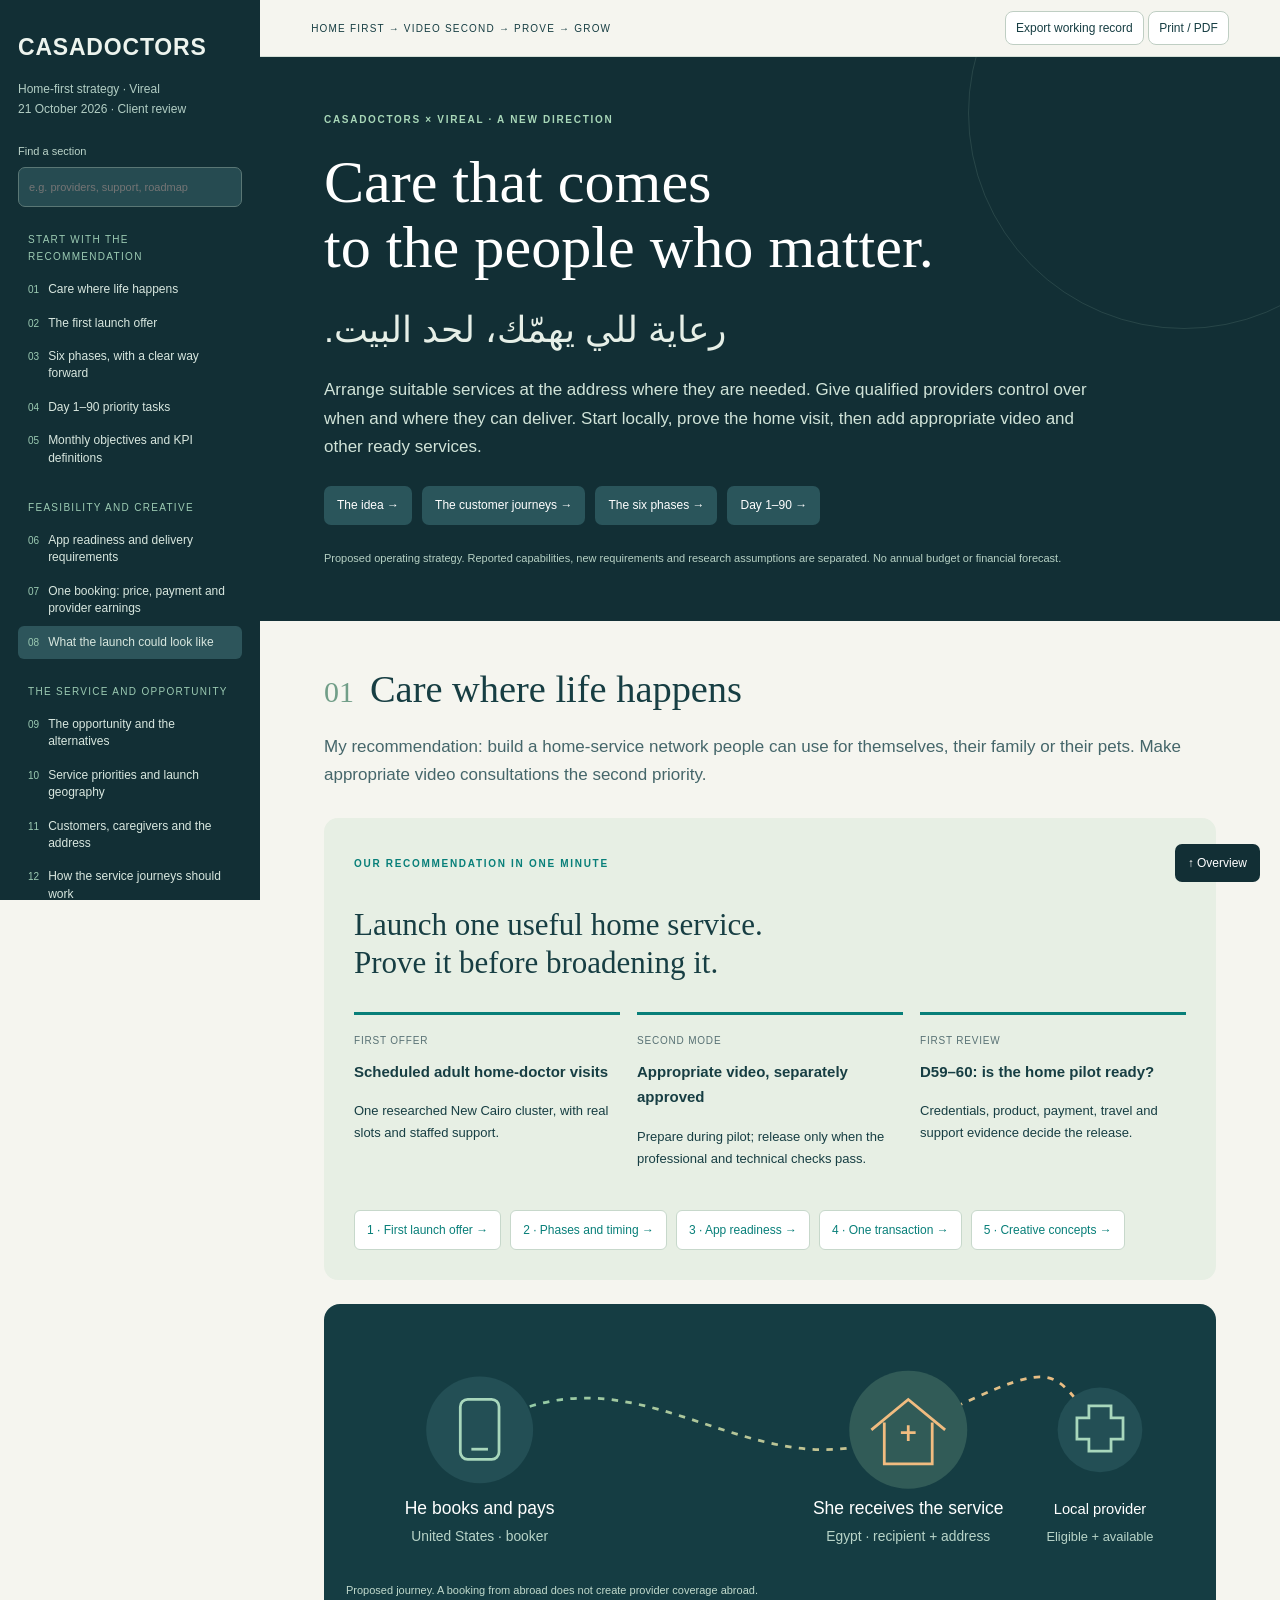
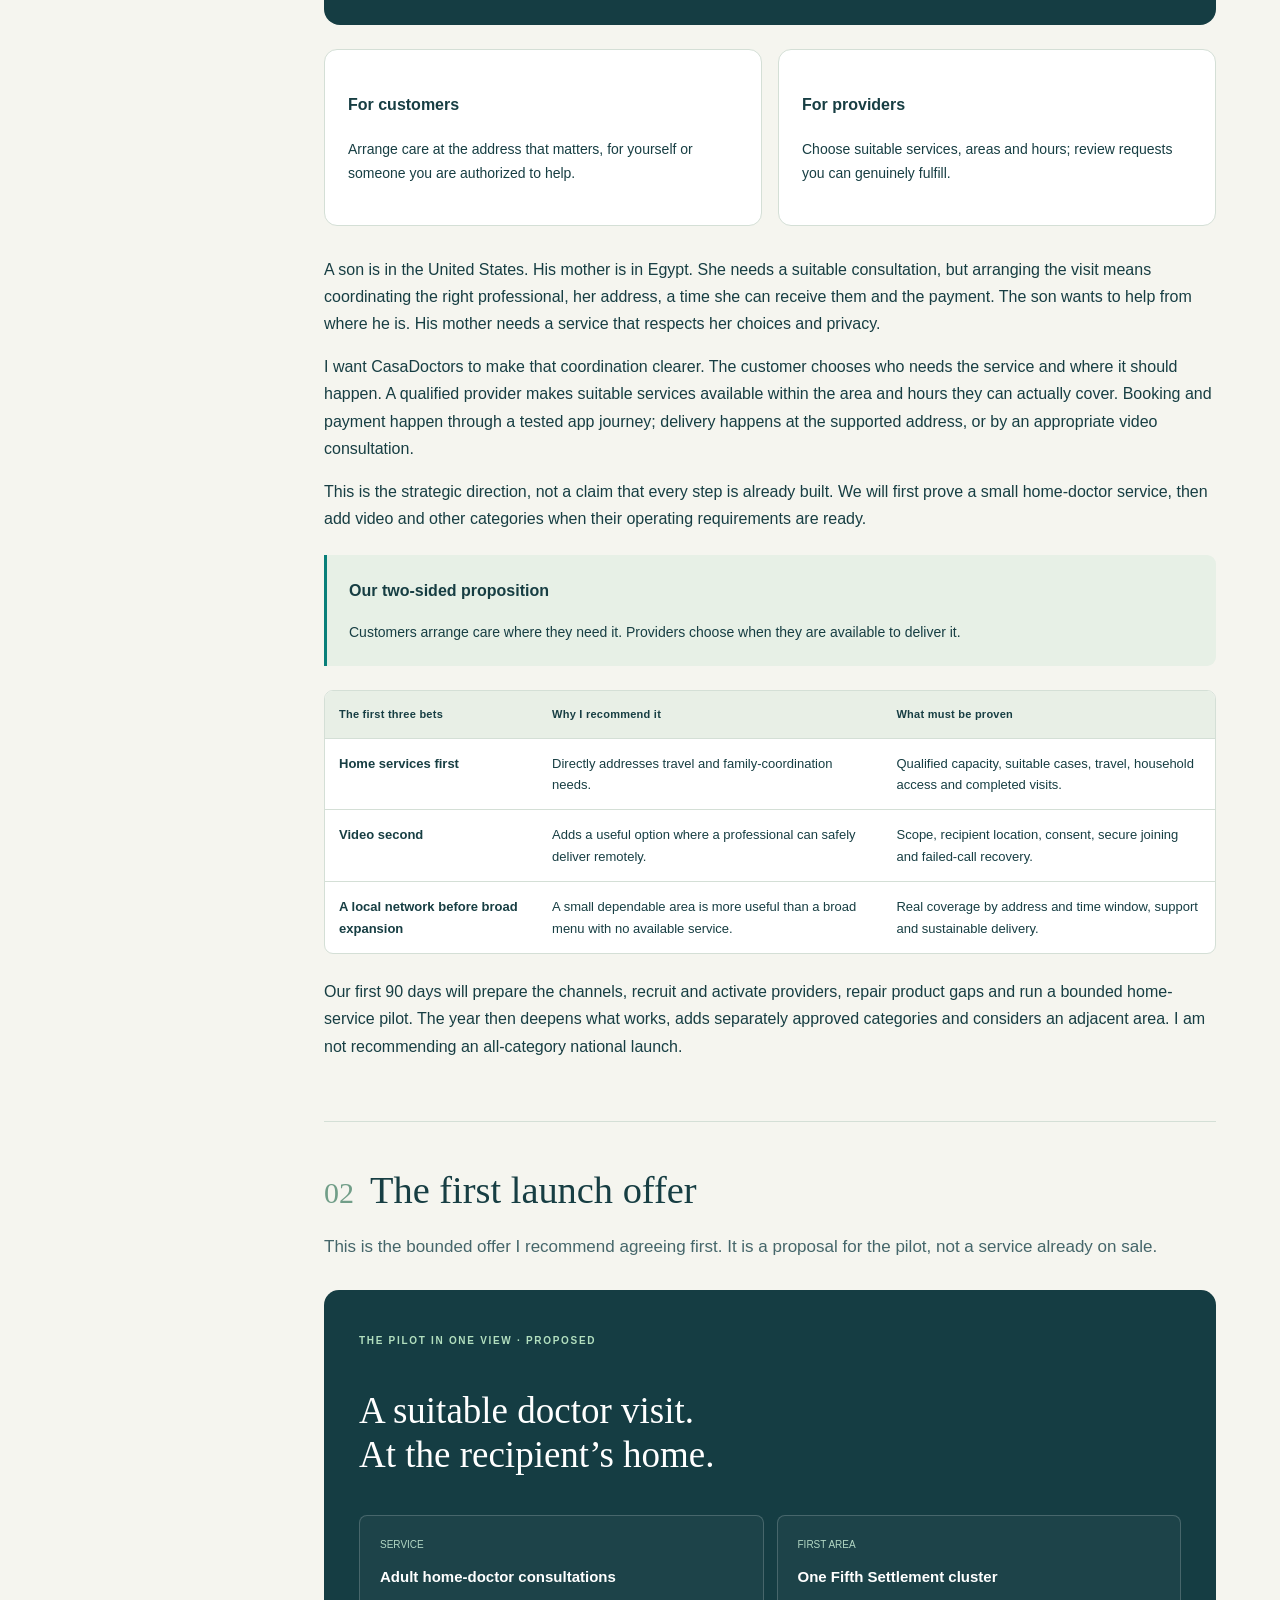
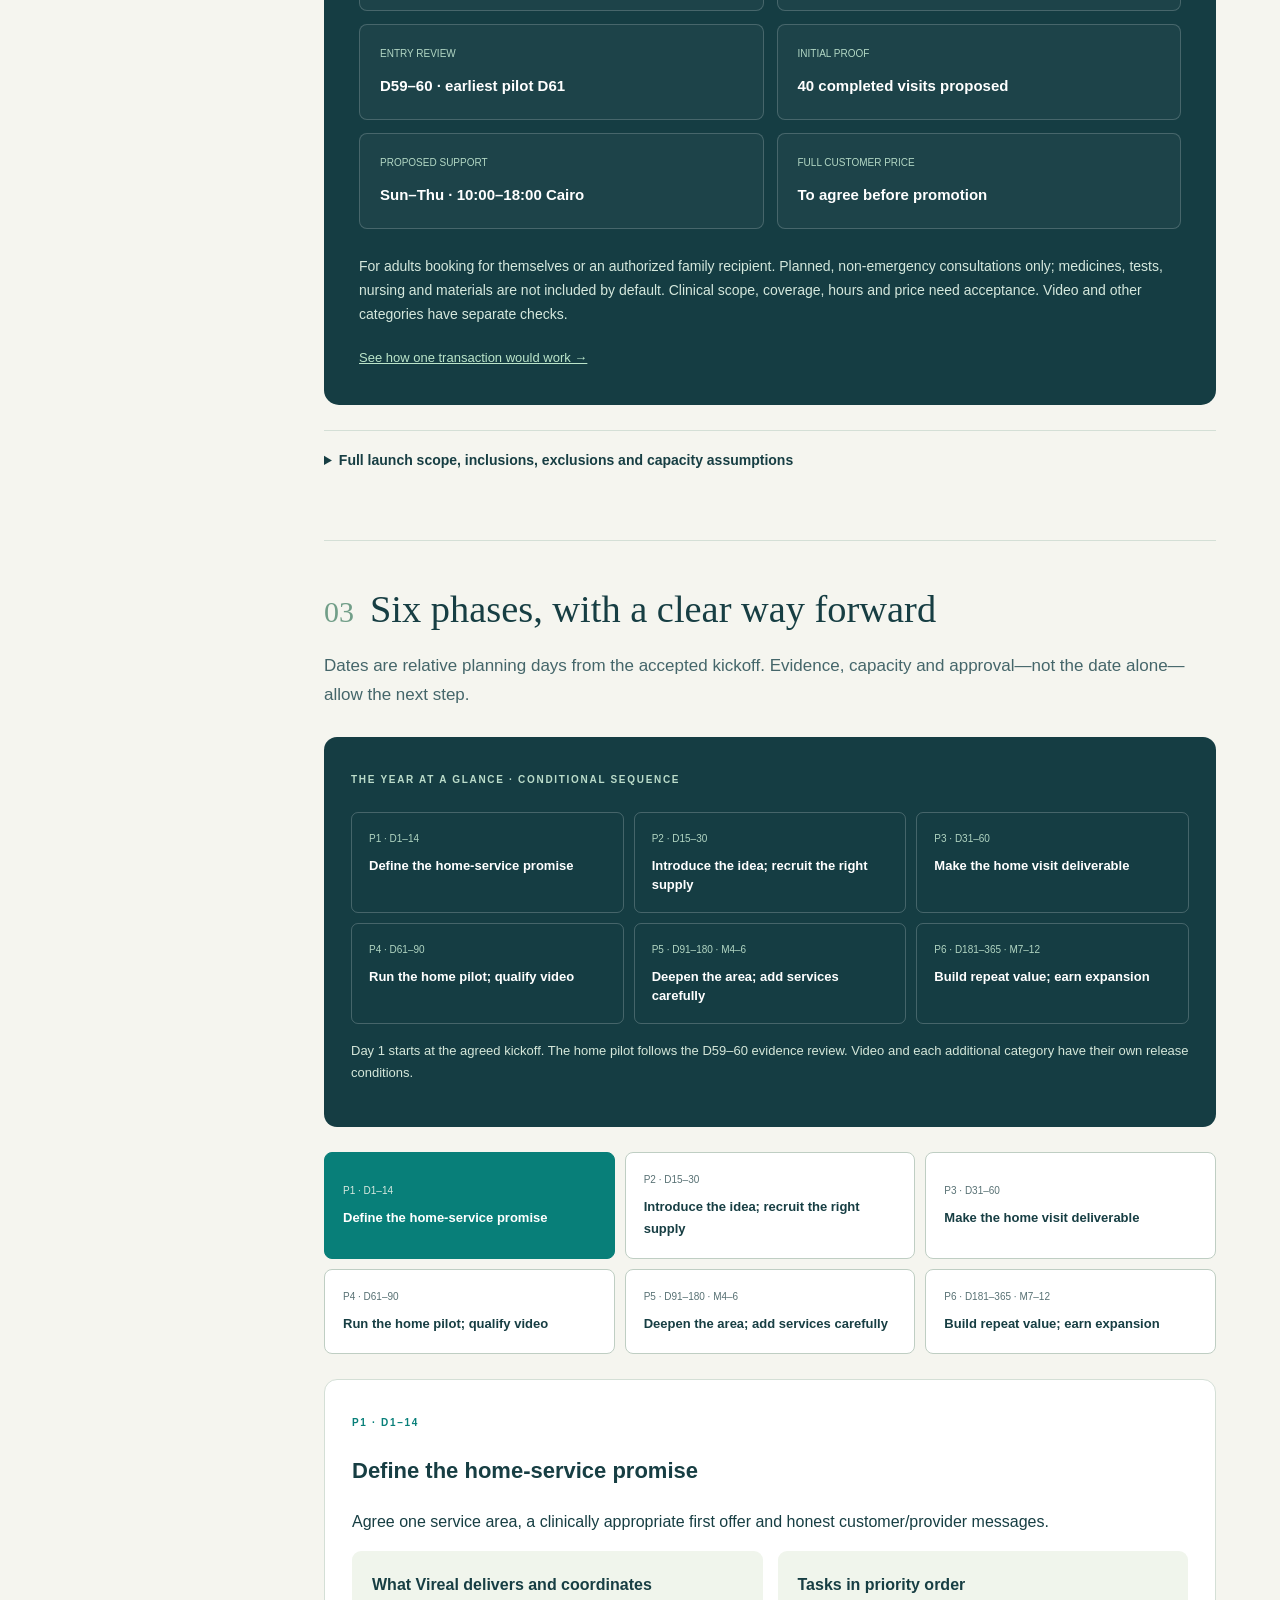
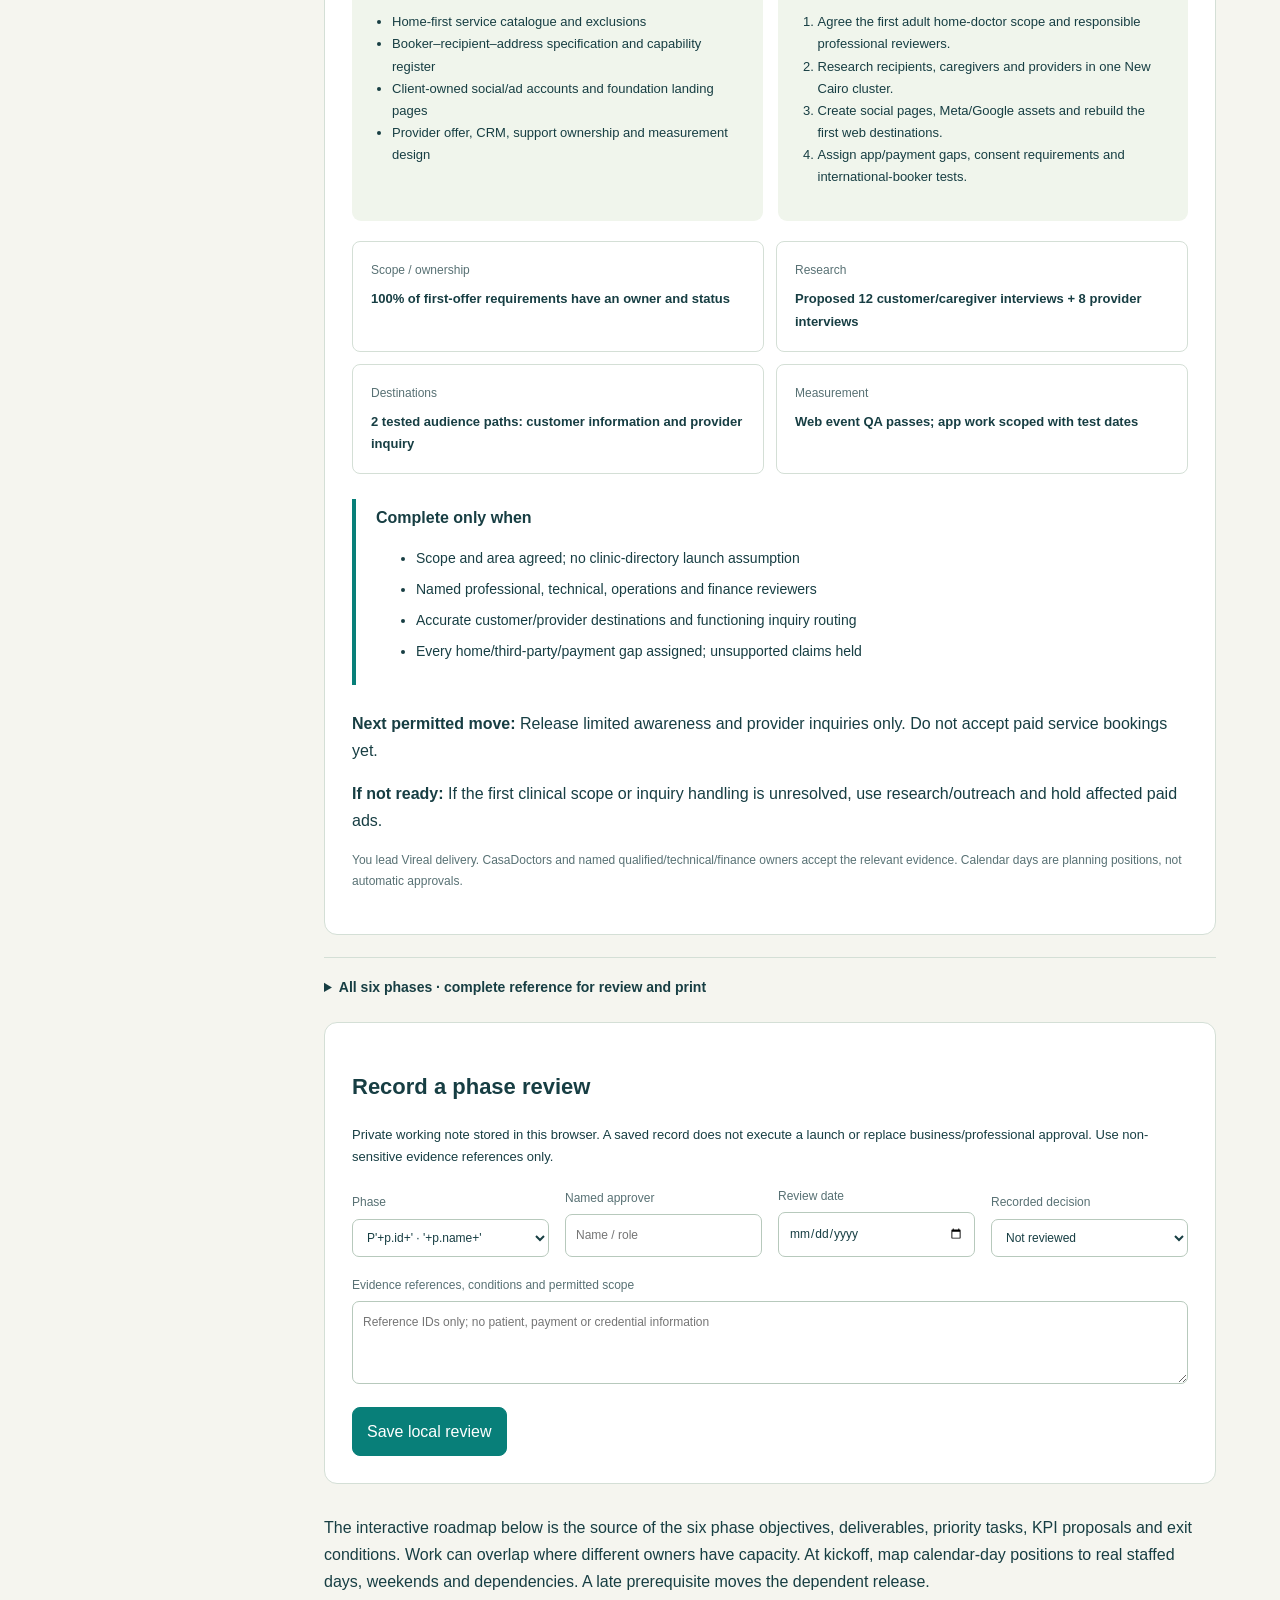
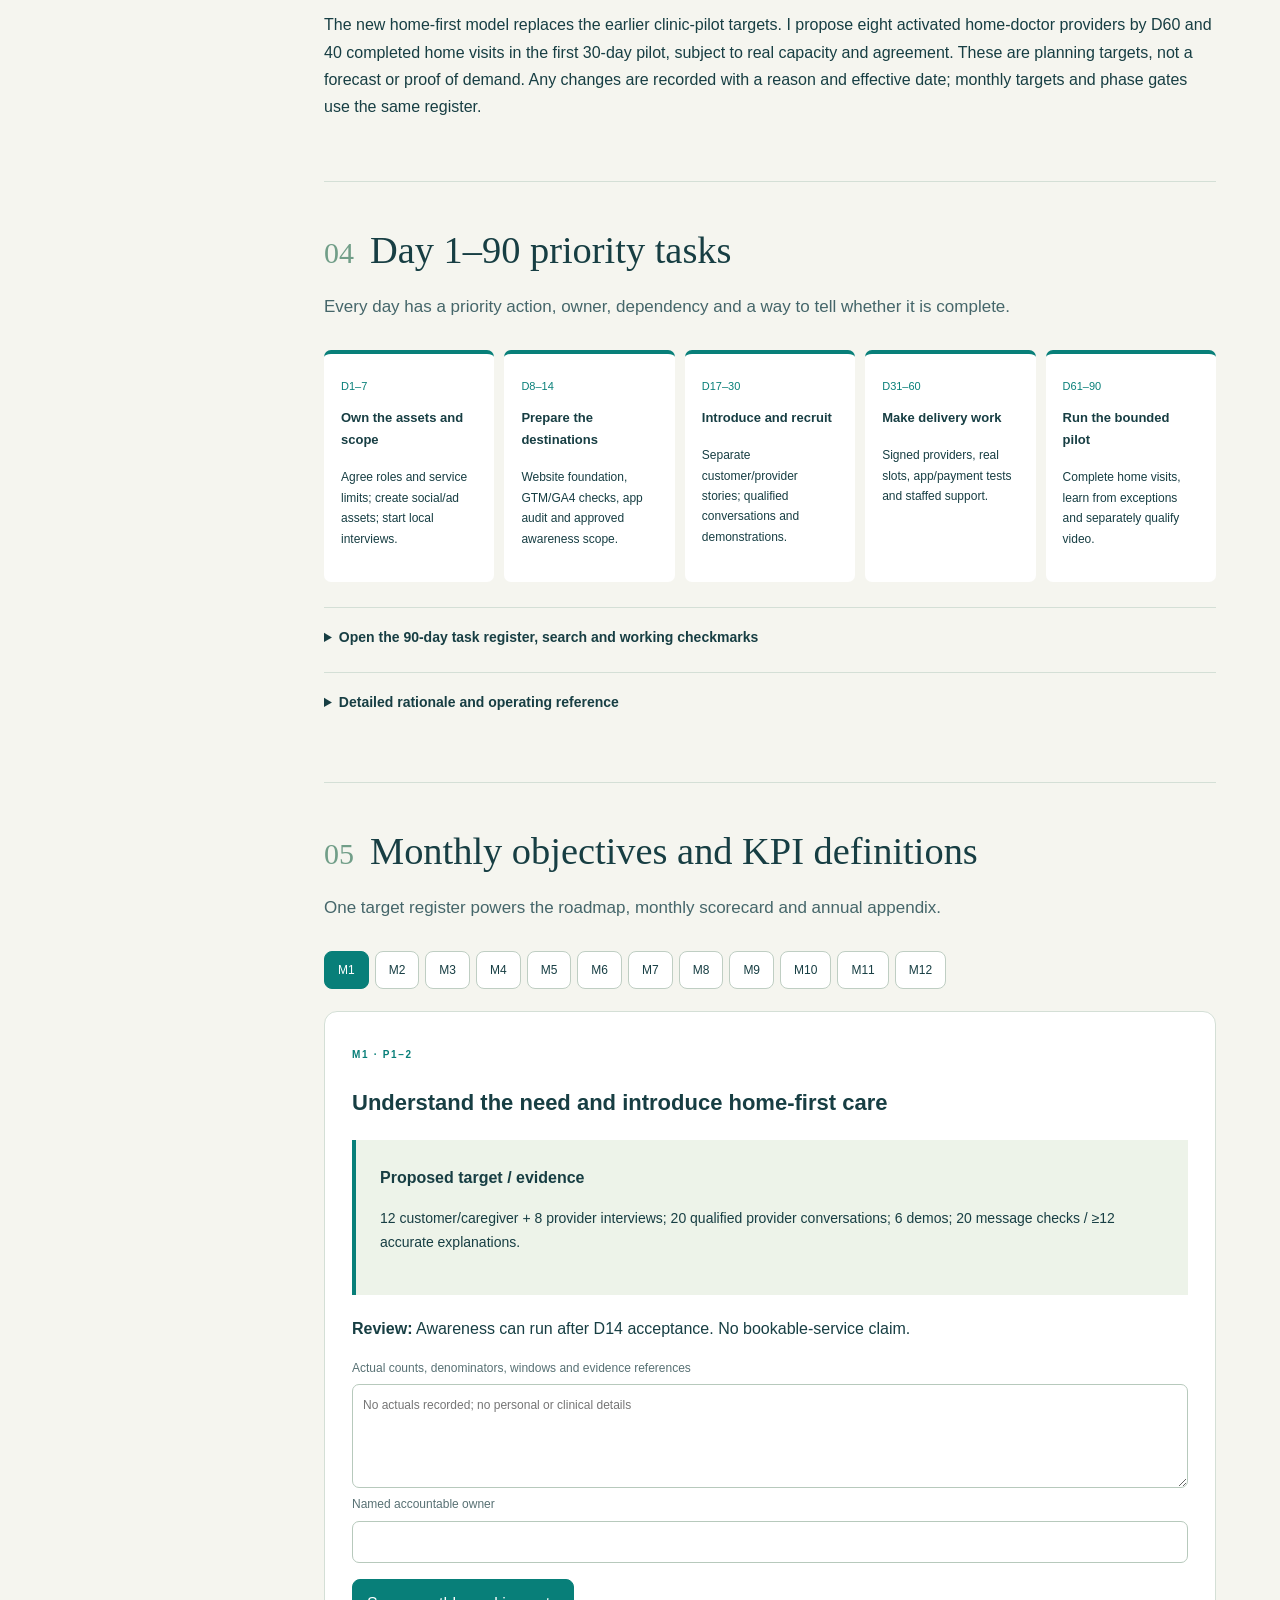
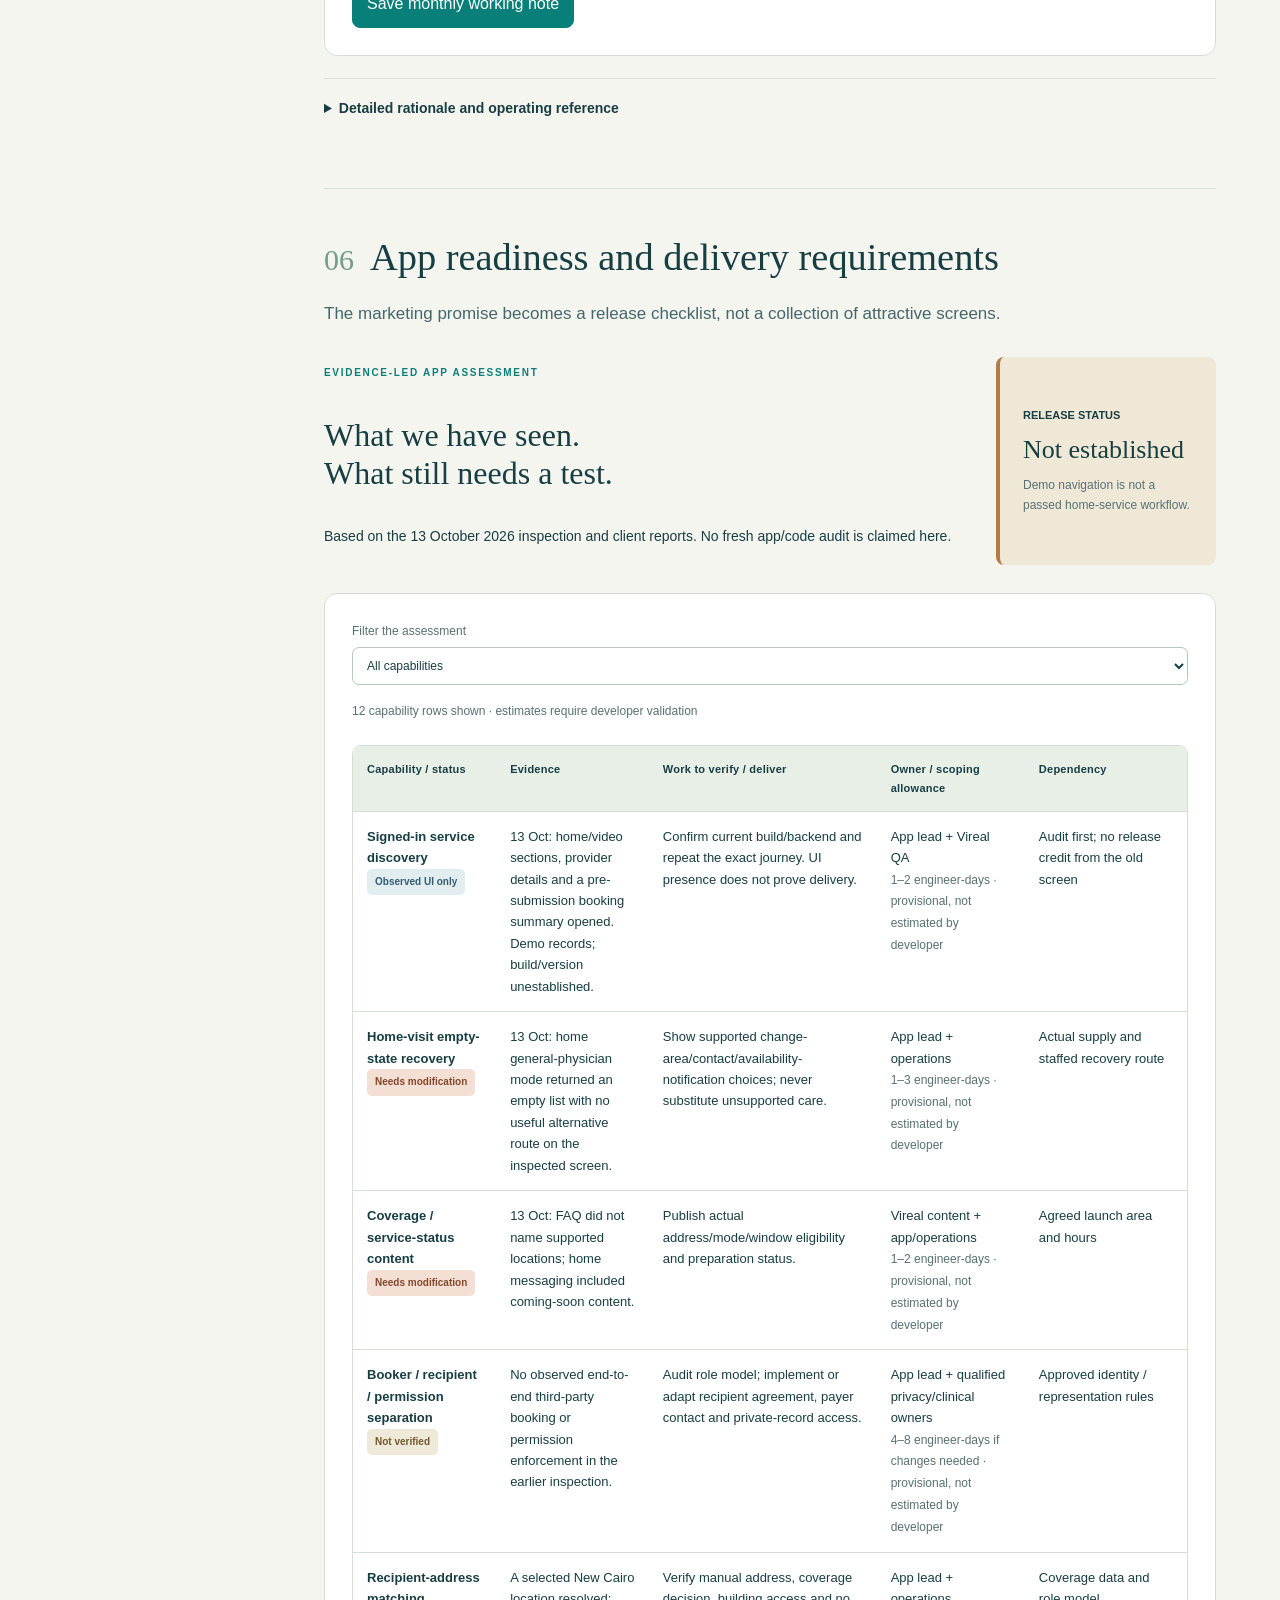
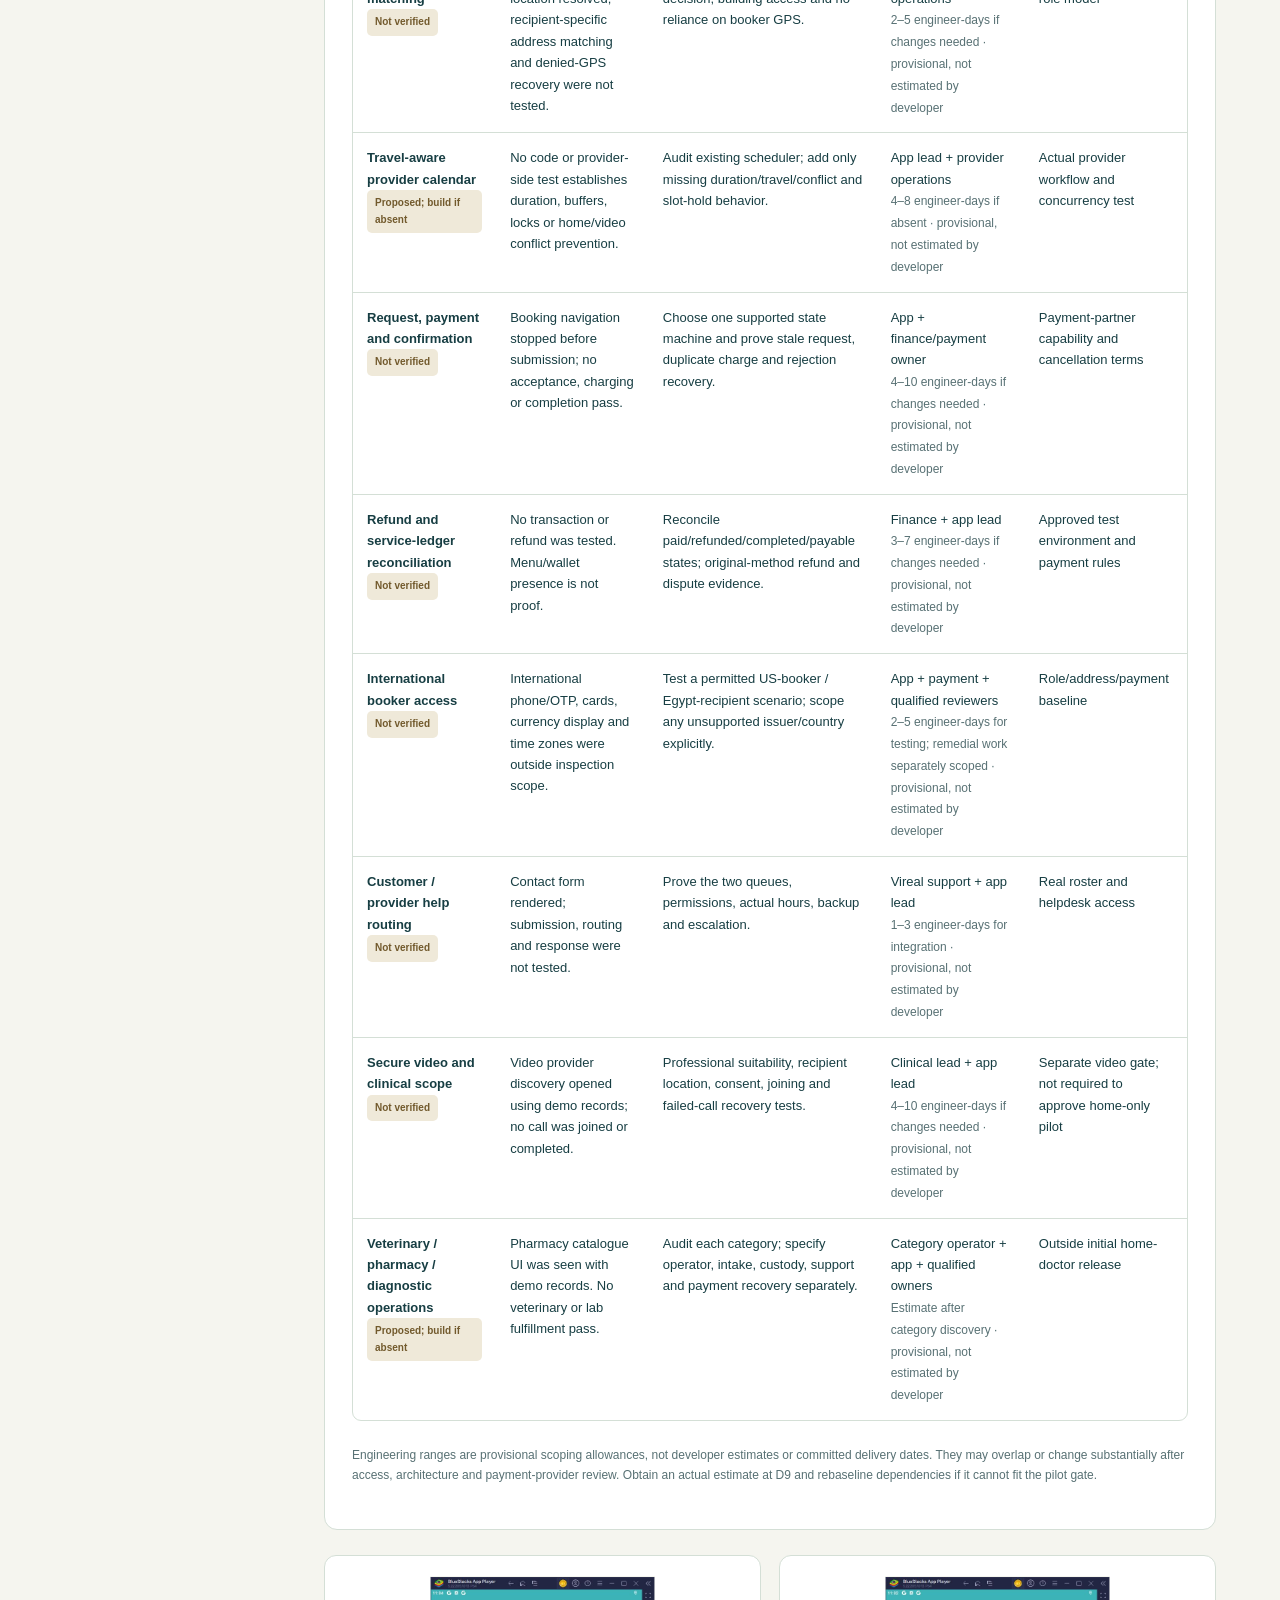
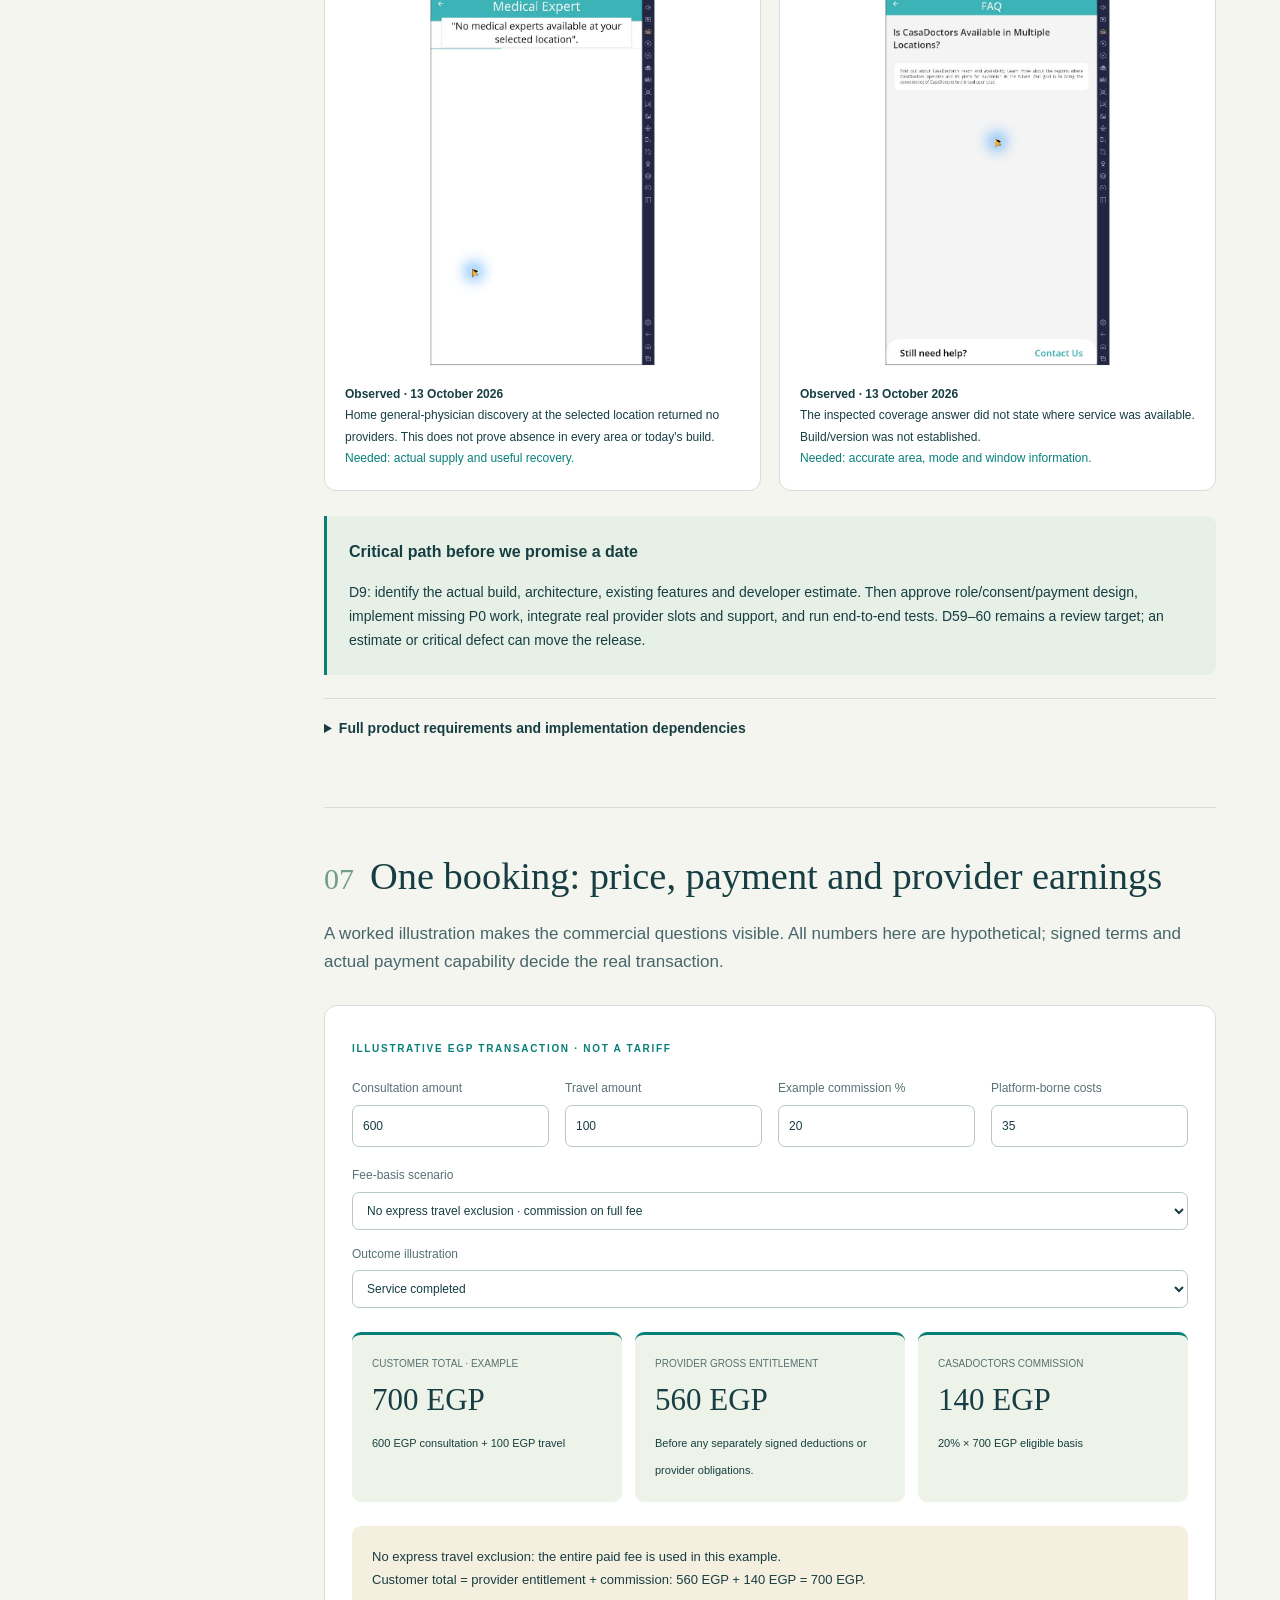
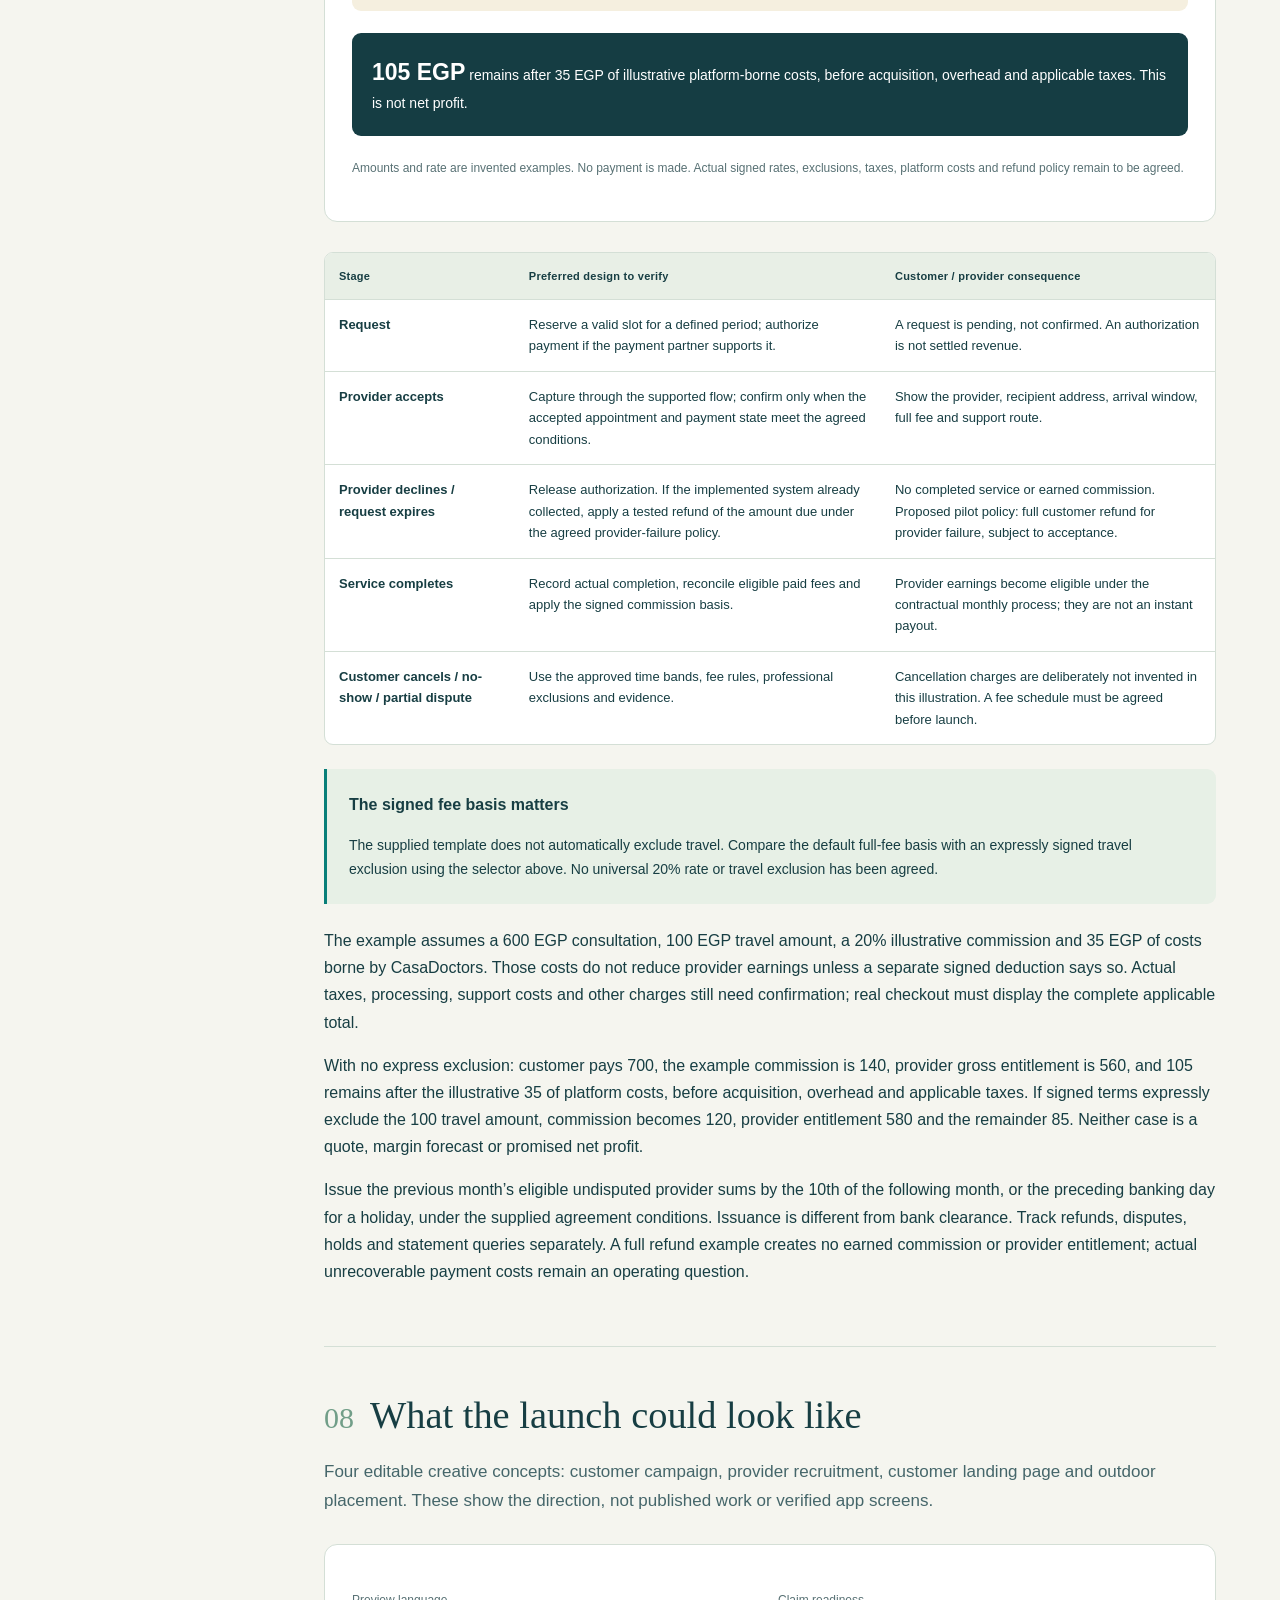
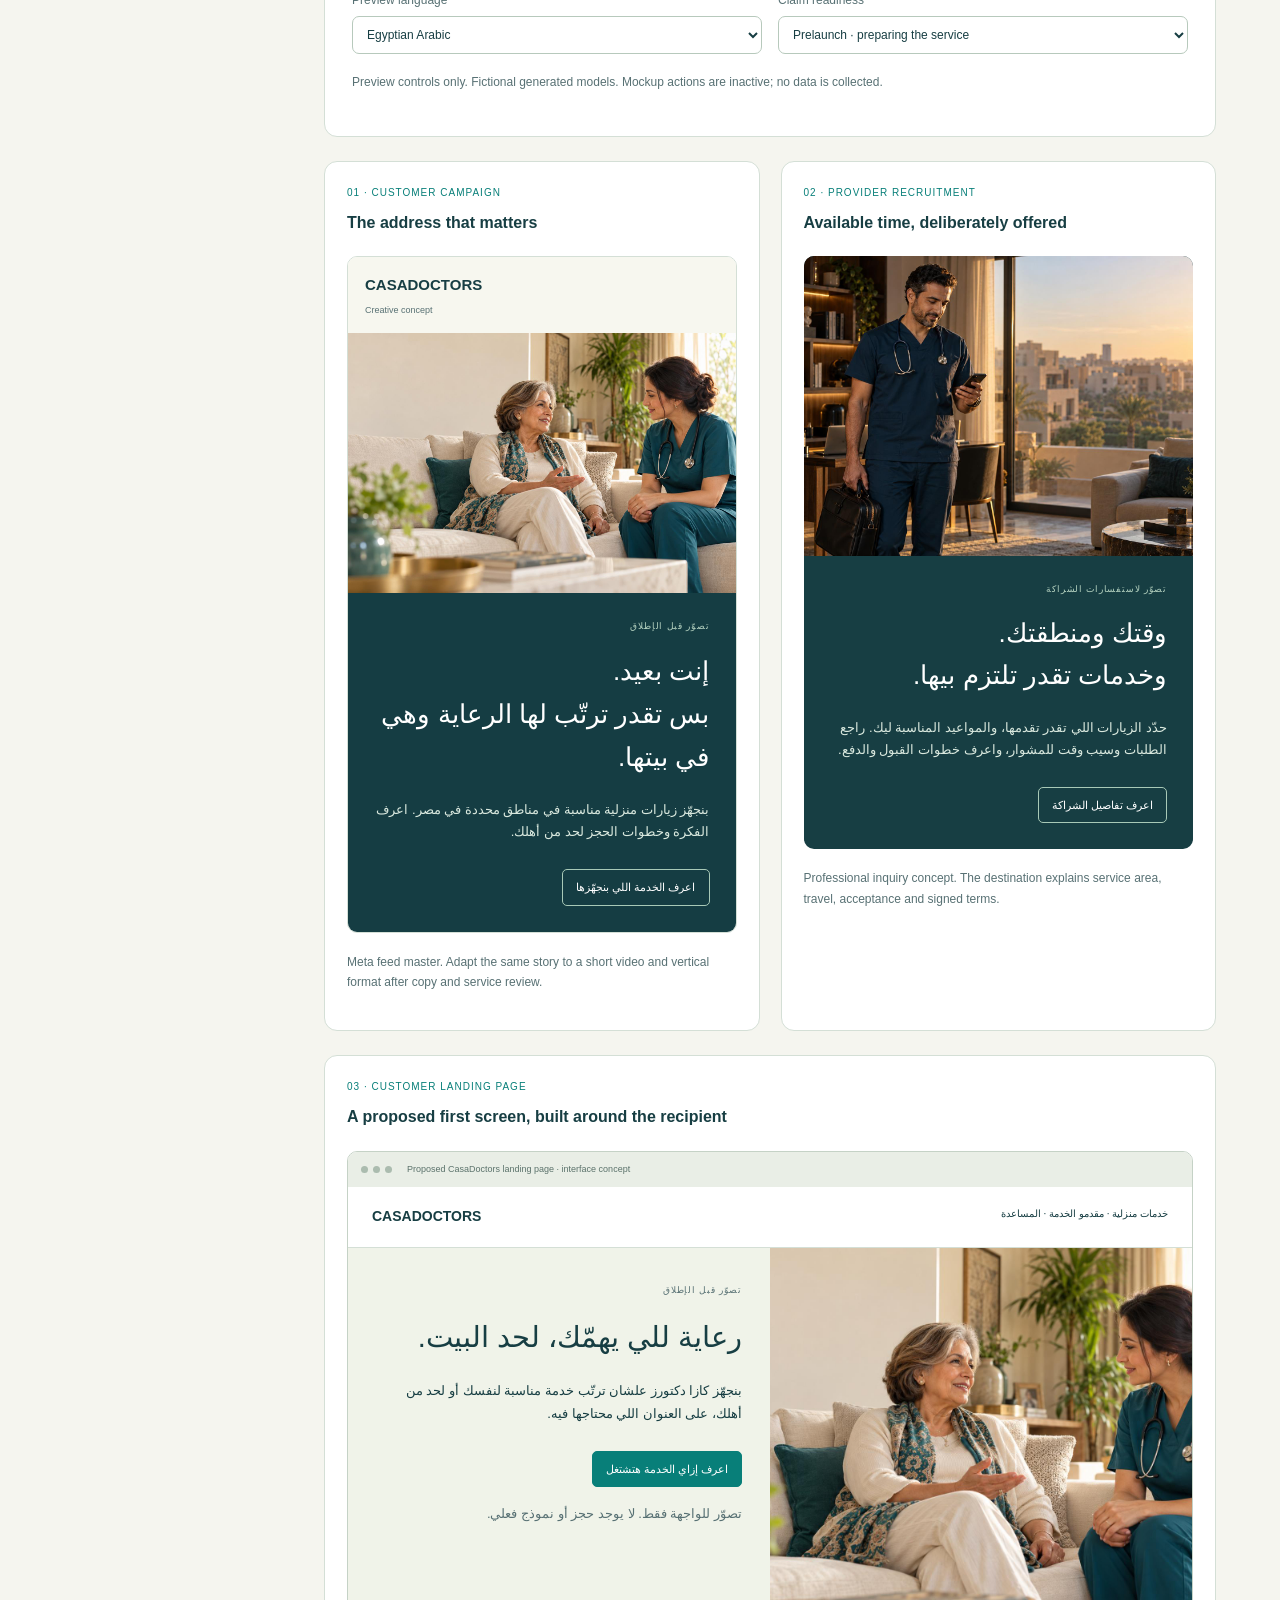
<file: index.html>
<!doctype html><html lang="en"><head><meta charset="utf-8"><meta name="viewport" content="width=device-width,initial-scale=1"><title>CasaDoctors | Home-first business and marketing plan</title><meta name="description" content="Vireal’s proposed home-first CasaDoctors launch: suitable home services, video second, clear provider availability and phased delivery."><style>:root{--ink:#173e43;--muted:#587174;--teal:#087f79;--nav:#122f35;--paper:#f5f5ef;--line:#d4dfd6;--gold:#b47b48}*{box-sizing:border-box}[hidden]{display:none!important}html{scroll-behavior:smooth;scroll-padding-top:85px}body{margin:0;background:var(--paper);color:var(--ink);font:16px/1.7 'Segoe UI',Arial,sans-serif}button,input,select,textarea{font:inherit}button{cursor:pointer;border:1px solid #bfcec3;background:white;color:var(--ink);border-radius:8px;padding:10px 14px}button:hover{border-color:var(--teal)}button:focus-visible,a:focus-visible,input:focus-visible,select:focus-visible,summary:focus-visible{outline:3px solid #b47b48;outline-offset:3px}button[aria-pressed=true],button.primary{background:var(--teal);color:white;border-color:var(--teal)}a{color:var(--teal)}aside{position:fixed;inset:0 auto 0 0;width:260px;overflow:auto;background:var(--nav);color:#edf4ee;padding:28px 18px}.brand{font-size:23px;font-weight:700;letter-spacing:.8px}aside>small{color:#b2cec4;display:block;margin:12px 0 22px}aside a{color:#d8e7df;text-decoration:none;display:flex;gap:9px;padding:8px 10px;font-size:12px;line-height:1.45;border-radius:6px}aside a:hover,aside a.active{background:#2d555b}aside a span{color:#9ccbb3;font-size:10px;padding-top:2px}.nav-group{color:#9ccbb3;font-size:10px;letter-spacing:1.3px;margin:24px 10px 8px;text-transform:uppercase}.nav-search{font-size:11px;color:#bbd4c9}aside input{background:#264b51;color:white;border-color:#5a7775}main{margin-left:260px}.topbar{position:sticky;top:0;z-index:20;background:#f5f5eff5;backdrop-filter:blur(8px);display:flex;align-items:center;justify-content:space-between;gap:14px;border-bottom:1px solid var(--line);padding:11px 4vw}.topbar>span{font-size:10px;letter-spacing:1.2px}.topbar button{padding:6px 10px;font-size:12px}.mobile-nav{display:none}.hero{padding:54px 5vw 38px;background:var(--nav);color:white;position:relative;overflow:hidden}.hero:after{content:'';position:absolute;width:430px;height:430px;border:1px solid #b5d6c522;border-radius:50%;right:-120px;top:-160px;pointer-events:none}.eyebrow{font-size:10px;letter-spacing:1.7px;text-transform:uppercase;font-weight:700;color:var(--teal)}.hero .eyebrow{color:#a8d7b8}h1{font:500 clamp(39px,4.7vw,66px)/1.08 Georgia,serif;max-width:800px;margin:22px 0}.hero p{max-width:780px;color:#d0e3d8;font-size:17px}.hero .ar-line{font:500 clamp(24px,2.8vw,36px)/1.6 Tahoma,Arial,sans-serif;text-align:left;color:#e6efe7}.hero-links{display:flex;gap:10px;flex-wrap:wrap;margin:24px 0}.hero-links a,.brief-link{background:#2a555b;color:white;border-radius:7px;padding:9px 13px;text-decoration:none;font-size:12px}.hero .hint{color:#b6d1c4;font-size:11px}.chapters{max-width:1530px;margin:auto;padding:0 5vw}section{padding:45px 0;border-bottom:1px solid var(--line)}.chapter-head{display:flex;align-items:baseline;gap:16px}.chapter-head>span{font:30px Georgia,serif;color:#719e88}h2{font:500 clamp(28px,3vw,40px)/1.2 Georgia,serif;margin:0}h3{font-size:22px;line-height:1.35}h4{font-size:16px;line-height:1.4}.section-intro{font-size:17px;color:#45666a;max-width:950px;margin:20px 0 28px}.section-prose>p{max-width:1000px}p{margin:16px 0}small,.hint{font-size:12px;color:var(--muted)}.panel,.cards article{background:white;border:1px solid var(--line);border-radius:13px;padding:27px;margin:20px 0}.cards{display:grid;grid-template-columns:1fr 1fr;gap:16px}.cards article{margin:0;padding:23px}.cards article p{font-size:14px}.note{padding:22px;background:#e7f0e6;border-left:3px solid var(--teal);margin:23px 0;border-radius:0 9px 9px 0}.note p{font-size:14px;margin-bottom:0}.tablewrap{overflow:auto;border:1px solid var(--line);border-radius:9px;background:white;margin:24px 0}table{border-collapse:collapse;width:100%;font-size:13px;line-height:1.65}th{background:#e8efe6;text-align:left;font-size:11px;letter-spacing:.25px}td,th{padding:14px;border-bottom:1px solid var(--line);vertical-align:top}td{min-width:140px}td:first-child{font-weight:600}tr:last-child td{border:0}td p{font-weight:400}.story-map{background:#153d43;padding:18px 22px 26px;border-radius:16px;color:white;margin:24px 0}.story-map svg{width:100%;height:auto;display:block}.story-map small{display:block;color:#c0d9cc;font-size:11px}.mobile-story{display:none}.service-grid{display:grid;grid-template-columns:repeat(3,1fr);gap:13px;margin:24px 0}.service-tile{display:flex;flex-direction:column;text-align:left;gap:13px;padding:22px;border-top:4px solid var(--accent)}.service-tile svg{width:43px;height:43px;color:var(--accent)}.service-tile b{font-size:15px}.service-tile small{font-size:11px}.service-tile[aria-pressed=true] svg,.service-tile[aria-pressed=true] small{color:white}.live-detail{border-left:4px solid var(--teal)}.live-detail h3{font:28px Georgia,serif}.live-detail p{font-size:14px}.badge{display:inline-block;padding:5px 10px;border-radius:5px;font-size:10px;font-weight:600}.badge.proposal{background:#f3e6d2;color:#70502f}.control-row{display:flex;gap:16px;flex-wrap:wrap;align-items:end;margin:18px 0}.control-row>label{flex:1;min-width:150px}label{display:block;font-size:12px;color:var(--muted)}input,select,textarea{width:100%;border:1px solid #b7c9bc;border-radius:7px;padding:10px;margin-top:6px;color:var(--ink);background:white}textarea{resize:vertical}.role-cards{display:grid;grid-template-columns:repeat(3,1fr);gap:10px;margin:22px 0}.role-cards>div{padding:17px;background:#e9f1e8;border-radius:8px;font-size:13px;border-top:3px solid #087f79}.role-cards>div:nth-child(2){border-color:#b47b48}.role-cards>div:nth-child(3){border-color:#6682a3}.journey-steps{list-style:none;padding:0;counter-reset:step}.journey-steps>li{counter-increment:step;display:grid;grid-template-columns:35px 1fr;gap:12px;padding:18px 0;border-bottom:1px solid var(--line)}.journey-steps>li:before{content:counter(step,decimal-leading-zero);font:23px Georgia,serif;color:#739d88}.journey-steps p{font-size:14px;margin:8px 0}.journey-tests{background:#f3ecd9;padding:19px;border-radius:8px;font-size:13px}.phase-strip{display:grid;grid-template-columns:repeat(3,1fr);gap:10px;margin:25px 0}.phase-strip button{text-align:left;padding:18px}.phase-strip small{display:block;font-size:10px;margin-bottom:8px}.phase-strip b{display:block;font-size:13px}.phase-strip button[aria-pressed=true] small{color:#d7e9df}.phase-blocks{display:grid;grid-template-columns:1fr 1fr;gap:15px}.phase-blocks>div{padding:20px;background:#f0f5ec;border-radius:9px}.phase-blocks ul,.phase-blocks ol{padding-left:20px;font-size:13px}.phase-kpis{display:grid;grid-template-columns:1fr 1fr;gap:12px;margin:20px 0}.phase-kpis>div{border:1px solid var(--line);padding:18px;border-radius:8px;font-size:13px}.phase-kpis small{display:block;margin-bottom:8px}.phase-review{border-left:4px solid var(--teal);padding:5px 0 5px 20px;margin:25px 0}.phase-review li{font-size:14px;margin:7px 0}.record p{font-size:13px}.record>button{margin-top:16px}.record [role=status]{font-size:12px;margin-left:12px}.task-table{max-height:680px;overflow:auto}.task-table thead{position:sticky;top:0;z-index:2}.task-table td:nth-child(2){min-width:250px}.task-table td:nth-child(2) b,.task-table td:nth-child(2) small{display:block}.task-check{display:flex;gap:10px;align-items:center;white-space:nowrap}.task-check input{width:17px;margin:0}.task-table tr.done{background:#eef4e9}.task-table tr.done td:nth-child(2) b{color:#547865}.month-buttons{display:flex;gap:6px;flex-wrap:wrap;margin:22px 0}.month-buttons button{font-size:12px;padding:8px 13px}.month-score{background:#edf3e9;border-left:4px solid var(--teal);padding:24px;margin:20px 0}.month-score p{font-size:14px}.macro-grid{display:grid;grid-template-columns:repeat(4,1fr);gap:13px}.macro-grid>div{background:#e8f0e6;border-left:3px solid var(--teal);padding:22px 16px}.macro-grid strong{display:block;font:35px Georgia,serif}.macro-grid b{display:block;font-size:11px;margin:14px 0 5px}.macro-grid small{font-size:10px}.channel-bars>div{display:grid;grid-template-columns:110px 1fr 60px;gap:12px;align-items:center;margin:17px 0;font-size:13px}.channel-bars i{height:22px;background:#edf1e7;border-radius:4px}.channel-bars i b{display:block;height:100%;background:var(--teal);border-radius:4px}.channel-bars>div:nth-child(2) i b{background:#3c6b82}.channel-bars>div:nth-child(3) i b{background:#7c916e}.channel-bars>div:nth-child(4) i b{background:#b47b48}.availability-track{display:flex;gap:6px;align-items:stretch;margin:23px 0;height:70px}.availability-track>span{background:#d3e9dc;border-radius:6px;font-size:12px;display:flex;align-items:center;justify-content:center;flex-direction:column;text-align:center;min-width:0}.availability-track>span.buffer{background:#f0e1c8;color:#755638}.availability-track>span.unused{background:#e7ebdf;color:#596c66}.availability-track small{font-size:10px}.media-stack{display:flex;height:54px;border-radius:8px;overflow:hidden;margin:24px 0}.media-stack>div{display:flex;align-items:center;justify-content:center;color:white;font-size:13px}.media-legend{display:grid;grid-template-columns:1fr 1fr;gap:12px}.media-legend>div{padding:15px;background:#eef3ea;border-left:4px solid var(--color);font-size:13px}.media-legend b{float:right}.copy-pair{display:grid;grid-template-columns:1fr 1fr;gap:17px;margin:22px 0}.copy-pair>div{padding:25px;background:#eef3ea;border-radius:9px}.copy-pair h3{font:500 27px/1.3 Georgia,serif}.copy-pair [lang=ar]{font-family:Tahoma,Arial,sans-serif}.copy-pair [lang=ar] h3{font:500 25px/1.55 Tahoma,Arial,sans-serif}.copy-pair p{font-size:14px}.copy-pair small{font-size:10px}.campaign{background:white;border:1px solid var(--line);padding:25px;border-radius:12px;margin:20px 0}.campaign>small{color:var(--teal);font-size:10px;letter-spacing:1px}.campaign h4{font:27px Georgia,serif;margin:14px 0}.campaign>p{font-size:13px}.cta-label{font-weight:600;font-size:12px;display:block;margin-top:14px}.video-links{display:flex;gap:9px;flex-wrap:wrap;margin:22px 0}.video-links a{display:inline-block;padding:9px 13px;border:1px solid var(--line);border-radius:6px;text-decoration:none;font-size:13px}.campaign-reference>p{font-size:14px}details{margin:22px 0;border-top:1px solid var(--line);padding-top:18px}summary{cursor:pointer;font-weight:600;font-size:14px}.phase-reference{padding:20px 0;border-bottom:1px solid var(--line)}.phase-reference table{font-size:12px}.phase-reference>p{font-size:14px}footer{padding:35px 5vw;color:var(--muted);font-size:12px}.back-top{position:fixed;bottom:18px;right:20px;background:var(--nav);color:white;border:0;font-size:12px}#status{position:fixed;bottom:68px;right:20px;background:var(--nav);color:white;border-radius:7px;font-size:12px;padding:10px 15px;display:none}.section-prose{margin-top:30px}.section-prose>p:first-child{margin-top:0}.research-label{display:flex;gap:8px;flex-wrap:wrap;margin:15px 0}.progress-line{height:7px;background:#dce6d8;border-radius:4px;overflow:hidden;margin-top:12px}.progress-line i{height:100%;background:var(--teal);display:block}body[lang=ar]{font-family:Tahoma,Arial,sans-serif}@media(min-width:1400px){.hero{padding-top:65px}}@media(max-width:1120px){.macro-grid{grid-template-columns:1fr 1fr}.service-grid{grid-template-columns:1fr 1fr}.phase-strip{grid-template-columns:1fr 1fr}}@media(max-width:850px){aside{display:none}main{margin-left:0}.topbar>span{display:none}.mobile-nav{display:block;max-width:58%;margin:0;font-size:12px}.topbar{gap:9px;padding:10px 4vw}.topbar .export-button{display:none}.hero{padding:38px 6vw}.chapters{padding:0 6vw}.story-map{padding:15px}.role-cards{grid-template-columns:1fr}.phase-blocks{grid-template-columns:1fr}.topbar button{font-size:11px;padding:7px}.section-intro{font-size:16px}.copy-pair{grid-template-columns:1fr}.control-row>label{min-width:130px}}@media(max-width:520px){h1{font-size:40px}.hero .ar-line{text-align:right;font-size:25px}.cards,.service-grid,.phase-kpis{grid-template-columns:1fr}.service-grid{gap:9px}.service-tile{display:grid;grid-template-columns:43px 1fr;align-items:center;padding:16px;gap:7px 12px}.service-tile svg{grid-row:span 2}.service-tile small{grid-column:2}.phase-strip button{padding:14px}.phase-strip b{font-size:12px}.macro-grid>div{padding:18px 12px}.macro-grid strong{font-size:29px}.panel{padding:21px}.story-map svg{display:none}.mobile-story{display:flex;flex-direction:column;align-items:center;gap:12px;padding:17px 9px;text-align:center}.mobile-story span{color:#e4bc88}.media-legend{grid-template-columns:1fr}.channel-bars>div{grid-template-columns:87px 1fr 49px;font-size:11px;gap:7px}.control-row{gap:10px}.availability-track small{display:none}.availability-track{height:58px}.availability-track>span{font-size:10px}.back-top{right:12px}.hero-links a{font-size:11px}}@media(prefers-reduced-motion:reduce){html{scroll-behavior:auto}}@media print{aside,.topbar,.back-top,#status,.record,.control-row,.month-buttons,.phase-strip,.service-grid{display:none}main{margin:0}.hero{background:white;color:var(--ink);padding:20px 0}.hero p,.hero .hint,.hero .eyebrow,.hero .ar-line{color:var(--ink)}.hero:after{display:none}.hero-links{display:none}.chapters{padding:0}.story-map{print-color-adjust:exact}.panel,.campaign,.note,.cards article{break-inside:auto}section{padding:25px 0}h2,h3,h4{break-after:avoid}.tablewrap,.task-table{overflow:visible;max-height:none}.task-table thead{position:static}table{font-size:10px}td,th{padding:7px;min-width:0}td{min-width:0}details{display:block}details>summary{margin-bottom:16px}.macro-grid,.channel-bars,.media-stack{print-color-adjust:exact}.service-reference-print{display:block!important}.panel.record{display:none}a{color:#173e43}footer{padding:20px 0}.task-check input{display:none}}.meeting-route{background:#e7efe4;padding:30px;border-radius:14px;margin:22px 0}.meeting-route h3{font:31px/1.2 Georgia,serif}.meeting-route-grid{display:grid;grid-template-columns:repeat(3,1fr);gap:17px;margin:24px 0}.meeting-route-grid>div{border-top:3px solid #087f79;padding-top:17px}.meeting-route-grid small{display:block;font-size:10px;letter-spacing:.8px}.meeting-route-grid b{display:block;font-size:15px;margin:10px 0}.meeting-route-grid p{font-size:13px}.meeting-links{display:flex;flex-wrap:wrap;gap:9px}.meeting-links a{background:white;border:1px solid #c7d8cb;border-radius:6px;padding:9px 12px;font-size:12px;text-decoration:none}.launch-offer{background:#153d43;padding:35px;border-radius:15px;color:white;margin:25px 0}.launch-offer>.eyebrow{color:#b2dfbf}.launch-offer>h3{font:37px/1.2 Georgia,serif}.offer-facts{display:grid;grid-template-columns:1fr 1fr;gap:13px;margin:26px 0}.offer-facts>div{padding:20px;background:#ffffff09;border:1px solid #ffffff30;border-radius:8px}.offer-facts small{display:block;color:#b2d7c4;font-size:10px;margin-bottom:10px}.offer-facts b{font-size:15px}.launch-offer p{font-size:14px;color:#d5e8dd}.launch-offer a{color:#bbe5ca;font-size:13px}.coverage-schematic{display:grid;grid-template-columns:210px 1fr;gap:30px;align-items:center;background:white;border:1px solid #d4dfd6;border-radius:12px;padding:28px;margin:25px 0}.coverage-circle{width:190px;height:190px;border:2px dashed #84ae96;border-radius:50%;display:flex;flex-direction:column;justify-content:center;align-items:center;background:radial-gradient(circle,#e7f2e8 0 40%,#f6f8f0 41% 100%);font-size:13px}.coverage-circle span{padding:15px;background:#153d43;color:white;border-radius:7px}.coverage-circle i{font-size:10px;margin-top:13px;color:#587174}.coverage-schematic p{font-size:14px}.readiness-head{display:grid;grid-template-columns:1fr 220px;gap:25px;margin:28px 0}.readiness-head h3{font:32px/1.2 Georgia,serif}.readiness-head p{font-size:14px}.readiness-stamp{background:#f0e8d7;border-left:4px solid #b47b48;border-radius:8px;padding:23px;display:flex;flex-direction:column;justify-content:center}.readiness-stamp strong{font:26px Georgia,serif;margin:10px 0}.readiness-stamp b{font-size:11px;text-transform:uppercase}.readiness-pill{display:inline-block;background:#efe9d9;color:#725a2d;padding:5px 8px;border-radius:5px;font-size:10px;font-weight:600}.readiness-pill.observed{background:#e2edf0;color:#355c73}.readiness-pill.modify{background:#f4dfd4;color:#83482c}.app-evidence-grid{display:grid;grid-template-columns:1fr 1fr;gap:18px;margin:25px 0}.app-evidence-grid figure{margin:0;background:white;border:1px solid #d4dfd6;border-radius:12px;padding:20px}.app-evidence-grid img{display:block;height:390px;max-width:100%;object-fit:contain;margin:auto;background:#f5f6ef}.app-evidence-grid figcaption{font-size:12px;line-height:1.8;margin-top:18px}.app-evidence-grid figcaption span{color:#087f79}.transaction-summary{display:grid;grid-template-columns:repeat(3,1fr);gap:13px;margin:24px 0}.transaction-summary>div{padding:20px;background:#edf3e8;border-radius:9px;border-top:3px solid #087f79}.transaction-summary small{display:block;font-size:10px}.transaction-summary strong{font:31px Georgia,serif;display:block;margin:10px 0}.transaction-summary span{font-size:11px}.money-remainder{padding:20px;background:#153d43;color:white;border-radius:9px;font-size:14px;margin:22px 0}.money-remainder strong{font-size:23px}.transaction-formula{font-size:13px;padding:20px;background:#f5efdf;border-radius:9px}.roadmap-summary{background:#153d43;padding:27px;color:white;border-radius:13px;margin:24px 0}.roadmap-summary .eyebrow{color:#bbdcca}.roadmap-summary p{font-size:13px;color:#d5e7da}.roadmap-ribbon{display:grid;grid-template-columns:repeat(3,1fr);gap:10px;margin-top:20px}.roadmap-ribbon a{display:flex;flex-direction:column;padding:17px;border:1px solid #ffffff35;border-radius:7px;text-decoration:none;color:white}.roadmap-ribbon small{color:#b1d5c2;font-size:10px}.roadmap-ribbon b{font-size:13px;line-height:1.5;margin-top:9px}.first-days{display:grid;grid-template-columns:repeat(5,1fr);gap:10px;margin:25px 0}.first-days>div{border-top:4px solid #087f79;background:white;border-radius:7px;padding:17px}.first-days small{color:#087f79;font-size:11px}.first-days b{display:block;font-size:13px;margin-top:9px}.first-days p{font-size:12px}.concept-grid{display:grid;grid-template-columns:1fr 1fr;gap:21px;margin:24px 0}.concept-card{background:white;border:1px solid #d4dfd6;border-radius:13px;padding:22px;margin:24px 0;overflow:hidden}.concept-grid .concept-card{margin:0;min-width:0}.concept-caption small{display:block;color:#087f79;font-size:10px;letter-spacing:1px;margin-bottom:8px}.concept-caption>b{display:block;font-size:16px;margin-bottom:20px}.concept-note{font-size:12px;color:#587174;margin-top:19px}.social-mock{border:1px solid #d4dfd6;border-radius:10px;overflow:hidden}.mock-brand{padding:15px 17px;background:#f7f7ef;font-weight:700;font-size:15px}.mock-brand small{display:block;font-size:9px;font-weight:400;margin-top:5px}.social-mock>img{width:100%;height:260px;object-fit:cover;object-position:60% center;display:block}.social-copy{padding:26px;background:#153d43;color:white;min-height:250px}.social-copy h4{font:30px/1.25 Georgia,serif;margin:0 0 20px}.social-copy[lang=ar] h4{font:26px/1.65 Tahoma,Arial,sans-serif}.social-copy p{font-size:13px;color:#d9e8de}.concept-cta{font-size:11px;display:inline-block;border:1px solid #a8c9b7;border-radius:5px;padding:8px 13px;margin-top:10px}.mock-status{display:block;font-size:9px;text-transform:uppercase;letter-spacing:.8px;color:#b5d2c0;margin-bottom:16px}.provider-mock{position:relative;background:#173e43;border-radius:10px;overflow:hidden}.provider-mock>img{width:100%;height:300px;object-fit:cover;object-position:30% center;display:block}.provider-mock>div{padding:26px;min-height:250px;color:white}.provider-mock h4{font:29px/1.3 Georgia,serif;margin:0 0 20px}.provider-mock [lang=ar] h4{font:26px/1.6 Tahoma,Arial,sans-serif}.provider-mock p{font-size:13px;color:#d9e8de}.browser-frame{border:1px solid #c5d2c6;border-radius:10px;overflow:hidden}.browser-dots{padding:10px 13px;background:#e9eee6;display:flex;align-items:center;gap:5px}.browser-dots>i{height:7px;width:7px;border-radius:50%;background:#abbcaf}.browser-dots span{font-size:9px;margin-left:10px;color:#5b726b}.landing-nav{display:flex;justify-content:space-between;padding:18px 24px;border-bottom:1px solid #d4dfd6;font-size:14px}.landing-nav span{font-size:10px}.landing-hero{display:grid;grid-template-columns:1fr 1fr;background:#f0f3e9}.landing-hero>div{padding:35px 28px}.landing-hero h4{font:34px/1.15 Georgia,serif;margin:10px 0 20px}.landing-hero [lang=ar] h4{font:29px/1.6 Tahoma,Arial,sans-serif}.landing-hero p{font-size:13px}.landing-hero>img{height:100%;min-height:410px;width:100%;object-fit:cover;object-position:62% center}.landing-hero .mock-status{color:#587174}.landing-hero .concept-cta{background:#087f79;color:white;border-color:#087f79}.landing-role-strip{padding:20px 24px;display:flex;gap:15px;flex-wrap:wrap;background:#153d43;color:#d5e5da;font-size:11px}.landing-bottom{display:grid;grid-template-columns:repeat(3,1fr);gap:20px;padding:25px}.landing-bottom b{font-size:12px}.landing-bottom p{font-size:11px;color:#587174}.outdoor-scene{position:relative;background:linear-gradient(#dce7dd,#eee6d6);padding:45px 35px 100px;min-height:480px;overflow:hidden}.street-skyline{position:absolute;bottom:40px;left:0;right:0;height:220px;display:flex;gap:12px;align-items:end;opacity:.45}.street-skyline i{display:block;background:repeating-linear-gradient(to bottom,#b9c2b4 0 18px,#8ca298 19px 23px,#b9c2b4 24px 40px);width:22%;height:130px}.street-skyline i:nth-child(2){height:210px}.street-skyline i:nth-child(4){height:170px}.billboard-frame{position:relative;z-index:2;border:10px solid #243b3c;border-radius:4px;box-shadow:10px 15px 25px #122f3530;display:grid;grid-template-columns:1fr 1.2fr;min-height:270px;background:#153d43}.billboard-frame img{width:100%;height:100%;object-fit:cover;object-position:62% center}.billboard-frame>div{padding:26px;color:white;display:flex;flex-direction:column;justify-content:center}.billboard-frame h4{font:30px/1.2 Georgia,serif;margin:12px 0}.billboard-frame [lang=ar] h4{font:29px/1.6 Tahoma,Arial,sans-serif}.billboard-frame p{font-size:12px;color:#d8e7dc}.billboard-frame .mock-brand{background:transparent;color:#c3e5cf;padding:0;font-size:12px}.billboard-post{position:absolute;bottom:30px;left:48%;width:22px;height:140px;background:#345051;z-index:1}.street-ground{position:absolute;bottom:0;left:0;right:0;height:30px;background:#82948b}.reference-hint{font-size:13px;color:#587174;margin-top:20px}@media(max-width:1100px){.first-days{grid-template-columns:repeat(3,1fr)}.concept-grid{grid-template-columns:1fr}.concept-grid .concept-card{display:block}.social-mock>img,.provider-mock>img{height:330px}.social-copy,.provider-mock>div{min-height:0}}@media(max-width:700px){.meeting-route,.launch-offer{padding:24px}.meeting-route-grid,.offer-facts,.readiness-head,.app-evidence-grid,.transaction-summary,.landing-hero,.landing-bottom{grid-template-columns:1fr}.roadmap-ribbon{grid-template-columns:1fr 1fr}.first-days{grid-template-columns:1fr 1fr}.coverage-schematic{grid-template-columns:1fr}.coverage-circle{margin:auto}.landing-nav span{display:none}.landing-hero>img{height:260px;min-height:0}.concept-card{padding:17px}.billboard-frame{grid-template-columns:1fr}.billboard-frame img{height:180px}.billboard-frame>div{padding:21px}.outdoor-scene{padding:25px 17px 95px}.billboard-frame h4,.billboard-frame [lang=ar] h4{font-size:24px}.billboard-frame .mock-status{font-size:8px}.landing-hero h4{font-size:30px}.app-evidence-grid img{height:350px}}@media print{.concept-controls{display:none}.launch-offer,.roadmap-summary,.social-copy,.provider-mock,.billboard-frame{print-color-adjust:exact}.meeting-route-grid{grid-template-columns:repeat(3,1fr)}.concept-grid{grid-template-columns:1fr 1fr}.app-evidence-grid{grid-template-columns:1fr 1fr}.app-evidence-grid img{height:250px}.concept-card{break-inside:avoid}.roadmap-ribbon{grid-template-columns:repeat(3,1fr)}.first-days{grid-template-columns:repeat(5,1fr)}}</style></head><body><aside><div class="brand">CASADOCTORS</div><small>Home-first strategy · Vireal<br>21 October 2026 · Client review</small><label class="nav-search">Find a section<input id="sectionSearch" type="search" placeholder="e.g. providers, support, roadmap"></label><nav aria-label="Plan chapters"><div class="nav-group">Start with the recommendation</div><a href="#s1"><span>01</span>Care where life happens</a><a href="#s33"><span>02</span>The first launch offer</a><a href="#s2"><span>03</span>Six phases, with a clear way forward</a><a href="#s3"><span>04</span>Day 1–90 priority tasks</a><a href="#s4"><span>05</span>Monthly objectives and KPI definitions</a><div class="nav-group">Feasibility and creative</div><a href="#s29"><span>06</span>App readiness and delivery requirements</a><a href="#s34"><span>07</span>One booking: price, payment and provider earnings</a><a href="#s35"><span>08</span>What the launch could look like</a><div class="nav-group">The service and opportunity</div><a href="#s5"><span>09</span>The opportunity and the alternatives</a><a href="#s25"><span>10</span>Service priorities and launch geography</a><a href="#s26"><span>11</span>Customers, caregivers and the address</a><a href="#s27"><span>12</span>How the service journeys should work</a><a href="#s10"><span>13</span>Providers: useful time, realistic commitments</a><a href="#s28"><span>14</span>A community built on useful local service</a><a href="#s12"><span>15</span>Customer support and provider success</a><div class="nav-group">Go to market</div><a href="#s13"><span>16</span>Customer and provider acquisition</a><a href="#s30"><span>17</span>Media buying: what runs, for whom and why</a><a href="#s8"><span>18</span>Measurement and the operating stack</a><a href="#s19"><span>19</span>Offline, partnerships and useful referrals</a><a href="#s31"><span>20</span>Slogans, voice and campaign examples</a><div class="nav-group">Business and evidence</div><a href="#s15"><span>21</span>Retention, referrals and commercial logic</a><a href="#s6"><span>22</span>Provider agreement and payment responsibilities</a><a href="#s14"><span>23</span>Who handles what, and what we agree first</a><a href="#s17"><span>24</span>What we know, and what still needs proof</a><a href="#s18"><span>25</span>Risks and the corrective move</a><div class="nav-group">Reference</div><a href="#s23"><span>26</span>Vezeeta Campaigns</a><a href="#s24"><span>27</span>Annual marketing appendix</a><a href="#s32"><span>28</span>Sources and revision notes</a></nav></aside><main><div class="topbar"><span>HOME FIRST → VIDEO SECOND → PROVE → GROW</span><select id="mobileNav" class="mobile-nav" aria-label="Jump to chapter"><option value="#s1">01 Care where life happens</option><option value="#s33">02 The first launch offer</option><option value="#s2">03 Six phases, with a clear way forward</option><option value="#s3">04 Day 1–90 priority tasks</option><option value="#s4">05 Monthly objectives and KPI definitions</option><option value="#s29">06 App readiness and delivery requirements</option><option value="#s34">07 One booking: price, payment and provider earnings</option><option value="#s35">08 What the launch could look like</option><option value="#s5">09 The opportunity and the alternatives</option><option value="#s25">10 Service priorities and launch geography</option><option value="#s26">11 Customers, caregivers and the address</option><option value="#s27">12 How the service journeys should work</option><option value="#s10">13 Providers: useful time, realistic commitments</option><option value="#s28">14 A community built on useful local service</option><option value="#s12">15 Customer support and provider success</option><option value="#s13">16 Customer and provider acquisition</option><option value="#s30">17 Media buying: what runs, for whom and why</option><option value="#s8">18 Measurement and the operating stack</option><option value="#s19">19 Offline, partnerships and useful referrals</option><option value="#s31">20 Slogans, voice and campaign examples</option><option value="#s15">21 Retention, referrals and commercial logic</option><option value="#s6">22 Provider agreement and payment responsibilities</option><option value="#s14">23 Who handles what, and what we agree first</option><option value="#s17">24 What we know, and what still needs proof</option><option value="#s18">25 Risks and the corrective move</option><option value="#s23">26 Vezeeta Campaigns</option><option value="#s24">27 Annual marketing appendix</option><option value="#s32">28 Sources and revision notes</option></select><div><button id="exportRecord" class="export-button">Export working record</button> <button id="printPlan">Print / PDF</button></div></div><header class="hero" id="top"><div class="eyebrow">CasaDoctors × Vireal · A new direction</div><h1>Care that comes<br>to the people who matter.</h1><p class="ar-line" lang="ar" dir="rtl">رعاية للي يهمّك، لحد البيت.</p><p>Arrange suitable services at the address where they are needed. Give qualified providers control over when and where they can deliver. Start locally, prove the home visit, then add appropriate video and other ready services.</p><div class="hero-links"><a href="#s1">The idea →</a><a href="#s27">The customer journeys →</a><a href="#s2">The six phases →</a><a href="#s3">Day 1–90 →</a></div><p class="hint">Proposed operating strategy. Reported capabilities, new requirements and research assumptions are separated. No annual budget or financial forecast.</p></header><div class="chapters"><section id="s1"><div class="chapter-head"><span>01</span><h2>Care where life happens</h2></div><p class="section-intro">My recommendation: build a home-service network people can use for themselves, their family or their pets. Make appropriate video consultations the second priority.</p><div class="meeting-route"><span class="eyebrow">Our recommendation in one minute</span><h3>Launch one useful home service.<br>Prove it before broadening it.</h3><div class="meeting-route-grid"><div><small>FIRST OFFER</small><b>Scheduled adult home-doctor visits</b><p>One researched New Cairo cluster, with real slots and staffed support.</p></div><div><small>SECOND MODE</small><b>Appropriate video, separately approved</b><p>Prepare during pilot; release only when the professional and technical checks pass.</p></div><div><small>FIRST REVIEW</small><b>D59–60: is the home pilot ready?</b><p>Credentials, product, payment, travel and support evidence decide the release.</p></div></div><div class="meeting-links"><a href="#s33">1 · First launch offer →</a><a href="#s2">2 · Phases and timing →</a><a href="#s29">3 · App readiness →</a><a href="#s34">4 · One transaction →</a><a href="#s35">5 · Creative concepts →</a></div></div><div class="story-map"><svg viewBox="0 0 920 280" role="img" aria-label="A son in the United States chooses his mother's service address in Egypt; an eligible provider serves that address"><defs><linearGradient id="storyLine"><stop stop-color="#8bcca9"/><stop offset="1" stop-color="#f1bc80"/></linearGradient></defs><path d="M145 117C320 8 440 200 610 117S760 47 818 117" fill="none" stroke="url(#storyLine)" stroke-width="3" stroke-dasharray="7 8"/><circle cx="145" cy="117" r="58" fill="#234f55"/><rect x="124" y="84" width="42" height="65" rx="8" fill="none" stroke="#a8d7bc" stroke-width="3"/><path d="M136 138h18" stroke="#a8d7bc" stroke-width="3"/><circle cx="610" cy="117" r="64" fill="#315b57"/><path d="m570 117 40-33 40 33m-66-8v45h52v-45m-34 11h16m-8-8v17" fill="none" stroke="#f1bc80" stroke-width="3"/><circle cx="818" cy="117" r="46" fill="#234f55"/><path d="M806 91h24v13h13v23h-13v13h-24v-13h-13v-23h13Z" fill="none" stroke="#a8d7bc" stroke-width="3"/><text x="145" y="208" text-anchor="middle" fill="white" font-size="19">He books and pays</text><text x="145" y="238" text-anchor="middle" fill="#b8d4c8" font-size="15">United States · booker</text><text x="610" y="208" text-anchor="middle" fill="white" font-size="19">She receives the service</text><text x="610" y="238" text-anchor="middle" fill="#b8d4c8" font-size="15">Egypt · recipient + address</text><text x="818" y="208" text-anchor="middle" fill="white" font-size="16">Local provider</text><text x="818" y="238" text-anchor="middle" fill="#b8d4c8" font-size="14">Eligible + available</text></svg><div class="mobile-story">Son abroad · books and pays <span>→</span> Mother in Egypt · receives care <span>←</span> Approved local provider</div><small>Proposed journey. A booking from abroad does not create provider coverage abroad.</small></div><div class="cards"><article><h4>For customers</h4><p>Arrange care at the address that matters, for yourself or someone you are authorized to help.</p></article><article><h4>For providers</h4><p>Choose suitable services, areas and hours; review requests you can genuinely fulfill.</p></article></div><div class="section-prose"><p>A son is in the United States. His mother is in Egypt. She needs a suitable consultation, but arranging the visit means coordinating the right professional, her address, a time she can receive them and the payment. The son wants to help from where he is. His mother needs a service that respects her choices and privacy.</p><p>I want CasaDoctors to make that coordination clearer. The customer chooses who needs the service and where it should happen. A qualified provider makes suitable services available within the area and hours they can actually cover. Booking and payment happen through a tested app journey; delivery happens at the supported address, or by an appropriate video consultation.</p><p>This is the strategic direction, not a claim that every step is already built. We will first prove a small home-doctor service, then add video and other categories when their operating requirements are ready.</p><div class="note"><b>Our two-sided proposition</b><p>Customers arrange care where they need it. Providers choose when they are available to deliver it.</p></div><div class="tablewrap"><table><thead><tr><th>The first three bets</th><th>Why I recommend it</th><th>What must be proven</th></tr></thead><tbody><tr><td>Home services first</td><td>Directly addresses travel and family-coordination needs.</td><td>Qualified capacity, suitable cases, travel, household access and completed visits.</td></tr><tr><td>Video second</td><td>Adds a useful option where a professional can safely deliver remotely.</td><td>Scope, recipient location, consent, secure joining and failed-call recovery.</td></tr><tr><td>A local network before broad expansion</td><td>A small dependable area is more useful than a broad menu with no available service.</td><td>Real coverage by address and time window, support and sustainable delivery.</td></tr></tbody></table></div><p>Our first 90 days will prepare the channels, recruit and activate providers, repair product gaps and run a bounded home-service pilot. The year then deepens what works, adds separately approved categories and considers an adjacent area. I am not recommending an all-category national launch.</p></div></section><section id="s33"><div class="chapter-head"><span>02</span><h2>The first launch offer</h2></div><p class="section-intro">This is the bounded offer I recommend agreeing first. It is a proposal for the pilot, not a service already on sale.</p><div class="launch-offer"><span class="eyebrow">The pilot in one view · proposed</span><h3>A suitable doctor visit.<br>At the recipient’s home.</h3><div class="offer-facts"><div><small>SERVICE</small><b>Adult home-doctor consultations</b></div><div><small>FIRST AREA</small><b>One Fifth Settlement cluster</b></div><div><small>ENTRY REVIEW</small><b>D59–60 · earliest pilot D61</b></div><div><small>INITIAL PROOF</small><b>40 completed visits proposed</b></div><div><small>PROPOSED SUPPORT</small><b>Sun–Thu · 10:00–18:00 Cairo</b></div><div><small>FULL CUSTOMER PRICE</small><b>To agree before promotion</b></div></div><p>For adults booking for themselves or an authorized family recipient. Planned, non-emergency consultations only; medicines, tests, nursing and materials are not included by default. Clinical scope, coverage, hours and price need acceptance. Video and other categories have separate checks.</p><a href="#s34">See how one transaction would work →</a></div><details class="chapter-reference"><summary>Full launch scope, inclusions, exclusions and capacity assumptions</summary><div class="section-prose"><div class="tablewrap"><table><thead><tr><th>Decision</th><th>Proposed first offer</th><th>Before we promise it</th></tr></thead><tbody><tr><td>Service</td><td>Scheduled, non-emergency adult home-doctor consultations. Start with appropriately qualified general-practice / internal-medicine providers and a professionally approved scope.</td><td>Clinical reviewer signs off eligible cases, exclusions, visit content and escalation. No automatic nursing, procedures or emergency response.</td></tr><tr><td>Customer situations</td><td>Adults booking for themselves; adults arranging care for a parent or relative who agrees or has an authorized representative. Older adults and people who find travel difficult are key research audiences.</td><td>Recipient consent and authority are checked; paying does not grant clinical-record access.</td></tr><tr><td>Area</td><td>One researched North Lotus / Fifth Settlement cluster. Approximate 5 km is the research starting point; actual coverage follows provider travel, access and windows.</td><td>Publish a specific accepted boundary, not “all New Cairo”. The map below is schematic and not a coverage map.</td></tr><tr><td>Hours</td><td>Proposed Sun–Thu 10:00–18:00 Cairo for booking support; service windows must finish inside actually covered operations and escalation.</td><td>Agree a named roster and providers’ real slots. Evening availability is a later operating decision, not a current promise.</td></tr><tr><td>Visit content</td><td>One suitable consultation by the accepted professional, agreed preparation, service coordination and an approved private documentation / next-step route.</td><td>Provider defines duration and included work. The 45-minute capacity example is illustrative, not a visit-length commitment.</td></tr><tr><td>Not included by default</td><td>Medicines, tests, consumables, nursing, transport, ongoing bedside care or emergency treatment.</td><td>Any permitted add-on needs transparent scope, price and consent. No hidden travel/material charge.</td></tr><tr><td>Customer price</td><td>To be agreed with participating providers. The next transaction section uses invented round numbers only to explain the flow.</td><td>Approve the actual full price, taxes/charges, cancellation terms and commission schedule; do not copy the example as a tariff.</td></tr><tr><td>Booking and payment</td><td>Request → professional acceptance → confirmed booking under one tested in-app payment process. Prefer authorization/capture if supported.</td><td>Prove rejection, payment pending, confirmation, cancellation and refund. Prepayment must never be described as confirmation by itself.</td></tr><tr><td>Abroad booker</td><td>Allow the US–Egypt caregiver story only after its phone, payment, time-zone and permission tests pass. Recipient and provider remain in the accepted Egypt scope.</td><td>A local self-booking pilot can be accepted separately if the abroad-booker lane is still held.</td></tr><tr><td>Success / next step</td><td>Propose 8 activated home-doctor providers by D60 and 40 completed home visits during D61–90, with the existing service-quality gates.</td><td>Targets depend on real capacity and demand; actuals remain blank. D90 can authorize narrower continuation or Hold, not only growth.</td></tr></tbody></table></div><div class="note"><b>Why I start here</b><p>This offer gives us a complete service to prove: address, qualified professional, workable visit window, transparent price, payment, support and completion. More categories can follow without being dependencies for the first home visit.</p></div><div class="coverage-schematic" role="img" aria-label="Schematic only: the recipient address is matched to provider travel and support coverage; no geographic coverage verified"><div class="coverage-circle"><span>Recipient address</span><i>Research catchment</i></div><div><b>A service area is more than a radius.</b><p>Check provider start points, journey time, building access, consultation length and supported hours.</p><small>North Lotus / Fifth Settlement is proposed. This diagram does not verify any street, provider or live coverage.</small></div></div><div class="tablewrap"><table><thead><tr><th>Capacity assumption</th><th>Illustrative calculation</th><th>What it tells us</th></tr></thead><tbody><tr><td>8 providers × 2 usable home-visit slots/week × 4 weeks</td><td>64 usable slot opportunities</td><td>Two weekly slots per provider is a hypothesis to confirm after travel, availability and support.</td></tr><tr><td>40 completions at a 90% fulfillment planning threshold</td><td>At least ceil(40 ÷ 0.90) = 45 closed confirmed bookings</td><td>45 ÷ 64 ≈ 70% slot use before scheduling mismatch. This is capacity arithmetic, not proof of customer demand.</td></tr><tr><td>If only 6 providers offer the same capacity</td><td>48 opportunities; 45 confirmations use about 94%</td><td>Little room for mismatched windows or changes. Narrow/revise the pilot target or add usable capacity before acquisition.</td></tr></tbody></table></div><p>We still need evidence of how many eligible customers will request and confirm. We will set inquiry and media targets after the first local tests; this capacity example does not invent a conversion rate or a spend forecast.</p></div></details></section><section id="s2"><div class="chapter-head"><span>03</span><h2>Six phases, with a clear way forward</h2></div><p class="section-intro">Dates are relative planning days from the accepted kickoff. Evidence, capacity and approval—not the date alone—allow the next step.</p><div class="roadmap-summary"><span class="eyebrow">The year at a glance · conditional sequence</span><div class="roadmap-ribbon"><a href="#s2" data-phase-jump="0"><small>P1 · D1–14</small><b>Define the home-service promise</b></a><a href="#s2" data-phase-jump="1"><small>P2 · D15–30</small><b>Introduce the idea; recruit the right supply</b></a><a href="#s2" data-phase-jump="2"><small>P3 · D31–60</small><b>Make the home visit deliverable</b></a><a href="#s2" data-phase-jump="3"><small>P4 · D61–90</small><b>Run the home pilot; qualify video</b></a><a href="#s2" data-phase-jump="4"><small>P5 · D91–180 · M4–6</small><b>Deepen the area; add services carefully</b></a><a href="#s2" data-phase-jump="5"><small>P6 · D181–365 · M7–12</small><b>Build repeat value; earn expansion</b></a></div><p>Day 1 starts at the agreed kickoff. The home pilot follows the D59–60 evidence review. Video and each additional category have their own release conditions.</p></div><div class="phase-strip" role="group" aria-label="Select an execution phase"><button data-phase="0" aria-pressed="true"><small>P1 · D1–14</small><b>Define the home-service promise</b></button><button data-phase="1" aria-pressed="false"><small>P2 · D15–30</small><b>Introduce the idea; recruit the right supply</b></button><button data-phase="2" aria-pressed="false"><small>P3 · D31–60</small><b>Make the home visit deliverable</b></button><button data-phase="3" aria-pressed="false"><small>P4 · D61–90</small><b>Run the home pilot; qualify video</b></button><button data-phase="4" aria-pressed="false"><small>P5 · D91–180 · M4–6</small><b>Deepen the area; add services carefully</b></button><button data-phase="5" aria-pressed="false"><small>P6 · D181–365 · M7–12</small><b>Build repeat value; earn expansion</b></button></div><div id="phaseDetail" class="panel" aria-live="polite"></div><details class="reference"><summary>All six phases · complete reference for review and print</summary><article class="phase-reference"><h3>P1 · Define the home-service promise · D1–14</h3><p>Agree one service area, a clinically appropriate first offer and honest customer/provider messages.</p><div class="tablewrap"><table><thead><tr><th>Deliverables</th><th>Priority actions</th><th>KPIs</th><th>Completion conditions</th></tr></thead><tbody><tr><td>Home-first service catalogue and exclusions<br>Booker–recipient–address specification and capability register<br>Client-owned social/ad accounts and foundation landing pages<br>Provider offer, CRM, support ownership and measurement design</td><td>Agree the first adult home-doctor scope and responsible professional reviewers.<br>Research recipients, caregivers and providers in one New Cairo cluster.<br>Create social pages, Meta/Google assets and rebuild the first web destinations.<br>Assign app/payment gaps, consent requirements and international-booker tests.</td><td>Scope / ownership: 100% of first-offer requirements have an owner and status<br>Research: Proposed 12 customer/caregiver interviews + 8 provider interviews<br>Destinations: 2 tested audience paths: customer information and provider inquiry<br>Measurement: Web event QA passes; app work scoped with test dates</td><td>Scope and area agreed; no clinic-directory launch assumption<br>Named professional, technical, operations and finance reviewers<br>Accurate customer/provider destinations and functioning inquiry routing<br>Every home/third-party/payment gap assigned; unsupported claims held</td></tr></tbody></table></div><p><b>Next:</b> Release limited awareness and provider inquiries only. Do not accept paid service bookings yet.</p><p><b>Hold:</b> If the first clinical scope or inquiry handling is unresolved, use research/outreach and hold affected paid ads.</p></article><article class="phase-reference"><h3>P2 · Introduce the idea; recruit the right supply · D15–30</h3><p>Make the home-first concept understood and build a qualified provider pipeline.</p><div class="tablewrap"><table><thead><tr><th>Deliverables</th><th>Priority actions</th><th>KPIs</th><th>Completion conditions</th></tr></thead><tbody><tr><td>Separate B2C and B2B campaigns<br>Caregiver and international-booker explainer concepts<br>Provider demos and category-specific qualification<br>Website/app backlog and recipient-permission flow prototypes</td><td>Launch awareness from D17 only after Phase 1 checks.<br>Run local and small diaspora-interest tracks separately; destination remains prelaunch.<br>Contact qualified home-service professionals and test the availability proposition.<br>Use comprehension feedback to revise copy and product explanations.</td><td>Provider pipeline: 20 qualified conversations and 6 demonstrations proposed by D30<br>Message understanding: 20 exploratory checks; at least 12 explain home-first and book-for-someone-else correctly<br>Creative: 2 distinct concepts per audience tested where media is approved<br>Reporting: Audience / geography / service status kept separate</td><td>At least two weeks of usable exposure or a documented media restriction<br>Message confusion corrected; no inference of brand lift from impressions<br>Qualified supply can plausibly cover proposed visit windows<br>App/website dependencies have accepted owners and delivery dates</td></tr></tbody></table></div><p><b>Next:</b> Continue awareness while activating real supply and completing service tests.</p><p><b>Hold:</b> If supply or message understanding is weak, narrow the offer and fix it before booking promotion.</p></article><article class="phase-reference"><h3>P3 · Make the home visit deliverable · D31–60</h3><p>Activate suitable providers and prove the complete home-visit and payment workflow.</p><div class="tablewrap"><table><thead><tr><th>Deliverables</th><th>Priority actions</th><th>KPIs</th><th>Completion conditions</th></tr></thead><tbody><tr><td>Signed home-service providers and travel-aware availability<br>Recipient, address, acceptance/payment and support flows<br>Rebuilt website + app instrumentation and accessible help<br>Controlled tests including booking from abroad</td><td>Complete credentials, signed category/scope terms and CasaBusiness setup.<br>Set area, duration, travel buffer, acceptance and no-show rules.<br>Test consent, recipient contact, payment/refund and completion reconciliation.<br>Rehearse support, home-visit safety and international-booker exceptions.</td><td>Bookable supply: 8 home-doctor providers proposed, each with valid slots; quantity never replaces coverage<br>Supply quality: 100% of promoted providers pass the activation checklist<br>Tests: 100% critical scenarios pass; 0 unresolved critical safety/payment/privacy defects<br>Support: Named staffed roster and primary/backup escalation rehearsed</td><td>Actual slots cover the bounded advertised windows<br>All critical home/self/third-party/payment tests pass on the launch build<br>Support, clinical escalation and provider safety processes work<br>Fees, cancellations, refund ownership and approved payment countries clear</td></tr></tbody></table></div><p><b>Next:</b> Authorize only a capacity-limited home-doctor pilot from D61; diaspora booking only if its tests pass.</p><p><b>Hold:</b> No reliable slots, unresolved consent or broken money flow means no booking campaign. A smaller coherent pilot is acceptable.</p></article><article class="phase-reference"><h3>P4 · Run the home pilot; qualify video · D61–90</h3><p>Complete real home services, learn from exceptions and prepare video as the second service mode.</p><div class="tablewrap"><table><thead><tr><th>Deliverables</th><th>Priority actions</th><th>KPIs</th><th>Completion conditions</th></tr></thead><tbody><tr><td>Bounded home-doctor acquisition and daily service desk<br>Home-visit performance and payment reconciliation<br>Professionally approved video scope and secure-call QA<br>Evidence-based D90 review and next-category decisions</td><td>Start with an acquisition cap tied to actual slots and staffed handling.<br>Review each cancellation, delay, concern and unresolved payment daily.<br>Test video suitability, identity/location, secure joining and failed-call recovery.<br>Release a small video cohort no earlier than D75 only if its separate gate passes.</td><td>Home pilot: 40 completed home visits proposed during D61–90; not 40 unique customers by assumption<br>Delivery: Fulfillment ≥90%; provider cancellations ≤10%; arrival-window compliance ≥90%<br>Support: Nonurgent ≥90% within 4 staffed hours; booking-critical ≥95% acknowledged in 15 staffed minutes<br>Money / video: 100% transaction reconciliation; 0 critical defects; video gate separate</td><td>At least 4 active weeks reviewed with counts and causes, not rates alone<br>Quality thresholds met; overdue supported cases and due payouts resolved<br>Commercial contribution assessed from actual category costs<br>Video or category release only with its own evidence and accepted capacity</td></tr></tbody></table></div><p><b>Next:</b> Grow reliable home services. Video can remain held without pretending it launched.</p><p><b>Hold:</b> Pause the affected lane when safety, payment or support integrity fails; restrict acquisition when capacity is strained.</p></article><article class="phase-reference"><h3>P5 · Deepen the area; add services carefully · D91–180 · M4–6</h3><p>Improve the proven home/video service and pilot veterinary, nursing or partner categories one at a time.</p><div class="tablewrap"><table><thead><tr><th>Deliverables</th><th>Priority actions</th><th>KPIs</th><th>Completion conditions</th></tr></thead><tbody><tr><td>Capacity-led acquisition and provider success<br>Separately accepted veterinary / nursing releases<br>Diagnostics/pharmacy partner due diligence and controlled pilots<br>Referral, partner and offline experiments with outcomes</td><td>Keep home performance stable and release approved video before broad category expansion.<br>Pilot veterinary home visits in a separate lane when local vet capacity is ready.<br>Scope nursing tasks and clinical oversight independently.<br>Select at most one diagnostics or pharmacy pilot at a time after signed operational acceptance.</td><td>Home baseline: Fulfillment ≥95%; provider cancellations ≤5%; arrival-window compliance ≥95%<br>Support: Nonurgent ≥95% within 4 staffed hours; critical acknowledgement ≥95% in 15 staffed minutes<br>Category integrity: 100% newly promoted categories pass their own release checklist<br>Growth: Acquisition within agreed category ceiling and real slot capacity; no invented volume forecast</td><td>4 consecutive active weeks meeting growth quality thresholds<br>New category has accountable operator, signed terms, tested recovery and capacity<br>No unresolved critical issue or overdue undisputed due issuance<br>Existing area is not weakened by the new lane</td></tr></tbody></table></div><p><b>Next:</b> Retain and improve. Consider a second adjacent area or relevant commerce only with separate proof.</p><p><b>Hold:</b> Defer category or area expansion when it would overload current fulfillment or support.</p></article><article class="phase-reference"><h3>P6 · Build repeat value; earn expansion · D181–365 · M7–12</h3><p>Make the local network dependable, improve appropriate repeat use and decide where to expand.</p><div class="tablewrap"><table><thead><tr><th>Deliverables</th><th>Priority actions</th><th>KPIs</th><th>Completion conditions</th></tr></thead><tbody><tr><td>Consent-based household continuity and provider retention<br>Useful local education and carefully tested referrals<br>Conditional adjacent-area pilot / relevant commerce assessment<br>Annual outcomes review and next-year priorities</td><td>Review mature household cohorts by category and genuine need.<br>Deepen provider coverage in actual gaps before widening geography.<br>Test an adjacent area only with its own supply and support coverage.<br>Evaluate care-product commerce without turning the launch into general ecommerce.</td><td>Quality: Maintain growth thresholds: fulfillment / arrival ≥95%, provider cancellation ≤5%<br>Support: Nonurgent and booking-critical targets both ≥95% within their defined windows<br>Retention: 90-day repeat among closed cohorts; target set after observed need-based baseline<br>Expansion: 100% new areas/categories have separate acceptance; continuation and contribution reviewed</td><td>Existing and new-area results reported separately<br>Credential, support, service and due-settlement standards sustained<br>Expansion has an owner, capacity and evidence; deferral is a valid decision<br>Next-year priorities follow actual completions and household/provider feedback</td></tr></tbody></table></div><p><b>Next:</b> Agree the next operating plan from evidence. There is no automatic national or international rollout.</p><p><b>Hold:</b> Stay local or stop a weak category when real service quality or commercial evidence does not support expansion.</p></article></details><div class="panel record"><h3>Record a phase review</h3><p>Private working note stored in this browser. A saved record does not execute a launch or replace business/professional approval. Use non-sensitive evidence references only.</p><div class="control-row"><label>Phase<select id="recordPhase">'+D.phases.map((p,i)=>'<option value="'+i+'">P'+p.id+' · '+p.name+'</option>').join('')+'</select></label><label>Named approver<input id="recordOwner" placeholder="Name / role"></label><label>Review date<input id="recordDate" type="date"></label><label>Recorded decision<select id="recordDecision"><option value="">Not reviewed</option><option>Go</option><option>Conditional</option><option>Hold</option></select></label></div><label>Evidence references, conditions and permitted scope<textarea id="recordEvidence" rows="3" placeholder="Reference IDs only; no patient, payment or credential information"></textarea></label><button id="saveReview" class="primary">Save local review</button><span id="reviewStatus" role="status"></span></div><div class="section-prose"><p>The interactive roadmap below is the source of the six phase objectives, deliverables, priority tasks, KPI proposals and exit conditions. Work can overlap where different owners have capacity. At kickoff, map calendar-day positions to real staffed days, weekends and dependencies. A late prerequisite moves the dependent release.</p><p>The new home-first model replaces the earlier clinic-pilot targets. I propose eight activated home-doctor providers by D60 and 40 completed home visits in the first 30-day pilot, subject to real capacity and agreement. These are planning targets, not a forecast or proof of demand. Any changes are recorded with a reason and effective date; monthly targets and phase gates use the same register.</p></div></section><section id="s3"><div class="chapter-head"><span>04</span><h2>Day 1–90 priority tasks</h2></div><p class="section-intro">Every day has a priority action, owner, dependency and a way to tell whether it is complete.</p><div class="first-days"><div><small>D1–7</small><b>Own the assets and scope</b><p>Agree roles and service limits; create social/ad assets; start local interviews.</p></div><div><small>D8–14</small><b>Prepare the destinations</b><p>Website foundation, GTM/GA4 checks, app audit and approved awareness scope.</p></div><div><small>D17–30</small><b>Introduce and recruit</b><p>Separate customer/provider stories; qualified conversations and demonstrations.</p></div><div><small>D31–60</small><b>Make delivery work</b><p>Signed providers, real slots, app/payment tests and staffed support.</p></div><div><small>D61–90</small><b>Run the bounded pilot</b><p>Complete home visits, learn from exceptions and separately qualify video.</p></div></div><details class="task-reference"><summary>Open the 90-day task register, search and working checkmarks</summary><div class="panel"><div class="control-row"><label>Find a task<input id="taskSearch" type="search" placeholder="e.g. social, recipient, refund"></label><label>Window<select id="taskWindow"><option value="all">All 90 days</option><option value="14">D1–14</option><option value="30">D15–30</option><option value="60">D31–60</option><option value="90">D61–90</option></select></label><strong id="taskCount">0 / 90 marked</strong></div><p class="hint">New home-first working record. Earlier clinic-plan records are not carried over.</p><div class="tablewrap task-table"><table><thead><tr><th>Day</th><th>Priority action</th><th>Owner</th><th>Dependency</th><th>Complete when</th></tr></thead><tbody><tr data-day="1"><td><label class="task-check"><input type="checkbox" data-task="1" aria-label="Mark Day 1 task complete">D1</label></td><td><small>W1 · D1–7</small><b>Agree launch accountability and home-first scope</b></td><td>You / Vireal + CasaDoctors</td><td>Kickoff</td><td>Scope sheet, named owners and exclusions</td></tr><tr data-day="2"><td><label class="task-check"><input type="checkbox" data-task="2" aria-label="Mark Day 2 task complete">D2</label></td><td><small>W1 · D1–7</small><b>Create / verify Facebook and Instagram assets</b></td><td>Vireal media</td><td>Brand ownership supplied</td><td>Client-owned pages, accurate home-service status and contacts</td></tr><tr data-day="3"><td><label class="task-check"><input type="checkbox" data-task="3" aria-label="Mark Day 3 task complete">D3</label></td><td><small>W1 · D1–7</small><b>Set up Meta portfolio and provider LinkedIn presence</b></td><td>Vireal media</td><td>Account owners assigned</td><td>Access and recovery register; partner inquiry route</td></tr><tr data-day="4"><td><label class="task-check"><input type="checkbox" data-task="4" aria-label="Mark Day 4 task complete">D4</label></td><td><small>W1 · D1–7</small><b>Set up Meta ad account and permissions</b></td><td>Vireal media + client</td><td>Business access</td><td>Approved roles; client handles binding terms and billing</td></tr><tr data-day="5"><td><label class="task-check"><input type="checkbox" data-task="5" aria-label="Mark Day 5 task complete">D5</label></td><td><small>W1 · D1–7</small><b>Set up Google Ads and source naming</b></td><td>Vireal media</td><td>Google ownership</td><td>Customer/provider campaigns separated; no live campaigns implied</td></tr><tr data-day="6"><td><label class="task-check"><input type="checkbox" data-task="6" aria-label="Mark Day 6 task complete">D6</label></td><td><small>W1 · D1–7</small><b>Assign technical, clinical and support delivery</b></td><td>You / Vireal</td><td>Scope sheet</td><td>Named app developer, professional reviewer, finance/support leads</td></tr><tr data-day="7"><td><label class="task-check"><input type="checkbox" data-task="7" aria-label="Mark Day 7 task complete">D7</label></td><td><small>W1 · D1–7</small><b>Interview first caregivers and map service area</b></td><td>Vireal research / field</td><td>Recruitment permission</td><td>Real booking stories; North Lotus catchment and travel hypotheses</td></tr><tr data-day="8"><td><label class="task-check"><input type="checkbox" data-task="8" aria-label="Mark Day 8 task complete">D8</label></td><td><small>W2 · D8–14</small><b>Design web events and GTM/GA4 setup</b></td><td>Vireal analytics</td><td>Web access</td><td>Neutral events; consent behavior and no personal/health payloads</td></tr><tr data-day="9"><td><label class="task-check"><input type="checkbox" data-task="9" aria-label="Mark Day 9 task complete">D9</label></td><td><small>W2 · D8–14</small><b>Audit app and international-booker gaps</b></td><td>Developer + Vireal</td><td>Current build access</td><td>Recipient/address/OTP/time-zone/payment capability register</td></tr><tr data-day="10"><td><label class="task-check"><input type="checkbox" data-task="10" aria-label="Mark Day 10 task complete">D10</label></td><td><small>W2 · D8–14</small><b>Approve service boundaries and screening route</b></td><td>Qualified clinical lead + Vireal</td><td>Home-service shortlist</td><td>Approved eligibility, exclusions and escalation content</td></tr><tr data-day="11"><td><label class="task-check"><input type="checkbox" data-task="11" aria-label="Mark Day 11 task complete">D11</label></td><td><small>W2 · D8–14</small><b>Build customer and provider landing pages</b></td><td>Vireal web</td><td>Approved proposition</td><td>Mobile pages show proposed/actual status, support and next step</td></tr><tr data-day="12"><td><label class="task-check"><input type="checkbox" data-task="12" aria-label="Mark Day 12 task complete">D12</label></td><td><small>W2 · D8–14</small><b>Test forms, accessibility and support routing</b></td><td>Vireal web/support</td><td>Working pages</td><td>Arabic/English checks; inquiry reaches staffed owner</td></tr><tr data-day="13"><td><label class="task-check"><input type="checkbox" data-task="13" aria-label="Mark Day 13 task complete">D13</label></td><td><small>W2 · D8–14</small><b>Validate analytics and preview creatives</b></td><td>Vireal analytics/creative</td><td>Destinations ready</td><td>No duplicate events; claims and source links checked</td></tr><tr data-day="14"><td><label class="task-check"><input type="checkbox" data-task="14" aria-label="Mark Day 14 task complete">D14</label></td><td><small>W2 · D8–14</small><b>Review Phase 1 and freeze initial targets</b></td><td>You + CasaDoctors owners</td><td>D1–13 outputs</td><td>Evidence record; allowed awareness scope and blockers</td></tr><tr data-day="15"><td><label class="task-check"><input type="checkbox" data-task="15" aria-label="Mark Day 15 task complete">D15</label></td><td><small>W3 · D15–21</small><b>Produce caregiver and provider creative variants</b></td><td>Vireal creative</td><td>Approved brief</td><td>2 concepts per audience; pending/live variants separate</td></tr><tr data-day="16"><td><label class="task-check"><input type="checkbox" data-task="16" aria-label="Mark Day 16 task complete">D16</label></td><td><small>W3 · D15–21</small><b>Preflight paid accounts and destinations</b></td><td>Vireal media</td><td>P1 acceptance</td><td>Billing, geography, policy and tracking checks</td></tr><tr data-day="17"><td><label class="task-check"><input type="checkbox" data-task="17" aria-label="Mark Day 17 task complete">D17</label></td><td><small>W3 · D15–21</small><b>Release authorized awareness and inquiry tests</b></td><td>Vireal media/support</td><td>D14 acceptance + D16 QA</td><td>Separate local customer, diaspora hypothesis and provider reports</td></tr><tr data-day="18"><td><label class="task-check"><input type="checkbox" data-task="18" aria-label="Mark Day 18 task complete">D18</label></td><td><small>W3 · D15–21</small><b>Start qualified provider outreach</b></td><td>Vireal partnerships</td><td>Approved offer</td><td>Credential-fit list and logged decision-maker discussions</td></tr><tr data-day="19"><td><label class="task-check"><input type="checkbox" data-task="19" aria-label="Mark Day 19 task complete">D19</label></td><td><small>W3 · D15–21</small><b>Run provider availability demonstrations</b></td><td>Vireal partnerships + developer</td><td>Demo-safe environment</td><td>Area, duration, buffer and acceptance explained</td></tr><tr data-day="20"><td><label class="task-check"><input type="checkbox" data-task="20" aria-label="Mark Day 20 task complete">D20</label></td><td><small>W3 · D15–21</small><b>Collect customer message-understanding feedback</b></td><td>Vireal research</td><td>Consented exploratory checks</td><td>Can people explain home-first, recipient address and limitations?</td></tr><tr data-day="21"><td><label class="task-check"><input type="checkbox" data-task="21" aria-label="Mark Day 21 task complete">D21</label></td><td><small>W3 · D15–21</small><b>Review first delivery and inquiry quality</b></td><td>Vireal media/support</td><td>Live exposure where approved</td><td>Fix confusing claims or unanswered inquiries</td></tr><tr data-day="22"><td><label class="task-check"><input type="checkbox" data-task="22" aria-label="Mark Day 22 task complete">D22</label></td><td><small>W4 · D22–28</small><b>Design self / relative / recipient address flow</b></td><td>Vireal UX + developer</td><td>Capability gaps</td><td>Three identities explicit; address selected before available services</td></tr><tr data-day="23"><td><label class="task-check"><input type="checkbox" data-task="23" aria-label="Mark Day 23 task complete">D23</label></td><td><small>W4 · D22–28</small><b>Design provider home-visit timetable</b></td><td>Developer + operations</td><td>Provider interviews</td><td>Travel buffer and cross-mode conflict rules</td></tr><tr data-day="24"><td><label class="task-check"><input type="checkbox" data-task="24" aria-label="Mark Day 24 task complete">D24</label></td><td><small>W4 · D22–28</small><b>Design request / payment state machine</b></td><td>Finance + developer</td><td>Payment-partner details</td><td>Authorization/capture or transparent prepaid recovery flow chosen</td></tr><tr data-day="25"><td><label class="task-check"><input type="checkbox" data-task="25" aria-label="Mark Day 25 task complete">D25</label></td><td><small>W4 · D22–28</small><b>Draft consent and access rules</b></td><td>Qualified privacy/clinical owners</td><td>Role map</td><td>Recipient and booker permissions; records separated</td></tr><tr data-day="26"><td><label class="task-check"><input type="checkbox" data-task="26" aria-label="Mark Day 26 task complete">D26</label></td><td><small>W4 · D22–28</small><b>Continue provider meetings and due diligence</b></td><td>Vireal partnerships</td><td>Qualified list</td><td>Documents checked; objections and agreement status recorded</td></tr><tr data-day="27"><td><label class="task-check"><input type="checkbox" data-task="27" aria-label="Mark Day 27 task complete">D27</label></td><td><small>W4 · D22–28</small><b>Check creative and channel learning</b></td><td>Vireal media/creative</td><td>First observation window</td><td>Reallocate only approved test scope; no fabricated demand</td></tr><tr data-day="28"><td><label class="task-check"><input type="checkbox" data-task="28" aria-label="Mark Day 28 task complete">D28</label></td><td><small>W4 · D22–28</small><b>Map offline sites and local partners</b></td><td>Vireal field</td><td>Proposed service area</td><td>Permission owners, dimensions, vendor quotes and QR routes</td></tr><tr data-day="29"><td><label class="task-check"><input type="checkbox" data-task="29" aria-label="Mark Day 29 task complete">D29</label></td><td><small>W5 · D29–35</small><b>Review Month 1 actuals and blockers</b></td><td>You / Vireal</td><td>Research and campaign records</td><td>Actual counts, comprehension and next priorities</td></tr><tr data-day="30"><td><label class="task-check"><input type="checkbox" data-task="30" aria-label="Mark Day 30 task complete">D30</label></td><td><small>W5 · D29–35</small><b>Review Phase 2</b></td><td>CasaDoctors + Vireal</td><td>≥2 weeks usable evidence or restrictions</td><td>Awareness corrected; supply feasibility and build owners accepted</td></tr><tr data-day="31"><td><label class="task-check"><input type="checkbox" data-task="31" aria-label="Mark Day 31 task complete">D31</label></td><td><small>W5 · D29–35</small><b>Complete provider agreements and schedules</b></td><td>Partnerships + authorized owners</td><td>Provider qualification</td><td>Signed rate, service/mode, area, fees, payout details and contacts</td></tr><tr data-day="32"><td><label class="task-check"><input type="checkbox" data-task="32" aria-label="Mark Day 32 task complete">D32</label></td><td><small>W5 · D29–35</small><b>Verify home-service qualifications and scope</b></td><td>Qualified reviewer + partnerships</td><td>Documents and signed scope</td><td>Valid credentials, renewal dates and approved services</td></tr><tr data-day="33"><td><label class="task-check"><input type="checkbox" data-task="33" aria-label="Mark Day 33 task complete">D33</label></td><td><small>W5 · D29–35</small><b>Configure CasaBusiness provider profiles</b></td><td>Developer + provider success</td><td>Verified providers</td><td>Services, prices, areas, slots, acceptance and completion</td></tr><tr data-day="34"><td><label class="task-check"><input type="checkbox" data-task="34" aria-label="Mark Day 34 task complete">D34</label></td><td><small>W5 · D29–35</small><b>Implement availability and travel rules</b></td><td>Developer + operations</td><td>Approved timetable</td><td>No overlapping home/video commitments; slot holds tested</td></tr><tr data-day="35"><td><label class="task-check"><input type="checkbox" data-task="35" aria-label="Mark Day 35 task complete">D35</label></td><td><small>W5 · D29–35</small><b>Prepare incident and home-visit safety handling</b></td><td>Operations + qualified owners</td><td>Escalation contacts</td><td>Recipient/provider safety scenarios; immediate routing and backup</td></tr><tr data-day="36"><td><label class="task-check"><input type="checkbox" data-task="36" aria-label="Mark Day 36 task complete">D36</label></td><td><small>W6 · D36–42</small><b>Implement app events with Firebase</b></td><td>Developer + analytics</td><td>Approved neutral event map</td><td>Test-build events; no clinical content sent to ad tools</td></tr><tr data-day="37"><td><label class="task-check"><input type="checkbox" data-task="37" aria-label="Mark Day 37 task complete">D37</label></td><td><small>W6 · D36–42</small><b>Reconcile web/app events with admin states</b></td><td>Analytics + developer</td><td>Instrumented build</td><td>Request/accepted/paid/confirmed/completed distinctions tested</td></tr><tr data-day="38"><td><label class="task-check"><input type="checkbox" data-task="38" aria-label="Mark Day 38 task complete">D38</label></td><td><small>W6 · D36–42</small><b>Build recipient permissions and contact flow</b></td><td>Developer + qualified owners</td><td>Approved access rules</td><td>Payer does not automatically receive clinical records</td></tr><tr data-day="39"><td><label class="task-check"><input type="checkbox" data-task="39" aria-label="Mark Day 39 task complete">D39</label></td><td><small>W6 · D36–42</small><b>Implement address-based service matching</b></td><td>Developer + operations</td><td>Real provider areas</td><td>GPS denied/manual address/out-of-area recovery</td></tr><tr data-day="40"><td><label class="task-check"><input type="checkbox" data-task="40" aria-label="Mark Day 40 task complete">D40</label></td><td><small>W6 · D36–42</small><b>Implement receipt and cancellation UI</b></td><td>Developer + finance</td><td>Approved fee and refund rules</td><td>Full charge, pending/confirmed status and cancellation consequences</td></tr><tr data-day="41"><td><label class="task-check"><input type="checkbox" data-task="41" aria-label="Mark Day 41 task complete">D41</label></td><td><small>W6 · D36–42</small><b>Rebuild service and caregiver web pages</b></td><td>Vireal web/content</td><td>Approved scope</td><td>Home-first hierarchy; unsupported future services clearly labeled</td></tr><tr data-day="42"><td><label class="task-check"><input type="checkbox" data-task="42" aria-label="Mark Day 42 task complete">D42</label></td><td><small>W6 · D36–42</small><b>Produce provider onboarding guide</b></td><td>Vireal provider success</td><td>CasaBusiness workflow</td><td>Availability, travel, acceptance, completion and statement instructions</td></tr><tr data-day="43"><td><label class="task-check"><input type="checkbox" data-task="43" aria-label="Mark Day 43 task complete">D43</label></td><td><small>W7 · D43–49</small><b>Test recipient and provider notifications</b></td><td>Developer + support</td><td>Contact and permissions flow</td><td>Right person gets permitted details and correct service time</td></tr><tr data-day="44"><td><label class="task-check"><input type="checkbox" data-task="44" aria-label="Mark Day 44 task complete">D44</label></td><td><small>W7 · D43–49</small><b>Complete website launch scope</b></td><td>Vireal web</td><td>Service information and integrations</td><td>Home/video/future-status pages, help, policies and accessible forms</td></tr><tr data-day="45"><td><label class="task-check"><input type="checkbox" data-task="45" aria-label="Mark Day 45 task complete">D45</label></td><td><small>W7 · D43–49</small><b>Train provider contacts and backups</b></td><td>Provider success</td><td>Verified activated providers</td><td>Observed handling of a request and schedule change</td></tr><tr data-day="46"><td><label class="task-check"><input type="checkbox" data-task="46" aria-label="Mark Day 46 task complete">D46</label></td><td><small>W7 · D43–49</small><b>Train customer/provider support desk</b></td><td>Vireal support</td><td>Playbook and tools</td><td>Two queues; staffed hours; privacy/clinical/payment escalation</td></tr><tr data-day="47"><td><label class="task-check"><input type="checkbox" data-task="47" aria-label="Mark Day 47 task complete">D47</label></td><td><small>W7 · D43–49</small><b>Rehearse cross-border booker scenario</b></td><td>QA + finance/privacy</td><td>Approved test arrangement</td><td>US booker/Egypt recipient; OTP, time zones, card and consent tests</td></tr><tr data-day="48"><td><label class="task-check"><input type="checkbox" data-task="48" aria-label="Mark Day 48 task complete">D48</label></td><td><small>W7 · D43–49</small><b>Rehearse travel and household access failures</b></td><td>Operations + providers</td><td>Availability logic</td><td>Provider delay, unsafe access, recipient unreachable and cancellation</td></tr><tr data-day="49"><td><label class="task-check"><input type="checkbox" data-task="49" aria-label="Mark Day 49 task complete">D49</label></td><td><small>W7 · D43–49</small><b>Test payment failures and refunds</b></td><td>Finance + developer</td><td>Payment-partner test approval</td><td>Pending, duplicate, rejection, refund-to-original and reconciliation</td></tr><tr data-day="50"><td><label class="task-check"><input type="checkbox" data-task="50" aria-label="Mark Day 50 task complete">D50</label></td><td><small>W8 · D50–56</small><b>Run end-to-end self-booking tests</b></td><td>QA + operations</td><td>Working home flow</td><td>Request→acceptance→payment→confirmation→completion</td></tr><tr data-day="51"><td><label class="task-check"><input type="checkbox" data-task="51" aria-label="Mark Day 51 task complete">D51</label></td><td><small>W8 · D50–56</small><b>Run end-to-end third-party tests</b></td><td>QA + qualified owners</td><td>Recipient/contact permissions</td><td>Address/recipient mismatch and unauthorized status sharing blocked</td></tr><tr data-day="52"><td><label class="task-check"><input type="checkbox" data-task="52" aria-label="Mark Day 52 task complete">D52</label></td><td><small>W8 · D50–56</small><b>Inspect provider slot coverage</b></td><td>Partnerships + operations</td><td>Activated providers</td><td>8-provider target considered alongside actual windows and travel</td></tr><tr data-day="53"><td><label class="task-check"><input type="checkbox" data-task="53" aria-label="Mark Day 53 task complete">D53</label></td><td><small>W8 · D50–56</small><b>Rehearse support and serious-incident escalation</b></td><td>Support + CasaDoctors owners</td><td>Roster and contacts</td><td>Timed cases; immediate safety route; no unattended service windows</td></tr><tr data-day="54"><td><label class="task-check"><input type="checkbox" data-task="54" aria-label="Mark Day 54 task complete">D54</label></td><td><small>W8 · D50–56</small><b>Approve home-first creative and destinations</b></td><td>Vireal creative + reviewers</td><td>Proven flow and slots</td><td>No fake provider, universal coverage or instant-response claims</td></tr><tr data-day="55"><td><label class="task-check"><input type="checkbox" data-task="55" aria-label="Mark Day 55 task complete">D55</label></td><td><small>W8 · D50–56</small><b>Prepare approved offline pilot assets</b></td><td>Vireal field/creative</td><td>Permissions and vendor scope</td><td>Proofs, QR/source tests and actual service area</td></tr><tr data-day="56"><td><label class="task-check"><input type="checkbox" data-task="56" aria-label="Mark Day 56 task complete">D56</label></td><td><small>W8 · D50–56</small><b>Prototype secure video and suitability path</b></td><td>Developer + clinical lead</td><td>Second-priority scope</td><td>Call joining, identity/location, recovery and authority review</td></tr><tr data-day="57"><td><label class="task-check"><input type="checkbox" data-task="57" aria-label="Mark Day 57 task complete">D57</label></td><td><small>W9 · D57–63</small><b>Close critical defects and reconcile tests</b></td><td>Developer + finance/operations</td><td>Scenario results</td><td>0 unresolved critical defects; payment and service records match</td></tr><tr data-day="58"><td><label class="task-check"><input type="checkbox" data-task="58" aria-label="Mark Day 58 task complete">D58</label></td><td><small>W9 · D57–63</small><b>Confirm roster, provider windows and acquisition cap</b></td><td>Vireal operations/media</td><td>Actual slots and support load</td><td>Published coverage and daily cap; backup available</td></tr><tr data-day="59"><td><label class="task-check"><input type="checkbox" data-task="59" aria-label="Mark Day 59 task complete">D59</label></td><td><small>W9 · D57–63</small><b>Hold evidence-based pilot review</b></td><td>CasaDoctors owners + Vireal</td><td>Home gate documents</td><td>Go / conditional / hold, evidence and permitted service scope</td></tr><tr data-day="60"><td><label class="task-check"><input type="checkbox" data-task="60" aria-label="Mark Day 60 task complete">D60</label></td><td><small>W9 · D57–63</small><b>Retest conditions and approve release</b></td><td>Owners + QA</td><td>D59 conditions</td><td>No critical waiver; diaspora lane separately accepted or held</td></tr><tr data-day="61"><td><label class="task-check"><input type="checkbox" data-task="61" aria-label="Mark Day 61 task complete">D61</label></td><td><small>W9 · D57–63</small><b>Open approved home-doctor pilot</b></td><td>Vireal operations</td><td>Explicit home gate Go</td><td>First live requests within usable slots and support windows</td></tr><tr data-day="62"><td><label class="task-check"><input type="checkbox" data-task="62" aria-label="Mark Day 62 task complete">D62</label></td><td><small>W9 · D57–63</small><b>Start bounded customer booking campaigns</b></td><td>Vireal media</td><td>D61 service + tracking QA</td><td>Local supported home intent; diaspora only if approved</td></tr><tr data-day="63"><td><label class="task-check"><input type="checkbox" data-task="63" aria-label="Mark Day 63 task complete">D63</label></td><td><small>W9 · D57–63</small><b>Review first real completions and exceptions</b></td><td>Operations + finance</td><td>Closed eligible episodes</td><td>Counts, cancellations, payments and support causes</td></tr><tr data-day="64"><td><label class="task-check"><input type="checkbox" data-task="64" aria-label="Mark Day 64 task complete">D64</label></td><td><small>W10 · D64–70</small><b>Check travel, availability and arrival windows</b></td><td>Operations + provider success</td><td>Pilot records</td><td>Correct buffers and avoid overbooking</td></tr><tr data-day="65"><td><label class="task-check"><input type="checkbox" data-task="65" aria-label="Mark Day 65 task complete">D65</label></td><td><small>W10 · D64–70</small><b>Review failed requests and cancellations</b></td><td>Vireal UX/support</td><td>Reason-coded cases</td><td>Fix the largest preventable cause</td></tr><tr data-day="66"><td><label class="task-check"><input type="checkbox" data-task="66" aria-label="Mark Day 66 task complete">D66</label></td><td><small>W10 · D64–70</small><b>Inspect offline delivery if authorized</b></td><td>Vireal field</td><td>Approved active placement</td><td>Photos/vendor play logs; source attribution limits</td></tr><tr data-day="67"><td><label class="task-check"><input type="checkbox" data-task="67" aria-label="Mark Day 67 task complete">D67</label></td><td><small>W10 · D64–70</small><b>Test caregiver status and support experience</b></td><td>Vireal research/support</td><td>Consented real feedback</td><td>Booker/recipient clarity; privacy maintained</td></tr><tr data-day="68"><td><label class="task-check"><input type="checkbox" data-task="68" aria-label="Mark Day 68 task complete">D68</label></td><td><small>W10 · D64–70</small><b>Test secure video joining and failure recovery</b></td><td>Developer + QA</td><td>Approved video design</td><td>Wrong user, connection failure and no-show scenarios</td></tr><tr data-day="69"><td><label class="task-check"><input type="checkbox" data-task="69" aria-label="Mark Day 69 task complete">D69</label></td><td><small>W10 · D64–70</small><b>Review remote-care scope and permissions</b></td><td>Qualified clinical/legal owners</td><td>Test results and jurisdictions</td><td>Eligible services and recipient-location rules accepted</td></tr><tr data-day="70"><td><label class="task-check"><input type="checkbox" data-task="70" aria-label="Mark Day 70 task complete">D70</label></td><td><small>W10 · D64–70</small><b>Review weekly service and spend limits</b></td><td>You + operations/media</td><td>Closed episodes and capacity</td><td>Hold weak cells; protect reliable slots and support</td></tr><tr data-day="71"><td><label class="task-check"><input type="checkbox" data-task="71" aria-label="Mark Day 71 task complete">D71</label></td><td><small>W11 · D71–77</small><b>Reconcile first eligible settlement items</b></td><td>Finance</td><td>Actual collection and due dates</td><td>Payable/held/future-due states; due-date calendar</td></tr><tr data-day="72"><td><label class="task-check"><input type="checkbox" data-task="72" aria-label="Mark Day 72 task complete">D72</label></td><td><small>W11 · D71–77</small><b>Review video consent and documentation</b></td><td>Qualified owners + developer</td><td>Scope and access checks</td><td>No recording by default; authorized record route</td></tr><tr data-day="73"><td><label class="task-check"><input type="checkbox" data-task="73" aria-label="Mark Day 73 task complete">D73</label></td><td><small>W11 · D71–77</small><b>Rehearse video customer/provider support</b></td><td>Vireal support</td><td>Failed-call and suitability policies</td><td>Rejoin/reschedule/refund instructions tested</td></tr><tr data-day="74"><td><label class="task-check"><input type="checkbox" data-task="74" aria-label="Mark Day 74 task complete">D74</label></td><td><small>W11 · D71–77</small><b>Hold separate video release review</b></td><td>CasaDoctors + qualified owners</td><td>Complete video checklist</td><td>Video Go / hold with permitted cohort and service</td></tr><tr data-day="75"><td><label class="task-check"><input type="checkbox" data-task="75" aria-label="Mark Day 75 task complete">D75</label></td><td><small>W11 · D71–77</small><b>Open tiny video cohort only if accepted</b></td><td>Operations</td><td>Video Go; earliest D75</td><td>Separate episode counts; no automatic replacement of visits</td></tr><tr data-day="76"><td><label class="task-check"><input type="checkbox" data-task="76" aria-label="Mark Day 76 task complete">D76</label></td><td><small>W11 · D71–77</small><b>Research veterinary local supply</b></td><td>Vireal partnerships</td><td>Independent vet scope</td><td>Qualified species/service/area shortlist; no live claim</td></tr><tr data-day="77"><td><label class="task-check"><input type="checkbox" data-task="77" aria-label="Mark Day 77 task complete">D77</label></td><td><small>W11 · D71–77</small><b>Review home pilot cohort and workload</b></td><td>Operations + Vireal</td><td>Active-week evidence</td><td>Quality thresholds and support backlog; restrict acquisition if needed</td></tr><tr data-day="78"><td><label class="task-check"><input type="checkbox" data-task="78" aria-label="Mark Day 78 task complete">D78</label></td><td><small>W12 · D78–84</small><b>Review mature acquisition results</b></td><td>Vireal media/analytics</td><td>Disclosed attribution window</td><td>First-completion CAC; pending/unattributed shown</td></tr><tr data-day="79"><td><label class="task-check"><input type="checkbox" data-task="79" aria-label="Mark Day 79 task complete">D79</label></td><td><small>W12 · D78–84</small><b>Interview providers on continuation</b></td><td>Provider success</td><td>Real activation experience</td><td>Usable slots, effort, cancellations and terms objections</td></tr><tr data-day="80"><td><label class="task-check"><input type="checkbox" data-task="80" aria-label="Mark Day 80 task complete">D80</label></td><td><small>W12 · D78–84</small><b>Design veterinary and nursing release checklists</b></td><td>Qualified category owners</td><td>Supply and scope research</td><td>Separate records, materials, safety and escalation requirements</td></tr><tr data-day="81"><td><label class="task-check"><input type="checkbox" data-task="81" aria-label="Mark Day 81 task complete">D81</label></td><td><small>W12 · D78–84</small><b>Explore diagnostic partner terms</b></td><td>Vireal partnerships</td><td>Approved outreach brief</td><td>No named partnership claim; collection/results/recovery questions</td></tr><tr data-day="82"><td><label class="task-check"><input type="checkbox" data-task="82" aria-label="Mark Day 82 task complete">D82</label></td><td><small>W12 · D78–84</small><b>Explore pharmacy fulfillment terms</b></td><td>Vireal partnerships</td><td>Verified candidate pharmacies</td><td>Prescription, stock, substitution, delivery and returns model</td></tr><tr data-day="83"><td><label class="task-check"><input type="checkbox" data-task="83" aria-label="Mark Day 83 task complete">D83</label></td><td><small>W12 · D78–84</small><b>Design consented feedback/referral pilot</b></td><td>Vireal lifecycle</td><td>Completed service and approved terms</td><td>No diagnosis sharing, unnecessary-care incentive or reward for positive reviews</td></tr><tr data-day="84"><td><label class="task-check"><input type="checkbox" data-task="84" aria-label="Mark Day 84 task complete">D84</label></td><td><small>W12 · D78–84</small><b>Review next-month creative package</b></td><td>Vireal creative/operations</td><td>Actual readiness and findings</td><td>Home/video claims accurate; future categories conditional</td></tr><tr data-day="85"><td><label class="task-check"><input type="checkbox" data-task="85" aria-label="Mark Day 85 task complete">D85</label></td><td><small>W13 · D85–90</small><b>Audit critical issues and service quality</b></td><td>Operations + qualified owners</td><td>Closed pilot cohorts</td><td>Critical issues resolved; causes and corrections recorded</td></tr><tr data-day="86"><td><label class="task-check"><input type="checkbox" data-task="86" aria-label="Mark Day 86 task complete">D86</label></td><td><small>W13 · D85–90</small><b>Review category contribution and due issuances</b></td><td>Finance + Vireal</td><td>Signed terms and actual costs</td><td>No annual forecast; sustainable test ceiling proposed</td></tr><tr data-day="87"><td><label class="task-check"><input type="checkbox" data-task="87" aria-label="Mark Day 87 task complete">D87</label></td><td><small>W13 · D85–90</small><b>Review support capacity and provider coverage</b></td><td>You / Vireal operations</td><td>Actual handling time and slots</td><td>Accept next service load or limit acquisition</td></tr><tr data-day="88"><td><label class="task-check"><input type="checkbox" data-task="88" aria-label="Mark Day 88 task complete">D88</label></td><td><small>W13 · D85–90</small><b>Prepare M4 scope and category decisions</b></td><td>Vireal + CasaDoctors</td><td>Home/video evidence and supply</td><td>One coherent next move; vet/nursing conditions explicit</td></tr><tr data-day="89"><td><label class="task-check"><input type="checkbox" data-task="89" aria-label="Mark Day 89 task complete">D89</label></td><td><small>W13 · D85–90</small><b>Complete pilot outcome review</b></td><td>CasaDoctors owners + Vireal</td><td>≥4 active pilot weeks</td><td>Counts, rates, exceptions, commercial findings and restrictions</td></tr><tr data-day="90"><td><label class="task-check"><input type="checkbox" data-task="90" aria-label="Mark Day 90 task complete">D90</label></td><td><small>W13 · D85–90</small><b>Record D90 growth decision</b></td><td>CasaDoctors + Vireal</td><td>Accepted pilot evidence</td><td>Grow / narrower continuation / hold; targets revised transparently</td></tr></tbody></table></div><p id="taskEmpty" hidden>No matching task.</p></div></details><details class="chapter-reference"><summary>Detailed rationale and operating reference</summary><div class="section-prose"><p>A checkmark reports a task, not permission to launch. From D17, active-campaign and inquiry checks repeat every staffed day. From the pilot, check provider availability, travel, service exceptions, support and transaction reconciliation each active day. Weekly reviews compare actuals with the accepted scope.</p><p>The dates sequence the work; they do not assume one person can perform every task. You lead Vireal and coordinate the technical, clinical, finance and provider dependencies. App work is a real delivery requirement; a campaign launch cannot substitute for it.</p></div></details></section><section id="s4"><div class="chapter-head"><span>05</span><h2>Monthly objectives and KPI definitions</h2></div><p class="section-intro">One target register powers the roadmap, monthly scorecard and annual appendix.</p><div class="month-buttons" role="group" aria-label="Select month"><button data-month="0" aria-pressed="true">M1</button><button data-month="1" aria-pressed="false">M2</button><button data-month="2" aria-pressed="false">M3</button><button data-month="3" aria-pressed="false">M4</button><button data-month="4" aria-pressed="false">M5</button><button data-month="5" aria-pressed="false">M6</button><button data-month="6" aria-pressed="false">M7</button><button data-month="7" aria-pressed="false">M8</button><button data-month="8" aria-pressed="false">M9</button><button data-month="9" aria-pressed="false">M10</button><button data-month="10" aria-pressed="false">M11</button><button data-month="11" aria-pressed="false">M12</button></div><div id="monthDetail" class="panel" aria-live="polite"></div><details class="chapter-reference"><summary>Detailed rationale and operating reference</summary><div class="section-prose"><div class="tablewrap"><table><thead><tr><th>Measure</th><th>Definition</th><th>Interpretation / window</th></tr></thead><tbody><tr><td>North-star outcome</td><td>Completed eligible paid service episodes, reported separately for home healthcare, video, veterinary, pharmacy, diagnostics and commerce.</td><td>Do not add orders, visits and products into an unlabeled volume total. Refund-adjusted revenue is a separate view.</td></tr><tr><td>Usable capacity</td><td>Provider-approved bookable slots after service duration, travel, geography and exclusions.</td><td>One provider hour is not simultaneously available to multiple home visits or video calls.</td></tr><tr><td>Request acceptance</td><td>Accepted valid requests / valid requests with an elapsed response window.</td><td>Pending requests stay pending; duplicate/test requests excluded with reasons.</td></tr><tr><td>Fulfillment</td><td>Completed episodes / confirmed episodes whose service and agreed reconciliation window have ended.</td><td>Confirmed cancellations and no-shows stay in the denominator; open/future episodes are pending. Close after 48 hours unless a separately defined category window is agreed.</td></tr><tr><td>Provider cancellation</td><td>Provider-caused cancellations / the same closed confirmed-episode cohort.</td><td>Reason-code customer cancellation and suitability rejection separately; avoid moving inconvenient cases out of the cohort.</td></tr><tr><td>Arrival-window compliance</td><td>Home visits starting within the displayed agreed arrival window / completed home visits with valid timestamps.</td><td>Report delays, missing timestamps and sample size; no invented minute-perfect ETA.</td></tr><tr><td>Nonurgent support</td><td>Eligible cases with first human response within 4 staffed hours / cases whose 4-staffed-hour deadline has elapsed.</td><td>Customer and provider queues separate. After-hours time starts at the next published opening. A bot acknowledgement is not a human response.</td></tr><tr><td>Booking-critical acknowledgement</td><td>Eligible current-service disruption cases acknowledged by a human within 15 staffed minutes / eligible cases with elapsed deadlines.</td><td>Acknowledgement is not resolution; safety escalation starts immediately through the approved route. Do not advertise an unattended window.</td></tr><tr><td>Media-only first-completion CAC</td><td>Customer media spend / attributed first-time customers with a completed eligible service in the same mature acquisition cohort.</td><td>Use a disclosed 30-day acquisition window; show unattributed, pending and all-in cost separately. Do not divide by all appointments.</td></tr><tr><td>Provider acquisition cost</td><td>Provider recruitment media / newly activated bookable providers attributed to that recruitment cohort.</td><td>Track discussion→signed→activated lag; include field/production costs in a separate all-in view.</td></tr><tr><td>Household retention</td><td>Households with another appropriate completed service within 90 days / first-completion households whose full 90 days have elapsed.</td><td>No clinical justification inferred from repeat behavior. Do not count immature cohorts as failures.</td></tr><tr><td>Provider continuation</td><td>Providers still verified, willing and offering usable capacity at day 90 / activated providers with an elapsed 90-day window.</td><td>A dormant profile is not retained usable supply.</td></tr><tr><td>Commercial contribution</td><td>Earned signed commission / agreed fees minus attributable processing, fulfillment subsidy, refunds borne, support and acquisition costs as defined.</td><td>Calculate by category and mode; no blanket take-rate or annual forecast.</td></tr><tr><td>Settlement punctuality</td><td>Eligible undisputed sums issued by the contractual due date / sums due.</td><td>Issuance differs from clearance. Future-due collections are not overdue; explain permitted holds.</td></tr></tbody></table></div><p>Every rate is shown with numerator, denominator, period and missing/pending counts. Targets remain proposals until the responsible owners accept them against real supply, media and operating capacity. Report home, video, veterinary, pharmacy, diagnostics and commerce separately, and distinguish local/abroad bookers and service areas. Low counts require case review, not confident conclusions from a percentage.</p><p>Proposed quality thresholds are consistent across this plan: pilot fulfillment and arrival compliance ≥90%, provider cancellation ≤10%, nonurgent support ≥90%, critical acknowledgement ≥95%. From growth, fulfillment/arrival and both support compliance targets are ≥95%, provider cancellation ≤5%. Time windows remain four staffed hours for nonurgent first human response and 15 staffed minutes for booking-critical acknowledgement. A critical safety/payment/privacy failure blocks its lane regardless of average KPI success.</p></div></details></section><section id="s29"><div class="chapter-head"><span>06</span><h2>App readiness and delivery requirements</h2></div><p class="section-intro">The marketing promise becomes a release checklist, not a collection of attractive screens.</p><div class="readiness-head"><div><span class="eyebrow">Evidence-led app assessment</span><h3>What we have seen.<br>What still needs a test.</h3><p>Based on the 13 October 2026 inspection and client reports. No fresh app/code audit is claimed here.</p></div><div class="readiness-stamp"><b>Release status</b><strong>Not established</strong><small>Demo navigation is not a passed home-service workflow.</small></div></div><div class="panel"><label>Filter the assessment<select id="appReadinessFilter"><option value="all">All capabilities</option><option value="Observed UI only">Observed UI only</option><option value="Needs modification">Needs modification</option><option value="Not verified">Not verified</option><option value="Proposed; build if absent">Proposed; build if absent</option></select></label><div id="appReadinessDetail" aria-live="polite"></div><p class="hint">Engineering ranges are provisional scoping allowances, not developer estimates or committed delivery dates. They may overlap or change substantially after access, architecture and payment-provider review. Obtain an actual estimate at D9 and rebaseline dependencies if it cannot fit the pilot gate.</p></div><div class="app-evidence-grid"><figure><img src="assets/launch-review/observed-home-empty.svg" alt="Historical app screen showing no medical experts at selected location"><figcaption><b>Observed · 13 October 2026</b><br>Home general-physician discovery at the selected location returned no providers. This does not prove absence in every area or today's build.<br><span>Needed: actual supply and useful recovery.</span></figcaption></figure><figure><img src="assets/launch-review/observed-coverage-faq.svg" alt="Historical app FAQ that does not name supported service locations"><figcaption><b>Observed · 13 October 2026</b><br>The inspected coverage answer did not state where service was available. Build/version was not established.<br><span>Needed: accurate area, mode and window information.</span></figcaption></figure></div><div class="note"><b>Critical path before we promise a date</b><p>D9: identify the actual build, architecture, existing features and developer estimate. Then approve role/consent/payment design, implement missing P0 work, integrate real provider slots and support, and run end-to-end tests. D59–60 remains a review target; an estimate or critical defect can move the release.</p></div><details class="chapter-reference"><summary>Full product requirements and implementation dependencies</summary><div class="section-prose"><div class="tablewrap"><table><thead><tr><th>Capability</th><th>Evidence status</th><th>Observed / reported evidence</th><th>Next work</th><th>Owner</th><th>Provisional scoping allowance</th><th>Dependency</th></tr></thead><tbody><tr><td>Signed-in service discovery</td><td>Observed UI only</td><td>13 Oct: home/video sections, provider details and a pre-submission booking summary opened. Demo records; build/version unestablished.</td><td>Confirm current build/backend and repeat the exact journey. UI presence does not prove delivery.</td><td>App lead + Vireal QA</td><td>1–2 engineer-days</td><td>Audit first; no release credit from the old screen</td></tr><tr><td>Home-visit empty-state recovery</td><td>Needs modification</td><td>13 Oct: home general-physician mode returned an empty list with no useful alternative route on the inspected screen.</td><td>Show supported change-area/contact/availability-notification choices; never substitute unsupported care.</td><td>App lead + operations</td><td>1–3 engineer-days</td><td>Actual supply and staffed recovery route</td></tr><tr><td>Coverage / service-status content</td><td>Needs modification</td><td>13 Oct: FAQ did not name supported locations; home messaging included coming-soon content.</td><td>Publish actual address/mode/window eligibility and preparation status.</td><td>Vireal content + app/operations</td><td>1–2 engineer-days</td><td>Agreed launch area and hours</td></tr><tr><td>Booker / recipient / permission separation</td><td>Not verified</td><td>No observed end-to-end third-party booking or permission enforcement in the earlier inspection.</td><td>Audit role model; implement or adapt recipient agreement, payer contact and private-record access.</td><td>App lead + qualified privacy/clinical owners</td><td>4–8 engineer-days if changes needed</td><td>Approved identity / representation rules</td></tr><tr><td>Recipient-address matching</td><td>Not verified</td><td>A selected New Cairo location resolved; recipient-specific address matching and denied-GPS recovery were not tested.</td><td>Verify manual address, coverage decision, building access and no reliance on booker GPS.</td><td>App lead + operations</td><td>2–5 engineer-days if changes needed</td><td>Coverage data and role model</td></tr><tr><td>Travel-aware provider calendar</td><td>Proposed; build if absent</td><td>No code or provider-side test establishes duration, buffers, locks or home/video conflict prevention.</td><td>Audit existing scheduler; add only missing duration/travel/conflict and slot-hold behavior.</td><td>App lead + provider operations</td><td>4–8 engineer-days if absent</td><td>Actual provider workflow and concurrency test</td></tr><tr><td>Request, payment and confirmation</td><td>Not verified</td><td>Booking navigation stopped before submission; no acceptance, charging or completion pass.</td><td>Choose one supported state machine and prove stale request, duplicate charge and rejection recovery.</td><td>App + finance/payment owner</td><td>4–10 engineer-days if changes needed</td><td>Payment-partner capability and cancellation terms</td></tr><tr><td>Refund and service-ledger reconciliation</td><td>Not verified</td><td>No transaction or refund was tested. Menu/wallet presence is not proof.</td><td>Reconcile paid/refunded/completed/payable states; original-method refund and dispute evidence.</td><td>Finance + app lead</td><td>3–7 engineer-days if changes needed</td><td>Approved test environment and payment rules</td></tr><tr><td>International booker access</td><td>Not verified</td><td>International phone/OTP, cards, currency display and time zones were outside inspection scope.</td><td>Test a permitted US-booker / Egypt-recipient scenario; scope any unsupported issuer/country explicitly.</td><td>App + payment + qualified reviewers</td><td>2–5 engineer-days for testing; remedial work separately scoped</td><td>Role/address/payment baseline</td></tr><tr><td>Customer / provider help routing</td><td>Not verified</td><td>Contact form rendered; submission, routing and response were not tested.</td><td>Prove the two queues, permissions, actual hours, backup and escalation.</td><td>Vireal support + app lead</td><td>1–3 engineer-days for integration</td><td>Real roster and helpdesk access</td></tr><tr><td>Secure video and clinical scope</td><td>Not verified</td><td>Video provider discovery opened using demo records; no call was joined or completed.</td><td>Professional suitability, recipient location, consent, joining and failed-call recovery tests.</td><td>Clinical lead + app lead</td><td>4–10 engineer-days if changes needed</td><td>Separate video gate; not required to approve home-only pilot</td></tr><tr><td>Veterinary / pharmacy / diagnostic operations</td><td>Proposed; build if absent</td><td>Pharmacy catalogue UI was seen with demo records. No veterinary or lab fulfillment pass.</td><td>Audit each category; specify operator, intake, custody, support and payment recovery separately.</td><td>Category operator + app + qualified owners</td><td>Estimate after category discovery</td><td>Outside initial home-doctor release</td></tr></tbody></table></div><div class="tablewrap"><table><thead><tr><th>Priority</th><th>Requirement</th><th>Acceptance scope</th><th>Owner</th><th>Target window</th></tr></thead><tbody><tr><td>P0</td><td>Booker / payer / recipient as distinct roles</td><td>Save separate identities, permissions and contacts; pet records separate.</td><td>App + privacy owner</td><td>D9 scope; D38 build; D51 test</td></tr><tr><td>P0</td><td>Recipient-selected service address</td><td>Manual entry, map confirmation, building/access notes and coverage check; booker GPS never substitutes.</td><td>App + operations</td><td>D39–51</td></tr><tr><td>P0</td><td>Recipient consent / representation</td><td>Adult agreement, authorized representative handling, revoked access and restricted clinical records.</td><td>Qualified owners + app</td><td>D25 scope; D38–51 proof</td></tr><tr><td>P0</td><td>Service suitability and exclusions</td><td>Professionally reviewed home-service catalogue and screening/referral; support does not diagnose.</td><td>Clinical lead</td><td>D10; before promotion</td></tr><tr><td>P0</td><td>Provider verification</td><td>Identity, credentials, permitted service/mode, renewal, equipment and appropriate review; no unsupported “verified” badge.</td><td>Qualified review + partnerships</td><td>D32; before activation</td></tr><tr><td>P0</td><td>Travel-aware capacity</td><td>Visit duration, travel, setup, area, break and cross-mode conflicts; transactional slot reservation and expiry.</td><td>App + operations</td><td>D23 design; D34 proof</td></tr><tr><td>P0</td><td>Request / acceptance / payment states</td><td>Separate requested, accepted, payment pending, paid, confirmed, on-route, completed, canceled, refund pending and refunded.</td><td>App + finance</td><td>D24 design; D47–57 proof</td></tr><tr><td>P0</td><td>International booker lane</td><td>Supported countries, phone/OTP, currencies, payment authentication, issuer decline, time zones and customer terms. Recipient service remains in accepted Egypt area.</td><td>Payments + qualified review</td><td>D9 audit; D47–60 test</td></tr><tr><td>P0</td><td>Customer and provider communication</td><td>Right recipient receives accurate provider/time information; permissioned status to booker; message history and escalation.</td><td>App + support</td><td>D43–53</td></tr><tr><td>P0</td><td>Support operations</td><td>Two queues, named primary/backup, actual staffed hours, incidents, payment and clinical escalation; no 24/7 claim.</td><td>Vireal support + CasaDoctors</td><td>D46; D53 rehearsal</td></tr><tr><td>P0</td><td>Cancellation / refund recovery</td><td>Actor-specific reasons, provider failure, unsuitable case, missed visit, card refund tracking and dispute evidence.</td><td>Finance + app + reviewers</td><td>D40 terms; D49 proof</td></tr><tr><td>P0</td><td>Security and operational access</td><td>Role-specific accounts, least necessary data, audit logs, secure storage and incident contacts. No patient data in public plan.</td><td>Technical + privacy owners</td><td>Before tests / release</td></tr><tr><td>P0</td><td>Money and completion truth</td><td>Operational ledger reconciles charged/refunded/completed/commission/payable states; no analytics event substitutes for accounting.</td><td>Finance + app</td><td>D37/49/57</td></tr><tr><td>P0</td><td>Accessibility and assisted booking</td><td>Readable bilingual flow, clear errors, low-friction recipient contact; authorized assisted booking follows same consent/payment rules.</td><td>Vireal UX + app</td><td>D12 and D50–51</td></tr><tr><td>P1</td><td>Secure appropriate video</td><td>Eligible scope; recipient location/jurisdiction; identity/consent; secure joining; no default recording; failed-call recovery.</td><td>Clinical + app + qualified review</td><td>D56–74; earliest release D75</td></tr><tr><td>P1</td><td>Veterinary records / safety</td><td>Pet/species/owner information, approved treatments, handling, materials/cold chain and vet-specific escalation.</td><td>Veterinary lead + app</td><td>M4 gate</td></tr><tr><td>P1</td><td>Nursing task definitions</td><td>Qualified task-based service, clinical order/oversight where required, materials, duration and professional boundaries.</td><td>Clinical/nursing lead</td><td>M4+ separate gate</td></tr><tr><td>P1</td><td>Diagnostics chain</td><td>Partner catalogue, preparation, collection slots, sample tracking, results permissions, recollection and critical-result process.</td><td>Lab operator + app</td><td>M5–6+ gate</td></tr><tr><td>P1</td><td>Pharmacy fulfillment</td><td>Verified pharmacy, stock, required prescription review, approved substitutions, delivery custody and category returns.</td><td>Pharmacy operator + app</td><td>M5–6+ gate</td></tr><tr><td>P2</td><td>Relevant commerce</td><td>Accountable seller, approved catalogue, claims, stock, delivery/warranty/returns and product-incident handling.</td><td>Merchant + qualified owners</td><td>M7+ review</td></tr><tr><td>P2</td><td>Social community features</td><td>Only after moderation, consent, reporting and professional-boundary design. Launch does not need an open health feed.</td><td>Vireal + product/privacy</td><td>Not a pilot requirement</td></tr></tbody></table></div><p>P0 means required for the affected initial lane; international-booker P0 can hold that lane while a separately accepted local self-booking pilot proceeds. P1 means separately gated next service; P2 is later evaluation. Any gap affecting safety, identity, payment or consent blocks its scope regardless of priority label.</p><p>The app comparison is still an evidence task. Capture CasaDoctors and relevant alternatives using the same scenarios: selecting someone else’s address, choosing a suitable home visit, understanding the total fee, acceptance and confirmation, cancellation/refund and provider availability. Record build/date, device, successful steps and failure recovery. Stop before real bookings or money unless an approved safe test arrangement exists. Do not use this plan’s illustrations as real app screenshots.</p><p>The website rebuild should lead with “Home services” and a separate “Video consultations” path, then caregiver, veterinary, diagnostics/pharmacy readiness and provider partnership pages. Add how-it-works, actual coverage/hours, price/terms, qualified provider information, accessible help and privacy. Unsupported categories show preparation status or remain unpublished. A “book” button must reach a real supported flow.</p><p><a href="https://mmetwally23.github.io/casadoctors-plan-site/prototype.html?revision=homefirst21#home" target="_blank" rel="noopener">Home-first website prototype ↗</a> now demonstrates the family, recipient-address, permission, acceptance and payment-status journey in English and Egyptian Arabic. It uses fictional details; it is not evidence that the app requirements are built or services are live.</p></div></details></section><section id="s34"><div class="chapter-head"><span>07</span><h2>One booking: price, payment and provider earnings</h2></div><p class="section-intro">A worked illustration makes the commercial questions visible. All numbers here are hypothetical; signed terms and actual payment capability decide the real transaction.</p><div class="panel transaction-lab"><span class="eyebrow">Illustrative EGP transaction · not a tariff</span><div class="control-row"><label>Consultation amount<input id="txnService" type="number" min="0" max="100000" value="600"></label><label>Travel amount<input id="txnTravel" type="number" min="0" max="100000" value="100"></label><label>Example commission %<input id="txnRate" type="number" min="0" max="100" value="20"></label><label>Platform-borne costs<input id="txnCost" type="number" min="0" max="100000" value="35"></label></div><label>Fee-basis scenario<select id="txnBasis"><option value="full">No express travel exclusion · commission on full fee</option><option value="exclude">Signed scenario only · travel explicitly excluded</option></select></label><label style="margin-top:14px">Outcome illustration<select id="txnOutcome"><option value="complete">Service completed</option><option value="providerFailure">Provider failure · proposed full customer refund</option><option value="customerCancel">Customer cancellation · fee schedule still to agree</option></select></label><div id="transactionDetail" aria-live="polite"></div><p class="hint">Amounts and rate are invented examples. No payment is made. Actual signed rates, exclusions, taxes, platform costs and refund policy remain to be agreed.</p></div><div class="section-prose"><div class="tablewrap"><table><thead><tr><th>Stage</th><th>Preferred design to verify</th><th>Customer / provider consequence</th></tr></thead><tbody><tr><td>Request</td><td>Reserve a valid slot for a defined period; authorize payment if the payment partner supports it.</td><td>A request is pending, not confirmed. An authorization is not settled revenue.</td></tr><tr><td>Provider accepts</td><td>Capture through the supported flow; confirm only when the accepted appointment and payment state meet the agreed conditions.</td><td>Show the provider, recipient address, arrival window, full fee and support route.</td></tr><tr><td>Provider declines / request expires</td><td>Release authorization. If the implemented system already collected, apply a tested refund of the amount due under the agreed provider-failure policy.</td><td>No completed service or earned commission. Proposed pilot policy: full customer refund for provider failure, subject to acceptance.</td></tr><tr><td>Service completes</td><td>Record actual completion, reconcile eligible paid fees and apply the signed commission basis.</td><td>Provider earnings become eligible under the contractual monthly process; they are not an instant payout.</td></tr><tr><td>Customer cancels / no-show / partial dispute</td><td>Use the approved time bands, fee rules, professional exclusions and evidence.</td><td>Cancellation charges are deliberately not invented in this illustration. A fee schedule must be agreed before launch.</td></tr></tbody></table></div><div class="note"><b>The signed fee basis matters</b><p>The supplied template does not automatically exclude travel. Compare the default full-fee basis with an expressly signed travel exclusion using the selector above. No universal 20% rate or travel exclusion has been agreed.</p></div><p>The example assumes a 600 EGP consultation, 100 EGP travel amount, a 20% illustrative commission and 35 EGP of costs borne by CasaDoctors. Those costs do not reduce provider earnings unless a separate signed deduction says so. Actual taxes, processing, support costs and other charges still need confirmation; real checkout must display the complete applicable total.</p><p>With no express exclusion: customer pays 700, the example commission is 140, provider gross entitlement is 560, and 105 remains after the illustrative 35 of platform costs, before acquisition, overhead and applicable taxes. If signed terms expressly exclude the 100 travel amount, commission becomes 120, provider entitlement 580 and the remainder 85. Neither case is a quote, margin forecast or promised net profit.</p><p>Issue the previous month’s eligible undisputed provider sums by the 10th of the following month, or the preceding banking day for a holiday, under the supplied agreement conditions. Issuance is different from bank clearance. Track refunds, disputes, holds and statement queries separately. A full refund example creates no earned commission or provider entitlement; actual unrecoverable payment costs remain an operating question.</p></div></section><section id="s35"><div class="chapter-head"><span>08</span><h2>What the launch could look like</h2></div><p class="section-intro">Four editable creative concepts: customer campaign, provider recruitment, customer landing page and outdoor placement. These show the direction, not published work or verified app screens.</p><div class="concept-controls panel"><div class="control-row"><label>Preview language<select id="conceptLanguage"><option value="ar">Egyptian Arabic</option><option value="en">English</option></select></label><label>Claim readiness<select id="conceptReadiness"><option value="pre">Prelaunch · preparing the service</option><option value="live">After approval · illustrative live copy</option></select></label></div><p class="hint">Preview controls only. Fictional generated models. Mockup actions are inactive; no data is collected.</p></div><div class="concept-grid"><article class="concept-card"><div class="concept-caption"><small>01 · CUSTOMER CAMPAIGN</small><b>The address that matters</b></div><div class="social-mock"><div class="mock-brand">CASADOCTORS <small>Creative concept</small></div><img src="assets/launch-review/caregiver-scene.svg" alt="Generated concept photograph of a fictional older Egyptian woman talking with a fictional home-visiting doctor"><div class="social-copy" id="customerConceptCopy"></div></div><p class="concept-note">Meta feed master. Adapt the same story to a short video and vertical format after copy and service review.</p></article><article class="concept-card"><div class="concept-caption"><small>02 · PROVIDER RECRUITMENT</small><b>Available time, deliberately offered</b></div><div class="provider-mock"><img src="assets/launch-review/provider-scene.svg" alt="Generated fictional physician looking at his phone beside a window"><div id="providerConceptCopy"></div></div><p class="concept-note">Professional inquiry concept. The destination explains service area, travel, acceptance and signed terms.</p></article></div><article class="concept-card landing-concept"><div class="concept-caption"><small>03 · CUSTOMER LANDING PAGE</small><b>A proposed first screen, built around the recipient</b></div><div class="browser-frame"><div class="browser-dots"><i></i><i></i><i></i><span>Proposed CasaDoctors landing page · interface concept</span></div><div class="landing-nav"><b>CASADOCTORS</b><span id="landingNavText">Home services · Providers · Help</span></div><div class="landing-hero"><div id="landingConceptCopy"></div><img src="assets/launch-review/caregiver-scene.svg" alt="Fictional home-care campaign photography used in a proposed landing page"></div><div class="landing-role-strip" id="landingRoleStrip"><span>01 · Who receives care?</span><span>02 · At which address?</span><span>03 · Which suitable service?</span></div><div class="landing-bottom" id="landingBottom"><div><b>Book for yourself or someone you may help</b><p>Recipient agreement and permitted updates matter.</p></div><div><b>Understand the next step</b><p>Request, payment and confirmation are distinct.</p></div><div><b>Know how to reach support</b><p>Actual published hours and accountable contacts.</p></div></div></div><p class="concept-note">Illustration only. This does not replace the website rebuild or prove app functionality.</p></article><article class="concept-card outdoor-concept"><div class="concept-caption"><small>04 · OFFLINE EXECUTION</small><b>A clear message in a real local context</b></div><div class="outdoor-scene"><div class="street-skyline" aria-hidden="true"><i></i><i></i><i></i><i></i><i></i></div><div class="billboard-frame"><img src="assets/launch-review/caregiver-scene.svg" alt="Generated home-care photograph in a billboard design concept"><div id="outdoorConceptCopy"></div></div><div class="billboard-post" aria-hidden="true"></div><div class="street-ground" aria-hidden="true"></div></div><p class="concept-note">Street-screen / banner concept. No placement is booked. Site permissions, actual dimensions, public URL, safe viewing and delivery evidence are production requirements.</p></article><div class="section-prose"><div class="tablewrap"><table><thead><tr><th>Concept</th><th>Purpose and placement</th><th>Readiness / production requirement</th></tr></thead><tbody><tr><td>Customer campaign · Meta feed/story</td><td>Recognizable caregiver situation; a clear route to the recipient-address explainer.</td><td>Use prelaunch wording until the exact service and abroad-booker tests pass. Format adaptations need safe text zones and mobile review.</td></tr><tr><td>Provider recruitment · professional outreach / Meta</td><td>Time, area and service control; one clear partner-inquiry action.</td><td>Use real signed terms in the destination. No guaranteed requests, earnings or evening service availability.</td></tr><tr><td>Customer landing page · website concept</td><td>Explain first offer and booker/recipient/address separation before asking for a booking.</td><td>This is an interface illustration. Production needs accessible forms, consent, coverage rules and a working destination.</td></tr><tr><td>Outdoor · banner / street screen</td><td>Simple local brand recognition, one benefit and a readable next step.</td><td>Permissioned site, actual dimensions, reviewed service status, approved public URL and verified vendor delivery. Driving-facing screens do not ask people to scan QR codes.</td></tr></tbody></table></div><p>The photography is AI-generated using fictional people. It is not a customer testimonial, a real provider profile, a medical outcome claim or evidence of the app. All advertising text is separate editable HTML, so we can refine Egyptian Arabic and English without baking mistakes into an image.</p><p>The live-mode text is only a preview of what we could say after the relevant gate. Selecting it does not publish an advertisement, enable a service or approve the claim. Our real first campaign must use the current status and supported countries, providers, area and payment methods.</p></div></section><section id="s5"><div class="chapter-head"><span>09</span><h2>The opportunity and the alternatives</h2></div><p class="section-intro">Egypt has reachable digital audiences and existing home-care alternatives. Our case must be more specific than “another booking app”.</p><div class="macro-grid"><div><strong>98.2m</strong><b>Internet users</b><small>Late 2025</small></div><div><strong>82.7%</strong><b>Internet penetration</b><small>Late 2025</small></div><div><strong>51.6m</strong><b>Social identities</b><small>May not be unique people</small></div><div><strong>54.9%</strong><b>Out-of-pocket health financing</b><small>2022 WHO estimate</small></div></div><div class="panel"><h3>Digital reach is a route to learning, not proof of demand.</h3><div class="channel-bars"><div><span>Facebook</span><i><b style="width:86%"></b></i><strong>51.6m</strong></div><div><span>YouTube</span><i><b style="width:82.16666666666667%"></b></i><strong>49.3m</strong></div><div><span>TikTok · 18+</span><i><b style="width:81.33333333333333%"></b></i><strong>48.8m</strong></div><div><span>Instagram</span><i><b style="width:36.166666666666664%"></b></i><strong>21.7m</strong></div></div><small>Late-2025 platform advertising estimates, DataReportal Digital 2026 Egypt. Different definitions; overlapping audiences. Do not add them as unique people. Sources and implications follow below.</small></div><details class="chapter-reference"><summary>Detailed rationale and operating reference</summary><div class="section-prose"><p>DataReportal’s Digital 2026 Egypt report records 98.2m internet users, 82.7% penetration and 51.6m social-media identities in late 2025. Its advertising estimates include Facebook 51.6m, YouTube 49.3m, TikTok 48.8m adults and Instagram 21.7m. Audiences overlap and definitions differ; these are not A+ households or demand estimates. <a href="https://datareportal.com/reports/digital-2026-egypt" target="_blank" rel="noopener">Read the DataReportal / We Are Social / Meltwater report ↗</a>.</p><p>My implication is to test a clear story through Meta and useful service-intent pages through Google. We will choose audiences from actual geography and need-based research, without targeting private medical histories or assuming Instagram proves affluence.</p><p>WHO estimates out-of-pocket payments at 54.9% of Egypt’s health expenditure in 2022. This historical financing context supports making fees and payment responsibility easy to understand; it does not estimate our market size. <a href="https://applications.emro.who.int/docs/9789292746926-eng.pdf#page=17" target="_blank" rel="noopener">WHO strategy, printed page 7 ↗</a>.</p><div class="tablewrap"><table><thead><tr><th>Alternative</th><th>What the public proposition tells us</th><th>What I would do differently / prove</th></tr></thead><tbody><tr><td>Vezeeta</td><td>Egypt home visits and a home-visit inquiry route already exist.</td><td>Lead with caregiver coordination and address-based delivery; prove the service before claiming an advantage.</td></tr><tr><td>CliniDo</td><td>Its Egypt FAQ describes home visits, remote consultations and lab tests.</td><td>Home-first and multiple categories are not exclusive. Make the specific recipient, time and follow-through experience clear.</td></tr><tr><td>Direct labs: Al Borg / El Mokhtabar type</td><td>Home diagnostic collection is already a familiar category. Al Borg’s publisher listing describes scheduling home visits; Almokhtabar’s indexed page advertises house visits.</td><td>They are examples and potential alternatives, not confirmed partners. A partnership must add useful coordination without breaking their sample/result process.</td></tr><tr><td>Individual providers / pharmacies / local veterinary clinics</td><td>Direct calls, referrals and existing relationships are practical alternatives; local usage remains to be researched.</td><td>Ask what people value today. Earn switching through dependable availability, clarity and support, not by dismissing personal trust.</td></tr></tbody></table></div><div class="note"><b>What we can claim now</b><p>Our chosen proposition is home-first care coordination with provider-controlled availability. We cannot claim exclusivity, superior app UX, faster arrival, larger supply or lower prices without a like-for-like test.</p></div><p>Home and family care can be a high-value problem with uneven frequency. That limits how often a household should need to book and makes indiscriminate repeat-purchase targets inappropriate. Build useful saved details, trusted providers, education and referrals that make the platform remembered when needed. The frequency and willingness to switch remain research questions.</p></div></details></section><section id="s25"><div class="chapter-head"><span>10</span><h2>Service priorities and launch geography</h2></div><p class="section-intro">One platform can have several categories. Each category still needs a complete operating service.</p><div class="service-grid"><button class="service-tile" data-service="0" aria-pressed="true" style="--accent:#087f79"><svg viewBox="0 0 48 48" fill="none" stroke="currentColor" stroke-width="2" aria-hidden="true"><path d="m6 22 18-15 18 15M12 20v21h24V20M20 26h8m-4-4v8"/></svg><b>Healthcare at home</b><small>First pilot · D61–90</small></button><button class="service-tile" data-service="1" aria-pressed="false" style="--accent:#346a83"><svg viewBox="0 0 48 48" fill="none" stroke="currentColor" stroke-width="2" aria-hidden="true"><rect x="5" y="11" width="26" height="27" rx="6"/><path d="m31 20 12-6v21l-12-6M14 24h9m-4-5v10"/></svg><b>Video consultations</b><small>Second priority · late pilot / M4</small></button><button class="service-tile" data-service="2" aria-pressed="false" style="--accent:#ad794a"><svg viewBox="0 0 48 48" fill="none" stroke="currentColor" stroke-width="2" aria-hidden="true"><ellipse cx="24" cy="32" rx="12" ry="9"/><ellipse cx="10" cy="21" rx="4" ry="6"/><ellipse cx="20" cy="13" rx="4" ry="6"/><ellipse cx="31" cy="13" rx="4" ry="6"/><ellipse cx="39" cy="23" rx="4" ry="6"/></svg><b>Veterinary services at home</b><small>Separate local pilot · M4 onward</small></button><button class="service-tile" data-service="3" aria-pressed="false" style="--accent:#677caa"><svg viewBox="0 0 48 48" fill="none" stroke="currentColor" stroke-width="2" aria-hidden="true"><path d="M16 6h16M20 6v17L9 39q-2 4 3 4h24q5 0 3-4L28 23V6M14 33h20M20 35l5 4"/></svg><b>Home diagnostics</b><small>Contracted partner pilot · M5–6+</small></button><button class="service-tile" data-service="4" aria-pressed="false" style="--accent:#718b58"><svg viewBox="0 0 48 48" fill="none" stroke="currentColor" stroke-width="2" aria-hidden="true"><path d="M18 5h12v13h13v12H30v13H18V30H5V18h13Z"/></svg><b>Pharmacy delivery</b><small>Contracted local pilot · M5–6+</small></button><button class="service-tile" data-service="5" aria-pressed="false" style="--accent:#867868"><svg viewBox="0 0 48 48" fill="none" stroke="currentColor" stroke-width="2" aria-hidden="true"><path d="m6 16 18-9 18 9v23l-18 7-18-7ZM6 16l18 8 18-8M24 24v22M15 12l18 8v10"/></svg><b>Relevant care products</b><small>Evaluate after core proof · M7+</small></button></div><div id="serviceDetail" class="panel live-detail" aria-live="polite"></div><div class="service-reference-print" style="display:none"><h3>Healthcare at home · First pilot · D61–90</h3><p>Start with scheduled, non-emergency adult doctor visits in one supported area. This directly serves adults arranging care for parents and people who find travel difficult. A narrow service lets us prove travel, acceptance and follow-through.</p><p>A clinician-reviewed list of suitable adult consultations delivered by qualified providers. Nursing follows as a separately approved task-based service; it is not automatically included in a doctor visit.</p><p>Before release: Credentials and scope; appropriate case screening; service address; travel buffers; defined visit duration; clinical documentation route; fee inclusions; home-visit safety and support; tested payment and refund flow.</p><p>Outside scope: Emergency response, hospital-level care, guaranteed diagnosis, unrestricted procedures, continuous bedside care or 24/7 coverage.</p><h3>Video consultations · Second priority · late pilot / M4</h3><p>Useful when the professional judges remote care appropriate. It can help someone arrange a suitable consultation without a journey, but it cannot stand in for every physical examination.</p><p>Start with one approved human-care specialty/use case after the home service is stable. Veterinary video is a separate professional scope and release decision.</p><p>Before release: Recipient identity and physical location; consent; clinical suitability; secure room access; time zones; connection test; failed-call recovery; documentation; local authorization and refund terms.</p><p>Outside scope: Automatic substitution of video for an unavailable home visit, remote prescribing promises, recording by default or unrestricted cross-border clinical practice.</p><h3>Veterinary services at home · Separate local pilot · M4 onward</h3><p>Pet owners have a distinct travel and handling problem. Build a recognizable pet-care path rather than placing a pet inside a human patient form.</p><p>Suitable consultations, vaccinations and treatments for supported species and cases, determined by the veterinarian and approved service catalogue.</p><p>Before release: Veterinary credentials; species and handling information; service area; equipment and vaccine cold-chain arrangements where relevant; safe-home conditions; escalation and separate records.</p><p>Outside scope: Emergency animal transport, every species/procedure, guaranteed treatment at home or a human medical provider handling animal care.</p><h3>Home diagnostics · Contracted partner pilot · M5–6+</h3><p>A useful next step for households coordinating care, provided collection, transport, results and exceptions have an accountable operator.</p><p>Eligible sample collection and explicitly approved mobile diagnostics through participating providers. A scan requiring fixed equipment stays outside the home offer.</p><p>Before release: Signed partner; test catalogue; preparation instructions; collection slots; sample identification and transport; rejected-sample recovery; result access controlled by consent; critical-result clinical escalation.</p><p>Outside scope: Naming El Mokhtabar or Al Borg as partners, offering every test at home or sending results automatically to the person who paid.</p><h3>Pharmacy delivery · Contracted local pilot · M5–6+</h3><p>Helpful alongside care, but inventory, pharmacist review and delivery introduce a different operating model. Add it when a participating pharmacy can fulfill reliably.</p><p>Eligible pharmacy products from a verified participating pharmacy, with required prescription/pharmacist checks and an approved delivery area.</p><p>Before release: Seller identity; prescription route where required; inventory/price confirmation; substitutions only with approval; delivery fee/window; packaging/temperature control; failed delivery; approved returns/refunds.</p><p>Outside scope: Unrestricted medicine access, automatic prescription generation, delivery within a fixed number of minutes or guaranteed stock.</p><h3>Relevant care products · Evaluate after core proof · M7+</h3><p>Keep commerce attached to a real care need. A general marketplace would dilute the proposition and introduce fulfillment work before the care service is proven.</p><p>Potentially approved mobility aids, basic home-care supplies or pet-care essentials from accountable sellers. Product suitability and permitted sale require review.</p><p>Before release: Curated catalogue; seller of record; product claims; stock; warranty/return rules; delivery and refund responsibility; category-specific signed terms.</p><p>Outside scope: Unrelated electronics/fashion, own inventory by default, unverified health claims, automatic baskets or compulsory products bundled with a consultation.</p></div><details class="chapter-reference"><summary>Detailed rationale and operating reference</summary><div class="section-prose"><p>My first offer is scheduled, non-emergency adult home-doctor consultations in a researched Fifth Settlement / New Cairo cluster anchored around North Lotus. Use an approximately 5 km starting catchment for research, then define actual coverage by travel time, provider starting location, access and service windows. A radius on a map is not a delivery promise.</p><p>Recommend an initial proposed booking-support window of Sunday–Thursday, 10:00–18:00 Cairo, with visits finishing inside an actually covered operating period. Provider evening availability is worth researching, but we will not advertise it until corresponding acceptance, support, travel and escalation coverage is arranged. The calendar examples are not approved working hours.</p><p>Video is second priority: prepare it during the home pilot and release a small approved cohort no earlier than D75 if its own checks pass; otherwise hold it into M4. For the first remote-care release, keep the recipient physically in the approved Egypt jurisdiction. A relative can book from abroad, but that does not authorize the clinician to practice across borders.</p><p>A veterinary home pilot can follow in M4 if separately ready. Nursing is task-based and needs its own professional scope. In M5–6, consider diagnostics or pharmacy delivery one at a time after operator agreements and recovery tests. Care-product commerce is a later decision, not a condition for launch.</p><div class="tablewrap"><table><thead><tr><th>Release</th><th>Recommended first scope</th><th>Reason / release boundary</th></tr></thead><tbody><tr><td>First · D61 home pilot</td><td>Eligible adult home-doctor visits in one accepted area.</td><td>Prove one meaningful service end to end; 8-provider target is proposed capacity input, not a substitute for useful windows.</td></tr><tr><td>Second · earliest D75 / M4</td><td>One professionally approved video scope.</td><td>Keep home quality stable; independently test consent, location, joining, records and failures.</td></tr><tr><td>Next · M4+</td><td>Veterinary home visits and/or narrowly scoped nursing, each independently gated.</td><td>Different professionals, cases, equipment, safety, documentation and support paths.</td></tr><tr><td>Then · M5–6+</td><td>One signed diagnostics OR pharmacy partner pilot at a time.</td><td>Sample/result custody differs from stock/prescription/delivery custody.</td></tr><tr><td>Evaluate · M7+</td><td>Relevant care products and adjacent-area expansion.</td><td>Only after core evidence, accountable sellers and sustainable service capacity.</td></tr></tbody></table></div><div class="note"><b>Booking country ≠ service country</b><p>For the US–Egypt story, the booker may be in the US, while the professional and recipient are in the approved Egypt service area. Access, OTP, international cards, currencies and terms still need verification. No worldwide provider network or global clinical license is implied.</p></div><p>Expand first into an adjacent workable area with its own providers, travel rules and support, not a national announcement. Consider another country only after a separate operating entity/partner, professional, privacy, payments and support assessment. International access is a product ambition; international fulfillment is a separate business launch.</p></div></details></section><section id="s26"><div class="chapter-head"><span>11</span><h2>Customers, caregivers and the address</h2></div><p class="section-intro">We will design around the situation, not a narrow age or income label.</p><details class="chapter-reference"><summary>Detailed rationale and operating reference</summary><div class="section-prose"><div class="tablewrap"><table><thead><tr><th>Audience / situation</th><th>What happens</th><th>Job to solve</th><th>Experience required</th><th>Boundary</th></tr></thead><tbody><tr><td>Adult arranging care from abroad</td><td>A son in the US books for his mother in Egypt.</td><td>Know that the address, provider and next step are correct without managing everything by phone.</td><td>Service-address first; recipient contact and consent; separate payer; Egypt service time with booker time-zone display; authorized status updates.</td><td>Do not promise international card acceptance or automatic medical-record access.</td></tr><tr><td>Adult caring for a parent in another city</td><td>A daughter in Alexandria arranges a visit for her father in New Cairo.</td><td>Coordinate a suitable time with her parent and a local contact.</td><td>Saved recipient address; caregiver permissions; recipient availability; clear arrival window; reachable support.</td><td>The recipient city must be inside actual coverage, regardless of the booker’s location.</td></tr><tr><td>Older adult booking directly</td><td>An older adult wants a suitable doctor at home.</td><td>Understand the choices and feel comfortable receiving a professional at home.</td><td>Readable text; few steps; clear fees; verified provider identity; optional assisted booking; local contact route.</td><td>Age does not automatically establish clinical suitability or inability to consent.</td></tr><tr><td>Adult with limited mobility</td><td>Getting to a clinic requires difficult travel arrangements.</td><td>Find a service that can safely be delivered at the chosen address.</td><td>Accessibility notes shared privately; building access; appropriate professional screening; realistic arrival window.</td><td>Avoid implying that every condition can be managed at home.</td></tr><tr><td>Family caregiver</td><td>One person coordinates visits, payment and follow-up for a relative.</td><td>Reduce coordination without taking away the recipient’s choice.</td><td>Role-based permissions; recipient agreement; rescheduling ownership; separate clinical and payment records.</td><td>Paying does not make someone a legal representative or give unrestricted access.</td></tr><tr><td>Suitable remote-care customer</td><td>A person needs a consultation that the professional can deliver remotely.</td><td>Join easily, know the limits and have a fallback if the connection fails.</td><td>Eligibility screening; secure video; recipient location; simple join; next-step documentation.</td><td>A video appointment is not an emergency channel or guaranteed substitute for examination.</td></tr><tr><td>Pet owner</td><td>A pet needs a suitable home veterinary visit.</td><td>Avoid unnecessary travel and understand what can be done at home.</td><td>Species, pet details and handling needs; veterinary availability; fee and inclusions.</td><td>Veterinarian accepts the case; unfamiliar or unsafe handling may require another setting.</td></tr><tr><td>Pharmacy / diagnostics household</td><td>Someone needs an eligible delivery or sample collection at home.</td><td>Know who fulfills, what is confirmed and how exceptions are handled.</td><td>Separate ordering routes; preparation or prescription checks; fulfillment tracking; permitted result access.</td><td>No named partner, inventory or collection capacity is assumed today.</td></tr></tbody></table></div><p>The earlier A+ emphasis becomes a service-quality standard, rather than a claim that only affluent customers need home care. Older adults, people with limited mobility, local caregivers and relatives abroad have different priorities and purchasing power. We will test practical willingness to pay, trust and assisted-booking needs in the first area.</p><p>The initial proposed research sample is 12 adults/caregivers, including at least four arranging care for someone else and, where reachable, four living outside the recipient’s city/country; groups may overlap. Include recipient voices where appropriate and eight relevant providers. These are exploratory samples, not representative market statistics. Ask for their last real experience before showing our concept.</p><p>Test: who made the decision, who consented, who paid, which address mattered, what home service was appropriate, how long coordination took, what alternatives they trusted and what made the fee acceptable. Ask providers about actual evening capacity, travel, unsuitable cases and cancellations. Log objections and use them to revise the offer at D14.</p></div></details></section><section id="s27"><div class="chapter-head"><span>12</span><h2>How the service journeys should work</h2></div><p class="section-intro">Seven proposed journeys, each with the booker, recipient, address and accountable professional or seller made explicit.</p><div class="panel"><div class="control-row"><label>Choose a customer situation<select id="journeySelect"><option value="0">Book for someone else</option><option value="1">Book for yourself</option><option value="2">Appropriate video consultation</option><option value="3">Veterinary home visit</option><option value="4">Pharmacy products</option><option value="5">Home diagnostic service</option><option value="6">Relevant care product</option></select></label><span class="badge proposal">Proposed workflow · not an app screenshot</span></div><div id="journeyDetail" aria-live="polite"></div></div><details class="reference"><summary>All seven journeys · complete reference and verification checks</summary><h3>Book for someone else</h3><p>Booker / payer · son in the US · Recipient · mother in Egypt · Service address · her supported home address</p><div class="tablewrap"><table><thead><tr><th>Step</th><th>Proposed experience</th></tr></thead><tbody><tr><td>Choose the recipient</td><td>Select “someone else”, identify the recipient and obtain the required agreement or representative authority. Do not assume a family relationship grants access.</td></tr><tr><td>Set the service address</td><td>Enter the mother’s address, access details and local contact. Coverage is calculated from this address, not the son’s GPS or card country.</td></tr><tr><td>Choose home or suitable video</td><td>Show eligible services and actual provider availability. A professional reviews suitability; video is offered only within its approved scope.</td></tr><tr><td>Review the full price</td><td>Display service, visit/travel charges, currency and cancellation rules. Show Egypt service time and the booker’s local time. International card and phone behavior need testing.</td></tr><tr><td>Request, accept, pay and confirm</td><td>Use one verified payment state machine. Preferred design is authorization then capture on acceptance where supported; otherwise disclose pay-pending-acceptance and automatic rejection/refund handling.</td></tr><tr><td>Prepare and deliver</td><td>Recipient receives permitted instructions and provider identity. Share booking updates with the booker only within agreed permissions; clinical information stays with authorized people.</td></tr><tr><td>Complete and follow through</td><td>Record completion, receipt, support access and any refund. Invite feedback from the appropriate person; no public health details.</td></tr></tbody></table></div><div class="note"><b>Verify before release</b><p>Third-party consent; OTP across countries; recipient identity; service-address coverage; time zones; approved payment countries/currencies; restricted status sharing; recipient unreachable; payer dispute and refund to original method.</p></div><h3>Book for yourself</h3><p>Booker / payer / recipient · same adult · Address · actual supported location · Provider · approved home-service professional</p><div class="tablewrap"><table><thead><tr><th>Step</th><th>Proposed experience</th></tr></thead><tbody><tr><td>Set the place</td><td>Enter the service address manually or allow location; confirm the address rather than trusting GPS alone.</td></tr><tr><td>Choose a suitable service</td><td>Explain scope and exclusions; route clinical suitability questions to a qualified professional.</td></tr><tr><td>Find available providers</td><td>Show area, visit window, service fee and relevant credentials. Hold capacity only through a tested process.</td></tr><tr><td>Review and pay</td><td>Explain acceptance and payment statuses, all fees and applicable cancellation rules.</td></tr><tr><td>Receive confirmation</td><td>Send provider, service address, time window, preparation and support route. Pending is visibly different from confirmed.</td></tr><tr><td>Receive the visit</td><td>Provider checks identity and scope, communicates changes and records service completion privately.</td></tr><tr><td>Receipt and support</td><td>Keep receipt, rescheduling/refund path and consented follow-up available.</td></tr></tbody></table></div><div class="note"><b>Verify before release</b><p>Manual address recovery; out-of-area route; duplicate requests; unavailable slot; professional screening; failed payment; travel delay; no-show and completion dispute.</p></div><h3>Appropriate video consultation</h3><p>Booker may be different from recipient · Recipient joins from a verified location · Qualified professional accepts remote scope</p><div class="tablewrap"><table><thead><tr><th>Step</th><th>Proposed experience</th></tr></thead><tbody><tr><td>Choose video deliberately</td><td>Explain what the approved service can and cannot cover. Do not silently change a home booking into video.</td></tr><tr><td>Check suitability and location</td><td>Professional pathway confirms eligibility; establish where the recipient will physically be during the call.</td></tr><tr><td>Select a time</td><td>Display recipient/Egypt and booker time zones explicitly, including daylight-saving transitions.</td></tr><tr><td>Pay through the approved flow</td><td>Confirm clinician, scope, payment status, cancellation and failed-call terms.</td></tr><tr><td>Prepare the room</td><td>Secure recipient access, caregiver permission where relevant, device test and accessible joining help.</td></tr><tr><td>Consult and document</td><td>Clinician controls professional decisions and the approved private documentation route. No default recording.</td></tr><tr><td>Recover or complete</td><td>If unsuitable or disconnected, follow the agreed rejoin, reschedule, refund or in-person referral procedure.</td></tr></tbody></table></div><div class="note"><b>Verify before release</b><p>Secure access; consent; identity; clinical jurisdiction; dropped call; late clinician; recipient unable to join; accessibility and authorized caregiver access.</p></div><h3>Veterinary home visit</h3><p>Booker / payer · pet owner or authorized keeper · Recipient · identified pet · Address · supported safe visit location</p><div class="tablewrap"><table><thead><tr><th>Step</th><th>Proposed experience</th></tr></thead><tbody><tr><td>Choose the pet route</td><td>Enter species, age and basic handling information through a private service intake.</td></tr><tr><td>Choose an eligible service</td><td>Consultation, vaccination or treatment only where the vet and equipment support it.</td></tr><tr><td>Set address and time</td><td>Match veterinary area and travel capacity, not the human-care schedule.</td></tr><tr><td>Vet reviews and accepts</td><td>Check suitability, handling needs and any preparation; display the full fee and exclusions.</td></tr><tr><td>Pay and confirm</td><td>Apply the verified payment process and clearly identify who will visit.</td></tr><tr><td>Visit and record</td><td>Vet verifies pet identity, uses appropriate materials and records treatment in the approved route.</td></tr><tr><td>Follow-up and exceptions</td><td>Provide relevant next steps, vaccination information where applicable and a veterinary support/escalation path.</td></tr></tbody></table></div><div class="note"><b>Verify before release</b><p>Species exclusions; vaccination cold chain; aggressive-animal handling; owner absent; vet safety; suitable treatment setting; cancellations and refunds.</p></div><h3>Pharmacy products</h3><p>Purchaser / payer may be abroad · Recipient · authorized person at home · Seller / fulfiller · participating pharmacy</p><div class="tablewrap"><table><thead><tr><th>Step</th><th>Proposed experience</th></tr></thead><tbody><tr><td>Select the delivery address</td><td>Show only approved participating pharmacies serving it.</td></tr><tr><td>Build an eligible order</td><td>Use catalogue or approved prescription upload; do not put prescriptions into marketing forms.</td></tr><tr><td>Pharmacy confirms</td><td>Pharmacist handles required checks, stock, price, substitutions and preparation.</td></tr><tr><td>Review changes and total</td><td>Customer approves substitutions and delivery charges before final capture under the agreed flow.</td></tr><tr><td>Pay and dispatch</td><td>Display accepted, paid, preparing and dispatched separately.</td></tr><tr><td>Deliver safely</td><td>Use suitable packaging and temperature control; verify the permitted recipient.</td></tr><tr><td>Resolve the order</td><td>Provide proof of delivery, failed-delivery handling and policy-specific returns/refunds.</td></tr></tbody></table></div><div class="note"><b>Verify before release</b><p>Verified pharmacy and delivery model; stock changes; prescription requirements; controlled/unsupported products; recipient unavailable; damaged goods and refund responsibility.</p></div><h3>Home diagnostic service</h3><p>Booker / payer · self or authorized caregiver · Recipient · person receiving collection/test · Operator · participating lab / diagnostic business</p><div class="tablewrap"><table><thead><tr><th>Step</th><th>Proposed experience</th></tr></thead><tbody><tr><td>Select an eligible test or service</td><td>Use a partner-approved catalogue and clinical requisition where required.</td></tr><tr><td>Confirm address and preparation</td><td>Check collection area, recipient details and preparation requirements with the operator.</td></tr><tr><td>Book an actual collection slot</td><td>Identify the accountable lab, collector and expected window.</td></tr><tr><td>Pay and confirm</td><td>Explain full charges, cancellation and recollection terms.</td></tr><tr><td>Collect and transport</td><td>Verify identity and sample labels; provider owns collection quality, handling and transport.</td></tr><tr><td>Release results privately</td><td>Results go through the approved route to the recipient and authorized professionals; payment alone gives no access.</td></tr><tr><td>Handle exceptions</td><td>Rejected sample, missed collection and critical results follow the operator’s documented recovery and clinical escalation process.</td></tr></tbody></table></div><div class="note"><b>Verify before release</b><p>Signed lab terms; sample chain; preparation; permitted clinical record route; recipient agreement; results access; recollection and critical-result escalation.</p></div><h3>Relevant care product</h3><p>Purchaser · customer or caregiver · Recipient · home delivery contact · Seller of record · approved merchant</p><div class="tablewrap"><table><thead><tr><th>Step</th><th>Proposed experience</th></tr></thead><tbody><tr><td>Choose a relevant product</td><td>Only approved care-related categories are visible.</td></tr><tr><td>Confirm seller and suitability</td><td>Show seller, specifications, claims, restrictions and any professional advice requirement.</td></tr><tr><td>Set address</td><td>Check the merchant’s actual delivery coverage.</td></tr><tr><td>Review total and terms</td><td>Show product, delivery, warranty and return exclusions.</td></tr><tr><td>Pay and fulfill</td><td>Use the approved in-app transaction and accountable merchant fulfillment route.</td></tr><tr><td>Receive and inspect</td><td>Track delivery and damage/nonreceipt handling.</td></tr><tr><td>Return or close</td><td>Apply approved category-specific return/refund terms; report product incidents promptly.</td></tr></tbody></table></div><div class="note"><b>Verify before release</b><p>Seller agreement; stock; delivery liability; warranty; product safety; returns; no unrelated general ecommerce or automatic care bundles.</p></div></details><details class="chapter-reference"><summary>Detailed rationale and operating reference</summary><div class="section-prose"><div class="note"><b>Design requirement, not a completed feature list</b><p>The interactive journey selector shows the intended experience and the checks needed before release. No live booking, payment or clinical consultation is performed here.</p></div><p>A customer must be able to tell the difference between a request, acceptance, payment and confirmation. I recommend reserving capacity, authorizing payment and capturing after provider acceptance where the payment partner supports it. If the existing system instead collects before acceptance, it must explicitly show pending status and provide tested rejection/refund handling. Finance and technical owners choose one supported flow before pilot.</p><p>A provider who rejects or does not respond within the agreed request window does not create a confirmed appointment. Release the slot hold and recover payment under the approved policy. Offer alternatives with customer agreement. Do not silently substitute the professional, service mode, pet/human service or service address.</p><p>On completion, the professional records the service, finance reconciles the eligible transaction and the authorized customer receives a receipt and next-step information. Clinical records and diagnostic results go through the approved private route, with permissions independent of payment.</p></div></details></section><section id="s10"><div class="chapter-head"><span>13</span><h2>Providers: useful time, realistic commitments</h2></div><p class="section-intro">Make your available time useful. Choose when you work and receive relevant requests within the area and services you support.</p><div class="panel"><span class="eyebrow">Provider availability · illustrative capacity, not live inventory</span><h3>An available evening needs room for the road.</h3><div class="control-row"><label>Consultation duration<select id="visitMinutes"><option value="30">30 minutes</option><option value="45" selected>45 minutes</option><option value="60">60 minutes</option></select></label><label>Travel + setup buffer<select id="travelMinutes"><option value="15">15 minutes</option><option value="30" selected>30 minutes</option><option value="45">45 minutes</option></select></label><label>Illustrative window<select id="windowMinutes"><option value="180">3 hours</option><option value="240" selected>4 hours</option></select></label></div><div id="availabilityDetail" aria-live="polite"></div><p class="hint">Each slot reserves visit + buffer time. This intentionally conservative example is a planning model; actual journeys and routing may differ. Evening service stays unpublished until support, provider and escalation coverage are accepted.</p></div><details class="chapter-reference"><summary>Detailed rationale and operating reference</summary><div class="section-prose"><p>The promise to a provider is control and relevance, not guaranteed bookings or earnings. An evening opening only helps if the professional can travel, deliver the approved service and get support during that window. CasaBusiness should make those constraints explicit.</p><p>Recruit individual qualified doctors, eligible home-care professionals and veterinarians as professional tracks. Recruit pharmacies, labs, diagnostic businesses and suitable merchants as operating-business tracks. Ownership, permitted service scope, staff verification, fulfillment responsibility and commercial terms differ. A single generic signup form is not enough.</p><div class="tablewrap"><table><thead><tr><th>Stage</th><th>Vireal delivery</th><th>Activation evidence</th></tr></thead><tbody><tr><td>Identify and qualify</td><td>Research providers actually able and willing to visit the launch area; discuss the service, travel, case suitability and available hours.</td><td>Relevant professional/business decision maker; category fit; no assumption that an advertised clinic profile means home-visit capacity.</td></tr><tr><td>Demonstrate</td><td>Show service/area/calendar setup, request acceptance, payment status, completion and statements.</td><td>Provider/reception can explain the workflow and operational limits.</td></tr><tr><td>Verify and contract</td><td>Coordinate identity, professional/business eligibility, equipment, qualified scope review and signed schedules.</td><td>Valid documents, renewal dates, category/service/mode, charges, commission, payout account and contacts.</td></tr><tr><td>Configure</td><td>Set exact service, price inclusions, area, duration, travel buffer, windows and response expectation.</td><td>Valid slots and conflict protection; clear paused/unavailable state.</td></tr><tr><td>Train and test</td><td>Provider and backup handle a safe test, change request, cancellation, support case and statement example.</td><td>Observed test completion and signed activation checklist.</td></tr><tr><td>Maintain</td><td>Recheck slots, response behavior, credential changes, travel delays, continuation and statements.</td><td>A profile counts as bookable only while capacity and process remain valid.</td></tr></tbody></table></div><p>Proposed initial cadence: 10 suitable researched accounts per week, 8 qualified conversations, 4 demos and 2 activation sessions when team and provider availability support it. These activity targets will be calibrated after D14; 20 qualified conversations and six demos by D30 are the initial phase target, not an additive guarantee. Eight usable home-doctor providers by D60 is the pilot supply proposal. Narrow the area/windows when actual supply is smaller; do not promote inactive profiles to meet a number.</p><p>Availability should be published at least a week ahead as an initial operating proposal and reconfirmed daily on active service days. Define a capacity-tested request response window at onboarding; the pilot design target is 15 staffed minutes. That provider acceptance target is separate from the support desk’s critical acknowledgement target. Expired requests recover visibly; home travel and video calls cannot overlap.</p></div></details></section><section id="s28"><div class="chapter-head"><span>14</span><h2>A community built on useful local service</h2></div><p class="section-intro">For launch, community means knowing which participating professionals can actually serve your area.</p><div class="section-prose"><div class="tablewrap"><table><thead><tr><th>Essential for launch</th><th>Why it helps</th><th>What waits</th></tr></thead><tbody><tr><td>Accurate professional profiles and permitted credentials</td><td>People can understand service, area, mode and availability.</td><td>Popularity rankings or unsupported “best doctor” claims.</td></tr><tr><td>Address-based discovery and current capacity</td><td>The network is relevant to the recipient’s location.</td><td>Public live-location maps or precise home addresses visible to other users.</td></tr><tr><td>Permissioned service communication</td><td>Booking changes reach the right person without exposing health details.</td><td>Open group medical advice or unmoderated customer/provider chatrooms.</td></tr><tr><td>Private feedback and report route</td><td>Find service problems and act on them.</td><td>Public reviews until completion verification, consent, moderation and appeals work.</td></tr><tr><td>Reviewed practical education</td><td>Explain home visits, video suitability and preparing for the service.</td><td>Personalized diagnoses, public patient stories or promotional treatment recommendations.</td></tr></tbody></table></div><p>Later, we can test local provider introductions, professionally reviewed educational sessions, consented service reviews and community liaison partnerships. A resident group can share a public link; it should not hand us a member list or invite people to post symptoms publicly.</p><p>If we build social features, define moderation capacity, reporting, professional boundaries, misleading-claim review and record-retention rules first. Customer privacy and clinical responsibility stay with the approved systems. A helpful local network does not require a social feed on Day 1.</p></div></section><section id="s12"><div class="chapter-head"><span>15</span><h2>Customer support and provider success</h2></div><p class="section-intro">Vireal will run both service queues and coordinate escalation with CasaDoctors and the qualified operators.</p><details class="chapter-reference"><summary>Detailed rationale and operating reference</summary><div class="section-prose"><p>Set up a customer/caregiver queue and a provider/business queue before D17 inquiries begin. Use a helpdesk/CRM with case ownership, reason codes, timestamps, consented contacts and escalation logs; choose the tool after access and data review. Provider onboarding and account questions should not bury a disrupted home visit.</p><p>The initial coverage proposal is Sunday–Thursday, 10:00–18:00 Cairo, subject to an actual named roster and backup. Schedule service and request handling inside genuinely supported windows. An evening provider slot cannot go live until operating support and escalation cover it. If hours expand, update provider availability, customer pages and workload capacity together. We make no 24/7 commitment.</p><p>Pilot targets are at least 90% of nonurgent first human responses within four staffed hours and 95% of booking-critical acknowledgements within 15 staffed minutes. Growth raises nonurgent compliance to 95%; critical acknowledgement remains 95%. Acknowledgement is not resolution. Clinical/safety events are escalated immediately through the approved professional/on-call route, not held in a customer-service timer.</p><div class="tablewrap"><table><thead><tr><th>Case</th><th>First handling</th><th>Accountable escalation / closure</th></tr></thead><tbody><tr><td>Recipient cannot be reached / access denied</td><td>Verify authorized contact and service location privately; contact the provider and apply the waiting/no-show rule.</td><td>Operations resolves reschedule/cancel/fee treatment with evidence.</td></tr><tr><td>Provider delay / unaccepted request</td><td>Show actual pending/delay status; offer permitted alternatives with consent.</td><td>Provider success/operations; no silent substitution.</td></tr><tr><td>Payer abroad asks for clinical details</td><td>Check permission; provide only authorized booking/payment information.</td><td>Qualified privacy/clinical owner handles records or representation question.</td></tr><tr><td>Payment pending / refund / dispute</td><td>Check the payment ledger, not a screenshot alone; avoid duplicate charge.</td><td>Finance/payment partner records outcome, original-method refund and expected timing.</td></tr><tr><td>Video connection or suitability issue</td><td>Help rejoin within agreed window or trigger reviewed recovery.</td><td>Clinician determines clinical next step; support coordinates reschedule/refund.</td></tr><tr><td>Home-visit safety / serious incident</td><td>Follow immediate safety and professional escalation procedure; protect involved people.</td><td>Named CasaTech/qualified incident owner, backup, private evidence and follow-up.</td></tr><tr><td>Pharmacy / lab / pet-care exception</td><td>Route to the actual accountable operator; do not answer specialist questions as general support.</td><td>Pharmacist/lab clinical lead/veterinarian handles professional decision; support coordinates.</td></tr></tbody></table></div><p>Before the home pilot, rehearse at least six representative cases, including an unreachable recipient, a provider delay, a payer/recipient permission conflict, a refund, a safety escalation and a video recovery. Time the handoffs, confirm actual backup availability and use observed handling time to cap new requests. Review backlog and service cases every active day.</p><p>The supplied agreement calls for suspected personal-data breach notification without undue delay and within 24 hours of discovery, and serious incidents immediately with a 24-hour outer limit. These are reporting terms from the template, not permission to wait or a complete statement of legal duties. Publish named escalation contacts and have qualified owners confirm applicable requirements.</p></div></details></section><section id="s13"><div class="chapter-head"><span>16</span><h2>Customer and provider acquisition</h2></div><p class="section-intro">Introduce the home-first idea, recruit usable supply, then acquire only the service volume we can support.</p><details class="chapter-reference"><summary>Detailed rationale and operating reference</summary><div class="section-prose"><div class="tablewrap"><table><thead><tr><th>Route</th><th>Concrete work</th><th>Objective / measure</th><th>When</th></tr></thead><tbody><tr><td>Meta · customers</td><td>Caregiver story, self-booking home service, recipient-address explainer and separately gated video/pet concepts.</td><td>Before pilot: comprehension and relevant interest. After gate: first completed services and quality.</td><td>D17 awareness; bounded booking from D62 after acceptance.</td></tr><tr><td>Google · customers</td><td>Separate service/area intent pages and search groups; location settings matched to the address/coverage model.</td><td>Useful eligible visits, valid requests and mature first-completion acquisition.</td><td>Small prelaunch informational test; actual service intent only when live.</td></tr><tr><td>Meta / Google · providers</td><td>Service-specific availability pitch and qualified demo inquiry; direct professional outreach does the heavier early work.</td><td>Discussion→demo→signed→verified→bookable, plus usable slots.</td><td>P2 recruitment; maintained where supply gaps exist.</td></tr><tr><td>Content / organic search</td><td>How to arrange a home visit for a parent; how address/consent/payment work; video limitations; provider workflow.</td><td>Useful discovery, clear questions, accurate local pages and completion paths.</td><td>Foundations M1; deepen from real questions monthly.</td></tr><tr><td>Partners</td><td>Caregiver/residential/employer liaisons, relevant professional businesses and diaspora community links where permitted.</td><td>Opt-in introductions and attributed first completions; no personal-data handover.</td><td>Research P2; one bounded test after service proof.</td></tr><tr><td>Referrals</td><td>Neutral public service link after a genuine completion; optional reward only after terms/professional review.</td><td>Referred first completions and quality; no reward for medical frequency or positive reviews.</td><td>M3 design; M6–8 controlled test.</td></tr><tr><td>Offline</td><td>Approved building/clinic/pharmacy partner materials, local banners and street-screen placements where permitted.</td><td>Verified delivery plus attributable inquiries/completions; separate modeled exposure.</td><td>P2 site research; P3 production; P4 small execution only if approved.</td></tr></tbody></table></div><p>For a booker in another country, the landing page asks where the recipient needs service. Do not market provider coverage across the US just because we show the son there. I propose a small US-based Egyptian-community hypothesis first, only after customer terms, payment access and the actual US-booker/Egypt-recipient tests pass. Other countries need their own access/payment review.</p><p>Avoid targeting individual health conditions, inferred diagnoses or patient/customer lists containing sensitive information. Clinical intake, prescription uploads, test names/results and recipient details belong in reviewed private systems. Check current platform policies and permitted measurement at campaign preflight; nothing here launches an ad account or campaign.</p><p>Stop the affected campaign when the destination breaks, claims become inaccurate, supply disappears or a critical service/payment/privacy issue emerges. Weekly reviews should explain changes in useful requests, completions, cancellations and support load. Clicks, installs and followers do not prove a working care service.</p></div></details></section><section id="s30"><div class="chapter-head"><span>17</span><h2>Media buying: what runs, for whom and why</h2></div><p class="section-intro">The digital split is a starting test proposal, expressed as percentages of a separately approved amount. No annual budget or financial forecast is included.</p><div class="panel"><label>Inspect a proposed media stage<select id="mediaStage"><option value="0">D17–60 · awareness and supply</option><option value="1">D61–90 · bounded home pilot</option><option value="2">M4+ · proven growth</option></select></label><div id="mediaDetail" aria-live="polite"></div><p class="hint">Percentages of a separately approved digital test amount. The selector changes this illustration only; it spends nothing.</p></div><details class="chapter-reference"><summary>Detailed rationale and operating reference</summary><div class="section-prose"><div class="tablewrap"><table><thead><tr><th>Stage</th><th>Meta customers</th><th>Google customers</th><th>Meta providers</th><th>Google providers</th></tr></thead><tbody><tr><td>Awareness / supply · D17–60</td><td>45%</td><td>10%</td><td>35%</td><td>10%</td></tr><tr><td>Home pilot · D61–90</td><td>35%</td><td>40%</td><td>20%</td><td>5%</td></tr><tr><td>Proven growth · M4+</td><td>30%</td><td>45%</td><td>20%</td><td>5%</td></tr></tbody></table></div><p>These percentages sum to 100% at each stage. They exclude production, tools, field work, offline placement and staffing, which are scoped separately. The local customer and diaspora tests are subdivisions of the customer allocation; they are not extra percentages added to it. As a starting restriction, keep the unproven diaspora lane at no more than 20% of customer media and only after its gate. If the gate is held, keep that amount unspent or reassign it through an explicit test review.</p><p>Build four distinct reporting cells: customer Meta, customer Google, provider Meta and provider Google. Within customers, separate local/abroad-booker, home/video/vet and original/new area. Use clear naming and source tags. Do not fragment the first small test into every possible audience and category simultaneously.</p><div class="tablewrap"><table><thead><tr><th>Cell</th><th>Starting setup</th><th>Creative / destination</th><th>Decision</th></tr></thead><tbody><tr><td>Customer Meta</td><td>Awareness/reach or explanatory video before service release; eligible conversion goal only after reliable measurement.</td><td>Mother-at-home story and three-identities explainer; accurate prelaunch or supported service page.</td><td>Two concepts, then one-variable changes; report exposure and comprehension separately from conversions.</td></tr><tr><td>Customer Google</td><td>Separate home-doctor area intent and caregiver explainer; test actual queries and exclusions.</td><td>Example research terms: doctor home visit New Cairo / دكتور زيارة منزلية التجمع; no search volume assumed.</td><td>Exclude irrelevant clinic-only, jobs, unsupported locations/services and emergency intent; privacy/policy review first.</td></tr><tr><td>Provider Meta</td><td>Professional offer and workflow demonstration; qualification questions without customer medical data.</td><td>Available time + travel-aware timetable; provider inquiry with category/area/hours.</td><td>Follow up on staffed commercial days; judge qualified discussion and activation, not cheap form fills.</td></tr><tr><td>Provider Google</td><td>Small provider-partnership intent experiment only where actual useful demand exists.</td><td>Category-specific partnership page.</td><td>If meaningful intent is absent, pause the cell and propose reassignment to direct outreach or a better paid test.</td></tr></tbody></table></div><p>First 14 active awareness days: inspect delivery and inquiry handling daily; diagnose creative/message after a full usable observation window rather than reacting to a single day. Review frequency around 2–4 as a planning diagnostic, not an optimum or promise. Initial reach targets are set from the approved amount and eligible audience at D14; no funded reach is implied today.</p><p>Pilot pacing is capped by bookable capacity and actual handling load. At each weekly review, reconcile spend and a disclosed 30-day first-completion cohort, show conversion lag and unattributed customers, and compare media-only and all-in acquisition cost. Finance sets a category-specific acceptable acquisition ceiling from observed contribution. If a cell reaches three times that agreed ceiling with no mature first completion, investigate and hold/revise it; this is a diagnostic rule, not statistical proof.</p><p>A test brief states audience, mechanism, readiness, one changed variable, primary outcome, observation window and stop condition. For small pilots, use qualitative and operational evidence honestly; do not claim significance from a handful of bookings. Scaling requires four active weeks of stable quality and no unresolved critical issue.</p></div></details></section><section id="s8"><div class="chapter-head"><span>18</span><h2>Measurement and the operating stack</h2></div><p class="section-intro">Measure the marketing journey without sending private care information into ad tools.</p><div class="section-prose"><div class="tablewrap"><table><thead><tr><th>Layer</th><th>What Vireal coordinates</th><th>Acceptance</th></tr></thead><tbody><tr><td>Owned assets</td><td>Client-owned Meta/Google assets, domain, app-store access and permission register.</td><td>Named admins, recovery, billing authority and no duplicate setup.</td></tr><tr><td>Website</td><td>GTM + GA4 for neutral page/CTA/inquiry events and source tags, with reviewed consent behavior.</td><td>D13 QA: no duplicate events or sensitive URL/form payloads.</td></tr><tr><td>App</td><td>Developer-integrated Firebase / app analytics with neutral journey states where permitted.</td><td>D36–37 test-build QA; private operational reconciliation before booking acquisition.</td></tr><tr><td>CRM / helpdesk</td><td>Provider qualification stages, customer/provider queues, owners and timestamps.</td><td>Correct routing, restricted data and measured support response.</td></tr><tr><td>Private service ledger</td><td>Request, accepted, paid, confirmed, completed, canceled, refunded and payable records.</td><td>Finance/service source of truth; controlled access and audit trail.</td></tr><tr><td>Reporting</td><td>Weekly audience/service/area results and monthly mature cohorts.</td><td>Disclosed source, attribution lag, actual counts, pending and cost definitions.</td></tr></tbody></table></div><p>Avoid sending names, phone numbers, addresses, diagnoses, prescriptions, symptoms, test results, detailed health URLs or payment credentials into analytics or advertising. Even a service name can reveal health information; qualified privacy/technical owners approve the event map. Do not assume every completion can be uploaded as a platform conversion. Use permitted aggregate reporting and private reconciliation.</p><p>Acquisition needs accurate destinations and source tags. Activation needs verified supply and completed service states. Retention needs consented appropriate follow-up and closed cohorts. Referral needs a neutral source mechanism. Revenue needs signed terms and private finance truth. No connector availability or planning diagram means these integrations are already deployed.</p></div></section><section id="s19"><div class="chapter-head"><span>19</span><h2>Offline, partnerships and useful referrals</h2></div><p class="section-intro">Vireal will plan and execute approved offline activity in the area the service can actually cover.</p><details class="chapter-reference"><summary>Detailed rationale and operating reference</summary><div class="section-prose"><p>I would begin with a small permissioned local footprint: one residential/community route, relevant reception/pharmacy materials and a carefully chosen banner or street-screen test. Ask vendors for site, dimensions, visibility, dates, actual play commitments, permissions and a written delivery scope. A large screen is not automatically a better investment than a trusted local introduction.</p><div class="tablewrap"><table><thead><tr><th>Phase</th><th>Vireal delivery</th><th>Completion / outcome</th></tr></thead><tbody><tr><td>P2 · D28</td><td>Research local banner and street-screen inventory; identify permission owners, suppliers and community liaisons.</td><td>Shortlist with catchment, vendor scope/quote, permissions and measurement limits; no booking claimed.</td></tr><tr><td>P3 · D55–56</td><td>Produce actual-size home-first banner/screen adaptations after approval; test QR, short URL and support route.</td><td>Creative proof approved, service status accurate, signed placement scope and delivery plan.</td></tr><tr><td>P4 · D66 onward if accepted</td><td>Execute bounded placements and inspect reception materials / screen delivery weekly.</td><td>Photos, placement dates and vendor play logs; source-tagged visits/inquiries and deduplicated first completions where attributable.</td></tr><tr><td>P5–6</td><td>Review after four active weeks; renew useful placements, change creative/site or stop.</td><td>Keep verified delivery separate from modeled reach; compare source outcomes and service quality before renewal.</td></tr></tbody></table></div><p>Banner concept: “رعاية للي يهمّك، لحد البيت.” Pair a calm doorway scene with “شوف الخدمات المتاحة على عنوانك” and a unique QR. Street screen: show a son choosing his mother’s Egypt address, then the accepted provider/time—not a flashing list of every future category. On a small reception card, show the actual service area, published hours, next step and a readable support route.</p><p>Use a neutral partnership introduction: a community liaison shares our public explanation and people choose to contact us. No resident, employee, patient or diaspora-member list is handed over. A co-branded material needs written partner/brand permission and accurate status. El Mokhtabar and Al Borg are not available logos or partners by default.</p><p>Start referrals with a shareable service page, not a relative’s booking details. Any later reward needs approved terms, fraud controls, professional review and a cap; it cannot require a positive review, encourage unnecessary care or imply clinical endorsement. Report referral completions and service quality, not just links shared.</p></div></details></section><section id="s31"><div class="chapter-head"><span>20</span><h2>Slogans, voice and campaign examples</h2></div><p class="section-intro">Natural English and Egyptian Arabic. These are new proposals for this direction, not tested campaign winners.</p><details class="chapter-reference"><summary>Detailed rationale and operating reference</summary><div class="section-prose"><div class="tablewrap"><table><thead><tr><th>Purpose</th><th>English</th><th>Egyptian Arabic</th></tr></thead><tbody><tr><td>Recommended brand line</td><td>Care that comes to you.</td><td>الرعاية تيجي لحد عندك.</td></tr><tr><td>Family / caregiver option</td><td>Care for them. From wherever you are.</td><td>رتّب لهم الرعاية، من مكانك.</td></tr><tr><td>Home-service option</td><td>The right care. At their address.</td><td>رعاية مناسبة، على عنوانهم.</td></tr><tr><td>Provider line</td><td>Make your available time useful.</td><td>وقتك المتاح، خلّيه لخدمة تناسبك.</td></tr></tbody></table></div><p>My recommended customer story keeps the son and mother human: the distance is familiar, but her address, consent and chosen time make it practical. Premium here means calm clarity and follow-through. Avoid miracle reassurance, “best doctor”, universal instant availability or “كل حاجة في أي وقت”.</p><div class="copy-pair"><div lang="en"><small>CUSTOMER · LIVE ONLY AFTER RELEVANT TESTS</small><h3>You are far away.<br>Her care can still be close.</h3><p>Arrange a suitable home visit for your mother at her address in Egypt. See available providers, the fee and how confirmation works. Pay through the supported app methods, with booking updates shared according to her permissions.</p><b>Check services at her address.</b></div><div dir="rtl" lang="ar"><small>العميل · بعد جاهزية الخدمة</small><h3>إنت بعيد.<br>بس تقدر ترتّب لها الرعاية وهي في بيتها.</h3><p>اختار عنوان مامتك في مصر، وشوف الخدمات والمواعيد المتاحة هناك. تعرف السعر وخطوات التأكيد، وتدفع من خلال وسائل الدفع المتاحة في التطبيق. وتتابع تفاصيل الحجز المسموح بمشاركتها.</p><b>شوف المتاح على عنوانها.</b></div></div><div class="copy-pair"><div lang="en"><small>PROVIDER · INQUIRY</small><h3>Your time. Your area.<br>Services you can deliver.</h3><p>Make suitable home visits available in the areas and hours you choose. Review relevant requests, leave time for travel and follow a clear acceptance and payment process.</p><b>Explore a CasaDoctors partnership.</b></div><div dir="rtl" lang="ar"><small>مقدم الخدمة · تعرّف على الشراكة</small><h3>وقتك ومنطقتك.<br>وخدمات تقدر تلتزم بيها.</h3><p>حدّد الزيارات اللي تقدر تقدمها، والمنطقة والمواعيد المناسبة ليك. راجع الطلبات، وسيب وقت للمشوار، واعرف خطوات القبول والدفع بوضوح.</p><b>اعرف تفاصيل الشراكة مع كازا دكتورز.</b></div></div><div class="note"><b>Prelaunch wording</b><p>“We are preparing home services in selected Egypt areas. Explore the idea or discuss joining the provider network.” / “بنجهّز خدمات منزلية في مناطق محددة في مصر. اعرف الفكرة، أو اتكلم معانا لو حابب تقدم خدماتك.” Never run the live booking copy against an unverified service.</p></div><p>Voice rules: short sentences; concrete place/time/payment details; respectful Egyptian Arabic; no generic corporate promises. Speak to the person doing the arranging while respecting the person receiving care. Veterinary creative uses pet-owner language and its own visuals. Video explains suitability. Pharmacy and diagnostics name the real fulfilling operator only after agreement and approval.</p></div></details></section><section id="s15"><div class="chapter-head"><span>21</span><h2>Retention, referrals and commercial logic</h2></div><p class="section-intro">A useful care service is remembered when needed; we should not manufacture medical demand to raise repeat rates.</p><details class="chapter-reference"><summary>Detailed rationale and operating reference</summary><div class="section-prose"><p>Activation is the first completed eligible service, on both sides: the customer understands and receives it; the provider can deliver and reconcile it. Registration and app installation are intermediate steps. After completion, make receipts, authorized saved addresses, help and consented feedback easy to find.</p><p>Use transactional messages for actual booking changes and professional next steps. Marketing consent is separate. A caregiver may receive allowed status updates but not automatic medical histories/results. Later lifecycle tests can remind people of saved details or explain service availability; clinically necessary follow-up remains a professional decision, not a marketing trigger.</p><p>Track whether households return for appropriate needs and whether providers remain active with usable slots. Review mature 90-day cohorts by category rather than applying subscription churn or weekly-care targets to everyone. Collect cancellation reasons, support burden and provider effort to understand where value is being lost.</p><div class="tablewrap"><table><thead><tr><th>Commercial question</th><th>Proposed treatment</th></tr></thead><tbody><tr><td>How CasaDoctors earns</td><td>Individually signed commission/fees on eligible completed transactions under the provider agreement; product/category models need explicit terms.</td></tr><tr><td>What price the customer sees</td><td>Service charge, travel/visit fee, materials/delivery and applicable charges before commitment. Make mode and cancellation differences clear.</td></tr><tr><td>Why a provider joins</td><td>Relevant local demand and manageable control over time/area—not guaranteed bookings or a universal free period.</td></tr><tr><td>What decides paid growth</td><td>Actual earned commission and attributable costs, support/fulfillment burden and acquisition recovery by category.</td></tr><tr><td>What we will not invent</td><td>Universal 15–25% agreement, fixed earnings, LTV, annual budget, financial forecast or a ready global payment network.</td></tr></tbody></table></div><p>Use a separately signed, bounded incentive only if it solves a documented provider objection and economics support it. State the scope, expiry, eligibility and post-promotion terms before communication. The earlier suggestion of free commission is not part of the supplied agreement.</p></div></details></section><section id="s6"><div class="chapter-head"><span>22</span><h2>Provider agreement and payment responsibilities</h2></div><p class="section-intro">The supplied agreement remains the commercial reference. New home/video/category scope must be explicitly accepted, not assumed to be covered.</p><details class="chapter-reference"><summary>Detailed rationale and operating reference</summary><div class="section-prose"><div class="agreement-reference"><h3>Commercial basis from the supplied provider agreement</h3><p>The provider agreement gives us the starting terms for onboarding and operations. It names CasaTech as the Egypt operator, CasaDoctors as the customer app and CasaBusiness as the required provider app. We have not independently verified the document's licensing statements. The provider details, commission, dates, official email and signatures still need completing. It is a template, not evidence of a signed provider. The clause/page references below relate to that supplied version.</p><div class="tablewrap"><table><thead><tr><th> Topic </th><th> Agreement term </th><th> What Vireal will implement </th></tr></thead><tbody><tr><td> Commission · Clause 7, p2 / Schedule 1, p5 </td><td> Individually agreed percentage for completed eligible transactions; rate is blank in this template </td><td> Complete and sign Schedule 1 for each provider; no universal 15%, 20% or 25% tariff is established by the PDF </td></tr><tr><td> Fee basis · Clause 7 </td><td> Fees actually paid; refunded/reversed amounts excluded; taxes, delivery and other pass-throughs excluded only where Schedule 1 expressly says so </td><td> Record exact inclusions/exclusions and any agreed processing/other deductions; test the calculation against operational records </td></tr><tr><td> Rate changes · Clauses 7 and 16 </td><td> Different category rates require signed terms/amendment; no retroactive unilateral commission change </td><td> Maintain the signed rate version and effective date; use prospective agreed changes </td></tr><tr><td> Provider payment · Clause 8, p3 </td><td> Previous calendar month statement and eligible bank transfer/cheque issued no later than the 10th of the following month; preceding banking day if the 10th is a bank holiday </td><td> Monthly close and issuance calendar; finance owner and backup; issuance evidence distinct from bank clearance/cheque encashment </td></tr><tr><td> Settlement conditions · Clause 8 </td><td> Verified payment details, cleared funds, service confirmation and permitted holds; undisputed sums issued on time </td><td> Separate payable, not-yet-due and disputed items; proportionate documented holds; reconcile without calling future-due sums overdue </td></tr><tr><td> Statement queries · Clause 8 </td><td> Provider reports discrepancies within 15 calendar days </td><td> Log statement issue date, query window and resolution owner; explain the process in provider onboarding </td></tr><tr><td> Refunds / wallet · Clause 9 </td><td> Applicable customer policy and approved payment-partner arrangement govern refunds/wallet treatment </td><td> Publish the actual approved policy; test wallet/refund behavior; do not claim independently licensed e-money from this template </td></tr><tr><td> Promotional trial </td><td> No free-commission trial is provided in the supplied agreement </td><td> Remove the earlier automatic founding-trial assumption. Any incentive needs separately signed scope, duration, fee treatment and expiry before communication </td></tr></tbody></table></div><p>We retain the client’s earlier 15–25% range only as a negotiation input, subject to category economics and signed terms. No proposed category rate is presented as an agreement term. Provider earnings follow eligible collections minus the agreed commission and applicable agreed/required adjustments; the provider’s payable amount is not platform revenue. Review actual variable costs and attributed first-completion acquisition separately. Annual budget and financial forecasts remain excluded.</p><h3>Monthly settlement controls</h3><p>We will reconcile pilot transactions daily so the records stay accurate. Provider payment issuance follows the agreement's monthly cycle. At month close, finance checks completed services, cleared funds, commission and deductions, separates disputed items and prepares the previous-month statement. Eligible undisputed earnings must be issued by the contractual deadline. Track issuance and bank/cheque clearance separately, and give statement queries their 15-calendar-day window.</p><p>Before pilot release, rehearse month close, bank-holiday scheduling, issuance/clearance distinction and disputed-versus-undisputed handling. Before growth, reconcile all pilot transactions and verify every issuance already due; where the first payout cycle falls after the phase review, record its upcoming due date and owner and verify that cycle when due. No phase checkbox falsely certifies a future payout already happened.</p><h3>Complete the agreement before provider activation</h3><p>Complete effective/signature dates and official notice contact; provider identity/category; approved services, service areas and payment details; commission percentage, inclusions/exclusions and deductions; required category documents; both signatures and stamps where applicable. Schedule 2 covers identity/contact/bank evidence, professional credentials or business/facility permits, pharmacy/responsible-professional documents and licensed personnel evidence as applicable. Submit/renew documents through CasaBusiness; restrict access to approved systems, not this public plan.</p><p>Before pilot release, also supply the actual customer cancellation/refund policy referenced in Clause 9, the approved wallet/payment-partner process, provider request-response standards referenced in Clause 6, and named incident/notice contacts. The PDF references these operational policies but does not provide their complete rules or a fixed provider response SLA. Our proposed support KPIs do not become signed provider obligations automatically.</p><p>The agreement is one year with automatic annual renewal unless either party gives 30 days’ written notice; material-breach cure is 15 days where applicable, with immediate suspension/termination conditions specified in Clause 15. Track renewal/notice dates, suspension reasons, outstanding service handoffs and normal settlement of undisputed accrued earnings. Clause 17 says Arabic prevails for interpretation before Egyptian authorities/courts; final bilingual terms and provider schedules need the appropriate review before signature. This plan summarizes operations and does not certify legal enforceability or execution of the template.
</p></div><p>Before each category release, qualified owners review whether this template and its schedules need amendments for home delivery, travel/materials, video, veterinary scope, pharmacy seller/fulfiller, diagnostic collection/results or merchant returns. A general provider template does not itself establish every category’s permission, insurance, professional authority or payment-partner acceptance.</p><p>Do not collect payment credentials in this plan. Use approved in-app/payment-partner flows. Receipt, refund, chargeback and service dispute rules must identify the accountable party and original payment method. International issuance/acceptance, exchange rates and fees are disclosed from the actual payment arrangement, not promised from the platform concept.</p><p>The earlier agreement review noted annual renewal with 30 days’ written notice, a 15-day cure where applicable and Arabic prevailing for interpretation before Egyptian authorities/courts. These are template summaries requiring appropriate review. No provider is treated as signed merely because the document exists.</p></div></details></section><section id="s14"><div class="chapter-head"><span>23</span><h2>Who handles what, and what we agree first</h2></div><p class="section-intro">Vireal owns delivery coordination. The client-facing plan shows responsibilities and dependencies; staffing-hour estimates stay internal.</p><div class="section-prose"><div class="tablewrap"><table><thead><tr><th>Who</th><th>Responsibility</th><th>What needs to be in place</th></tr></thead><tbody><tr><td>You / Vireal</td><td>Accountable for strategy and complete delivery coordination: website, creative, media, outreach, onboarding, measurement coordination, customer/provider support and offline execution.</td><td>Assign your internal team; manage developer/specialist dependencies; keep the client informed of scope and blockers.</td></tr><tr><td>CasaDoctors / authorized CasaTech owners</td><td>Business approvals, owned assets/access, actual service facts, financial authority, product/clinical operating decisions and incident escalation.</td><td>Confirm named owners, permitted workflows, actual support/service hours and binding provider/payment terms.</td></tr><tr><td>App / technical delivery</td><td>Build, integrate and test role/address/availability/payment/video changes, security and operational reporting.</td><td>Vireal coordinates execution; confirm available developer and accepted scope before promising build dates.</td></tr><tr><td>Qualified professional / privacy / legal reviewers</td><td>Assess service suitability, credentials, professional authority, consent/data rules and local requirements.</td><td>Review is a dependency, not work a marketing approval can replace.</td></tr><tr><td>Participating providers / operators</td><td>Deliver approved services, maintain capacity and credentials, accept requests, record completion and handle category obligations.</td><td>Sign terms; train staff/backup; provide real availability and accountable exception contacts.</td></tr></tbody></table></div><div class="tablewrap"><table><thead><tr><th>When</th><th>Point to agree</th><th>Why it matters</th></tr></thead><tbody><tr><td>D1–6</td><td>Home-first direction; accountable operating/clinical/technical/finance owners.</td><td>A marketing plan cannot approve clinical scope or build app features by itself.</td></tr><tr><td>D14</td><td>First service area, adult home-doctor scope, prelaunch claims and test targets.</td><td>Makes the first offer specific enough to research and deliver.</td></tr><tr><td>Before D17</td><td>Actual inquiry coverage, account permissions and separate media test amount.</td><td>No unattended inquiries or assumed spending.</td></tr><tr><td>D31–60</td><td>Provider terms, travel/fee rules, recipient consent and supported payment flow.</td><td>Defines what the customer and provider actually commit to.</td></tr><tr><td>D59–60</td><td>Home-pilot entry and separate international-booker lane acceptance.</td><td>Local self-booking can proceed only under its own evidence if abroad booking is still held.</td></tr><tr><td>Before video release</td><td>Professional scope, recipient location, permissions and call recovery.</td><td>Video is a distinct clinical/technical service.</td></tr><tr><td>D90 and each new category</td><td>Growth quality, operator capacity, contribution and category-specific release.</td><td>Keeps expansion tied to delivery rather than the annual calendar.</td></tr></tbody></table></div><p>Nothing is marked approved by generating this plan. Use the phase record to capture named approver, date, evidence, decision and permitted scope. Changes to service geography, professional scope or payment flow require review of dependent copy, ads, support and product behavior.</p></div></section><section id="s17"><div class="chapter-head"><span>24</span><h2>What we know, and what still needs proof</h2></div><p class="section-intro">This is the capability register for the revised direction, not a certification of the app or business.</p><details class="chapter-reference"><summary>Detailed rationale and operating reference</summary><div class="section-prose"><div class="tablewrap"><table><thead><tr><th>Status</th><th>Current understanding</th><th>Evidence / next action</th></tr></thead><tbody><tr><td>Confirmed direction</td><td>Home services first; suitable video second; human, veterinary, pharmacy, diagnostics and relevant commerce vision.</td><td>User revision brief, 21 October 2026. This confirms strategy, not deployed product capability.</td></tr><tr><td>Client-reported</td><td>App and admin exist; payments integrated and transaction arrangements described as government-verified.</td><td>Reported earlier by the client; current build, payment-provider records and category permissions still need review. Do not present a legal certification.</td></tr><tr><td>Previously observed</td><td>App contained demo doctor/pharmacy records; no real supply demonstrated. Earlier website prototype simulates booking.</td><td>Earlier inspection and client clarification. Re-audit current versions; demo records never count as live capacity.</td></tr><tr><td>Proposed / unverified</td><td>Book for another person, separate address/permissions, travel scheduling, international OTP/cards, video and new category workflows.</td><td>Each must pass the requirements register before it appears in a live promise.</td></tr><tr><td>Commercially unconfirmed</td><td>Provider rates, operating partner agreements, support roster, test amounts and actual service windows.</td><td>No named diagnostic partner or free-commission trial assumed.</td></tr><tr><td>Research assumptions</td><td>North Lotus / Fifth Settlement starting cluster; family coordination demand; provider evening availability; category uptake.</td><td>Research and pilot must validate. No market-size, market-share or demand forecast is supplied.</td></tr></tbody></table></div><details><summary>Evidence-readiness audit · scored from supplied materials</summary><div class="tablewrap"><table><thead><tr><th>Area</th><th>Evidence score / 5</th><th>Basis</th></tr></thead><tbody><tr><td>Positioning</td><td>2</td><td>Home-first direction is now explicit; live surfaces still need alignment.</td></tr><tr><td>Customer research</td><td>0</td><td>No completed interview evidence supplied for the new model.</td></tr><tr><td>Homepage</td><td>1</td><td>Earlier simulated website exists; new service hierarchy is not implemented.</td></tr><tr><td>Service pages</td><td>1</td><td>Planning material exists; approved home/video pages are still deliverables.</td></tr><tr><td>Campaign destinations</td><td>1</td><td>Planned; new-role/coverage routing not validated.</td></tr><tr><td>Competitor analysis</td><td>2</td><td>Public propositions researched; actual app comparison still incomplete.</td></tr><tr><td>Useful content</td><td>1</td><td>New briefs prepared; no operating library evidenced.</td></tr><tr><td>Onboarding</td><td>1</td><td>App reported available; new recipient/provider journeys not verified.</td></tr><tr><td>Lifecycle</td><td>0</td><td>No active consented program evidenced.</td></tr><tr><td>Provider sales material</td><td>1</td><td>Agreement template and new pitch direction; live demonstrations unverified.</td></tr><tr><td>Messaging</td><td>2</td><td>Proposed English/Egyptian Arabic system; not tested with the new audience.</td></tr><tr><td>Commercial terms</td><td>1</td><td>Template exists; signed category/provider rates absent from evidence.</td></tr><tr><td>Conversion learning</td><td>0</td><td>No new-model funnel baseline.</td></tr><tr><td>Launch readiness</td><td>1</td><td>New sequence proposed; operating release still to be earned.</td></tr><tr><td>Paid media</td><td>0</td><td>Earlier report says accounts/analytics absent; current setup must be checked.</td></tr><tr><td>Organic discovery</td><td>0</td><td>No validated home-service content/search baseline supplied.</td></tr><tr><td>International use</td><td>1</td><td>Intended by the client; actual cross-border booking/payment behavior untested.</td></tr></tbody></table></div><p>Evidence-readiness total: 15 / 85. This scores what has been evidenced in the supplied material, not the quality of unseen software or the team’s ability. No new live app/admin audit has been completed. The pattern is clear: the concept has direction, while usable supply, field research, instrumentation and category fulfillment remain the main launch work.</p></details><p>The full diagnostic prototype/app comparison, named support roster, signed provider capacity, professional approvals and international payment test results are still material gaps. They have owners and dates in the plan. We can present a clear recommendation today without presenting those future results as completed.</p></div></details></section><section id="s18"><div class="chapter-head"><span>25</span><h2>Risks and the corrective move</h2></div><p class="section-intro">A practical plan says what we do when the assumption is wrong.</p><details class="chapter-reference"><summary>Detailed rationale and operating reference</summary><div class="section-prose"><div class="tablewrap"><table><thead><tr><th>Trigger</th><th>Action</th><th>Accountable owner</th></tr></thead><tbody><tr><td>Too little qualified home supply</td><td>Narrow area/windows and strengthen provider activation; hold unsupported ads.</td><td>Vireal partnerships + operations</td></tr><tr><td>Recipient cannot consent / identity unclear</td><td>Use reviewed representation route or do not proceed; payer relationship alone is insufficient.</td><td>Qualified privacy/clinical owners</td></tr><tr><td>Unreliable travel / provider safety</td><td>Change buffers/area/windows; stop unsafe visit scope and resolve access conditions.</td><td>Operations + provider</td></tr><tr><td>International payment/OTP fails</td><td>Hold abroad-booker lane; explain supported alternatives only after approval.</td><td>Technical / finance</td></tr><tr><td>Wrong mode for the case</td><td>Qualified professional determines next step; do not sell video as a universal replacement.</td><td>Clinical / veterinary lead</td></tr><tr><td>Refund or slot state inconsistent</td><td>Stop affected booking acquisition; reconcile, fix and retest.</td><td>Finance + developer</td></tr><tr><td>Support cannot meet coverage</td><td>Reduce acquisition or add genuinely available coverage; restrict service windows.</td><td>Vireal support + operations</td></tr><tr><td>Named partner not contracted</td><td>No logo, live service claim or inventory assumption; keep discovery separate.</td><td>Partnerships + authorized owners</td></tr><tr><td>New category weakens core service</td><td>Defer it; maintain the proven area and service.</td><td>You + CasaDoctors</td></tr><tr><td>Sensitive information leaks into marketing</td><td>Stop affected data flow; follow immediate incident procedure and qualified review.</td><td>Technical / privacy / incident owners</td></tr></tbody></table></div><p>Our meeting should answer: why home-first, who it helps, what can launch, who will deliver it, what the app must do, when ads can run and how we know whether it works. Where evidence is missing, the answer is the assigned test and its release condition—not a confident invented claim.</p></div></details></section><section id="s23"><div class="chapter-head"><span>26</span><h2>Vezeeta Campaigns</h2></div><p class="section-intro">Historical creative references, followed by what I would apply to the new home-first model.</p><article class="panel campaign-reference"><span class="eyebrow">Agency portfolio entry: August 2017</span><h3>90 Million Doctors</h3><p>Uses a familiar Egyptian social observation: people readily offer medical opinions. The agency explicitly identifies app acquisition as the campaign objective. The source does not publish the media-buy breakdown or campaign-level performance.</p><p><b>Objective:</b> Drive app installations — stated by the agency.</p><div class="video-links"><a href="https://player.vimeo.com/video/360140985?app_id=122963&amp;dnt=1" target="_blank" rel="noopener">▶ Gout ↗</a><a href="https://player.vimeo.com/video/360141042?app_id=122963&amp;dnt=1" target="_blank" rel="noopener">▶ Sinus ↗</a><a href="https://player.vimeo.com/video/360140640?app_id=122963&amp;dnt=1" target="_blank" rel="noopener">▶ Teething ↗</a><a href="https://player.vimeo.com/video/360147302?app_id=122963&amp;dnt=1" target="_blank" rel="noopener">▶ Stomach Ache ↗</a></div><a href="https://www.kairo.me/work/vezeeta-90-million-doctors/" target="_blank" rel="noopener">Agency reference ↗</a></article><article class="panel campaign-reference"><span class="eyebrow">Agency portfolio entry: November 2017</span><h3>The Future of Health Care Is Now</h3><p>A campaign asset presenting a digital-healthcare brand direction. The portfolio confirms the title and video, but does not provide a measured campaign outcome or full distribution plan.</p><p><b>Objective:</b> Build acceptance of the digital-healthcare proposition — interpretation; no published KPI verified.</p><div class="video-links"><a href="https://player.vimeo.com/video/369939019?app_id=122963&amp;dnt=1" target="_blank" rel="noopener">▶ Campaign video ↗</a></div><a href="https://www.kairo.me/work/vezeeta-future-health-care/" target="_blank" rel="noopener">Agency reference ↗</a></article><article class="panel campaign-reference"><span class="eyebrow">Agency portfolio entry: August 2025</span><h3>Shamel by Vezeeta</h3><p>Launch creative around healthcare affordability. The agency presents a cost-related campaign line; its page does not disclose conversion results or the media allocation.</p><p><b>Objective:</b> Introduce the affordability offer and encourage interest — interpretation.</p><div class="video-links"><a href="https://player.vimeo.com/video/1101173167?app_id=122963&amp;dnt=1" target="_blank" rel="noopener">▶ Shamel launch video ↗</a></div><a href="https://www.kairo.me/work/fabmisr-duplicate-1/" target="_blank" rel="noopener">Agency reference ↗</a></article><div class="section-prose"><p>The useful lesson is to begin with an experience people recognize. For CasaDoctors, that is arranging a visit for someone you care about, sometimes from another country. I would show the recipient, the address and the real confirmation step before asking for an action.</p><p>Kairo identifies app downloads as the objective of “90 Million Doctors.” I will use installations as a diagnostic, then judge our service through actual completed episodes, quality and acquisition costs. The other portfolio assets help us study framing; they do not prove which media mix caused Vezeeta’s growth.</p><p>The campaign videos below remain references, not a complete advertising archive or an endorsement. Our creative will show home visits and appropriate remote care, not a clinic waiting-room journey. No automatic free-commission offer is carried into this revision.</p></div></section><section id="s24"><div class="chapter-head"><span>27</span><h2>Annual marketing appendix</h2></div><p class="section-intro">A conditional month-by-month action calendar, with separate customer and provider creative. Month 1 starts at the agreed kickoff.</p><div class="panel"><div class="control-row"><label>Month<select id="annualMonth"><option value="0">M1 · Understand the need and introduce home-first care</option><option value="1">M2 · Activate and test the first home service</option><option value="2">M3 · Complete home visits and assess video readiness</option><option value="3">M4 · Stabilize home and launch approved video; assess veterinary pilot</option><option value="4">M5 · Add one viable partner-service pilot</option><option value="5">M6 · Improve conversion and decide the next service</option><option value="6">M7 · Build useful household continuity</option><option value="7">M8 · Prove a local partnership route</option><option value="8">M9 · Decide whether an adjacent area is ready</option><option value="9">M10 · Run a bounded expansion or deepen the original area</option><option value="10">M11 · Improve reliability and assess relevant products</option><option value="11">M12 · Review the year and choose next steps</option></select></label><label>Audience<select id="annualAudience"><option value="both">Customers and providers</option><option value="customer">Customers</option><option value="provider">Providers</option></select></label></div><div id="annualDetail" aria-live="polite"></div></div><details class="reference"><summary>Full annual reference · all 24 customer/provider briefs</summary><article class="campaign"><small>M1 · CUSTOMER</small><h4>The address that matters</h4><div class="copy-pair"><div lang="en"><b>His screen is in America. Her care is in Egypt.</b><p>A son enters his mother’s Egypt address. We stop at an honest prelaunch screen: the service is being prepared, not a completed booking.</p><span class="cta-label">See the service we are preparing</span></div><div dir="rtl" lang="ar"><b>إنت بعيد. عنوان الرعاية عندها.</b><p>إنت في أمريكا ومامتك في مصر؟ الفكرة إنك ترتّب لها رعاية في بيتها من مكانك. بنجهّز الخدمة في مناطق محددة، وهنوضح المتاح قبل أي حجز.</p><span class="cta-label">اعرف الخدمة اللي بنجهّزها</span></div></div><p><b>Destination:</b> Customer prelaunch / caregiver page</p><p><b>Audience / route:</b> Local adult caregiver awareness; small US-Egyptian audience hypothesis only where approved</p><p><b>Judge it by:</b> Message checks: can people distinguish booker location from service coverage?</p><p class="hint">Future service or product capability is conditional. Run live claims only after its separate release; otherwise use honest preparation/education.</p></article><article class="campaign"><small>M1 · PROVIDER</small><h4>Your evening has room</h4><div class="copy-pair"><div lang="en"><b>Make your available time useful.</b><p>A doctor opens an evening window, draws a service area and leaves travel time. No incoming-patient animation implies guaranteed demand.</p><span class="cta-label">Explore the provider model</span></div><div dir="rtl" lang="ar"><b>عندك وقت متاح؟ خلّيه لخدمة تناسبك.</b><p>حدّد خدماتك، والمنطقة اللي تقدر تزورها، والأوقات المناسبة ليك. كازا دكتورز بيجهّز شبكة محلية لطلبات تناسب وقتك ونطاق شغلك.</p><span class="cta-label">اعرف نظام الشراكة</span></div></div><p><b>Destination:</b> Provider inquiry / demo page</p><p><b>Audience / route:</b> Qualified local professionals; professional context and direct outreach</p><p><b>Judge it by:</b> Qualified discussion and demo; understanding of availability versus guaranteed work</p><p class="hint">Future service or product capability is conditional. Run live claims only after its separate release; otherwise use honest preparation/education.</p></article><article class="campaign"><small>M2 · CUSTOMER</small><h4>Three different details</h4><div class="copy-pair"><div lang="en"><b>Who books. Who receives care. Where it happens.</b><p>Three elegant cards become one journey. Explain consent and the recipient address; show prototype labels until the flow is verified.</p><span class="cta-label">See how booking for someone works</span></div><div dir="rtl" lang="ar"><b>مين بيحجز؟ لمين؟ وعلى أنهي عنوان؟</b><p>ممكن تحجز لنفسك، أو ترتّب لحد من أهلك. المهم نعرف مين هيستقبل الخدمة، والعنوان فين، وإيه التفاصيل اللي مسموح تتشارك.</p><span class="cta-label">شوف إزاي ترتّب لحد من أهلك</span></div></div><p><b>Destination:</b> Caregiver explainer</p><p><b>Audience / route:</b> Customer education through Meta and owned content</p><p><b>Judge it by:</b> Understanding and relevant local interest; no booking CTA before gate</p><p class="hint">Future service or product capability is conditional. Run live claims only after its separate release; otherwise use honest preparation/education.</p></article><article class="campaign"><small>M2 · PROVIDER</small><h4>A visit needs a journey</h4><div class="copy-pair"><div lang="en"><b>Your schedule should include the road.</b><p>A provider calendar blocks a consultation and a separate travel buffer; demonstrate rejection of an overlapping slot.</p><span class="cta-label">Book a workflow demonstration</span></div><div dir="rtl" lang="ar"><b>الزيارة ليها وقت. والمشوار كمان.</b><p>المواعيد المتاحة لازم تراعي وقت الخدمة والمشوار. هنراجع معاك المنطقة، والمدة، وقبول الطلب، وإيه اللي يحصل لو الميعاد اتغيّر.</p><span class="cta-label">احجز شرح لطريقة الشغل</span></div></div><p><b>Destination:</b> Provider demo page</p><p><b>Audience / route:</b> Professional outreach + provider Meta / narrow search tests</p><p><b>Judge it by:</b> Demo→signed→verified→bookable; usable windows, not profile count</p><p class="hint">Future service or product capability is conditional. Run live claims only after its separate release; otherwise use honest preparation/education.</p></article><article class="campaign"><small>M3 · CUSTOMER</small><h4>Closer, even from far away</h4><div class="copy-pair"><div lang="en"><b>Arrange suitable care at her address.</b><p>Use the actual accepted flow with a consented actor demonstration. Recipient receives confirmation; son sees only permitted booking status.</p><span class="cta-label">Check services at the address</span></div><div dir="rtl" lang="ar"><b>لما تبقى بعيد، تقدر ترتّب لها وهي في بيتها.</b><p>لو الخدمة متاحة على عنوانها، اختار الزيارة المناسبة وشوف السعر وخطوات التأكيد. والدفع من خلال التطبيق حسب وسائل الدفع المتاحة لحسابك.</p><span class="cta-label">شوف المتاح على العنوان</span></div></div><p><b>Destination:</b> Accepted home-service journey</p><p><b>Audience / route:</b> Supported local Search + Meta; diaspora lane only after tests</p><p><b>Judge it by:</b> First completed home visits, acceptance, quality and support</p><p class="hint">Future service or product capability is conditional. Run live claims only after its separate release; otherwise use honest preparation/education.</p></article><article class="campaign"><small>M3 · PROVIDER</small><h4>An opening people can request</h4><div class="copy-pair"><div lang="en"><b>Show the time you can actually deliver.</b><p>Real provider demonstrates updated area and slots. Explain acceptance, payment status and completion before earnings statements.</p><span class="cta-label">Complete your activation</span></div><div dir="rtl" lang="ar"><b>افتح الميعاد اللي تقدر تلتزم بيه.</b><p>المهم مش إن بروفايلك موجود. المهم إن خدماتك ومواعيدك واضحة، وإن الطلب اللي توصلك تقدر تراجعه وتتعامل معاه.</p><span class="cta-label">كمّل تجهيز خدماتك</span></div></div><p><b>Destination:</b> Provider onboarding / success</p><p><b>Audience / route:</b> Qualified pipeline follow-up; paid only for real supply gaps</p><p><b>Judge it by:</b> Activated providers with valid slots; no guaranteed booking claim</p><p class="hint">Future service or product capability is conditional. Run live claims only after its separate release; otherwise use honest preparation/education.</p></article><article class="campaign"><small>M4 · CUSTOMER</small><h4>A conversation, when it fits</h4><div class="copy-pair"><div lang="en"><b>When suitable, the consultation can be a call.</b><p>Show professional suitability review, simple joining and a clear failed-call help button. Run only after video acceptance.</p><span class="cta-label">See approved video options</span></div><div dir="rtl" lang="ar"><b>لو حالتك ينفع لها فيديو، الاستشارة ممكن تبدأ من مكانك.</b><p>استشارة الفيديو متاحة للخدمات والحالات المناسبة، بعد مراجعة المختص. هتعرف ميعادك، وإزاي تدخل، وتكلم مين لو حصلت مشكلة.</p><span class="cta-label">شوف استشارات الفيديو المتاحة</span></div></div><p><b>Destination:</b> Approved video route or honest preparation page</p><p><b>Audience / route:</b> Separate video campaign, never blended into home intent</p><p><b>Judge it by:</b> Completed eligible calls, joining failures, recovery and support</p><p class="hint">Future service or product capability is conditional. Run live claims only after its separate release; otherwise use honest preparation/education.</p></article><article class="campaign"><small>M4 · PROVIDER</small><h4>Choose the mode you support</h4><div class="copy-pair"><div lang="en"><b>Home and video need different windows.</b><p>Split timetable avoids a video call while traveling. Professional explains what they accept remotely.</p><span class="cta-label">Review your service modes</span></div><div dir="rtl" lang="ar"><b>زيارة وفيديو؟ كل واحدة ليها وقتها.</b><p>حدّد مواعيد الزيارات واستشارات الفيديو بشكل منفصل، حسب نطاقك المهني والخدمات اللي تقدر تقدمها.</p><span class="cta-label">راجع طرق تقديم خدماتك</span></div></div><p><b>Destination:</b> Provider-success guide</p><p><b>Audience / route:</b> Existing provider education and specialist recruitment</p><p><b>Judge it by:</b> No overlaps; approved scope; valid video/home availability</p><p class="hint">Future service or product capability is conditional. Run live claims only after its separate release; otherwise use honest preparation/education.</p></article><article class="campaign"><small>M5 · CUSTOMER</small><h4>A familiar place for a nervous pet</h4><div class="copy-pair"><div lang="en"><b>Suitable veterinary care, at home.</b><p>Owner prepares a calm room. Vet reviews species and service beforehand. This remains a concept until the veterinary lane is accepted.</p><span class="cta-label">Check veterinary availability</span></div><div dir="rtl" lang="ar"><b>بيطري يزور حيوانك الأليف في البيت، لو الخدمة مناسبة.</b><p>اختار الخدمة البيطرية المناسبة وشوف المواعيد في منطقتك. الطبيب البيطري بيراجع الطلب وإمكانية تقديم الخدمة في البيت.</p><span class="cta-label">شوف المتاح من الخدمات البيطرية</span></div></div><p><b>Destination:</b> Vet route if accepted; otherwise preparation page</p><p><b>Audience / route:</b> Pet-interest creative without health-sensitive targeting</p><p><b>Judge it by:</b> Accepted/completed vet visits and handling exceptions</p><p class="hint">Future service or product capability is conditional. Run live claims only after its separate release; otherwise use honest preparation/education.</p></article><article class="campaign"><small>M5 · PROVIDER</small><h4>Build the right local route</h4><div class="copy-pair"><div lang="en"><b>Set the areas and services you can support.</b><p>Vet maps a realistic route and selects supported services/species. Category-specific onboarding, not a generic doctor form.</p><span class="cta-label">Explore veterinary partnership</span></div><div dir="rtl" lang="ar"><b>منطقتك وخدماتك، على قد اللي تقدر تقدّمه.</b><p>حدد خدماتك البيطرية، والحيوانات اللي بتتعامل معاها، ومناطق الزيارات. نجهّز معاك الطلبات والمواعيد وخطوات التأكيد.</p><span class="cta-label">اعرف الشراكة البيطرية</span></div></div><p><b>Destination:</b> Vet partnership route</p><p><b>Audience / route:</b> Direct vet outreach and separate B2B creative</p><p><b>Judge it by:</b> Qualified, signed and activated veterinary capacity</p><p class="hint">Future service or product capability is conditional. Run live claims only after its separate release; otherwise use honest preparation/education.</p></article><article class="campaign"><small>M6 · CUSTOMER</small><h4>One less trip to coordinate</h4><div class="copy-pair"><div lang="en"><b>A home collection, with a clear next step.</b><p>Explain preparation→collector→sample→private result route. Use no lab brand without a confirmed agreement and permission.</p><span class="cta-label">See available home tests</span></div><div dir="rtl" lang="ar"><b>لو التحليل ينفع في البيت، المشوار يبقى أقل.</b><p>لو الخدمة متاحة من مقدم مشارك، هتعرف تعليمات التحضير وميعاد السحب وطريقة استلام النتيجة، قبل التأكيد.</p><span class="cta-label">شوف التحاليل المنزلية المتاحة</span></div></div><p><b>Destination:</b> Diagnostics route only after its gate</p><p><b>Audience / route:</b> Local eligible-service Search / useful content</p><p><b>Judge it by:</b> Completed valid collections, rejected samples and permitted result access</p><p class="hint">Future service or product capability is conditional. Run live claims only after its separate release; otherwise use honest preparation/education.</p></article><article class="campaign"><small>M6 · PROVIDER</small><h4>A clear handoff</h4><div class="copy-pair"><div lang="en"><b>A request needs an accountable operator.</b><p>Partner explainer names who confirms, collects/delivers, resolves failure and handles payment. No partnership invented.</p><span class="cta-label">Discuss a service partnership</span></div><div dir="rtl" lang="ar"><b>الطلب ليه تفاصيل. والتسليم ليه مسؤول.</b><p>عايزين نتفق على نطاق الخدمة، والمواعيد، وتأكيد الطلبات، والمسؤول عن أي تغيير أو مشكلة. البداية بتفاصيل تشغيل واضحة.</p><span class="cta-label">نتكلم في تفاصيل الشراكة</span></div></div><p><b>Destination:</b> Diagnostics/pharmacy qualification page</p><p><b>Audience / route:</b> Direct business development; small partner-intent test only if useful</p><p><b>Judge it by:</b> Operationally qualified partner, signed terms and tested recovery</p><p class="hint">Future service or product capability is conditional. Run live claims only after its separate release; otherwise use honest preparation/education.</p></article><article class="campaign"><small>M7 · CUSTOMER</small><h4>Keep the useful details</h4><div class="copy-pair"><div lang="en"><b>Next time, start with the details you chose to save.</b><p>Saved address and authorized recipient preferences—not automatic medical record sharing or a prompt to buy care unnecessarily.</p><span class="cta-label">Review saved details</span></div><div dir="rtl" lang="ar"><b>المرة الجاية، تبدأ من التفاصيل اللي اخترت تحفظها.</b><p>لو اخترت تحفظ العنوان والتفاصيل المسموح بيها، هتلاقيها لما تحتاج ترتّب خدمة تانية. ودايمًا تختار اللي يناسبك.</p><span class="cta-label">راجع تفاصيلك المحفوظة</span></div></div><p><b>Destination:</b> Approved household settings/help</p><p><b>Audience / route:</b> Consented service communications</p><p><b>Judge it by:</b> Closed 90-day household repeat and opt-outs, not forced frequency</p><p class="hint">Future service or product capability is conditional. Run live claims only after its separate release; otherwise use honest preparation/education.</p></article><article class="campaign"><small>M7 · PROVIDER</small><h4>Available still means available</h4><div class="copy-pair"><div lang="en"><b>Keep your local promise current.</b><p>Show schedule update and pause controls. Provider success discusses real constraints and workload.</p><span class="cta-label">Update availability</span></div><div dir="rtl" lang="ar"><b>حدّث مواعيدك، علشان الطلب ييجي في وقته.</b><p>لو وقتك أو منطقتك اتغيّروا، حدّثهم. اللي ظاهر للناس لازم يعكس اللي تقدر تقدمه فعلًا.</p><span class="cta-label">حدّث مواعيدك</span></div></div><p><b>Destination:</b> CasaBusiness guidance</p><p><b>Audience / route:</b> Provider success / owned channels</p><p><b>Judge it by:</b> Valid slots and provider continuation</p><p class="hint">Future service or product capability is conditional. Run live claims only after its separate release; otherwise use honest preparation/education.</p></article><article class="campaign"><small>M8 · CUSTOMER</small><h4>A useful name to share</h4><div class="copy-pair"><div lang="en"><b>Know someone arranging care at home?</b><p>Share a neutral service link rather than a relative’s booking or health details. No incentive for positive reviews.</p><span class="cta-label">Share the service link</span></div><div dir="rtl" lang="ar"><b>تعرف حد بيرتّب رعاية لحد من أهله؟</b><p>ابعت له رابط الخدمة يشوف بنفسه المتاح على العنوان. من غير ما تشارك أي تفاصيل شخصية أو طبية.</p><span class="cta-label">ابعت رابط الخدمة</span></div></div><p><b>Destination:</b> Public service page</p><p><b>Audience / route:</b> Consented referral / community liaison pilot</p><p><b>Judge it by:</b> Referred first completions; no sensitive data passed</p><p class="hint">Future service or product capability is conditional. Run live claims only after its separate release; otherwise use honest preparation/education.</p></article><article class="campaign"><small>M8 · PROVIDER</small><h4>Known for what you can deliver</h4><div class="copy-pair"><div lang="en"><b>Let your local service explain itself.</b><p>Provider-approved educational introduction and accurate supported scope; no fabricated reviews or superior-clinician ranking.</p><span class="cta-label">Review your profile</span></div><div dir="rtl" lang="ar"><b>خلّي الناس تعرف خدماتك، بتفاصيلها.</b><p>عرّف الناس بخدماتك ومناطقك ومواعيدك، بمعلومات واضحة ومراجعة.</p><span class="cta-label">راجع بيانات خدماتك</span></div></div><p><b>Destination:</b> Provider profile / editorial review</p><p><b>Audience / route:</b> Provider education and local partner channels</p><p><b>Judge it by:</b> Profile accuracy and qualified relevant requests</p><p class="hint">Future service or product capability is conditional. Run live claims only after its separate release; otherwise use honest preparation/education.</p></article><article class="campaign"><small>M9 · CUSTOMER</small><h4>The right address comes first</h4><div class="copy-pair"><div lang="en"><b>Your location is not always the service location.</b><p>A local and an abroad booker both select a recipient address. Show actual accepted coverage, not a world map of imaginary operations.</p><span class="cta-label">Check the service address</span></div><div dir="rtl" lang="ar"><b>مكانك مش لازم يبقى مكان الخدمة.</b><p>إنت بتحجز منين حاجة، والخدمة هتروح فين حاجة تانية. ابدأ بعنوان اللي هيستقبل الخدمة، ونوضح لك المتاح هناك.</p><span class="cta-label">اتأكد من عنوان الخدمة</span></div></div><p><b>Destination:</b> Address-first route</p><p><b>Audience / route:</b> Supported areas only; research for next area separate</p><p><b>Judge it by:</b> Out-of-area recovery and qualified searches</p><p class="hint">Future service or product capability is conditional. Run live claims only after its separate release; otherwise use honest preparation/education.</p></article><article class="campaign"><small>M9 · PROVIDER</small><h4>Expand only where you can arrive</h4><div class="copy-pair"><div lang="en"><b>A larger area needs a workable route.</b><p>Travel-time test before adding a catchment. Providers choose area; platform refuses impossible overlapping commitments.</p><span class="cta-label">Review your coverage</span></div><div dir="rtl" lang="ar"><b>وسّع منطقتك لما المشوار يبقى مناسب.</b><p>قبل ما تضيف منطقة، نراجع وقت المشوار والمواعيد والخدمة، علشان التوسع يبقى قابل للتنفيذ.</p><span class="cta-label">راجع مناطق خدماتك</span></div></div><p><b>Destination:</b> Coverage review workflow</p><p><b>Audience / route:</b> Provider success / gap recruitment</p><p><b>Judge it by:</b> New-area capacity after travel, not headline radius</p><p class="hint">Future service or product capability is conditional. Run live claims only after its separate release; otherwise use honest preparation/education.</p></article><article class="campaign"><small>M10 · CUSTOMER</small><h4>A service we can stand behind</h4><div class="copy-pair"><div lang="en"><b>Now serving this area—when the evidence supports it.</b><p>If a new area passes, name it and actual windows; otherwise deepen original-area creative. No automatic launch.</p><span class="cta-label">Check availability</span></div><div dir="rtl" lang="ar"><b>الخدمة في منطقتك، بالمواعيد المتاحة فعلًا.</b><p>اختار عنوانك وشوف الخدمات المتاحة والمواعيد، والسعر وخطوات التأكيد قبل ما تحجز.</p><span class="cta-label">شوف المتاح</span></div></div><p><b>Destination:</b> Accepted area route</p><p><b>Audience / route:</b> Separate area campaign and source codes</p><p><b>Judge it by:</b> Per-area fulfillment, support and first-completion acquisition</p><p class="hint">Future service or product capability is conditional. Run live claims only after its separate release; otherwise use honest preparation/education.</p></article><article class="campaign"><small>M10 · PROVIDER</small><h4>Grow without overbooking</h4><div class="copy-pair"><div lang="en"><b>More requests need more usable time.</b><p>Actual workload review adds slots deliberately, rather than pushing acceptance through a full schedule.</p><span class="cta-label">Review next-month capacity</span></div><div dir="rtl" lang="ar"><b>طلبات أكتر، محتاجة مواعيد تقدر عليها.</b><p>نراجع معاك الطلبات ووقت الخدمة والمشوار. نزود المواعيد لما تقدر تستقبلها من غير ضغط على الخدمة.</p><span class="cta-label">راجع مواعيد الشهر الجاي</span></div></div><p><b>Destination:</b> Provider-success review</p><p><b>Audience / route:</b> Existing network and targeted recruitment</p><p><b>Judge it by:</b> Usable slot coverage and cancellation reasons</p><p class="hint">Future service or product capability is conditional. Run live claims only after its separate release; otherwise use honest preparation/education.</p></article><article class="campaign"><small>M11 · CUSTOMER</small><h4>Useful products, clear responsibility</h4><div class="copy-pair"><div lang="en"><b>Care essentials, from an accountable seller.</b><p>Only if commerce is approved: show seller, product specification, delivery and returns. Otherwise publish helpful service content.</p><span class="cta-label">See approved products</span></div><div dir="rtl" lang="ar"><b>منتجات مرتبطة بالرعاية، ومصدرها واضح.</b><p>قبل ما تطلب، تعرف مين البائع، وتفاصيل المنتج، والتوصيل، وشروط الاسترجاع.</p><span class="cta-label">شوف المنتجات المتاحة</span></div></div><p><b>Destination:</b> Approved care-product catalogue or educational fallback</p><p><b>Audience / route:</b> Relevant owned content; no general ecommerce ads</p><p><b>Judge it by:</b> Fulfilled orders, damage/returns and attributable contribution</p><p class="hint">Future service or product capability is conditional. Run live claims only after its separate release; otherwise use honest preparation/education.</p></article><article class="campaign"><small>M11 · PROVIDER</small><h4>The handoff matters</h4><div class="copy-pair"><div lang="en"><b>Everyone knows what they own.</b><p>Show provider/pharmacy/lab/seller responsibilities separately; clinical information remains protected.</p><span class="cta-label">Review the operating guide</span></div><div dir="rtl" lang="ar"><b>كل خطوة، معروف مين مسؤول عنها.</b><p>من قبول الطلب لحد اكتماله، كل طرف يعرف دوره، ومين يتواصل مع العميل لو حصل تغيير.</p><span class="cta-label">راجع دليل التشغيل</span></div></div><p><b>Destination:</b> Category-specific operating guide</p><p><b>Audience / route:</b> Partner success and renewals</p><p><b>Judge it by:</b> Handoff completeness and unresolved exceptions</p><p class="hint">Future service or product capability is conditional. Run live claims only after its separate release; otherwise use honest preparation/education.</p></article><article class="campaign"><small>M12 · CUSTOMER</small><h4>The details people valued</h4><div class="copy-pair"><div lang="en"><b>Listen to the people who used the service.</b><p>Publish consented, accurately represented feedback about service coordination, without medical outcomes or identifying relatives.</p><span class="cta-label">Share service feedback</span></div><div dir="rtl" lang="ar"><b>التفاصيل اللي فرقت معاكم.</b><p>نسمع تجربتك في الحجز والتواصل ووصول الخدمة. رأيك يساعدنا نعرف إيه اللي محتاج يتحسن.</p><span class="cta-label">احكيلنا عن تجربة الخدمة</span></div></div><p><b>Destination:</b> Private feedback route</p><p><b>Audience / route:</b> Consented customer communication</p><p><b>Judge it by:</b> Actionable feedback, resolved causes and appropriate continuation</p><p class="hint">Future service or product capability is conditional. Run live claims only after its separate release; otherwise use honest preparation/education.</p></article><article class="campaign"><small>M12 · PROVIDER</small><h4>Plan the next useful year</h4><div class="copy-pair"><div lang="en"><b>Keep what worked. Fix what did not.</b><p>Provider review of usable slots, earnings statements, effort and service quality; next-year scope based on records.</p><span class="cta-label">Plan the next stage</span></div><div dir="rtl" lang="ar"><b>نكمل اللي نفع، ونصلّح اللي محتاج.</b><p>نراجع المواعيد والطلبات والتعاملات، ونحدد معاك إيه اللي نكمله وإيه اللي نغيّره.</p><span class="cta-label">نرتّب الخطوة الجاية</span></div></div><p><b>Destination:</b> Provider annual review</p><p><b>Audience / route:</b> Provider-success meetings</p><p><b>Judge it by:</b> Continuation, contribution, quality and agreed next scope</p><p class="hint">Future service or product capability is conditional. Run live claims only after its separate release; otherwise use honest preparation/education.</p></article></details><details class="reference"><summary>Q1 production register · 30 proposed master assets</summary><div class="tablewrap"><table><thead><tr><th>Asset ID</th><th>Proposed publish day</th><th>Format</th><th>Campaign</th><th>Asset story</th><th>Production / review owner</th></tr></thead><tbody><tr><td>M1-C1</td><td>D15</td><td>Feed / carousel</td><td>The address that matters</td><td>Main story</td><td>Vireal creative + technical/clinical review</td></tr><tr><td>M1-C2</td><td>D18</td><td>Feed / carousel</td><td>The address that matters</td><td>Recipient / address detail</td><td>Vireal creative + technical/clinical review</td></tr><tr><td>M1-C3</td><td>D21</td><td>Feed / carousel</td><td>The address that matters</td><td>Fee / confirmation clarity</td><td>Vireal creative + technical/clinical review</td></tr><tr><td>M1-C4</td><td>D25</td><td>Feed / carousel</td><td>The address that matters</td><td>Support and limitations</td><td>Vireal creative + technical/clinical review</td></tr><tr><td>M1-C5</td><td>D17</td><td>Short video</td><td>The address that matters</td><td>Demonstrate the journey</td><td>Vireal creative + technical/clinical review</td></tr><tr><td>M1-C6</td><td>D27</td><td>Short video</td><td>The address that matters</td><td>Answer one real question</td><td>Vireal creative + technical/clinical review</td></tr><tr><td>M1-P1</td><td>D16</td><td>Feed / carousel</td><td>Your evening has room</td><td>Availability proposition</td><td>Vireal creative + provider-success review</td></tr><tr><td>M1-P2</td><td>D23</td><td>Feed / carousel</td><td>Your evening has room</td><td>Qualification and terms</td><td>Vireal creative + provider-success review</td></tr><tr><td>M1-P3</td><td>D20</td><td>Short video</td><td>Your evening has room</td><td>Travel-aware calendar demo</td><td>Vireal creative + provider-success review</td></tr><tr><td>M1-P4</td><td>D28</td><td>Short video</td><td>Your evening has room</td><td>Acceptance and statement explainer</td><td>Vireal creative + provider-success review</td></tr><tr><td>M2-C1</td><td>D45</td><td>Feed / carousel</td><td>Three different details</td><td>Main story</td><td>Vireal creative + technical/clinical review</td></tr><tr><td>M2-C2</td><td>D48</td><td>Feed / carousel</td><td>Three different details</td><td>Recipient / address detail</td><td>Vireal creative + technical/clinical review</td></tr><tr><td>M2-C3</td><td>D51</td><td>Feed / carousel</td><td>Three different details</td><td>Fee / confirmation clarity</td><td>Vireal creative + technical/clinical review</td></tr><tr><td>M2-C4</td><td>D55</td><td>Feed / carousel</td><td>Three different details</td><td>Support and limitations</td><td>Vireal creative + technical/clinical review</td></tr><tr><td>M2-C5</td><td>D47</td><td>Short video</td><td>Three different details</td><td>Demonstrate the journey</td><td>Vireal creative + technical/clinical review</td></tr><tr><td>M2-C6</td><td>D57</td><td>Short video</td><td>Three different details</td><td>Answer one real question</td><td>Vireal creative + technical/clinical review</td></tr><tr><td>M2-P1</td><td>D46</td><td>Feed / carousel</td><td>A visit needs a journey</td><td>Availability proposition</td><td>Vireal creative + provider-success review</td></tr><tr><td>M2-P2</td><td>D53</td><td>Feed / carousel</td><td>A visit needs a journey</td><td>Qualification and terms</td><td>Vireal creative + provider-success review</td></tr><tr><td>M2-P3</td><td>D50</td><td>Short video</td><td>A visit needs a journey</td><td>Travel-aware calendar demo</td><td>Vireal creative + provider-success review</td></tr><tr><td>M2-P4</td><td>D58</td><td>Short video</td><td>A visit needs a journey</td><td>Acceptance and statement explainer</td><td>Vireal creative + provider-success review</td></tr><tr><td>M3-C1</td><td>D75</td><td>Feed / carousel</td><td>Closer, even from far away</td><td>Main story</td><td>Vireal creative + technical/clinical review</td></tr><tr><td>M3-C2</td><td>D78</td><td>Feed / carousel</td><td>Closer, even from far away</td><td>Recipient / address detail</td><td>Vireal creative + technical/clinical review</td></tr><tr><td>M3-C3</td><td>D81</td><td>Feed / carousel</td><td>Closer, even from far away</td><td>Fee / confirmation clarity</td><td>Vireal creative + technical/clinical review</td></tr><tr><td>M3-C4</td><td>D85</td><td>Feed / carousel</td><td>Closer, even from far away</td><td>Support and limitations</td><td>Vireal creative + technical/clinical review</td></tr><tr><td>M3-C5</td><td>D77</td><td>Short video</td><td>Closer, even from far away</td><td>Demonstrate the journey</td><td>Vireal creative + technical/clinical review</td></tr><tr><td>M3-C6</td><td>D87</td><td>Short video</td><td>Closer, even from far away</td><td>Answer one real question</td><td>Vireal creative + technical/clinical review</td></tr><tr><td>M3-P1</td><td>D76</td><td>Feed / carousel</td><td>An opening people can request</td><td>Availability proposition</td><td>Vireal creative + provider-success review</td></tr><tr><td>M3-P2</td><td>D83</td><td>Feed / carousel</td><td>An opening people can request</td><td>Qualification and terms</td><td>Vireal creative + provider-success review</td></tr><tr><td>M3-P3</td><td>D80</td><td>Short video</td><td>An opening people can request</td><td>Travel-aware calendar demo</td><td>Vireal creative + provider-success review</td></tr><tr><td>M3-P4</td><td>D88</td><td>Short video</td><td>An opening people can request</td><td>Acceptance and statement explainer</td><td>Vireal creative + provider-success review</td></tr></tbody></table></div><p class="hint">Dated publication depends on the relevant phase gate and real staffed production dates. Prelaunch variants remain honest. A late approval shifts the affected asset.</p></details><div class="section-prose"><p>Q1 defines and tests the home-first promise. Q2 deepens reliable home care, releases suitable video and considers one category at a time. Q3 builds useful household continuity and local partnerships. Q4 either proves an adjacent area or improves the original one, and reviews relevant commerce only when justified. Calendar selection does not approve a service launch.</p><p>For M1–3, plan 10 master assets per month as an initial production proposal: six customer assets (four feed/carousel masters, two short video masters) and four provider assets (two feed/carousel masters, two short video masters). Adaptations are not additional master concepts. Confirm production capacity and review dates at kickoff. Later volumes follow actual learning and available production time rather than an invented year-long output commitment.</p><p>Weekly Q1 production follows the daily roadmap: Week 1 approve stories and product truth; Week 2 produce and review with technical/professional owners; Week 3 publish only permitted variants and check handling; Week 4 report learning and prepare the next package. In the first month, paid awareness still waits for D14 checks. No forced seasonal campaign or fabricated customer testimonial is included.</p><p>Each campaign below has a specific story, English/Egyptian Arabic hook, format direction, destination, audience, measure and a readiness boundary. A future category’s fallback is useful education or a clearly labeled preparation page—not a misleading booking ad. The monthly target register is shared with the phase scorecard.</p></div></section><section id="s32"><div class="chapter-head"><span>28</span><h2>Sources and revision notes</h2></div><p class="section-intro">Home-first revision · 21 October 2026. Strategic recommendations are written from Vireal’s perspective.</p><details class="chapter-reference"><summary>Detailed rationale and operating reference</summary><div class="section-prose"><div class="tablewrap"><table><thead><tr><th>Use</th><th>Source</th><th>Date / limitation</th></tr></thead><tbody><tr><td>Digital audiences</td><td><a href="https://datareportal.com/reports/digital-2026-egypt" target="_blank" rel="noopener">DataReportal · Digital 2026: Egypt ↗</a></td><td>Late-2025 observations; report supported by We Are Social / Meltwater. National audiences are not local demand or unique audiences across platforms.</td></tr><tr><td>Healthcare context</td><td><a href="https://applications.emro.who.int/docs/9789292746926-eng.pdf#page=17" target="_blank" rel="noopener">WHO · Egypt cooperation strategy 2024–2028 ↗</a></td><td>Published 2025; printed p. 7 estimates out-of-pocket financing at 54.9% in 2022. Historical national context.</td></tr><tr><td>Home-visit alternative</td><td><a href="https://www.vezeeta.com/en/home-visits" target="_blank" rel="noopener">Vezeeta · Egypt home visits ↗</a></td><td>Public service proposition; not a completed booking or live inventory test.</td></tr><tr><td>Home-visit route</td><td><a href="https://landing.vezeeta.com/homevisitseg/" target="_blank" rel="noopener">Vezeeta · home-visit inquiry ↗</a></td><td>Public inquiry route; customer details are requested. No form submitted.</td></tr><tr><td>Multi-service alternative</td><td><a href="https://clinido.com/en/FAQ" target="_blank" rel="noopener">CliniDo · Egypt FAQ ↗</a></td><td>Public indexed FAQ describes Cairo home visits, remote consultations and lab tests. Direct page retrieval was blocked during this review; actual local availability is not verified.</td></tr><tr><td>Diagnostics alternative</td><td><a href="https://play.google.com/store/apps/details?id=alborglab.app.lab&hl=en" target="_blank" rel="noopener">Al Borg Labs · publisher app listing ↗</a></td><td>Publisher description includes scheduling home test visits and accessing results. Listing describes an app updated in 2022; current operation not tested. Not a CasaDoctors partner.</td></tr><tr><td>Diagnostics example</td><td><a href="https://www.alborgscan.com/en/web/almokhtabar-lab/home" target="_blank" rel="noopener">Almokhtabar · home-visit proposition ↗</a></td><td>Official indexed page describes house visits; full page retrieval unavailable during this review. Category example only; no partnership confirmed.</td></tr><tr><td>Remote-care planning</td><td><a href="https://www.who.int/publications/i/item/9789240059184" target="_blank" rel="noopener">WHO · Consolidated telemedicine implementation guide ↗</a></td><td>2022 implementation framework, not Egypt-specific legal authorization. Qualified local review remains a launch dependency.</td></tr><tr><td>Campaign reference</td><td><a href="https://www.kairo.me/work/vezeeta-90-million-doctors/" target="_blank" rel="noopener">Kairo · 90 Million Doctors ↗</a></td><td>Agency states app-download objective. No campaign spend or booking outcome verified.</td></tr><tr><td>Campaign reference</td><td><a href="https://www.kairo.me/work/vezeeta-future-health-care/" target="_blank" rel="noopener">Kairo · The Future of Health Care ↗</a></td><td>Historical campaign asset; objectives beyond the published page are interpretation.</td></tr><tr><td>Campaign reference</td><td><a href="https://www.kairo.me/work/fabmisr-duplicate-1/" target="_blank" rel="noopener">Kairo · Shamel ↗</a></td><td>Historical affordability-led asset; no acquisition economics verified.</td></tr></tbody></table></div><p>The core direction comes from the user’s 21 October 2026 brief. The earlier account/payment/admin statements are client reports, not new verification. The provider agreement is the supplied template previously reviewed; the original PDF is not published here. Sources describe public propositions and historical context, not actual service performance in our selected area.</p><p>This revision supersedes the clinic-first pilot, old nearest-clinic positioning, automatic free-trial ideas and old numerical supply/completion targets. The annual budget and financial forecast remain excluded. Earlier local working records are kept under their original browser storage key; this home-first plan starts a separate record so old approvals and checkmarks cannot appear to approve the new model.</p><p>The plan’s diagrams are explanations of a proposed operating model. They are not screenshots of the live app, confirmed partnerships, executed campaigns or evidence of a completed service.</p></div></details></section></div><footer><b>Working plan:</b> user direction and Vireal recommendations, 21 October 2026. No campaigns, service bookings or partnerships were executed by generating this plan. Read the capability register and phase release conditions before treating an offer as live.<br><br>Local working records use a new home-first version. Do not put patient records, recipient addresses, payment details, passwords or credentials here. Use non-sensitive references to approved private systems.</footer></main><a class="back-top brief-link" href="#top">↑ Overview</a><div id="status" role="status"></div><script>const PLAN={"reviewed":"21 October 2026","sources":[["Digital audiences","DataReportal · Digital 2026: Egypt","https://datareportal.com/reports/digital-2026-egypt","Late-2025 observations; report supported by We Are Social / Meltwater. National audiences are not local demand or unique audiences across platforms."],["Healthcare context","WHO · Egypt cooperation strategy 2024–2028","https://applications.emro.who.int/docs/9789292746926-eng.pdf#page=17","Published 2025; printed p. 7 estimates out-of-pocket financing at 54.9% in 2022. Historical national context."],["Home-visit alternative","Vezeeta · Egypt home visits","https://www.vezeeta.com/en/home-visits","Public service proposition; not a completed booking or live inventory test."],["Home-visit route","Vezeeta · home-visit inquiry","https://landing.vezeeta.com/homevisitseg/","Public inquiry route; customer details are requested. No form submitted."],["Multi-service alternative","CliniDo · Egypt FAQ","https://clinido.com/en/FAQ","Public indexed FAQ describes Cairo home visits, remote consultations and lab tests. Direct page retrieval was blocked during this review; actual local availability is not verified."],["Diagnostics alternative","Al Borg Labs · publisher app listing","https://play.google.com/store/apps/details?id=alborglab.app.lab&hl=en","Publisher description includes scheduling home test visits and accessing results. Listing describes an app updated in 2022; current operation not tested. Not a CasaDoctors partner."],["Diagnostics example","Almokhtabar · home-visit proposition","https://www.alborgscan.com/en/web/almokhtabar-lab/home","Official indexed page describes house visits; full page retrieval unavailable during this review. Category example only; no partnership confirmed."],["Remote-care planning","WHO · Consolidated telemedicine implementation guide","https://www.who.int/publications/i/item/9789240059184","2022 implementation framework, not Egypt-specific legal authorization. Qualified local review remains a launch dependency."],["Campaign reference","Kairo · 90 Million Doctors","https://www.kairo.me/work/vezeeta-90-million-doctors/","Agency states app-download objective. No campaign spend or booking outcome verified."],["Campaign reference","Kairo · The Future of Health Care","https://www.kairo.me/work/vezeeta-future-health-care/","Historical campaign asset; objectives beyond the published page are interpretation."],["Campaign reference","Kairo · Shamel","https://www.kairo.me/work/fabmisr-duplicate-1/","Historical affordability-led asset; no acquisition economics verified."]],"services":[{"id":"home","name":"Healthcare at home","ar":"رعاية صحية في البيت","stage":"First pilot · D61–90","color":"#087f79","why":"Start with scheduled, non-emergency adult doctor visits in one supported area. This directly serves adults arranging care for parents and people who find travel difficult. A narrow service lets us prove travel, acceptance and follow-through.","scope":"A clinician-reviewed list of suitable adult consultations delivered by qualified providers. Nursing follows as a separately approved task-based service; it is not automatically included in a doctor visit.","ready":"Credentials and scope; appropriate case screening; service address; travel buffers; defined visit duration; clinical documentation route; fee inclusions; home-visit safety and support; tested payment and refund flow.","avoid":"Emergency response, hospital-level care, guaranteed diagnosis, unrestricted procedures, continuous bedside care or 24/7 coverage."},{"id":"video","name":"Video consultations","ar":"استشارة فيديو","stage":"Second priority · late pilot / M4","color":"#346a83","why":"Useful when the professional judges remote care appropriate. It can help someone arrange a suitable consultation without a journey, but it cannot stand in for every physical examination.","scope":"Start with one approved human-care specialty/use case after the home service is stable. Veterinary video is a separate professional scope and release decision.","ready":"Recipient identity and physical location; consent; clinical suitability; secure room access; time zones; connection test; failed-call recovery; documentation; local authorization and refund terms.","avoid":"Automatic substitution of video for an unavailable home visit, remote prescribing promises, recording by default or unrestricted cross-border clinical practice."},{"id":"vet","name":"Veterinary services at home","ar":"بيطري لحد البيت","stage":"Separate local pilot · M4 onward","color":"#ad794a","why":"Pet owners have a distinct travel and handling problem. Build a recognizable pet-care path rather than placing a pet inside a human patient form.","scope":"Suitable consultations, vaccinations and treatments for supported species and cases, determined by the veterinarian and approved service catalogue.","ready":"Veterinary credentials; species and handling information; service area; equipment and vaccine cold-chain arrangements where relevant; safe-home conditions; escalation and separate records.","avoid":"Emergency animal transport, every species/procedure, guaranteed treatment at home or a human medical provider handling animal care."},{"id":"diagnostics","name":"Home diagnostics","ar":"تحاليل وخدمات تشخيصية في البيت","stage":"Contracted partner pilot · M5–6+","color":"#677caa","why":"A useful next step for households coordinating care, provided collection, transport, results and exceptions have an accountable operator.","scope":"Eligible sample collection and explicitly approved mobile diagnostics through participating providers. A scan requiring fixed equipment stays outside the home offer.","ready":"Signed partner; test catalogue; preparation instructions; collection slots; sample identification and transport; rejected-sample recovery; result access controlled by consent; critical-result clinical escalation.","avoid":"Naming El Mokhtabar or Al Borg as partners, offering every test at home or sending results automatically to the person who paid."},{"id":"pharmacy","name":"Pharmacy delivery","ar":"طلبات الصيدلية لحد البيت","stage":"Contracted local pilot · M5–6+","color":"#718b58","why":"Helpful alongside care, but inventory, pharmacist review and delivery introduce a different operating model. Add it when a participating pharmacy can fulfill reliably.","scope":"Eligible pharmacy products from a verified participating pharmacy, with required prescription/pharmacist checks and an approved delivery area.","ready":"Seller identity; prescription route where required; inventory/price confirmation; substitutions only with approval; delivery fee/window; packaging/temperature control; failed delivery; approved returns/refunds.","avoid":"Unrestricted medicine access, automatic prescription generation, delivery within a fixed number of minutes or guaranteed stock."},{"id":"commerce","name":"Relevant care products","ar":"منتجات مرتبطة بالرعاية","stage":"Evaluate after core proof · M7+","color":"#867868","why":"Keep commerce attached to a real care need. A general marketplace would dilute the proposition and introduce fulfillment work before the care service is proven.","scope":"Potentially approved mobility aids, basic home-care supplies or pet-care essentials from accountable sellers. Product suitability and permitted sale require review.","ready":"Curated catalogue; seller of record; product claims; stock; warranty/return rules; delivery and refund responsibility; category-specific signed terms.","avoid":"Unrelated electronics/fashion, own inventory by default, unverified health claims, automatic baskets or compulsory products bundled with a consultation."}],"personas":[["Adult arranging care from abroad","A son in the US books for his mother in Egypt.","Know that the address, provider and next step are correct without managing everything by phone.","Service-address first; recipient contact and consent; separate payer; Egypt service time with booker time-zone display; authorized status updates.","Do not promise international card acceptance or automatic medical-record access."],["Adult caring for a parent in another city","A daughter in Alexandria arranges a visit for her father in New Cairo.","Coordinate a suitable time with her parent and a local contact.","Saved recipient address; caregiver permissions; recipient availability; clear arrival window; reachable support.","The recipient city must be inside actual coverage, regardless of the booker’s location."],["Older adult booking directly","An older adult wants a suitable doctor at home.","Understand the choices and feel comfortable receiving a professional at home.","Readable text; few steps; clear fees; verified provider identity; optional assisted booking; local contact route.","Age does not automatically establish clinical suitability or inability to consent."],["Adult with limited mobility","Getting to a clinic requires difficult travel arrangements.","Find a service that can safely be delivered at the chosen address.","Accessibility notes shared privately; building access; appropriate professional screening; realistic arrival window.","Avoid implying that every condition can be managed at home."],["Family caregiver","One person coordinates visits, payment and follow-up for a relative.","Reduce coordination without taking away the recipient’s choice.","Role-based permissions; recipient agreement; rescheduling ownership; separate clinical and payment records.","Paying does not make someone a legal representative or give unrestricted access."],["Suitable remote-care customer","A person needs a consultation that the professional can deliver remotely.","Join easily, know the limits and have a fallback if the connection fails.","Eligibility screening; secure video; recipient location; simple join; next-step documentation.","A video appointment is not an emergency channel or guaranteed substitute for examination."],["Pet owner","A pet needs a suitable home veterinary visit.","Avoid unnecessary travel and understand what can be done at home.","Species, pet details and handling needs; veterinary availability; fee and inclusions.","Veterinarian accepts the case; unfamiliar or unsafe handling may require another setting."],["Pharmacy / diagnostics household","Someone needs an eligible delivery or sample collection at home.","Know who fulfills, what is confirmed and how exceptions are handled.","Separate ordering routes; preparation or prescription checks; fulfillment tracking; permitted result access.","No named partner, inventory or collection capacity is assumed today."]],"journeys":[{"id":"relative","name":"Book for someone else","roles":["Booker / payer · son in the US","Recipient · mother in Egypt","Service address · her supported home address"],"steps":[["Choose the recipient","Select “someone else”, identify the recipient and obtain the required agreement or representative authority. Do not assume a family relationship grants access."],["Set the service address","Enter the mother’s address, access details and local contact. Coverage is calculated from this address, not the son’s GPS or card country."],["Choose home or suitable video","Show eligible services and actual provider availability. A professional reviews suitability; video is offered only within its approved scope."],["Review the full price","Display service, visit/travel charges, currency and cancellation rules. Show Egypt service time and the booker’s local time. International card and phone behavior need testing."],["Request, accept, pay and confirm","Use one verified payment state machine. Preferred design is authorization then capture on acceptance where supported; otherwise disclose pay-pending-acceptance and automatic rejection/refund handling."],["Prepare and deliver","Recipient receives permitted instructions and provider identity. Share booking updates with the booker only within agreed permissions; clinical information stays with authorized people."],["Complete and follow through","Record completion, receipt, support access and any refund. Invite feedback from the appropriate person; no public health details."]],"checks":"Third-party consent; OTP across countries; recipient identity; service-address coverage; time zones; approved payment countries/currencies; restricted status sharing; recipient unreachable; payer dispute and refund to original method."},{"id":"self","name":"Book for yourself","roles":["Booker / payer / recipient · same adult","Address · actual supported location","Provider · approved home-service professional"],"steps":[["Set the place","Enter the service address manually or allow location; confirm the address rather than trusting GPS alone."],["Choose a suitable service","Explain scope and exclusions; route clinical suitability questions to a qualified professional."],["Find available providers","Show area, visit window, service fee and relevant credentials. Hold capacity only through a tested process."],["Review and pay","Explain acceptance and payment statuses, all fees and applicable cancellation rules."],["Receive confirmation","Send provider, service address, time window, preparation and support route. Pending is visibly different from confirmed."],["Receive the visit","Provider checks identity and scope, communicates changes and records service completion privately."],["Receipt and support","Keep receipt, rescheduling/refund path and consented follow-up available."]],"checks":"Manual address recovery; out-of-area route; duplicate requests; unavailable slot; professional screening; failed payment; travel delay; no-show and completion dispute."},{"id":"video","name":"Appropriate video consultation","roles":["Booker may be different from recipient","Recipient joins from a verified location","Qualified professional accepts remote scope"],"steps":[["Choose video deliberately","Explain what the approved service can and cannot cover. Do not silently change a home booking into video."],["Check suitability and location","Professional pathway confirms eligibility; establish where the recipient will physically be during the call."],["Select a time","Display recipient/Egypt and booker time zones explicitly, including daylight-saving transitions."],["Pay through the approved flow","Confirm clinician, scope, payment status, cancellation and failed-call terms."],["Prepare the room","Secure recipient access, caregiver permission where relevant, device test and accessible joining help."],["Consult and document","Clinician controls professional decisions and the approved private documentation route. No default recording."],["Recover or complete","If unsuitable or disconnected, follow the agreed rejoin, reschedule, refund or in-person referral procedure."]],"checks":"Secure access; consent; identity; clinical jurisdiction; dropped call; late clinician; recipient unable to join; accessibility and authorized caregiver access."},{"id":"vet","name":"Veterinary home visit","roles":["Booker / payer · pet owner or authorized keeper","Recipient · identified pet","Address · supported safe visit location"],"steps":[["Choose the pet route","Enter species, age and basic handling information through a private service intake."],["Choose an eligible service","Consultation, vaccination or treatment only where the vet and equipment support it."],["Set address and time","Match veterinary area and travel capacity, not the human-care schedule."],["Vet reviews and accepts","Check suitability, handling needs and any preparation; display the full fee and exclusions."],["Pay and confirm","Apply the verified payment process and clearly identify who will visit."],["Visit and record","Vet verifies pet identity, uses appropriate materials and records treatment in the approved route."],["Follow-up and exceptions","Provide relevant next steps, vaccination information where applicable and a veterinary support/escalation path."]],"checks":"Species exclusions; vaccination cold chain; aggressive-animal handling; owner absent; vet safety; suitable treatment setting; cancellations and refunds."},{"id":"pharmacy","name":"Pharmacy products","roles":["Purchaser / payer may be abroad","Recipient · authorized person at home","Seller / fulfiller · participating pharmacy"],"steps":[["Select the delivery address","Show only approved participating pharmacies serving it."],["Build an eligible order","Use catalogue or approved prescription upload; do not put prescriptions into marketing forms."],["Pharmacy confirms","Pharmacist handles required checks, stock, price, substitutions and preparation."],["Review changes and total","Customer approves substitutions and delivery charges before final capture under the agreed flow."],["Pay and dispatch","Display accepted, paid, preparing and dispatched separately."],["Deliver safely","Use suitable packaging and temperature control; verify the permitted recipient."],["Resolve the order","Provide proof of delivery, failed-delivery handling and policy-specific returns/refunds."]],"checks":"Verified pharmacy and delivery model; stock changes; prescription requirements; controlled/unsupported products; recipient unavailable; damaged goods and refund responsibility."},{"id":"diagnostics","name":"Home diagnostic service","roles":["Booker / payer · self or authorized caregiver","Recipient · person receiving collection/test","Operator · participating lab / diagnostic business"],"steps":[["Select an eligible test or service","Use a partner-approved catalogue and clinical requisition where required."],["Confirm address and preparation","Check collection area, recipient details and preparation requirements with the operator."],["Book an actual collection slot","Identify the accountable lab, collector and expected window."],["Pay and confirm","Explain full charges, cancellation and recollection terms."],["Collect and transport","Verify identity and sample labels; provider owns collection quality, handling and transport."],["Release results privately","Results go through the approved route to the recipient and authorized professionals; payment alone gives no access."],["Handle exceptions","Rejected sample, missed collection and critical results follow the operator’s documented recovery and clinical escalation process."]],"checks":"Signed lab terms; sample chain; preparation; permitted clinical record route; recipient agreement; results access; recollection and critical-result escalation."},{"id":"commerce","name":"Relevant care product","roles":["Purchaser · customer or caregiver","Recipient · home delivery contact","Seller of record · approved merchant"],"steps":[["Choose a relevant product","Only approved care-related categories are visible."],["Confirm seller and suitability","Show seller, specifications, claims, restrictions and any professional advice requirement."],["Set address","Check the merchant’s actual delivery coverage."],["Review total and terms","Show product, delivery, warranty and return exclusions."],["Pay and fulfill","Use the approved in-app transaction and accountable merchant fulfillment route."],["Receive and inspect","Track delivery and damage/nonreceipt handling."],["Return or close","Apply approved category-specific return/refund terms; report product incidents promptly."]],"checks":"Seller agreement; stock; delivery liability; warranty; product safety; returns; no unrelated general ecommerce or automatic care bundles."}],"phases":[{"id":1,"name":"Define the home-service promise","days":"D1–14","start":1,"end":14,"objective":"Agree one service area, a clinically appropriate first offer and honest customer/provider messages.","deliver":["Home-first service catalogue and exclusions","Booker–recipient–address specification and capability register","Client-owned social/ad accounts and foundation landing pages","Provider offer, CRM, support ownership and measurement design"],"priority":["Agree the first adult home-doctor scope and responsible professional reviewers.","Research recipients, caregivers and providers in one New Cairo cluster.","Create social pages, Meta/Google assets and rebuild the first web destinations.","Assign app/payment gaps, consent requirements and international-booker tests."],"kpis":[["Scope / ownership","100% of first-offer requirements have an owner and status"],["Research","Proposed 12 customer/caregiver interviews + 8 provider interviews"],["Destinations","2 tested audience paths: customer information and provider inquiry"],["Measurement","Web event QA passes; app work scoped with test dates"]],"gate":["Scope and area agreed; no clinic-directory launch assumption","Named professional, technical, operations and finance reviewers","Accurate customer/provider destinations and functioning inquiry routing","Every home/third-party/payment gap assigned; unsupported claims held"],"next":"Release limited awareness and provider inquiries only. Do not accept paid service bookings yet.","hold":"If the first clinical scope or inquiry handling is unresolved, use research/outreach and hold affected paid ads."},{"id":2,"name":"Introduce the idea; recruit the right supply","days":"D15–30","start":15,"end":30,"objective":"Make the home-first concept understood and build a qualified provider pipeline.","deliver":["Separate B2C and B2B campaigns","Caregiver and international-booker explainer concepts","Provider demos and category-specific qualification","Website/app backlog and recipient-permission flow prototypes"],"priority":["Launch awareness from D17 only after Phase 1 checks.","Run local and small diaspora-interest tracks separately; destination remains prelaunch.","Contact qualified home-service professionals and test the availability proposition.","Use comprehension feedback to revise copy and product explanations."],"kpis":[["Provider pipeline","20 qualified conversations and 6 demonstrations proposed by D30"],["Message understanding","20 exploratory checks; at least 12 explain home-first and book-for-someone-else correctly"],["Creative","2 distinct concepts per audience tested where media is approved"],["Reporting","Audience / geography / service status kept separate"]],"gate":["At least two weeks of usable exposure or a documented media restriction","Message confusion corrected; no inference of brand lift from impressions","Qualified supply can plausibly cover proposed visit windows","App/website dependencies have accepted owners and delivery dates"],"next":"Continue awareness while activating real supply and completing service tests.","hold":"If supply or message understanding is weak, narrow the offer and fix it before booking promotion."},{"id":3,"name":"Make the home visit deliverable","days":"D31–60","start":31,"end":60,"objective":"Activate suitable providers and prove the complete home-visit and payment workflow.","deliver":["Signed home-service providers and travel-aware availability","Recipient, address, acceptance/payment and support flows","Rebuilt website + app instrumentation and accessible help","Controlled tests including booking from abroad"],"priority":["Complete credentials, signed category/scope terms and CasaBusiness setup.","Set area, duration, travel buffer, acceptance and no-show rules.","Test consent, recipient contact, payment/refund and completion reconciliation.","Rehearse support, home-visit safety and international-booker exceptions."],"kpis":[["Bookable supply","8 home-doctor providers proposed, each with valid slots; quantity never replaces coverage"],["Supply quality","100% of promoted providers pass the activation checklist"],["Tests","100% critical scenarios pass; 0 unresolved critical safety/payment/privacy defects"],["Support","Named staffed roster and primary/backup escalation rehearsed"]],"gate":["Actual slots cover the bounded advertised windows","All critical home/self/third-party/payment tests pass on the launch build","Support, clinical escalation and provider safety processes work","Fees, cancellations, refund ownership and approved payment countries clear"],"next":"Authorize only a capacity-limited home-doctor pilot from D61; diaspora booking only if its tests pass.","hold":"No reliable slots, unresolved consent or broken money flow means no booking campaign. A smaller coherent pilot is acceptable."},{"id":4,"name":"Run the home pilot; qualify video","days":"D61–90","start":61,"end":90,"objective":"Complete real home services, learn from exceptions and prepare video as the second service mode.","deliver":["Bounded home-doctor acquisition and daily service desk","Home-visit performance and payment reconciliation","Professionally approved video scope and secure-call QA","Evidence-based D90 review and next-category decisions"],"priority":["Start with an acquisition cap tied to actual slots and staffed handling.","Review each cancellation, delay, concern and unresolved payment daily.","Test video suitability, identity/location, secure joining and failed-call recovery.","Release a small video cohort no earlier than D75 only if its separate gate passes."],"kpis":[["Home pilot","40 completed home visits proposed during D61–90; not 40 unique customers by assumption"],["Delivery","Fulfillment ≥90%; provider cancellations ≤10%; arrival-window compliance ≥90%"],["Support","Nonurgent ≥90% within 4 staffed hours; booking-critical ≥95% acknowledged in 15 staffed minutes"],["Money / video","100% transaction reconciliation; 0 critical defects; video gate separate"]],"gate":["At least 4 active weeks reviewed with counts and causes, not rates alone","Quality thresholds met; overdue supported cases and due payouts resolved","Commercial contribution assessed from actual category costs","Video or category release only with its own evidence and accepted capacity"],"next":"Grow reliable home services. Video can remain held without pretending it launched.","hold":"Pause the affected lane when safety, payment or support integrity fails; restrict acquisition when capacity is strained."},{"id":5,"name":"Deepen the area; add services carefully","days":"D91–180 · M4–6","start":91,"end":180,"objective":"Improve the proven home/video service and pilot veterinary, nursing or partner categories one at a time.","deliver":["Capacity-led acquisition and provider success","Separately accepted veterinary / nursing releases","Diagnostics/pharmacy partner due diligence and controlled pilots","Referral, partner and offline experiments with outcomes"],"priority":["Keep home performance stable and release approved video before broad category expansion.","Pilot veterinary home visits in a separate lane when local vet capacity is ready.","Scope nursing tasks and clinical oversight independently.","Select at most one diagnostics or pharmacy pilot at a time after signed operational acceptance."],"kpis":[["Home baseline","Fulfillment ≥95%; provider cancellations ≤5%; arrival-window compliance ≥95%"],["Support","Nonurgent ≥95% within 4 staffed hours; critical acknowledgement ≥95% in 15 staffed minutes"],["Category integrity","100% newly promoted categories pass their own release checklist"],["Growth","Acquisition within agreed category ceiling and real slot capacity; no invented volume forecast"]],"gate":["4 consecutive active weeks meeting growth quality thresholds","New category has accountable operator, signed terms, tested recovery and capacity","No unresolved critical issue or overdue undisputed due issuance","Existing area is not weakened by the new lane"],"next":"Retain and improve. Consider a second adjacent area or relevant commerce only with separate proof.","hold":"Defer category or area expansion when it would overload current fulfillment or support."},{"id":6,"name":"Build repeat value; earn expansion","days":"D181–365 · M7–12","start":181,"end":365,"objective":"Make the local network dependable, improve appropriate repeat use and decide where to expand.","deliver":["Consent-based household continuity and provider retention","Useful local education and carefully tested referrals","Conditional adjacent-area pilot / relevant commerce assessment","Annual outcomes review and next-year priorities"],"priority":["Review mature household cohorts by category and genuine need.","Deepen provider coverage in actual gaps before widening geography.","Test an adjacent area only with its own supply and support coverage.","Evaluate care-product commerce without turning the launch into general ecommerce."],"kpis":[["Quality","Maintain growth thresholds: fulfillment / arrival ≥95%, provider cancellation ≤5%"],["Support","Nonurgent and booking-critical targets both ≥95% within their defined windows"],["Retention","90-day repeat among closed cohorts; target set after observed need-based baseline"],["Expansion","100% new areas/categories have separate acceptance; continuation and contribution reviewed"]],"gate":["Existing and new-area results reported separately","Credential, support, service and due-settlement standards sustained","Expansion has an owner, capacity and evidence; deferral is a valid decision","Next-year priorities follow actual completions and household/provider feedback"],"next":"Agree the next operating plan from evidence. There is no automatic national or international rollout.","hold":"Stay local or stop a weak category when real service quality or commercial evidence does not support expansion."}],"months":[["M1","Understand the need and introduce home-first care","P1–2","12 customer/caregiver + 8 provider interviews; 20 qualified provider conversations; 6 demos; 20 message checks / ≥12 accurate explanations.","Awareness can run after D14 acceptance. No bookable-service claim."],["M2","Activate and test the first home service","P3","8 bookable home-doctor providers proposed; 100% activation checks; all critical scenarios pass; named support roster.","D59–60 home-pilot review; quantity cannot substitute for usable slots."],["M3","Complete home visits and assess video readiness","P4","40 completed home visits proposed; fulfillment / arrival ≥90%; provider cancellations ≤10%; nonurgent support ≥90%; critical acknowledgement ≥95%; 100% money reconciliation.","D90 growth review; video requires separate gate, earliest D75."],["M4","Stabilize home and launch approved video; assess veterinary pilot","P5","4 active weeks: fulfillment / arrival ≥95%; provider cancellations ≤5%; nonurgent / critical support ≥95%; video release checklist 100%.","Vet release only after separate local supply and safety checks."],["M5","Add one viable partner-service pilot","P5","Maintain M4 quality; 100% chosen diagnostics OR pharmacy pilot checks; named operator and tested recovery.","No fixed partner commitment; defer if contracts or operations are incomplete."],["M6","Improve conversion and decide the next service","P5","Maintain growth quality; 1 completed, interpretable conversion experiment; category contribution and first-completion acquisition reviewed.","Release next category only without weakening existing service."],["M7","Build useful household continuity","P6","Maintain ≥95% service/support thresholds; report first closed 90-day household cohorts and provider continuation.","Agree repeat baseline from appropriate need; do not stimulate unnecessary care."],["M8","Prove a local partnership route","P6","1 controlled community / employer / caregiver partner test with a defined cohort and 4-week review; quality maintained.","Member/resident data not transferred; measure actual referred completions."],["M9","Decide whether an adjacent area is ready","P6","New-area supply, travel and support checklist 100% if expanding; otherwise documented deferral.","No nationwide coverage claim; booker location does not expand service coverage."],["M10","Run a bounded expansion or deepen the original area","P6","Existing/new-area results separate; growth quality maintained; 100% promoted slots valid.","Each area has a separate capacity cap and support ownership."],["M11","Improve reliability and assess relevant products","P6","Credentials / terms / fulfillment audit complete; commerce seller and returns checks 100% before any release.","Commerce may remain deferred; no general ecommerce launch."],["M12","Review the year and choose next steps","P6","12 monthly reviews available; mature cohort / provider / category contribution findings; unresolved issues assigned.","Next-year scope agreed from actual results, not an annual financial projection."]],"metrics":[["North-star outcome","Completed eligible paid service episodes, reported separately for home healthcare, video, veterinary, pharmacy, diagnostics and commerce.","Do not add orders, visits and products into an unlabeled volume total. Refund-adjusted revenue is a separate view."],["Usable capacity","Provider-approved bookable slots after service duration, travel, geography and exclusions.","One provider hour is not simultaneously available to multiple home visits or video calls."],["Request acceptance","Accepted valid requests / valid requests with an elapsed response window.","Pending requests stay pending; duplicate/test requests excluded with reasons."],["Fulfillment","Completed episodes / confirmed episodes whose service and agreed reconciliation window have ended.","Confirmed cancellations and no-shows stay in the denominator; open/future episodes are pending. Close after 48 hours unless a separately defined category window is agreed."],["Provider cancellation","Provider-caused cancellations / the same closed confirmed-episode cohort.","Reason-code customer cancellation and suitability rejection separately; avoid moving inconvenient cases out of the cohort."],["Arrival-window compliance","Home visits starting within the displayed agreed arrival window / completed home visits with valid timestamps.","Report delays, missing timestamps and sample size; no invented minute-perfect ETA."],["Nonurgent support","Eligible cases with first human response within 4 staffed hours / cases whose 4-staffed-hour deadline has elapsed.","Customer and provider queues separate. After-hours time starts at the next published opening. A bot acknowledgement is not a human response."],["Booking-critical acknowledgement","Eligible current-service disruption cases acknowledged by a human within 15 staffed minutes / eligible cases with elapsed deadlines.","Acknowledgement is not resolution; safety escalation starts immediately through the approved route. Do not advertise an unattended window."],["Media-only first-completion CAC","Customer media spend / attributed first-time customers with a completed eligible service in the same mature acquisition cohort.","Use a disclosed 30-day acquisition window; show unattributed, pending and all-in cost separately. Do not divide by all appointments."],["Provider acquisition cost","Provider recruitment media / newly activated bookable providers attributed to that recruitment cohort.","Track discussion→signed→activated lag; include field/production costs in a separate all-in view."],["Household retention","Households with another appropriate completed service within 90 days / first-completion households whose full 90 days have elapsed.","No clinical justification inferred from repeat behavior. Do not count immature cohorts as failures."],["Provider continuation","Providers still verified, willing and offering usable capacity at day 90 / activated providers with an elapsed 90-day window.","A dormant profile is not retained usable supply."],["Commercial contribution","Earned signed commission / agreed fees minus attributable processing, fulfillment subsidy, refunds borne, support and acquisition costs as defined.","Calculate by category and mode; no blanket take-rate or annual forecast."],["Settlement punctuality","Eligible undisputed sums issued by the contractual due date / sums due.","Issuance differs from clearance. Future-due collections are not overdue; explain permitted holds."]],"tasks":[{"day":1,"week":"W1 · D1–7","focus":"Agree the home-first operating model","task":"Agree launch accountability and home-first scope","owner":"You / Vireal + CasaDoctors","dependency":"Kickoff","done":"Scope sheet, named owners and exclusions"},{"day":2,"week":"W1 · D1–7","focus":"Agree the home-first operating model","task":"Create / verify Facebook and Instagram assets","owner":"Vireal media","dependency":"Brand ownership supplied","done":"Client-owned pages, accurate home-service status and contacts"},{"day":3,"week":"W1 · D1–7","focus":"Agree the home-first operating model","task":"Set up Meta portfolio and provider LinkedIn presence","owner":"Vireal media","dependency":"Account owners assigned","done":"Access and recovery register; partner inquiry route"},{"day":4,"week":"W1 · D1–7","focus":"Agree the home-first operating model","task":"Set up Meta ad account and permissions","owner":"Vireal media + client","dependency":"Business access","done":"Approved roles; client handles binding terms and billing"},{"day":5,"week":"W1 · D1–7","focus":"Agree the home-first operating model","task":"Set up Google Ads and source naming","owner":"Vireal media","dependency":"Google ownership","done":"Customer/provider campaigns separated; no live campaigns implied"},{"day":6,"week":"W1 · D1–7","focus":"Agree the home-first operating model","task":"Assign technical, clinical and support delivery","owner":"You / Vireal","dependency":"Scope sheet","done":"Named app developer, professional reviewer, finance/support leads"},{"day":7,"week":"W1 · D1–7","focus":"Agree the home-first operating model","task":"Interview first caregivers and map service area","owner":"Vireal research / field","dependency":"Recruitment permission","done":"Real booking stories; North Lotus catchment and travel hypotheses"},{"day":8,"week":"W2 · D8–14","focus":"Prepare accurate destinations and evidence","task":"Design web events and GTM/GA4 setup","owner":"Vireal analytics","dependency":"Web access","done":"Neutral events; consent behavior and no personal/health payloads"},{"day":9,"week":"W2 · D8–14","focus":"Prepare accurate destinations and evidence","task":"Audit app and international-booker gaps","owner":"Developer + Vireal","dependency":"Current build access","done":"Recipient/address/OTP/time-zone/payment capability register"},{"day":10,"week":"W2 · D8–14","focus":"Prepare accurate destinations and evidence","task":"Approve service boundaries and screening route","owner":"Qualified clinical lead + Vireal","dependency":"Home-service shortlist","done":"Approved eligibility, exclusions and escalation content"},{"day":11,"week":"W2 · D8–14","focus":"Prepare accurate destinations and evidence","task":"Build customer and provider landing pages","owner":"Vireal web","dependency":"Approved proposition","done":"Mobile pages show proposed/actual status, support and next step"},{"day":12,"week":"W2 · D8–14","focus":"Prepare accurate destinations and evidence","task":"Test forms, accessibility and support routing","owner":"Vireal web/support","dependency":"Working pages","done":"Arabic/English checks; inquiry reaches staffed owner"},{"day":13,"week":"W2 · D8–14","focus":"Prepare accurate destinations and evidence","task":"Validate analytics and preview creatives","owner":"Vireal analytics/creative","dependency":"Destinations ready","done":"No duplicate events; claims and source links checked"},{"day":14,"week":"W2 · D8–14","focus":"Prepare accurate destinations and evidence","task":"Review Phase 1 and freeze initial targets","owner":"You + CasaDoctors owners","dependency":"D1–13 outputs","done":"Evidence record; allowed awareness scope and blockers"},{"day":15,"week":"W3 · D15–21","focus":"Begin awareness and provider conversations","task":"Produce caregiver and provider creative variants","owner":"Vireal creative","dependency":"Approved brief","done":"2 concepts per audience; pending/live variants separate"},{"day":16,"week":"W3 · D15–21","focus":"Begin awareness and provider conversations","task":"Preflight paid accounts and destinations","owner":"Vireal media","dependency":"P1 acceptance","done":"Billing, geography, policy and tracking checks"},{"day":17,"week":"W3 · D15–21","focus":"Begin awareness and provider conversations","task":"Release authorized awareness and inquiry tests","owner":"Vireal media/support","dependency":"D14 acceptance + D16 QA","done":"Separate local customer, diaspora hypothesis and provider reports"},{"day":18,"week":"W3 · D15–21","focus":"Begin awareness and provider conversations","task":"Start qualified provider outreach","owner":"Vireal partnerships","dependency":"Approved offer","done":"Credential-fit list and logged decision-maker discussions"},{"day":19,"week":"W3 · D15–21","focus":"Begin awareness and provider conversations","task":"Run provider availability demonstrations","owner":"Vireal partnerships + developer","dependency":"Demo-safe environment","done":"Area, duration, buffer and acceptance explained"},{"day":20,"week":"W3 · D15–21","focus":"Begin awareness and provider conversations","task":"Collect customer message-understanding feedback","owner":"Vireal research","dependency":"Consented exploratory checks","done":"Can people explain home-first, recipient address and limitations?"},{"day":21,"week":"W3 · D15–21","focus":"Begin awareness and provider conversations","task":"Review first delivery and inquiry quality","owner":"Vireal media/support","dependency":"Live exposure where approved","done":"Fix confusing claims or unanswered inquiries"},{"day":22,"week":"W4 · D22–28","focus":"Specify journeys and test the proposition","task":"Design self / relative / recipient address flow","owner":"Vireal UX + developer","dependency":"Capability gaps","done":"Three identities explicit; address selected before available services"},{"day":23,"week":"W4 · D22–28","focus":"Specify journeys and test the proposition","task":"Design provider home-visit timetable","owner":"Developer + operations","dependency":"Provider interviews","done":"Travel buffer and cross-mode conflict rules"},{"day":24,"week":"W4 · D22–28","focus":"Specify journeys and test the proposition","task":"Design request / payment state machine","owner":"Finance + developer","dependency":"Payment-partner details","done":"Authorization/capture or transparent prepaid recovery flow chosen"},{"day":25,"week":"W4 · D22–28","focus":"Specify journeys and test the proposition","task":"Draft consent and access rules","owner":"Qualified privacy/clinical owners","dependency":"Role map","done":"Recipient and booker permissions; records separated"},{"day":26,"week":"W4 · D22–28","focus":"Specify journeys and test the proposition","task":"Continue provider meetings and due diligence","owner":"Vireal partnerships","dependency":"Qualified list","done":"Documents checked; objections and agreement status recorded"},{"day":27,"week":"W4 · D22–28","focus":"Specify journeys and test the proposition","task":"Check creative and channel learning","owner":"Vireal media/creative","dependency":"First observation window","done":"Reallocate only approved test scope; no fabricated demand"},{"day":28,"week":"W4 · D22–28","focus":"Specify journeys and test the proposition","task":"Map offline sites and local partners","owner":"Vireal field","dependency":"Proposed service area","done":"Permission owners, dimensions, vendor quotes and QR routes"},{"day":29,"week":"W5 · D29–35","focus":"Agree terms and start activation","task":"Review Month 1 actuals and blockers","owner":"You / Vireal","dependency":"Research and campaign records","done":"Actual counts, comprehension and next priorities"},{"day":30,"week":"W5 · D29–35","focus":"Agree terms and start activation","task":"Review Phase 2","owner":"CasaDoctors + Vireal","dependency":"≥2 weeks usable evidence or restrictions","done":"Awareness corrected; supply feasibility and build owners accepted"},{"day":31,"week":"W5 · D29–35","focus":"Agree terms and start activation","task":"Complete provider agreements and schedules","owner":"Partnerships + authorized owners","dependency":"Provider qualification","done":"Signed rate, service/mode, area, fees, payout details and contacts"},{"day":32,"week":"W5 · D29–35","focus":"Agree terms and start activation","task":"Verify home-service qualifications and scope","owner":"Qualified reviewer + partnerships","dependency":"Documents and signed scope","done":"Valid credentials, renewal dates and approved services"},{"day":33,"week":"W5 · D29–35","focus":"Agree terms and start activation","task":"Configure CasaBusiness provider profiles","owner":"Developer + provider success","dependency":"Verified providers","done":"Services, prices, areas, slots, acceptance and completion"},{"day":34,"week":"W5 · D29–35","focus":"Agree terms and start activation","task":"Implement availability and travel rules","owner":"Developer + operations","dependency":"Approved timetable","done":"No overlapping home/video commitments; slot holds tested"},{"day":35,"week":"W5 · D29–35","focus":"Agree terms and start activation","task":"Prepare incident and home-visit safety handling","owner":"Operations + qualified owners","dependency":"Escalation contacts","done":"Recipient/provider safety scenarios; immediate routing and backup"},{"day":36,"week":"W6 · D36–42","focus":"Build and instrument the real journey","task":"Implement app events with Firebase","owner":"Developer + analytics","dependency":"Approved neutral event map","done":"Test-build events; no clinical content sent to ad tools"},{"day":37,"week":"W6 · D36–42","focus":"Build and instrument the real journey","task":"Reconcile web/app events with admin states","owner":"Analytics + developer","dependency":"Instrumented build","done":"Request/accepted/paid/confirmed/completed distinctions tested"},{"day":38,"week":"W6 · D36–42","focus":"Build and instrument the real journey","task":"Build recipient permissions and contact flow","owner":"Developer + qualified owners","dependency":"Approved access rules","done":"Payer does not automatically receive clinical records"},{"day":39,"week":"W6 · D36–42","focus":"Build and instrument the real journey","task":"Implement address-based service matching","owner":"Developer + operations","dependency":"Real provider areas","done":"GPS denied/manual address/out-of-area recovery"},{"day":40,"week":"W6 · D36–42","focus":"Build and instrument the real journey","task":"Implement receipt and cancellation UI","owner":"Developer + finance","dependency":"Approved fee and refund rules","done":"Full charge, pending/confirmed status and cancellation consequences"},{"day":41,"week":"W6 · D36–42","focus":"Build and instrument the real journey","task":"Rebuild service and caregiver web pages","owner":"Vireal web/content","dependency":"Approved scope","done":"Home-first hierarchy; unsupported future services clearly labeled"},{"day":42,"week":"W6 · D36–42","focus":"Build and instrument the real journey","task":"Produce provider onboarding guide","owner":"Vireal provider success","dependency":"CasaBusiness workflow","done":"Availability, travel, acceptance, completion and statement instructions"},{"day":43,"week":"W7 · D43–49","focus":"Prepare people, communications and exceptions","task":"Test recipient and provider notifications","owner":"Developer + support","dependency":"Contact and permissions flow","done":"Right person gets permitted details and correct service time"},{"day":44,"week":"W7 · D43–49","focus":"Prepare people, communications and exceptions","task":"Complete website launch scope","owner":"Vireal web","dependency":"Service information and integrations","done":"Home/video/future-status pages, help, policies and accessible forms"},{"day":45,"week":"W7 · D43–49","focus":"Prepare people, communications and exceptions","task":"Train provider contacts and backups","owner":"Provider success","dependency":"Verified activated providers","done":"Observed handling of a request and schedule change"},{"day":46,"week":"W7 · D43–49","focus":"Prepare people, communications and exceptions","task":"Train customer/provider support desk","owner":"Vireal support","dependency":"Playbook and tools","done":"Two queues; staffed hours; privacy/clinical/payment escalation"},{"day":47,"week":"W7 · D43–49","focus":"Prepare people, communications and exceptions","task":"Rehearse cross-border booker scenario","owner":"QA + finance/privacy","dependency":"Approved test arrangement","done":"US booker/Egypt recipient; OTP, time zones, card and consent tests"},{"day":48,"week":"W7 · D43–49","focus":"Prepare people, communications and exceptions","task":"Rehearse travel and household access failures","owner":"Operations + providers","dependency":"Availability logic","done":"Provider delay, unsafe access, recipient unreachable and cancellation"},{"day":49,"week":"W7 · D43–49","focus":"Prepare people, communications and exceptions","task":"Test payment failures and refunds","owner":"Finance + developer","dependency":"Payment-partner test approval","done":"Pending, duplicate, rejection, refund-to-original and reconciliation"},{"day":50,"week":"W8 · D50–56","focus":"Collect launch evidence","task":"Run end-to-end self-booking tests","owner":"QA + operations","dependency":"Working home flow","done":"Request→acceptance→payment→confirmation→completion"},{"day":51,"week":"W8 · D50–56","focus":"Collect launch evidence","task":"Run end-to-end third-party tests","owner":"QA + qualified owners","dependency":"Recipient/contact permissions","done":"Address/recipient mismatch and unauthorized status sharing blocked"},{"day":52,"week":"W8 · D50–56","focus":"Collect launch evidence","task":"Inspect provider slot coverage","owner":"Partnerships + operations","dependency":"Activated providers","done":"8-provider target considered alongside actual windows and travel"},{"day":53,"week":"W8 · D50–56","focus":"Collect launch evidence","task":"Rehearse support and serious-incident escalation","owner":"Support + CasaDoctors owners","dependency":"Roster and contacts","done":"Timed cases; immediate safety route; no unattended service windows"},{"day":54,"week":"W8 · D50–56","focus":"Collect launch evidence","task":"Approve home-first creative and destinations","owner":"Vireal creative + reviewers","dependency":"Proven flow and slots","done":"No fake provider, universal coverage or instant-response claims"},{"day":55,"week":"W8 · D50–56","focus":"Collect launch evidence","task":"Prepare approved offline pilot assets","owner":"Vireal field/creative","dependency":"Permissions and vendor scope","done":"Proofs, QR/source tests and actual service area"},{"day":56,"week":"W8 · D50–56","focus":"Collect launch evidence","task":"Prototype secure video and suitability path","owner":"Developer + clinical lead","dependency":"Second-priority scope","done":"Call joining, identity/location, recovery and authority review"},{"day":57,"week":"W9 · D57–63","focus":"Decide and open a bounded home pilot","task":"Close critical defects and reconcile tests","owner":"Developer + finance/operations","dependency":"Scenario results","done":"0 unresolved critical defects; payment and service records match"},{"day":58,"week":"W9 · D57–63","focus":"Decide and open a bounded home pilot","task":"Confirm roster, provider windows and acquisition cap","owner":"Vireal operations/media","dependency":"Actual slots and support load","done":"Published coverage and daily cap; backup available"},{"day":59,"week":"W9 · D57–63","focus":"Decide and open a bounded home pilot","task":"Hold evidence-based pilot review","owner":"CasaDoctors owners + Vireal","dependency":"Home gate documents","done":"Go / conditional / hold, evidence and permitted service scope"},{"day":60,"week":"W9 · D57–63","focus":"Decide and open a bounded home pilot","task":"Retest conditions and approve release","owner":"Owners + QA","dependency":"D59 conditions","done":"No critical waiver; diaspora lane separately accepted or held"},{"day":61,"week":"W9 · D57–63","focus":"Decide and open a bounded home pilot","task":"Open approved home-doctor pilot","owner":"Vireal operations","dependency":"Explicit home gate Go","done":"First live requests within usable slots and support windows"},{"day":62,"week":"W9 · D57–63","focus":"Decide and open a bounded home pilot","task":"Start bounded customer booking campaigns","owner":"Vireal media","dependency":"D61 service + tracking QA","done":"Local supported home intent; diaspora only if approved"},{"day":63,"week":"W9 · D57–63","focus":"Decide and open a bounded home pilot","task":"Review first real completions and exceptions","owner":"Operations + finance","dependency":"Closed eligible episodes","done":"Counts, cancellations, payments and support causes"},{"day":64,"week":"W10 · D64–70","focus":"Learn from real service and finish video checks","task":"Check travel, availability and arrival windows","owner":"Operations + provider success","dependency":"Pilot records","done":"Correct buffers and avoid overbooking"},{"day":65,"week":"W10 · D64–70","focus":"Learn from real service and finish video checks","task":"Review failed requests and cancellations","owner":"Vireal UX/support","dependency":"Reason-coded cases","done":"Fix the largest preventable cause"},{"day":66,"week":"W10 · D64–70","focus":"Learn from real service and finish video checks","task":"Inspect offline delivery if authorized","owner":"Vireal field","dependency":"Approved active placement","done":"Photos/vendor play logs; source attribution limits"},{"day":67,"week":"W10 · D64–70","focus":"Learn from real service and finish video checks","task":"Test caregiver status and support experience","owner":"Vireal research/support","dependency":"Consented real feedback","done":"Booker/recipient clarity; privacy maintained"},{"day":68,"week":"W10 · D64–70","focus":"Learn from real service and finish video checks","task":"Test secure video joining and failure recovery","owner":"Developer + QA","dependency":"Approved video design","done":"Wrong user, connection failure and no-show scenarios"},{"day":69,"week":"W10 · D64–70","focus":"Learn from real service and finish video checks","task":"Review remote-care scope and permissions","owner":"Qualified clinical/legal owners","dependency":"Test results and jurisdictions","done":"Eligible services and recipient-location rules accepted"},{"day":70,"week":"W10 · D64–70","focus":"Learn from real service and finish video checks","task":"Review weekly service and spend limits","owner":"You + operations/media","dependency":"Closed episodes and capacity","done":"Hold weak cells; protect reliable slots and support"},{"day":71,"week":"W11 · D71–77","focus":"Qualify second mode without weakening home care","task":"Reconcile first eligible settlement items","owner":"Finance","dependency":"Actual collection and due dates","done":"Payable/held/future-due states; due-date calendar"},{"day":72,"week":"W11 · D71–77","focus":"Qualify second mode without weakening home care","task":"Review video consent and documentation","owner":"Qualified owners + developer","dependency":"Scope and access checks","done":"No recording by default; authorized record route"},{"day":73,"week":"W11 · D71–77","focus":"Qualify second mode without weakening home care","task":"Rehearse video customer/provider support","owner":"Vireal support","dependency":"Failed-call and suitability policies","done":"Rejoin/reschedule/refund instructions tested"},{"day":74,"week":"W11 · D71–77","focus":"Qualify second mode without weakening home care","task":"Hold separate video release review","owner":"CasaDoctors + qualified owners","dependency":"Complete video checklist","done":"Video Go / hold with permitted cohort and service"},{"day":75,"week":"W11 · D71–77","focus":"Qualify second mode without weakening home care","task":"Open tiny video cohort only if accepted","owner":"Operations","dependency":"Video Go; earliest D75","done":"Separate episode counts; no automatic replacement of visits"},{"day":76,"week":"W11 · D71–77","focus":"Qualify second mode without weakening home care","task":"Research veterinary local supply","owner":"Vireal partnerships","dependency":"Independent vet scope","done":"Qualified species/service/area shortlist; no live claim"},{"day":77,"week":"W11 · D71–77","focus":"Qualify second mode without weakening home care","task":"Review home pilot cohort and workload","owner":"Operations + Vireal","dependency":"Active-week evidence","done":"Quality thresholds and support backlog; restrict acquisition if needed"},{"day":78,"week":"W12 · D78–84","focus":"Prepare careful next-category options","task":"Review mature acquisition results","owner":"Vireal media/analytics","dependency":"Disclosed attribution window","done":"First-completion CAC; pending/unattributed shown"},{"day":79,"week":"W12 · D78–84","focus":"Prepare careful next-category options","task":"Interview providers on continuation","owner":"Provider success","dependency":"Real activation experience","done":"Usable slots, effort, cancellations and terms objections"},{"day":80,"week":"W12 · D78–84","focus":"Prepare careful next-category options","task":"Design veterinary and nursing release checklists","owner":"Qualified category owners","dependency":"Supply and scope research","done":"Separate records, materials, safety and escalation requirements"},{"day":81,"week":"W12 · D78–84","focus":"Prepare careful next-category options","task":"Explore diagnostic partner terms","owner":"Vireal partnerships","dependency":"Approved outreach brief","done":"No named partnership claim; collection/results/recovery questions"},{"day":82,"week":"W12 · D78–84","focus":"Prepare careful next-category options","task":"Explore pharmacy fulfillment terms","owner":"Vireal partnerships","dependency":"Verified candidate pharmacies","done":"Prescription, stock, substitution, delivery and returns model"},{"day":83,"week":"W12 · D78–84","focus":"Prepare careful next-category options","task":"Design consented feedback/referral pilot","owner":"Vireal lifecycle","dependency":"Completed service and approved terms","done":"No diagnosis sharing, unnecessary-care incentive or reward for positive reviews"},{"day":84,"week":"W12 · D78–84","focus":"Prepare careful next-category options","task":"Review next-month creative package","owner":"Vireal creative/operations","dependency":"Actual readiness and findings","done":"Home/video claims accurate; future categories conditional"},{"day":85,"week":"W13 · D85–90","focus":"Decide growth from actual performance","task":"Audit critical issues and service quality","owner":"Operations + qualified owners","dependency":"Closed pilot cohorts","done":"Critical issues resolved; causes and corrections recorded"},{"day":86,"week":"W13 · D85–90","focus":"Decide growth from actual performance","task":"Review category contribution and due issuances","owner":"Finance + Vireal","dependency":"Signed terms and actual costs","done":"No annual forecast; sustainable test ceiling proposed"},{"day":87,"week":"W13 · D85–90","focus":"Decide growth from actual performance","task":"Review support capacity and provider coverage","owner":"You / Vireal operations","dependency":"Actual handling time and slots","done":"Accept next service load or limit acquisition"},{"day":88,"week":"W13 · D85–90","focus":"Decide growth from actual performance","task":"Prepare M4 scope and category decisions","owner":"Vireal + CasaDoctors","dependency":"Home/video evidence and supply","done":"One coherent next move; vet/nursing conditions explicit"},{"day":89,"week":"W13 · D85–90","focus":"Decide growth from actual performance","task":"Complete pilot outcome review","owner":"CasaDoctors owners + Vireal","dependency":"≥4 active pilot weeks","done":"Counts, rates, exceptions, commercial findings and restrictions"},{"day":90,"week":"W13 · D85–90","focus":"Decide growth from actual performance","task":"Record D90 growth decision","owner":"CasaDoctors + Vireal","dependency":"Accepted pilot evidence","done":"Grow / narrower continuation / hold; targets revised transparently"}],"campaigns":[["M1","customer","The address that matters","His screen is in America. Her care is in Egypt.","إنت بعيد. عنوان الرعاية عندها.","A son enters his mother’s Egypt address. We stop at an honest prelaunch screen: the service is being prepared, not a completed booking.","إنت في أمريكا ومامتك في مصر؟ الفكرة إنك ترتّب لها رعاية في بيتها من مكانك. بنجهّز الخدمة في مناطق محددة، وهنوضح المتاح قبل أي حجز.","See the service we are preparing","اعرف الخدمة اللي بنجهّزها","Customer prelaunch / caregiver page","Local adult caregiver awareness; small US-Egyptian audience hypothesis only where approved","Message checks: can people distinguish booker location from service coverage?"],["M1","provider","Your evening has room","Make your available time useful.","عندك وقت متاح؟ خلّيه لخدمة تناسبك.","A doctor opens an evening window, draws a service area and leaves travel time. No incoming-patient animation implies guaranteed demand.","حدّد خدماتك، والمنطقة اللي تقدر تزورها، والأوقات المناسبة ليك. كازا دكتورز بيجهّز شبكة محلية لطلبات تناسب وقتك ونطاق شغلك.","Explore the provider model","اعرف نظام الشراكة","Provider inquiry / demo page","Qualified local professionals; professional context and direct outreach","Qualified discussion and demo; understanding of availability versus guaranteed work"],["M2","customer","Three different details","Who books. Who receives care. Where it happens.","مين بيحجز؟ لمين؟ وعلى أنهي عنوان؟","Three elegant cards become one journey. Explain consent and the recipient address; show prototype labels until the flow is verified.","ممكن تحجز لنفسك، أو ترتّب لحد من أهلك. المهم نعرف مين هيستقبل الخدمة، والعنوان فين، وإيه التفاصيل اللي مسموح تتشارك.","See how booking for someone works","شوف إزاي ترتّب لحد من أهلك","Caregiver explainer","Customer education through Meta and owned content","Understanding and relevant local interest; no booking CTA before gate"],["M2","provider","A visit needs a journey","Your schedule should include the road.","الزيارة ليها وقت. والمشوار كمان.","A provider calendar blocks a consultation and a separate travel buffer; demonstrate rejection of an overlapping slot.","المواعيد المتاحة لازم تراعي وقت الخدمة والمشوار. هنراجع معاك المنطقة، والمدة، وقبول الطلب، وإيه اللي يحصل لو الميعاد اتغيّر.","Book a workflow demonstration","احجز شرح لطريقة الشغل","Provider demo page","Professional outreach + provider Meta / narrow search tests","Demo→signed→verified→bookable; usable windows, not profile count"],["M3","customer","Closer, even from far away","Arrange suitable care at her address.","لما تبقى بعيد، تقدر ترتّب لها وهي في بيتها.","Use the actual accepted flow with a consented actor demonstration. Recipient receives confirmation; son sees only permitted booking status.","لو الخدمة متاحة على عنوانها، اختار الزيارة المناسبة وشوف السعر وخطوات التأكيد. والدفع من خلال التطبيق حسب وسائل الدفع المتاحة لحسابك.","Check services at the address","شوف المتاح على العنوان","Accepted home-service journey","Supported local Search + Meta; diaspora lane only after tests","First completed home visits, acceptance, quality and support"],["M3","provider","An opening people can request","Show the time you can actually deliver.","افتح الميعاد اللي تقدر تلتزم بيه.","Real provider demonstrates updated area and slots. Explain acceptance, payment status and completion before earnings statements.","المهم مش إن بروفايلك موجود. المهم إن خدماتك ومواعيدك واضحة، وإن الطلب اللي توصلك تقدر تراجعه وتتعامل معاه.","Complete your activation","كمّل تجهيز خدماتك","Provider onboarding / success","Qualified pipeline follow-up; paid only for real supply gaps","Activated providers with valid slots; no guaranteed booking claim"],["M4","customer","A conversation, when it fits","When suitable, the consultation can be a call.","لو حالتك ينفع لها فيديو، الاستشارة ممكن تبدأ من مكانك.","Show professional suitability review, simple joining and a clear failed-call help button. Run only after video acceptance.","استشارة الفيديو متاحة للخدمات والحالات المناسبة، بعد مراجعة المختص. هتعرف ميعادك، وإزاي تدخل، وتكلم مين لو حصلت مشكلة.","See approved video options","شوف استشارات الفيديو المتاحة","Approved video route or honest preparation page","Separate video campaign, never blended into home intent","Completed eligible calls, joining failures, recovery and support"],["M4","provider","Choose the mode you support","Home and video need different windows.","زيارة وفيديو؟ كل واحدة ليها وقتها.","Split timetable avoids a video call while traveling. Professional explains what they accept remotely.","حدّد مواعيد الزيارات واستشارات الفيديو بشكل منفصل، حسب نطاقك المهني والخدمات اللي تقدر تقدمها.","Review your service modes","راجع طرق تقديم خدماتك","Provider-success guide","Existing provider education and specialist recruitment","No overlaps; approved scope; valid video/home availability"],["M5","customer","A familiar place for a nervous pet","Suitable veterinary care, at home.","بيطري يزور حيوانك الأليف في البيت، لو الخدمة مناسبة.","Owner prepares a calm room. Vet reviews species and service beforehand. This remains a concept until the veterinary lane is accepted.","اختار الخدمة البيطرية المناسبة وشوف المواعيد في منطقتك. الطبيب البيطري بيراجع الطلب وإمكانية تقديم الخدمة في البيت.","Check veterinary availability","شوف المتاح من الخدمات البيطرية","Vet route if accepted; otherwise preparation page","Pet-interest creative without health-sensitive targeting","Accepted/completed vet visits and handling exceptions"],["M5","provider","Build the right local route","Set the areas and services you can support.","منطقتك وخدماتك، على قد اللي تقدر تقدّمه.","Vet maps a realistic route and selects supported services/species. Category-specific onboarding, not a generic doctor form.","حدد خدماتك البيطرية، والحيوانات اللي بتتعامل معاها، ومناطق الزيارات. نجهّز معاك الطلبات والمواعيد وخطوات التأكيد.","Explore veterinary partnership","اعرف الشراكة البيطرية","Vet partnership route","Direct vet outreach and separate B2B creative","Qualified, signed and activated veterinary capacity"],["M6","customer","One less trip to coordinate","A home collection, with a clear next step.","لو التحليل ينفع في البيت، المشوار يبقى أقل.","Explain preparation→collector→sample→private result route. Use no lab brand without a confirmed agreement and permission.","لو الخدمة متاحة من مقدم مشارك، هتعرف تعليمات التحضير وميعاد السحب وطريقة استلام النتيجة، قبل التأكيد.","See available home tests","شوف التحاليل المنزلية المتاحة","Diagnostics route only after its gate","Local eligible-service Search / useful content","Completed valid collections, rejected samples and permitted result access"],["M6","provider","A clear handoff","A request needs an accountable operator.","الطلب ليه تفاصيل. والتسليم ليه مسؤول.","Partner explainer names who confirms, collects/delivers, resolves failure and handles payment. No partnership invented.","عايزين نتفق على نطاق الخدمة، والمواعيد، وتأكيد الطلبات، والمسؤول عن أي تغيير أو مشكلة. البداية بتفاصيل تشغيل واضحة.","Discuss a service partnership","نتكلم في تفاصيل الشراكة","Diagnostics/pharmacy qualification page","Direct business development; small partner-intent test only if useful","Operationally qualified partner, signed terms and tested recovery"],["M7","customer","Keep the useful details","Next time, start with the details you chose to save.","المرة الجاية، تبدأ من التفاصيل اللي اخترت تحفظها.","Saved address and authorized recipient preferences—not automatic medical record sharing or a prompt to buy care unnecessarily.","لو اخترت تحفظ العنوان والتفاصيل المسموح بيها، هتلاقيها لما تحتاج ترتّب خدمة تانية. ودايمًا تختار اللي يناسبك.","Review saved details","راجع تفاصيلك المحفوظة","Approved household settings/help","Consented service communications","Closed 90-day household repeat and opt-outs, not forced frequency"],["M7","provider","Available still means available","Keep your local promise current.","حدّث مواعيدك، علشان الطلب ييجي في وقته.","Show schedule update and pause controls. Provider success discusses real constraints and workload.","لو وقتك أو منطقتك اتغيّروا، حدّثهم. اللي ظاهر للناس لازم يعكس اللي تقدر تقدمه فعلًا.","Update availability","حدّث مواعيدك","CasaBusiness guidance","Provider success / owned channels","Valid slots and provider continuation"],["M8","customer","A useful name to share","Know someone arranging care at home?","تعرف حد بيرتّب رعاية لحد من أهله؟","Share a neutral service link rather than a relative’s booking or health details. No incentive for positive reviews.","ابعت له رابط الخدمة يشوف بنفسه المتاح على العنوان. من غير ما تشارك أي تفاصيل شخصية أو طبية.","Share the service link","ابعت رابط الخدمة","Public service page","Consented referral / community liaison pilot","Referred first completions; no sensitive data passed"],["M8","provider","Known for what you can deliver","Let your local service explain itself.","خلّي الناس تعرف خدماتك، بتفاصيلها.","Provider-approved educational introduction and accurate supported scope; no fabricated reviews or superior-clinician ranking.","عرّف الناس بخدماتك ومناطقك ومواعيدك، بمعلومات واضحة ومراجعة.","Review your profile","راجع بيانات خدماتك","Provider profile / editorial review","Provider education and local partner channels","Profile accuracy and qualified relevant requests"],["M9","customer","The right address comes first","Your location is not always the service location.","مكانك مش لازم يبقى مكان الخدمة.","A local and an abroad booker both select a recipient address. Show actual accepted coverage, not a world map of imaginary operations.","إنت بتحجز منين حاجة، والخدمة هتروح فين حاجة تانية. ابدأ بعنوان اللي هيستقبل الخدمة، ونوضح لك المتاح هناك.","Check the service address","اتأكد من عنوان الخدمة","Address-first route","Supported areas only; research for next area separate","Out-of-area recovery and qualified searches"],["M9","provider","Expand only where you can arrive","A larger area needs a workable route.","وسّع منطقتك لما المشوار يبقى مناسب.","Travel-time test before adding a catchment. Providers choose area; platform refuses impossible overlapping commitments.","قبل ما تضيف منطقة، نراجع وقت المشوار والمواعيد والخدمة، علشان التوسع يبقى قابل للتنفيذ.","Review your coverage","راجع مناطق خدماتك","Coverage review workflow","Provider success / gap recruitment","New-area capacity after travel, not headline radius"],["M10","customer","A service we can stand behind","Now serving this area—when the evidence supports it.","الخدمة في منطقتك، بالمواعيد المتاحة فعلًا.","If a new area passes, name it and actual windows; otherwise deepen original-area creative. No automatic launch.","اختار عنوانك وشوف الخدمات المتاحة والمواعيد، والسعر وخطوات التأكيد قبل ما تحجز.","Check availability","شوف المتاح","Accepted area route","Separate area campaign and source codes","Per-area fulfillment, support and first-completion acquisition"],["M10","provider","Grow without overbooking","More requests need more usable time.","طلبات أكتر، محتاجة مواعيد تقدر عليها.","Actual workload review adds slots deliberately, rather than pushing acceptance through a full schedule.","نراجع معاك الطلبات ووقت الخدمة والمشوار. نزود المواعيد لما تقدر تستقبلها من غير ضغط على الخدمة.","Review next-month capacity","راجع مواعيد الشهر الجاي","Provider-success review","Existing network and targeted recruitment","Usable slot coverage and cancellation reasons"],["M11","customer","Useful products, clear responsibility","Care essentials, from an accountable seller.","منتجات مرتبطة بالرعاية، ومصدرها واضح.","Only if commerce is approved: show seller, product specification, delivery and returns. Otherwise publish helpful service content.","قبل ما تطلب، تعرف مين البائع، وتفاصيل المنتج، والتوصيل، وشروط الاسترجاع.","See approved products","شوف المنتجات المتاحة","Approved care-product catalogue or educational fallback","Relevant owned content; no general ecommerce ads","Fulfilled orders, damage/returns and attributable contribution"],["M11","provider","The handoff matters","Everyone knows what they own.","كل خطوة، معروف مين مسؤول عنها.","Show provider/pharmacy/lab/seller responsibilities separately; clinical information remains protected.","من قبول الطلب لحد اكتماله، كل طرف يعرف دوره، ومين يتواصل مع العميل لو حصل تغيير.","Review the operating guide","راجع دليل التشغيل","Category-specific operating guide","Partner success and renewals","Handoff completeness and unresolved exceptions"],["M12","customer","The details people valued","Listen to the people who used the service.","التفاصيل اللي فرقت معاكم.","Publish consented, accurately represented feedback about service coordination, without medical outcomes or identifying relatives.","نسمع تجربتك في الحجز والتواصل ووصول الخدمة. رأيك يساعدنا نعرف إيه اللي محتاج يتحسن.","Share service feedback","احكيلنا عن تجربة الخدمة","Private feedback route","Consented customer communication","Actionable feedback, resolved causes and appropriate continuation"],["M12","provider","Plan the next useful year","Keep what worked. Fix what did not.","نكمل اللي نفع، ونصلّح اللي محتاج.","Provider review of usable slots, earnings statements, effort and service quality; next-year scope based on records.","نراجع المواعيد والطلبات والتعاملات، ونحدد معاك إيه اللي نكمله وإيه اللي نغيّره.","Plan the next stage","نرتّب الخطوة الجاية","Provider annual review","Provider-success meetings","Continuation, contribution, quality and agreed next scope"]]},PRODUCTION=[["M1-C1","D15","Feed / carousel","The address that matters","Main story","Vireal creative + technical/clinical review"],["M1-C2","D18","Feed / carousel","The address that matters","Recipient / address detail","Vireal creative + technical/clinical review"],["M1-C3","D21","Feed / carousel","The address that matters","Fee / confirmation clarity","Vireal creative + technical/clinical review"],["M1-C4","D25","Feed / carousel","The address that matters","Support and limitations","Vireal creative + technical/clinical review"],["M1-C5","D17","Short video","The address that matters","Demonstrate the journey","Vireal creative + technical/clinical review"],["M1-C6","D27","Short video","The address that matters","Answer one real question","Vireal creative + technical/clinical review"],["M1-P1","D16","Feed / carousel","Your evening has room","Availability proposition","Vireal creative + provider-success review"],["M1-P2","D23","Feed / carousel","Your evening has room","Qualification and terms","Vireal creative + provider-success review"],["M1-P3","D20","Short video","Your evening has room","Travel-aware calendar demo","Vireal creative + provider-success review"],["M1-P4","D28","Short video","Your evening has room","Acceptance and statement explainer","Vireal creative + provider-success review"],["M2-C1","D45","Feed / carousel","Three different details","Main story","Vireal creative + technical/clinical review"],["M2-C2","D48","Feed / carousel","Three different details","Recipient / address detail","Vireal creative + technical/clinical review"],["M2-C3","D51","Feed / carousel","Three different details","Fee / confirmation clarity","Vireal creative + technical/clinical review"],["M2-C4","D55","Feed / carousel","Three different details","Support and limitations","Vireal creative + technical/clinical review"],["M2-C5","D47","Short video","Three different details","Demonstrate the journey","Vireal creative + technical/clinical review"],["M2-C6","D57","Short video","Three different details","Answer one real question","Vireal creative + technical/clinical review"],["M2-P1","D46","Feed / carousel","A visit needs a journey","Availability proposition","Vireal creative + provider-success review"],["M2-P2","D53","Feed / carousel","A visit needs a journey","Qualification and terms","Vireal creative + provider-success review"],["M2-P3","D50","Short video","A visit needs a journey","Travel-aware calendar demo","Vireal creative + provider-success review"],["M2-P4","D58","Short video","A visit needs a journey","Acceptance and statement explainer","Vireal creative + provider-success review"],["M3-C1","D75","Feed / carousel","Closer, even from far away","Main story","Vireal creative + technical/clinical review"],["M3-C2","D78","Feed / carousel","Closer, even from far away","Recipient / address detail","Vireal creative + technical/clinical review"],["M3-C3","D81","Feed / carousel","Closer, even from far away","Fee / confirmation clarity","Vireal creative + technical/clinical review"],["M3-C4","D85","Feed / carousel","Closer, even from far away","Support and limitations","Vireal creative + technical/clinical review"],["M3-C5","D77","Short video","Closer, even from far away","Demonstrate the journey","Vireal creative + technical/clinical review"],["M3-C6","D87","Short video","Closer, even from far away","Answer one real question","Vireal creative + technical/clinical review"],["M3-P1","D76","Feed / carousel","An opening people can request","Availability proposition","Vireal creative + provider-success review"],["M3-P2","D83","Feed / carousel","An opening people can request","Qualification and terms","Vireal creative + provider-success review"],["M3-P3","D80","Short video","An opening people can request","Travel-aware calendar demo","Vireal creative + provider-success review"],["M3-P4","D88","Short video","An opening people can request","Acceptance and statement explainer","Vireal creative + provider-success review"]];const $=id=>document.getElementById(id),esc=s=>String(s??'').replace(/[&<>"']/g,c=>({'&':'&amp;','<':'&lt;','>':'&gt;','"':'&quot;',"'":'&#39;'}[c]));const KEY='casadoctors-home-first-v4';let state={tasks:{},reviews:{},months:{}};try{const v=JSON.parse(localStorage.getItem(KEY)||'null');if(v&&v.version===4)state={tasks:v.tasks||{},reviews:v.reviews||{},months:v.months||{}}}catch{}function save(){try{localStorage.setItem(KEY,JSON.stringify({version:4,...state}));return true}catch{return false}}function notify(s){$('status').textContent=s;$('status').style.display='block';setTimeout(()=>$('status').style.display='none',3500)}function list(a,ordered){return '<'+(ordered?'ol':'ul')+'>'+a.map(x=>'<li>'+esc(x)+'</li>').join('')+'</'+(ordered?'ol':'ul')+'>'}function service(i){const s=PLAN.services[i];$('serviceDetail').innerHTML='<span class="badge proposal">'+esc(s.stage)+'</span><h3>'+esc(s.name)+'</h3><p>'+esc(s.why)+'</p>'+[['Proposed scope',s.scope],['Before release',s.ready],['Outside the promise',s.avoid]].map(([a,b])=>'<p><b>'+a+':</b> '+esc(b)+'</p>').join('');document.querySelectorAll('[data-service]').forEach(b=>b.setAttribute('aria-pressed',Number(b.dataset.service)===i))}function journey(i){const j=PLAN.journeys[i];$('journeyDetail').innerHTML='<div class="role-cards">'+j.roles.map(s=>'<div>'+esc(s)+'</div>').join('')+'</div><ol class="journey-steps">'+j.steps.map(s=>'<li><div><b>'+esc(s[0])+'</b><p>'+esc(s[1])+'</p></div></li>').join('')+'</ol><div class="journey-tests"><b>Verify before release:</b> '+esc(j.checks)+'</div>'}function phase(i){const p=PLAN.phases[i];$('phaseDetail').innerHTML='<span class="eyebrow">P'+p.id+' · '+esc(p.days)+'</span><h3>'+esc(p.name)+'</h3><p>'+esc(p.objective)+'</p><div class="phase-blocks"><div><b>What Vireal delivers and coordinates</b>'+list(p.deliver)+'</div><div><b>Tasks in priority order</b>'+list(p.priority,true)+'</div></div><div class="phase-kpis">'+p.kpis.map(k=>'<div><small>'+esc(k[0])+'</small><b>'+esc(k[1])+'</b></div>').join('')+'</div><div class="phase-review"><b>Complete only when</b>'+list(p.gate)+'</div><p><b>Next permitted move:</b> '+esc(p.next)+'</p><p><b>If not ready:</b> '+esc(p.hold)+'</p><p class="hint">You lead Vireal delivery. CasaDoctors and named qualified/technical/finance owners accept the relevant evidence. Calendar days are planning positions, not automatic approvals.</p>';document.querySelectorAll('[data-phase]').forEach(b=>b.setAttribute('aria-pressed',Number(b.dataset.phase)===i))}function filterTasks(){const q=$('taskSearch').value.toLowerCase(),w=$('taskWindow').value;let shown=0;document.querySelectorAll('[data-day]').forEach(r=>{const n=Number(r.dataset.day),inWindow=w==='all'||(w==='14'?n<=14:w==='30'?n>=15&&n<=30:w==='60'?n>=31&&n<=60:n>=61);r.hidden=!(inWindow&&r.textContent.toLowerCase().includes(q));if(!r.hidden)shown++;r.classList.toggle('done',!!state.tasks[n])});$('taskEmpty').hidden=shown>0;$('taskCount').textContent=Object.values(state.tasks).filter(Boolean).length+' / 90 marked'}function reviewLoad(){const r=state.reviews[$('recordPhase').value]||{};$('recordOwner').value=r.owner||'';$('recordDate').value=r.date||'';$('recordDecision').value=r.decision||'';$('recordEvidence').value=r.evidence||''}function month(i){const m=PLAN.months[i],r=state.months[i]||{};$('monthDetail').innerHTML='<span class="eyebrow">'+esc(m[0]+' · '+m[2])+'</span><h3>'+esc(m[1])+'</h3><div class="month-score"><b>Proposed target / evidence</b><p>'+esc(m[3])+'</p></div><p><b>Review:</b> '+esc(m[4])+'</p><label>Actual counts, denominators, windows and evidence references<textarea id="monthActual" rows="4" placeholder="No actuals recorded; no personal or clinical details">'+esc(r.actual||'')+'</textarea></label><label>Named accountable owner<input id="monthOwner" value="'+esc(r.owner||'')+'"></label><button id="monthSave" class="primary" style="margin-top:16px">Save monthly working note</button><span id="monthStatus" role="status"></span>';$('monthSave').onclick=()=>{state.months[i]={actual:$('monthActual').value,owner:$('monthOwner').value};$('monthStatus').textContent=save()?' Saved in this browser.':' Storage unavailable—export your working record.'};document.querySelectorAll('[data-month]').forEach(b=>b.setAttribute('aria-pressed',Number(b.dataset.month)===i))}function availability(){const visit=Number($('visitMinutes').value),travel=Number($('travelMinutes').value),window=Number($('windowMinutes').value),count=Math.floor(window/(visit+travel)),left=window-count*(visit+travel);let blocks='';for(let i=0;i<count;i++)blocks+='<span style="flex:'+visit+'">Visit '+(i+1)+'<small>'+visit+' min</small></span><span class="buffer" style="flex:'+travel+'">Buffer<small>'+travel+' min</small></span>';if(left)blocks+='<span class="unused" style="flex:'+left+'">'+left+' min spare</span>';$('availabilityDetail').innerHTML='<div class="availability-track">'+blocks+'</div><h4>'+count+' illustrative visits, with travel reserved</h4><p>'+count+' × ('+visit+' consultation + '+travel+' travel/setup) = '+count*(visit+travel)+' minutes inside '+window+' minutes. The remaining '+left+' minutes are not an extra appointment.</p>'}const MIX=[[45,10,35,10],[35,40,20,5],[30,45,20,5]],LABELS=['Meta · customers','Google · customers','Meta · providers','Google · providers'],COLORS=['#087f79','#376c85','#b47b48','#77865b'];function media(){const a=MIX[Number($('mediaStage').value)];$('mediaDetail').innerHTML='<div class="media-stack">'+a.map((x,i)=>'<div style="width:'+x+'%;background:'+COLORS[i]+'">'+x+'%</div>').join('')+'</div><div class="media-legend">'+a.map((x,i)=>'<div style="--color:'+COLORS[i]+'">'+LABELS[i]+'<b>'+x+'%</b></div>').join('')+'</div><p><b>Customer total:</b> '+(a[0]+a[1])+'% · <b>Provider total:</b> '+(a[2]+a[3])+'% · 100% in total.</p>'}function campaign(r){return '<article class="campaign"><small>'+esc(r[0]+' · '+r[1].toUpperCase())+'</small><h4>'+esc(r[2])+'</h4><div class="copy-pair"><div lang="en"><b>'+esc(r[3])+'</b><p>'+esc(r[5])+'</p><span class="cta-label">'+esc(r[7])+'</span></div><div dir="rtl" lang="ar"><b>'+esc(r[4])+'</b><p>'+esc(r[6])+'</p><span class="cta-label">'+esc(r[8])+'</span></div></div><p><b>Destination:</b> '+esc(r[9])+'</p><p><b>Audience / route:</b> '+esc(r[10])+'</p><p><b>Judge it by:</b> '+esc(r[11])+'</p><p class="hint">Conditional concept. If the service gate is held, use an honest preparation/education variant, not a booking claim.</p></article>'}function annual(){const i=Number($('annualMonth').value),aud=$('annualAudience').value,m=PLAN.months[i];$('annualDetail').innerHTML='<div class="month-score"><small>'+esc(m[0]+' · '+m[2])+'</small><h3>'+esc(m[1])+'</h3><p>'+esc(m[3])+'</p><p><b>Review:</b> '+esc(m[4])+'</p></div>'+PLAN.campaigns.filter(r=>r[0]===m[0]&&(aud==='both'||r[1]===aud)).map(campaign).join('')+(i<3?'<details><summary>This month’s 10 proposed master assets</summary><div class="tablewrap"><table><thead><tr><th>Asset</th><th>Publish / format</th><th>Story</th></tr></thead><tbody>'+PRODUCTION.filter(r=>r[0].startsWith(m[0]+'-')&&(aud==='both'||r[0].includes(aud==='customer'?'-C':'-P'))).map(r=>'<tr><td>'+esc(r[0])+'</td><td>'+esc(r[1]+' · '+r[2])+'</td><td>'+esc(r[3]+' · '+r[4])+'</td></tr>').join('')+'</tbody></table></div></details>':'<p class="hint">Approve the monthly production package from actual readiness and results; no later-year master-asset volume is assumed.</p>')}document.querySelectorAll('[data-service]').forEach(b=>b.onclick=()=>service(Number(b.dataset.service)));$('journeySelect').onchange=()=>journey(Number($('journeySelect').value));document.querySelectorAll('[data-phase]').forEach(b=>b.onclick=()=>phase(Number(b.dataset.phase)));document.querySelectorAll('[data-task]').forEach(b=>{b.checked=!!state.tasks[b.dataset.task];b.onchange=()=>{state.tasks[b.dataset.task]=b.checked;if(!save())notify('Storage unavailable. Export the working record.');filterTasks()}});$('taskSearch').oninput=filterTasks;$('taskWindow').onchange=filterTasks;$('recordPhase').onchange=reviewLoad;$('saveReview').onclick=()=>{state.reviews[$('recordPhase').value]={owner:$('recordOwner').value,date:$('recordDate').value,decision:$('recordDecision').value,evidence:$('recordEvidence').value};$('reviewStatus').textContent=save()?'Saved locally. No launch performed.':'Storage unavailable—export your record.'};document.querySelectorAll('[data-month]').forEach(b=>b.onclick=()=>month(Number(b.dataset.month)));for(const id of ['visitMinutes','travelMinutes','windowMinutes'])$(id).onchange=availability;$('mediaStage').onchange=media;$('annualMonth').onchange=annual;$('annualAudience').onchange=annual;$('sectionSearch').oninput=()=>{const q=$('sectionSearch').value.toLowerCase();document.querySelectorAll('aside nav a').forEach(a=>a.hidden=!a.textContent.toLowerCase().includes(q))};$('mobileNav').onchange=()=>{location.hash=$('mobileNav').value};$('exportRecord').onclick=()=>{const blob=new Blob([JSON.stringify({version:4,exported:new Date().toISOString(),...state},null,2)],{type:'application/json'}),url=URL.createObjectURL(blob),a=document.createElement('a');a.href=url;a.download='CasaDoctors-home-first-working-record.json';a.click();URL.revokeObjectURL(url)};$('printPlan').onclick=()=>window.print();let printDetails=[];window.addEventListener('beforeprint',()=>{printDetails=Array.from(document.querySelectorAll('details')).map(d=>[d,d.open]);printDetails.forEach(([d])=>d.open=true)});window.addEventListener('afterprint',()=>printDetails.forEach(([d,open])=>d.open=open));if('IntersectionObserver'in window){const observer=new IntersectionObserver(entries=>entries.forEach(e=>{if(e.isIntersecting){document.querySelectorAll('aside a').forEach(a=>a.classList.toggle('active',a.getAttribute('href')==='#'+e.target.id));$('mobileNav').value='#'+e.target.id}}),{rootMargin:'-10% 0px -75% 0px'});document.querySelectorAll('main section').forEach(s=>observer.observe(s))}service(0);journey(0);phase(0);filterTasks();reviewLoad();month(0);availability();media();annual();const APP_READINESS=[["Signed-in service discovery","Observed UI only","13 Oct: home/video sections, provider details and a pre-submission booking summary opened. Demo records; build/version unestablished.","Confirm current build/backend and repeat the exact journey. UI presence does not prove delivery.","App lead + Vireal QA","1–2 engineer-days","Audit first; no release credit from the old screen"],["Home-visit empty-state recovery","Needs modification","13 Oct: home general-physician mode returned an empty list with no useful alternative route on the inspected screen.","Show supported change-area/contact/availability-notification choices; never substitute unsupported care.","App lead + operations","1–3 engineer-days","Actual supply and staffed recovery route"],["Coverage / service-status content","Needs modification","13 Oct: FAQ did not name supported locations; home messaging included coming-soon content.","Publish actual address/mode/window eligibility and preparation status.","Vireal content + app/operations","1–2 engineer-days","Agreed launch area and hours"],["Booker / recipient / permission separation","Not verified","No observed end-to-end third-party booking or permission enforcement in the earlier inspection.","Audit role model; implement or adapt recipient agreement, payer contact and private-record access.","App lead + qualified privacy/clinical owners","4–8 engineer-days if changes needed","Approved identity / representation rules"],["Recipient-address matching","Not verified","A selected New Cairo location resolved; recipient-specific address matching and denied-GPS recovery were not tested.","Verify manual address, coverage decision, building access and no reliance on booker GPS.","App lead + operations","2–5 engineer-days if changes needed","Coverage data and role model"],["Travel-aware provider calendar","Proposed; build if absent","No code or provider-side test establishes duration, buffers, locks or home/video conflict prevention.","Audit existing scheduler; add only missing duration/travel/conflict and slot-hold behavior.","App lead + provider operations","4–8 engineer-days if absent","Actual provider workflow and concurrency test"],["Request, payment and confirmation","Not verified","Booking navigation stopped before submission; no acceptance, charging or completion pass.","Choose one supported state machine and prove stale request, duplicate charge and rejection recovery.","App + finance/payment owner","4–10 engineer-days if changes needed","Payment-partner capability and cancellation terms"],["Refund and service-ledger reconciliation","Not verified","No transaction or refund was tested. Menu/wallet presence is not proof.","Reconcile paid/refunded/completed/payable states; original-method refund and dispute evidence.","Finance + app lead","3–7 engineer-days if changes needed","Approved test environment and payment rules"],["International booker access","Not verified","International phone/OTP, cards, currency display and time zones were outside inspection scope.","Test a permitted US-booker / Egypt-recipient scenario; scope any unsupported issuer/country explicitly.","App + payment + qualified reviewers","2–5 engineer-days for testing; remedial work separately scoped","Role/address/payment baseline"],["Customer / provider help routing","Not verified","Contact form rendered; submission, routing and response were not tested.","Prove the two queues, permissions, actual hours, backup and escalation.","Vireal support + app lead","1–3 engineer-days for integration","Real roster and helpdesk access"],["Secure video and clinical scope","Not verified","Video provider discovery opened using demo records; no call was joined or completed.","Professional suitability, recipient location, consent, joining and failed-call recovery tests.","Clinical lead + app lead","4–10 engineer-days if changes needed","Separate video gate; not required to approve home-only pilot"],["Veterinary / pharmacy / diagnostic operations","Proposed; build if absent","Pharmacy catalogue UI was seen with demo records. No veterinary or lab fulfillment pass.","Audit each category; specify operator, intake, custody, support and payment recovery separately.","Category operator + app + qualified owners","Estimate after category discovery","Outside initial home-doctor release"]];function renderReadiness(){const chosen=$('appReadinessFilter').value,rows=APP_READINESS.filter(r=>chosen==='all'||r[1]===chosen);$('appReadinessDetail').innerHTML='<p class="hint">'+rows.length+' capability rows shown · estimates require developer validation</p><div class="tablewrap"><table><thead><tr><th>Capability / status</th><th>Evidence</th><th>Work to verify / deliver</th><th>Owner / scoping allowance</th><th>Dependency</th></tr></thead><tbody>'+rows.map(r=>'<tr><td><b>'+esc(r[0])+'</b><br><span class="readiness-pill '+(r[1]==='Observed UI only'?'observed':r[1]==='Needs modification'?'modify':'')+'">'+esc(r[1])+'</span></td><td>'+esc(r[2])+'</td><td>'+esc(r[3])+'</td><td>'+esc(r[4])+'<br><small>'+esc(r[5])+' · provisional, not estimated by developer</small></td><td>'+esc(r[6])+'</td></tr>').join('')+'</tbody></table></div>'}function renderTransaction(){const values=['txnService','txnTravel','txnRate','txnCost'].map(id=>Number($(id).value));if(values.some(v=>!Number.isFinite(v)||v<0)||values[2]>100){$('transactionDetail').innerHTML='<p>Use nonnegative example amounts and a commission between 0 and 100%.</p>';return}const [service,travel,rate,cost]=values,total=service+travel,exclude=$('txnBasis').value==='exclude',base=exclude?service:total,commission=Math.round(base*rate)/100,provider=total-commission,remainder=commission-cost,money=x=>x.toLocaleString('en-EG',{maximumFractionDigits:2})+' EGP',outcome=$('txnOutcome').value;if(outcome==='customerCancel'){$('transactionDetail').innerHTML='<div class="note"><b>Cancellation terms are not agreed.</b><p>We cannot calculate a retained fee or provider entitlement until the approved time bands, no-show rules, deductions and professional exceptions are set. Do not reuse the completed-service commission as a cancellation charge.</p></div>';return}if(outcome==='providerFailure'){$('transactionDetail').innerHTML='<div class="note"><b>Proposed provider-failure recovery</b><p>If only authorized, release the hold. If '+money(total)+' was already collected, the illustrative full-refund policy returns '+money(total)+' to the original method. No completed-service commission or provider entitlement is earned. Actual processing/recovery cost and refund timing must be agreed and tested.</p></div>';return}$('transactionDetail').innerHTML='<div class="transaction-summary"><div><small>CUSTOMER TOTAL · EXAMPLE</small><strong>'+money(total)+'</strong><span>'+money(service)+' consultation + '+money(travel)+' travel</span></div><div><small>PROVIDER GROSS ENTITLEMENT</small><strong>'+money(provider)+'</strong><span>Before any separately signed deductions or provider obligations.</span></div><div><small>CASADOCTORS COMMISSION</small><strong>'+money(commission)+'</strong><span>'+rate+'% × '+money(base)+' eligible basis</span></div></div><div class="transaction-formula">'+(exclude?'Signed-exclusion scenario: travel is expressly excluded.':'No express travel exclusion: the entire paid fee is used in this example.')+'<br>Customer total = provider entitlement + commission: '+money(provider)+' + '+money(commission)+' = '+money(total)+'.</div><div class="money-remainder"><strong>'+money(remainder)+'</strong> remains after '+money(cost)+' of illustrative platform-borne costs, before acquisition, overhead and applicable taxes. This is not net profit.</div>'}const CONCEPT_COPY={ar:{pre:{customer:['إنت بعيد.','بس تقدر ترتّب لها الرعاية وهي في بيتها.','بنجهّز زيارات منزلية مناسبة في مناطق محددة في مصر. اعرف الفكرة وخطوات الحجز لحد من أهلك.','اعرف الخدمة اللي بنجهّزها'],landing:['رعاية للي يهمّك، لحد البيت.','بنجهّز كازا دكتورز علشان ترتّب خدمة مناسبة لنفسك أو لحد من أهلك، على العنوان اللي محتاجها فيه.','اعرف إزاي الخدمة هتشتغل'],outdoor:['رعاية للي يهمّك، لحد البيت.','بنجهّز الخدمة في مناطق محددة.','اعرف الفكرة على موقع كازا دكتورز']},live:{customer:['إنت بعيد.','رتّب لها زيارة مناسبة على عنوانها.','شوف الخدمات والمواعيد المتاحة على عنوانها. تعرف السعر وخطوات التأكيد قبل ما تحجز.','شوف المتاح على العنوان'],landing:['رتّب لهم الرعاية، من مكانك.','اختار مين هيستقبل الخدمة وعلى أنهي عنوان. شوف الزيارة المناسبة والسعر وخطوات التأكيد، قبل ما تحجز.','شوف المتاح على العنوان'],outdoor:['رعاية للي يهمّك، لحد البيت.','شوف الخدمات المتاحة على عنوانك.','التفاصيل على موقع كازا دكتورز']}},en:{pre:{customer:['You are far away.','Her address is where the care matters.','We are preparing suitable home visits in selected Egypt areas. See how arranging care for someone else is intended to work.','Explore the service we are preparing'],landing:['Care for them. From wherever you are.','A suitable service, at the recipient’s address. Explore the home-first experience we are preparing in selected Egypt areas.','See how it is intended to work'],outdoor:['Care that comes to the people who matter.','Preparing home services in selected areas.','Explore the idea on the CasaDoctors website']} ,live:{customer:['You are far away.','Arrange suitable care at her address.','Check suitable services at her address. See the fee and understand the confirmation steps before you book.','Check services at the address'],landing:['Their care. Their address. Your next step.','Choose who receives the service and where it happens. Review suitable availability, fees and confirmation before booking.','Check services at the address'],outdoor:['Care that comes to you.','Check the services available at your address.','See details on the CasaDoctors website']}}};function renderConcepts(){const lang=$('conceptLanguage').value,mode=$('conceptReadiness').value,c=CONCEPT_COPY[lang][mode],dir=lang==='ar'?'rtl':'ltr',status=lang==='ar'?(mode==='pre'?'تصوّر قبل الإطلاق':'تصوّر بعد اجتياز شروط الجاهزية'):(mode==='pre'?'PRELAUNCH CONCEPT':'LIVE-COPY PREVIEW · AFTER APPROVAL');for(const id of ['customerConceptCopy','providerConceptCopy','landingConceptCopy','outdoorConceptCopy']){$(id).setAttribute('lang',lang);$(id).setAttribute('dir',dir)}$('customerConceptCopy').innerHTML='<small class="mock-status">'+status+'</small><h4>'+esc(c.customer[0])+'<br>'+esc(c.customer[1])+'</h4><p>'+esc(c.customer[2])+'</p><span class="concept-cta">'+esc(c.customer[3])+'</span>';const provider=lang==='ar'?['وقتك ومنطقتك.','وخدمات تقدر تلتزم بيها.','حدّد الزيارات اللي تقدر تقدمها، والمواعيد المناسبة ليك. راجع الطلبات وسيب وقت للمشوار، واعرف خطوات القبول والدفع.','اعرف تفاصيل الشراكة']:['Your time. Your area.','Services you can deliver.','Choose suitable visit windows, leave room for travel and review relevant requests through a clear acceptance and payment process.','Explore the provider model'];$('providerConceptCopy').innerHTML='<small class="mock-status">'+(lang==='ar'?'تصوّر لاستفسارات الشراكة':'PARTNER-INQUIRY CONCEPT')+'</small><h4>'+esc(provider[0])+'<br>'+esc(provider[1])+'</h4><p>'+esc(provider[2])+'</p><span class="concept-cta">'+esc(provider[3])+'</span>';$('landingConceptCopy').innerHTML='<small class="mock-status">'+status+'</small><h4>'+esc(c.landing[0])+'</h4><p>'+esc(c.landing[1])+'</p><span class="concept-cta">'+esc(c.landing[2])+'</span><p class="hint">'+(lang==='ar'?'تصوّر للواجهة فقط. لا يوجد حجز أو نموذج فعلي.':'Interface concept only. No live booking or form.')+'</p>';$('outdoorConceptCopy').innerHTML='<div class="mock-brand">CASADOCTORS</div><h4>'+esc(c.outdoor[0])+'</h4><p>'+esc(c.outdoor[1])+'</p><small>'+esc(c.outdoor[2])+'</small><small class="mock-status" style="margin-top:15px">'+status+'</small>'} function localizeLanding(){const ar=$('conceptLanguage').value==='ar';$('landingNavText').textContent=ar?'خدمات منزلية · مقدمو الخدمة · المساعدة':'Home services · Providers · Help';$('landingRoleStrip').innerHTML=(ar?['01 · مين هيستقبل الخدمة؟','02 · على أنهي عنوان؟','03 · إيه الخدمة المناسبة؟']:['01 · Who receives care?','02 · At which address?','03 · Which suitable service?']).map(s=>'<span>'+esc(s)+'</span>').join('');$('landingRoleStrip').dir=ar?'rtl':'ltr';$('landingBottom').innerHTML=(ar?[['لنفسك أو لحد مسموح لك تساعده','موافقة اللي هيستقبل الخدمة والتفاصيل المسموح تشاركها مهمة.'],['تعرف إيه الخطوة الجاية','الطلب والدفع والتأكيد خطوات مختلفة.'],['تعرف تتواصل مع المساعدة إزاي','مواعيد واضحة وجهة مسؤولة للمتابعة.']]:[['Book for yourself or someone you may help','Recipient agreement and permitted updates matter.'],['Understand the next step','Request, payment and confirmation are distinct.'],['Know how to reach support','Actual published hours and accountable contacts.']]).map(r=>'<div><b>'+esc(r[0])+'</b><p>'+esc(r[1])+'</p></div>').join('');$('landingBottom').dir=ar?'rtl':'ltr'} $('appReadinessFilter').onchange=renderReadiness;for(const id of ['txnService','txnTravel','txnRate','txnCost'])$(id).oninput=renderTransaction;for(const id of ['txnBasis','txnOutcome'])$(id).onchange=renderTransaction;$('conceptLanguage').onchange=()=>{renderConcepts();localizeLanding()};$('conceptReadiness').onchange=renderConcepts;document.querySelectorAll('[data-phase-jump]').forEach(a=>a.onclick=()=>phase(Number(a.dataset.phaseJump)));renderReadiness();renderTransaction();renderConcepts();localizeLanding();</script></body></html>
</file>
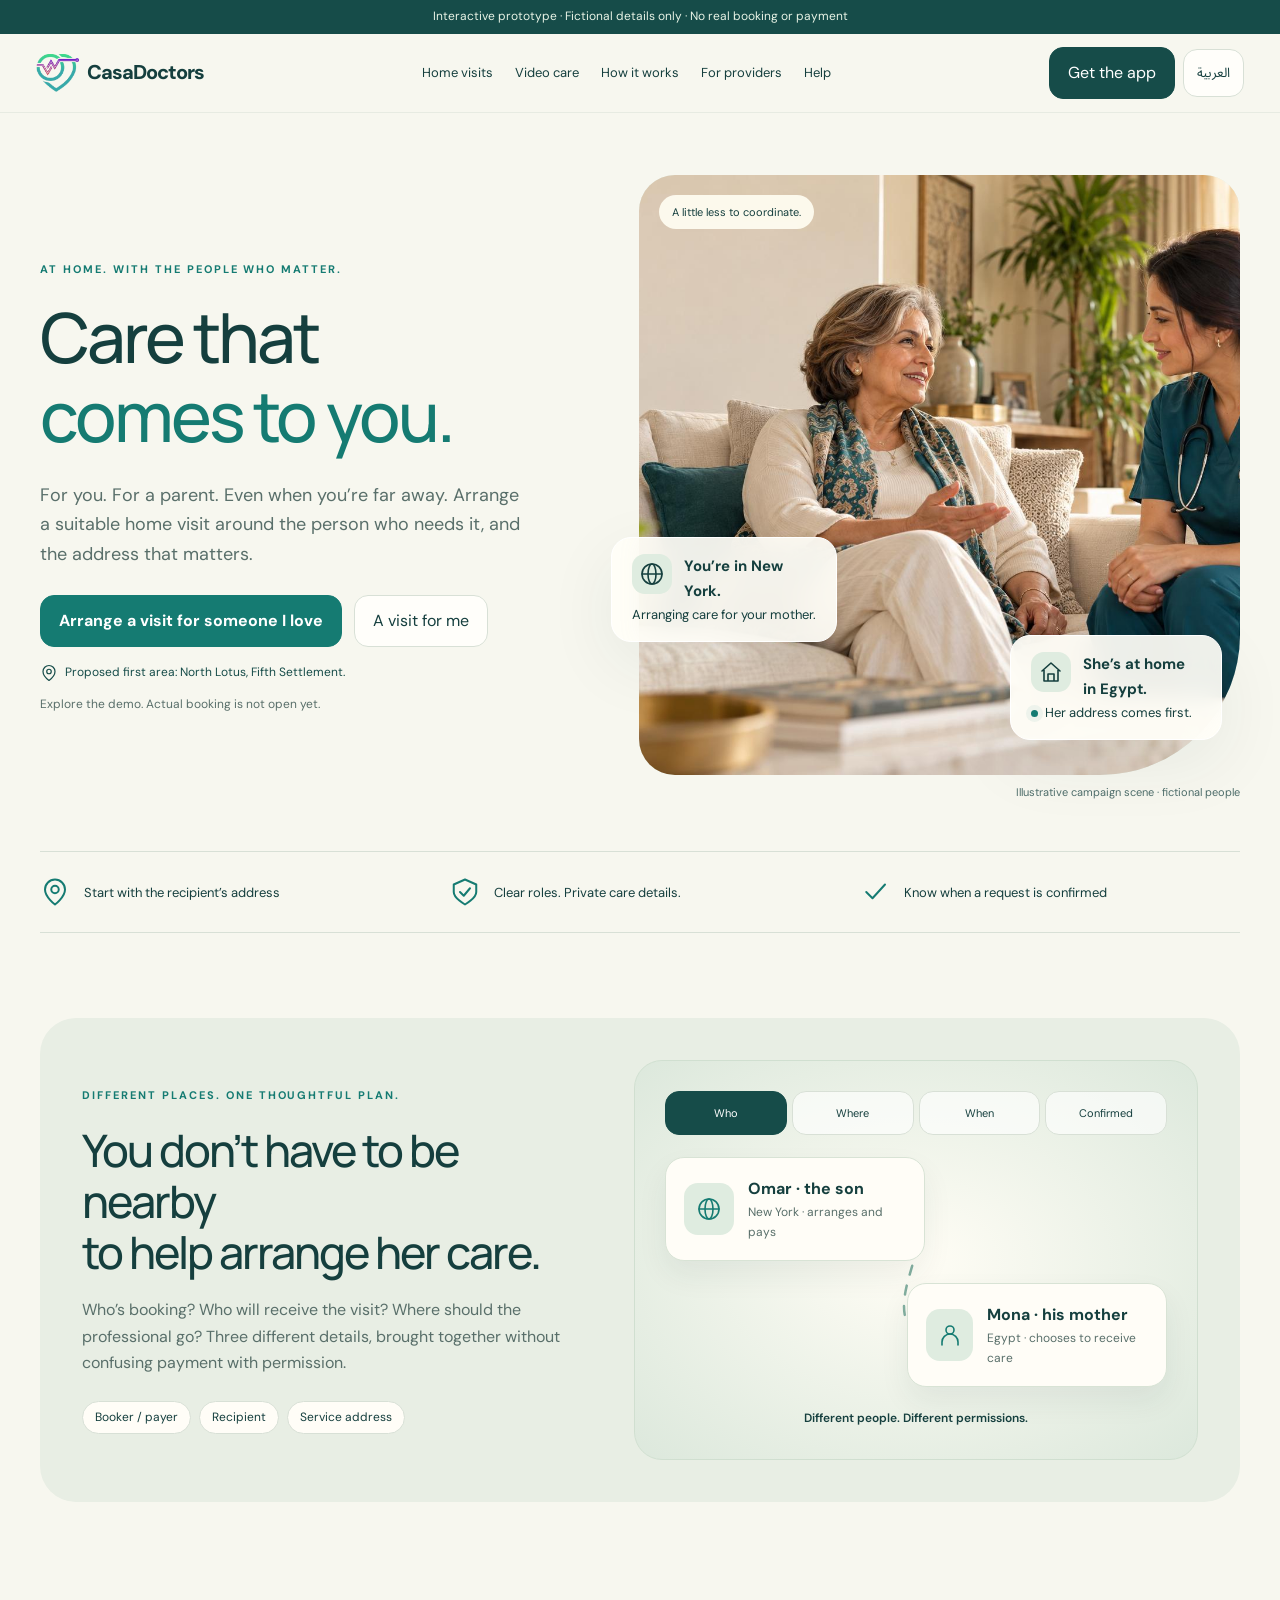
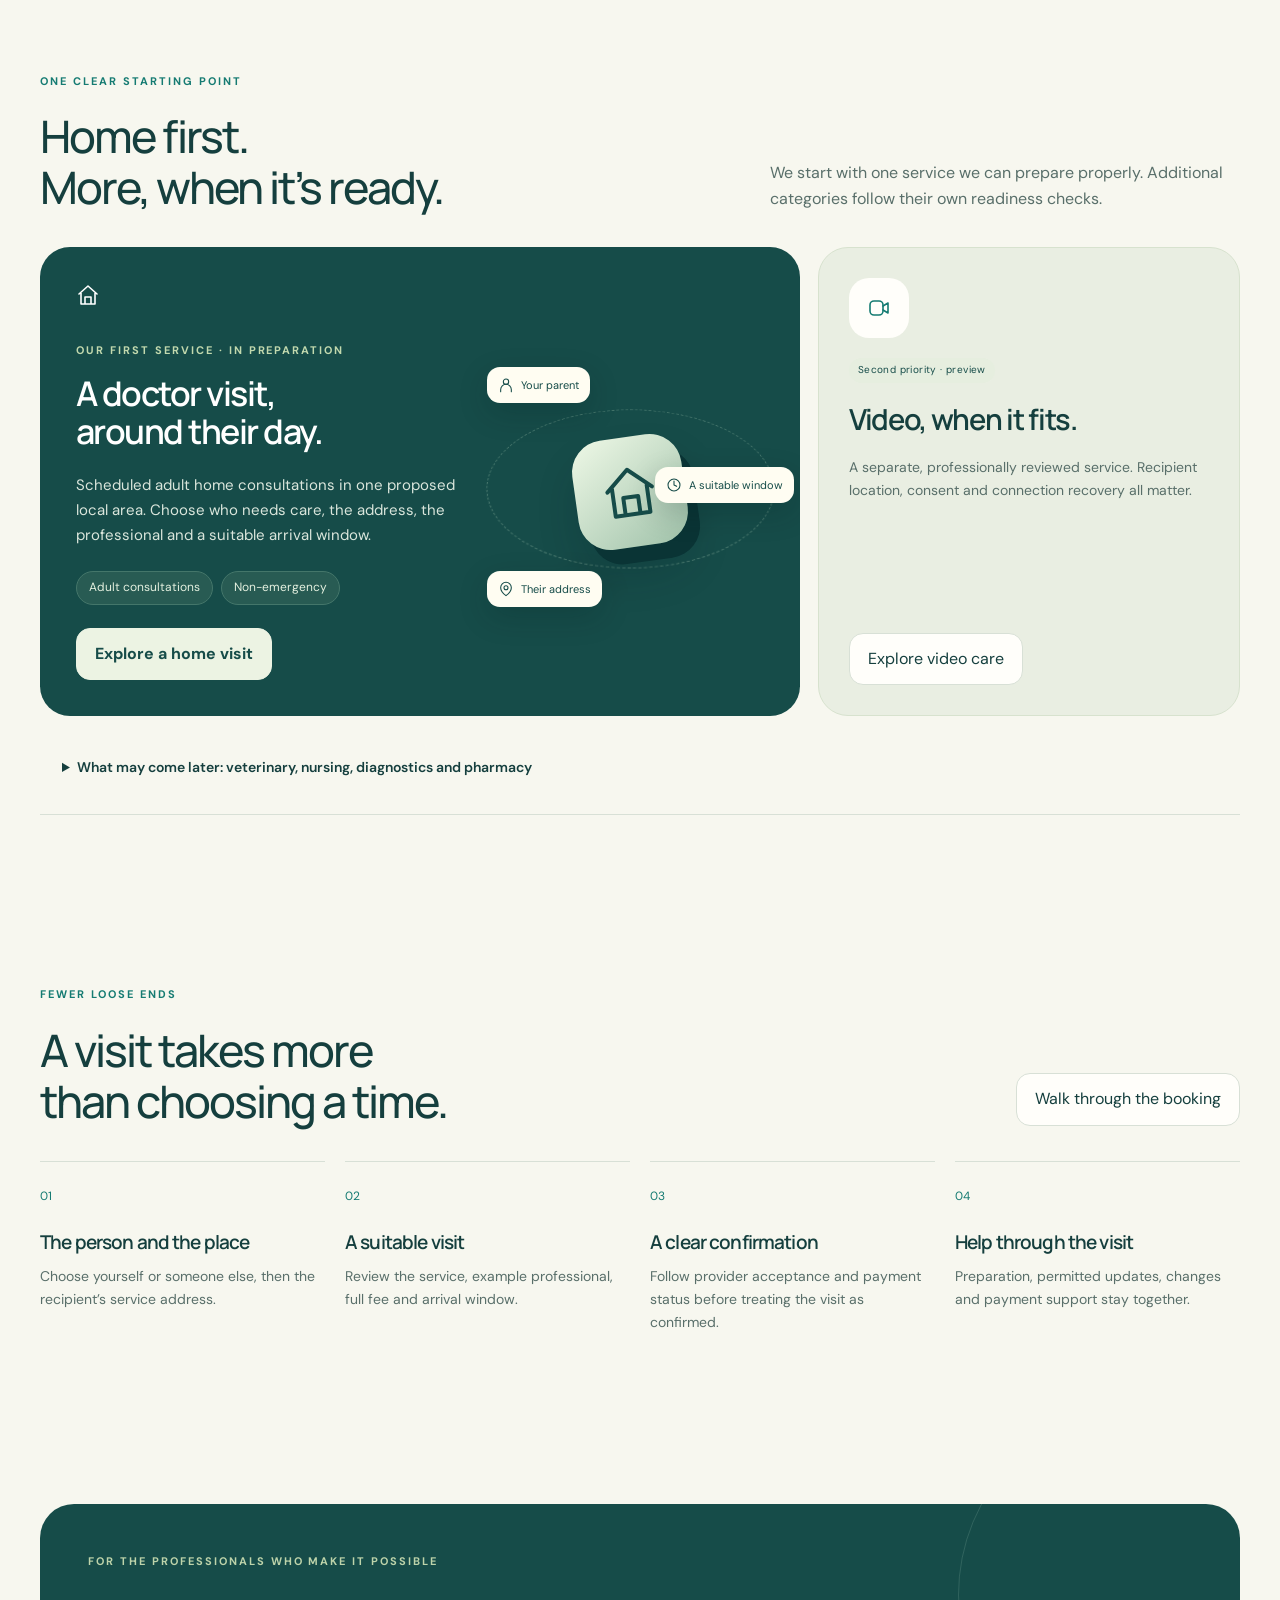
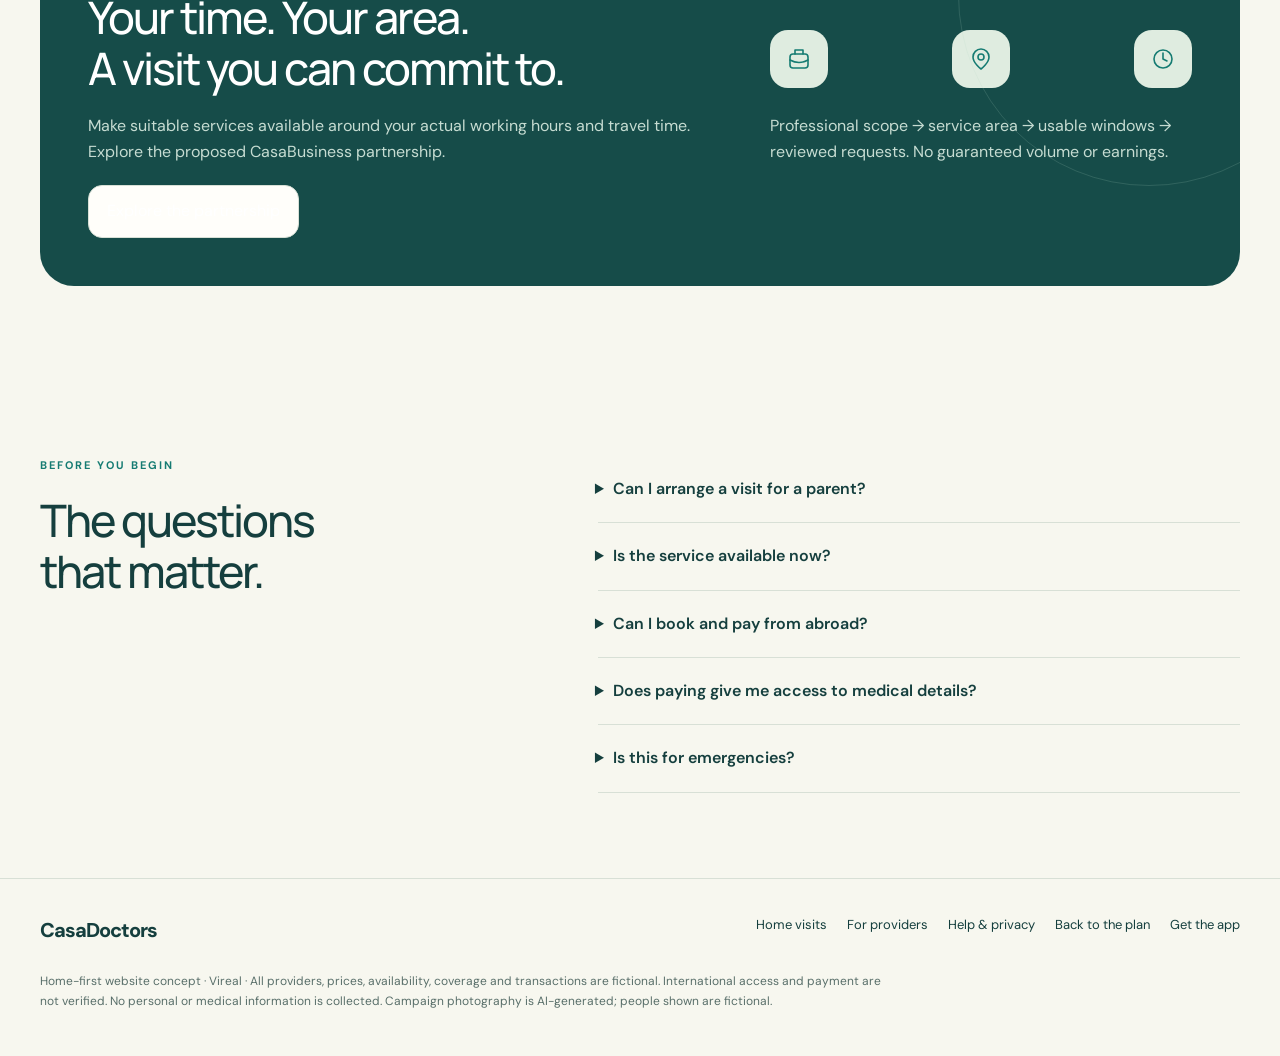
<file: prototype.html>
<!doctype html>
<html lang="en" dir="ltr">
<head><meta charset="utf-8"><meta name="viewport" content="width=device-width,initial-scale=1,viewport-fit=cover"><meta name="theme-color" content="#164c49"><meta name="description" content="Explore the CasaDoctors home-first concept: arrange a suitable home visit for yourself or someone you love, with clear recipient, address and confirmation steps."><title>CasaDoctors · Care that comes to you</title><link rel="stylesheet" href="home-first.css?v=1"><script src="home-first.js?v=3" defer></script><link rel="stylesheet" href="home-first-complete.css?v=4"><script src="home-first-complete.js?v=6" defer></script></head>
<body><a class="skip" href="#main">Skip to content / للمحتوى</a><div id="app"></div><dialog id="modal"></dialog><div id="announce" class="sr-only" aria-live="polite"></div><script src="home-first-brand.js"></script></body></html>
</file>
<file: home-first.css>
@import url('https://fonts.googleapis.com/css2?family=DM+Sans:wght@400;500;600;700&family=Manrope:wght@400;500;600;700;800&family=Noto+Sans+Arabic:wght@400;500;600;700&display=swap');
:root{--ink:#153f3e;--muted:#596f6a;--teal:#157b72;--dark:#164c49;--mint:#dfece0;--cream:#f7f7ef;--line:#d8e0d6;--white:#fffefa;--gold:#b69056;--shadow:0 22px 70px #143c3212;--radius:26px}*{box-sizing:border-box}html{scroll-behavior:smooth;scroll-padding-top:110px}body{margin:0;background:var(--cream);color:var(--ink);font:16px/1.65 'DM Sans','Noto Sans Arabic',sans-serif}html[dir=rtl] body{font-family:'Noto Sans Arabic',sans-serif}button,input,select{font:inherit}button,a{-webkit-tap-highlight-color:transparent}button{cursor:pointer;color:inherit}button:disabled{cursor:not-allowed;opacity:.46}a{color:inherit;text-decoration:none}button,a,input,select{touch-action:manipulation}button:focus-visible,a:focus-visible,input:focus-visible,select:focus-visible,summary:focus-visible{outline:3px solid #b99043;outline-offset:4px}button{border:1px solid var(--line);background:var(--white);border-radius:14px;padding:12px 18px;min-height:48px;transition:background .2s,transform .2s,border-color .2s}button:hover:not(:disabled){border-color:var(--teal);background:#edf4eb}button:active:not(:disabled){transform:scale(.97)}h1,h2,h3,p{margin:0}h1,h2,h3{line-height:1.14;font-family:Manrope,'Noto Sans Arabic',sans-serif;letter-spacing:-.045em}html[dir=rtl] h1,html[dir=rtl] h2,html[dir=rtl] h3{letter-spacing:0;line-height:1.5}h1{font-size:clamp(42px,5.4vw,82px);font-weight:500}h2{font-size:clamp(30px,3.5vw,48px);font-weight:500}h3{font-size:22px;font-weight:600}p{color:var(--muted)}small{font-size:12px;color:var(--muted)}svg{width:24px;height:24px;flex-shrink:0;stroke:currentColor;fill:none;stroke-width:1.6;stroke-linecap:round;stroke-linejoin:round}.icon{display:inline-flex;align-items:center;justify-content:center}.wrap{max-width:1280px;margin:auto;padding-inline:40px}.notice{background:var(--dark);color:#e8f3e6;text-align:center;font-size:12px;padding:7px 20px}.header{position:sticky;top:0;z-index:30;background:#f7f7eff2;backdrop-filter:blur(18px);border-bottom:1px solid #d8e0d680}.header-inner{display:flex;align-items:center;justify-content:space-between;gap:20px;max-width:1360px;margin:auto;padding:13px 36px}.brand{display:flex;align-items:center;font-size:20px;font-weight:800;letter-spacing:-1px;gap:8px;white-space:nowrap}.brand img{width:43px;height:39px;object-fit:contain;mix-blend-mode:multiply}.nav{display:flex;align-items:center;gap:22px;font-size:13px}.nav a:hover{color:var(--teal)}.actions{display:flex;gap:8px;align-items:center}.lang{font-size:13px;padding:9px 13px}.primary{background:var(--teal);color:white;border-color:var(--teal);font-weight:700}.primary:hover:not(:disabled){background:var(--dark);color:white}.dark{background:var(--dark);color:white;border-color:var(--dark)}.text-btn{border:0;background:transparent;padding:8px}.eyebrow{display:block;text-transform:uppercase;letter-spacing:.18em;font-size:11px;font-weight:700;color:var(--teal);margin-bottom:20px}.hero{display:grid;grid-template-columns:.95fr 1.05fr;gap:55px;align-items:center;padding-block:62px 50px}.hero-copy p{font-size:18px;max-width:480px;margin:25px 0}.hero h1 em{font-style:normal;color:var(--teal)}.hero-actions{display:flex;gap:12px;flex-wrap:wrap;margin-bottom:16px}.hero-photo{position:relative;min-width:0;border-radius:36px 36px 140px 36px;background:var(--mint);height:600px;isolation:isolate}.hero-photo>img{width:100%;height:100%;object-fit:cover;object-position:60% center;border-radius:inherit}.photo-tag{position:absolute;top:20px;inset-inline-start:20px;background:#fffdf1ed;padding:8px 13px;font-size:11px;border-radius:30px}.float-card{position:absolute;background:#fffef8ed;backdrop-filter:blur(12px);border:1px solid #fff;border-radius:20px;box-shadow:var(--shadow);padding:16px 20px;max-width:280px;font-size:13px}.float-card b{display:block;font-size:15px}.float-card .icon{background:var(--mint);width:40px;height:40px;border-radius:13px;float:inline-start;margin-inline-end:12px}.float-one{inset-inline-start:-28px;bottom:133px;animation:float 7s ease-in-out infinite}.float-two{inset-inline-end:18px;bottom:35px;animation:float 7s ease-in-out -3s infinite}.pulse-dot{display:inline-block;width:7px;height:7px;border-radius:50%;background:var(--teal);margin-inline-end:7px;box-shadow:0 0 0 5px #157b7210;animation:pulse 3s infinite}.caption{font-size:11px;opacity:.75;margin-top:8px;text-align:end}.trust-row{display:grid;grid-template-columns:repeat(3,1fr);border-top:1px solid var(--line);border-bottom:1px solid var(--line);gap:30px;padding-block:25px}.trust-row>div{display:flex;gap:14px;align-items:center;font-size:13px}.trust-row svg{color:var(--teal);width:30px;height:30px}.section{padding-block:85px}.section-head{display:flex;align-items:end;justify-content:space-between;gap:30px;margin-bottom:35px}.section-head p{max-width:470px}.story{background:#e8eee4;border-radius:36px;padding:42px;display:grid;grid-template-columns:1fr 1.1fr;gap:40px;align-items:center}.story h2{margin-bottom:20px}.story-visual{position:relative;min-height:310px;background:radial-gradient(ellipse at center,#fffdf5,#dce8dc);border:1px solid #d0dfd0;border-radius:28px;padding:30px;display:flex;flex-direction:column;justify-content:space-between;gap:30px;overflow:hidden;perspective:800px}.story-node{position:relative;z-index:2;background:#fffdf7;border:1px solid #d8e3d5;border-radius:19px;padding:18px;box-shadow:0 14px 30px #163f3c12;max-width:260px;display:flex;gap:14px;align-items:center;transform:rotateY(-7deg) rotateX(4deg)}.story-node:last-child{align-self:end;transform:rotateY(7deg) rotateX(4deg)}.story-node .icon{background:var(--mint);border-radius:14px;width:52px;height:52px;color:var(--teal)}.story-node small{display:block}.story-line{position:absolute;inset:0;width:100%;height:100%;stroke:#83afa0;stroke-width:2;stroke-dasharray:7 9;animation:dash 25s linear infinite}.story-chips{display:flex;flex-wrap:wrap;gap:8px;margin-top:24px}.pill{display:inline-flex;align-items:center;gap:6px;border:1px solid var(--line);border-radius:40px;padding:6px 12px;font-size:12px;background:#fffdf7}.service-grid{display:grid;grid-template-columns:repeat(3,1fr);gap:16px}.service{padding:28px;background:var(--white);border:1px solid var(--line);border-radius:24px;position:relative;display:flex;flex-direction:column;align-items:start;gap:18px}.service.featured{background:var(--dark);color:var(--cream)}.service.featured p,.service.featured small{color:#c7dad2}.service .icon{width:64px;height:64px;border-radius:22px;background:linear-gradient(145deg,#f7fff2,#c8dfce);color:var(--teal);box-shadow:inset 0 1px 0 white,0 12px 20px #143f3210;transform:rotate(-6deg);transition:transform .4s}.service:hover .icon{transform:rotate(0) translateY(-4px)}.service .icon svg{width:32px;height:32px}.service p{font-size:14px}.service button{margin-top:auto}.badge{font-size:10px;letter-spacing:.04em;border-radius:30px;background:#e6eedf;color:var(--dark);padding:4px 9px}.steps{display:grid;grid-template-columns:repeat(4,1fr);gap:20px;counter-reset:step}.step-card{border-top:1px solid var(--line);padding-top:25px}.step-card>span{display:block;font-size:12px;color:var(--teal);margin-bottom:25px}.step-card h3{font-size:19px;margin-bottom:12px}.step-card p{font-size:14px}.wide-cta{background:var(--dark);color:white;border-radius:34px;display:grid;grid-template-columns:1.2fr .8fr;gap:50px;padding:48px;align-items:center;overflow:hidden;position:relative}.wide-cta:after{content:'';width:380px;height:380px;border:1px solid #b4d2c52b;border-radius:50%;position:absolute;inset-inline-end:-100px;top:-100px;pointer-events:none}.wide-cta p{color:#c6dcd2;margin:20px 0}.wide-cta .eyebrow{color:#bdd3aa}.faq{display:grid;grid-template-columns:1fr 1.3fr;gap:65px}.faq details{border-bottom:1px solid var(--line);padding:20px 0}.faq summary{cursor:pointer;font-weight:600;list-style-position:outside;margin-inline-start:15px}.faq details p{font-size:14px;margin-top:14px}.footer{border-top:1px solid var(--line);padding:35px 0 45px;font-size:13px}.footer-top{display:flex;justify-content:space-between;gap:30px;margin-bottom:25px}.footer-links{display:flex;gap:20px;flex-wrap:wrap}.footer small{display:block;max-width:850px}.mobile-nav{display:none}.booking-shell{max-width:1140px;margin:auto;padding:40px 35px 125px}.booking-head{margin-bottom:28px}.booking-head h1{font-size:clamp(28px,3vw,40px);margin:14px 0 9px}.booking-head p{max-width:680px;font-size:14px}.back{padding:4px 0;border:0;background:transparent;min-height:44px;font-size:13px}.progress{display:flex;gap:5px;margin-top:22px}.progress span{height:4px;border-radius:4px;background:var(--line);flex:1}.progress span.done{background:var(--teal)}.step-count{display:flex;justify-content:space-between;font-size:12px;color:var(--muted);margin-top:8px}.booking-layout{display:grid;grid-template-columns:minmax(0,1fr) 300px;gap:28px;align-items:start}.panel{background:var(--white);border:1px solid var(--line);border-radius:26px;padding:30px}.panel h2{font-size:23px;margin-bottom:12px}.panel>p{font-size:14px;margin-bottom:24px}.choices{display:grid;grid-template-columns:1fr 1fr;gap:14px;margin:22px 0}.choice{text-align:start;padding:22px;position:relative;border-radius:20px}.choice .icon{display:block;color:var(--teal);margin-bottom:14px}.choice b{display:block;font-size:16px;margin-bottom:4px}.choice small{display:block}.choice[aria-pressed=true]{border:2px solid var(--teal);padding:21px;background:#eaf2e6}.choice[aria-pressed=true]:after{content:'✓';position:absolute;top:12px;inset-inline-end:15px;color:var(--teal)}.field{display:flex;flex-direction:column;gap:8px;margin-bottom:20px;font-size:13px;font-weight:600}.field select,.field input{width:100%;min-width:0;padding:14px;background:#fff;border:1px solid #cbd8ca;border-radius:12px;color:var(--ink);font-size:16px;min-height:52px}.field input[readonly]{background:#f0f3ea;color:#4d655d}.field small{font-weight:400}.field-grid{display:grid;grid-template-columns:1fr 1fr;gap:0 16px}.note{font-size:13px;background:#eaf1e5;border:1px solid #dbe7d6;padding:16px;border-radius:15px;margin-block:18px;line-height:1.7}.note b{display:block}.note.warning{background:#fff4de;border-color:#e9d8ad}.error{background:#fbebe6;border:1px solid #e5c7bb;color:#774333;padding:17px;border-radius:14px;font-size:14px}.check{display:flex;align-items:start;gap:12px;font-size:14px;margin:22px 0;cursor:pointer}.check input{width:22px;height:22px;accent-color:var(--teal);flex-shrink:0;margin:1px 0}.check small{display:block;margin-top:5px}.summary{position:sticky;top:105px}.summary h3{font-size:18px;margin-bottom:20px}.row{display:flex;align-items:start;justify-content:space-between;gap:15px;padding:13px 0;border-bottom:1px solid var(--line);font-size:13px}.row span{color:var(--muted)}.row b{text-align:end;font-weight:600}.summary .row{font-size:12px}.total{font-size:18px;font-weight:700}.privacy-box{font-size:12px;margin-top:20px;color:var(--muted);display:flex;gap:8px}.booking-dock{position:fixed;bottom:18px;inset-inline:24px;z-index:35;max-width:730px;margin:auto;display:flex;align-items:center;justify-content:space-between;gap:20px;background:#fffef8f5;backdrop-filter:blur(18px);box-shadow:0 10px 50px #183e3425;border:1px solid var(--line);border-radius:22px;padding:14px 20px}.booking-dock small,.booking-dock b{display:block}.booking-dock small{font-size:11px}.booking-dock b{font-size:13px}.booking-dock button{min-width:170px}.provider{border:1px solid var(--line);border-radius:20px;margin:14px 0;padding:20px;background:white}.provider.selected{border:2px solid var(--teal);padding:19px;background:#eff5ec}.provider-top{display:flex;gap:14px;align-items:center}.avatar{width:60px;height:60px;border-radius:18px;background:linear-gradient(145deg,#deebd4,#bfd7cc);display:flex;align-items:center;justify-content:center;font-size:19px;font-weight:700;color:var(--dark)}.provider h3{font-size:19px;letter-spacing:-.02em}.provider .meta{display:flex;gap:8px;flex-wrap:wrap;margin-top:15px}.provider details{font-size:13px;margin-top:13px}.provider summary{cursor:pointer}.provider button{width:100%;margin-top:15px}.slots{display:flex;gap:8px;flex-wrap:wrap;margin:15px 0}.slots button{min-width:100px;font-size:13px}.slots button[aria-pressed=true]{background:var(--dark);color:white;border-color:var(--dark)}.status-hero{text-align:center;padding:16px 0 25px}.status-hero .icon{width:74px;height:74px;border-radius:50%;background:#e0efdb;color:var(--teal);margin:0 auto 20px}.status-hero .icon svg{width:36px;height:36px}.status-hero h2{margin-bottom:14px}.timeline{list-style:none;padding:0;margin:25px 0}.timeline li{position:relative;padding:0 0 25px 35px;border-inline-start:1px solid var(--line);margin-inline-start:12px}.timeline li:before{content:'';position:absolute;width:13px;height:13px;background:#d7e1d3;border:3px solid var(--white);outline:1px solid #c6d3c1;border-radius:50%;inset-inline-start:-10px;top:4px}.timeline li.active:before{background:var(--teal);outline-color:var(--teal);box-shadow:0 0 0 5px #157b7210}.timeline li b{display:block;font-size:14px}.timeline li small{display:block;margin-top:4px}.status-actions{display:flex;gap:10px;flex-wrap:wrap}.status-actions button{flex:1}.dashboard{max-width:960px;margin:45px auto;padding:0 30px 100px}.dashboard h1{font-size:40px;margin-bottom:15px}.dashboard .panel{margin-top:25px}.help-grid{display:grid;grid-template-columns:1fr 1fr;gap:20px}.large-number{font-size:52px;color:#a5c5b1;font-weight:500}.mini-journey{display:flex;gap:10px;align-items:center;justify-content:space-between;margin:25px 0}.mini-journey .icon{width:58px;height:58px;border-radius:18px;background:var(--mint);color:var(--teal)}dialog{border:1px solid var(--line);border-radius:28px;padding:30px;max-width:520px;width:calc(100% - 32px);color:var(--ink);background:var(--white);box-shadow:var(--shadow)}dialog::backdrop{background:#113c3885;backdrop-filter:blur(5px)}dialog h2{font-size:28px;margin:15px 0}dialog p{font-size:14px;margin-bottom:20px}.modal-close{float:inline-end;border:0;padding:5px 12px}.store-links{display:flex;gap:12px;flex-wrap:wrap}.store-links a{padding:14px 20px;background:var(--dark);color:white;border-radius:12px;font-size:14px}.sr-only{position:absolute;width:1px;height:1px;padding:0;margin:-1px;overflow:hidden;clip:rect(0,0,0,0);white-space:nowrap;border:0}.skip{position:fixed;top:-100px;left:20px;z-index:100;background:white;padding:12px}.skip:focus{top:10px}.page-enter{animation:enter .45s both}.reveal{animation:enter .6s both;animation-timeline:view();animation-range:entry 0% entry 25%}.hero-copy{animation:enter .8s both}.hero-photo{animation:enter 1s .1s both}.confirmed-pop{animation:pop .6s both}@keyframes float{50%{transform:translateY(-9px)}}@keyframes pulse{50%{box-shadow:0 0 0 9px #157b7205}}@keyframes dash{to{stroke-dashoffset:-300}}@keyframes enter{from{opacity:0;transform:translateY(16px)}to{opacity:1;transform:translateY(0)}}@keyframes pop{from{transform:scale(.88);opacity:0}to{transform:scale(1);opacity:1}}
@media(min-width:1500px){.hero-photo{height:650px}}
@media(max-width:1050px){.nav{gap:14px}.nav a:nth-child(2),.nav a:nth-child(3){display:none}.hero{gap:30px}.hero-photo{height:540px}.hero h1{font-size:58px}.booking-layout{grid-template-columns:minmax(0,1fr) 260px}.wrap{padding-inline:28px}.story{padding:30px;gap:25px}}
@media(max-width:760px){body{padding-bottom:calc(73px + env(safe-area-inset-bottom));font-size:16px}.wrap{padding-inline:20px}.notice{font-size:10px;padding:6px 12px}.header-inner{padding:10px 18px;gap:10px}.brand{font-size:17px}.brand img{width:33px;height:32px}.nav,.header .app-button{display:none}.lang{min-height:42px;padding:7px 12px}.hero{display:flex;flex-direction:column;gap:32px;padding-block:35px 32px;align-items:stretch}.eyebrow{font-size:10px;letter-spacing:.14em;margin-bottom:17px}.hero h1{font-size:clamp(43px,11vw,60px);max-width:380px;letter-spacing:-.055em}.hero-copy p{font-size:16px;margin:20px 0;line-height:1.8}.hero-actions{gap:9px}.hero-actions .primary{flex:1}.hero-actions button{font-size:13px;padding:12px 14px}.hero-photo{height:380px;border-radius:28px 28px 95px 28px;margin-inline:2px}.hero-photo>img{object-position:60% center}.float-card{padding:12px;font-size:10px;border-radius:16px;max-width:210px}.float-card b{font-size:12px}.float-card .icon{width:31px;height:31px;border-radius:10px;margin-inline-end:8px}.float-card svg{width:18px;height:18px}.float-one{inset-inline-start:-8px;bottom:92px}.float-two{inset-inline-end:6px;bottom:15px}.photo-tag{top:14px;inset-inline-start:14px;font-size:9px}.caption{font-size:9px}.trust-row{gap:12px;padding:20px 0;grid-template-columns:1fr}.trust-row>div{font-size:12px}.trust-row svg{width:23px;height:23px}.section{padding-block:48px}.section-head{display:block;margin-bottom:25px}.section-head p{margin-top:16px;font-size:14px}.section h2{font-size:32px}.story{display:flex;flex-direction:column;align-items:stretch;padding:25px 20px;border-radius:26px;gap:27px}.story p{font-size:14px}.story-visual{padding:20px;min-height:300px}.story-node{padding:14px;max-width:240px;font-size:13px}.story-node small{font-size:10px}.service-grid{grid-template-columns:1fr 1fr;gap:12px}.service{padding:20px 16px;gap:14px;border-radius:20px}.service h3{font-size:18px;letter-spacing:-.03em}.service p{font-size:12px}.service .icon{width:50px;height:50px;border-radius:17px}.service .icon svg{width:27px;height:27px}.service button{padding:10px 11px;font-size:12px;width:100%}.service .badge{font-size:9px}.steps{grid-template-columns:1fr 1fr;gap:25px 18px}.step-card>span{margin-bottom:13px}.step-card h3{font-size:17px}.step-card p{font-size:12px}.wide-cta{grid-template-columns:1fr;padding:30px 25px;gap:15px;border-radius:26px}.wide-cta h2{font-size:30px}.wide-cta p{font-size:14px}.faq{grid-template-columns:1fr;gap:15px}.faq summary{font-size:14px}.footer{padding-block:28px}.footer-top{flex-direction:column}.footer-links{font-size:12px;gap:14px}.footer small{font-size:10px}.mobile-nav{position:fixed;bottom:0;inset-inline:0;z-index:40;display:grid;grid-template-columns:repeat(4,1fr);padding:8px 12px calc(7px + env(safe-area-inset-bottom));background:#fffef8f5;backdrop-filter:blur(18px);border-top:1px solid var(--line);box-shadow:0 -5px 30px #164c4908}.mobile-nav a{font-size:10px;display:flex;flex-direction:column;align-items:center;gap:3px;min-height:48px;justify-content:center;border-radius:13px;color:var(--muted)}.mobile-nav a.active{background:#e4eee0;color:var(--dark)}.mobile-nav svg{width:21px;height:21px}.booking-shell{padding:20px 18px 150px}.booking-head{margin-bottom:22px}.booking-head h1{font-size:29px;letter-spacing:-.035em}.booking-head p{font-size:13px}.booking-layout{display:block}.panel{padding:23px 19px;border-radius:22px}.panel h2{font-size:22px}.panel>p{font-size:13px}.choices{gap:10px;margin:20px 0}.choice{padding:17px 13px}.choice[aria-pressed=true]{padding:16px 12px}.choice b{font-size:14px}.choice small{font-size:11px}.choice .icon{margin-bottom:12px}.choice[aria-pressed=true]:after{top:8px;inset-inline-end:10px}.field-grid{grid-template-columns:1fr}.field{font-size:13px;margin-bottom:18px}.check{font-size:13px}.summary{display:none}.booking-dock{bottom:calc(76px + env(safe-area-inset-bottom));inset-inline:12px;border-radius:17px;padding:11px 13px;gap:10px}.booking-dock button{min-width:145px;max-width:65%;font-size:13px;padding:12px}.booking-dock b{font-size:11px}.booking-dock small{font-size:10px}.provider{padding:17px}.provider.selected{padding:16px}.provider h3{font-size:18px}.slots{gap:6px}.slots button{min-width:92px;font-size:12px;padding:10px}.row{font-size:12px}.dashboard{padding-inline:18px;margin-top:25px}.dashboard h1{font-size:32px}.help-grid{grid-template-columns:1fr}.status-actions{flex-direction:column}.status-actions button{width:100%;flex:auto}.note{font-size:12px}.timeline li{padding-inline-start:28px;padding-inline-end:0}.timeline li b{font-size:13px}dialog{padding:23px}.mobile-summary{display:block;background:#eaf1e5;border-radius:14px;padding:14px;margin:16px 0;font-size:12px}html[dir=rtl] h1{font-size:40px}html[dir=rtl] .booking-head h1{font-size:28px}html[dir=rtl] .hero-copy p{font-size:15px}}
@media(min-width:761px){.mobile-summary{display:none}}
@media(prefers-reduced-motion:reduce){html{scroll-behavior:auto}*,*:before,*:after{animation:none!important;transition:none!important}}
h1[tabindex]:focus{outline:none}
html[dir=rtl] .timeline li{padding-left:0;padding-inline-start:35px}
.story-tabs{position:relative;z-index:3;display:flex;gap:5px;justify-content:space-between}.story-tabs button{font-size:11px;min-height:44px;padding:8px 12px;flex:1;background:#ffffffa0}.story-tabs button[aria-pressed=true]{background:var(--dark);color:white;border-color:var(--dark)}.story-explanation{position:relative;z-index:2;font-size:12px;color:var(--ink);font-weight:600;text-align:center}.story-visual{gap:22px;min-height:385px}.story-node:nth-last-child(2){align-self:end;transform:rotateY(7deg) rotateX(4deg)}.mobile-summary summary{cursor:pointer;font-weight:600;padding:4px;min-height:28px}
@media(max-width:760px){.story-tabs button{padding:6px 8px;font-size:10px}.story-visual{min-height:370px}}
.app-nudge{position:fixed;inset-inline-end:24px;bottom:24px;z-index:38;background:var(--white);border:1px solid var(--line);padding:22px;border-radius:22px;max-width:310px;box-shadow:var(--shadow);animation:enter .5s both}.app-nudge b{font-size:16px;display:block;padding-inline-end:24px}.app-nudge p{font-size:13px;margin:8px 0 15px}.app-nudge .modal-close{position:absolute;top:5px;inset-inline-end:5px}
@media(max-width:760px){.app-nudge{inset-inline:16px;bottom:calc(83px + env(safe-area-inset-bottom));max-width:none;padding:20px}}
</file>
<file: home-first-complete.css>
/* Calmer, larger mobile controls and a stronger launch hierarchy. */
.mobile-menu{display:none}.sample-button{background:#e6efe1;font-size:13px;border:0;min-height:44px;margin-bottom:20px}.compact-choices{margin-top:0}.quiet-details{margin:20px 0;font-size:14px;border-top:1px solid var(--line);padding-top:16px}.quiet-details summary{cursor:pointer;font-weight:600;min-height:34px}.quiet-details p,.quiet-details li{font-size:14px;margin-top:12px}.short-note{margin-block:16px;padding:14px}.scope-card{display:flex;gap:18px;align-items:start;background:#edf3e8;padding:22px;border-radius:22px}.scope-card>.icon{background:white;width:52px;height:52px;border-radius:16px;color:var(--teal)}.scope-card p{font-size:14px;margin-top:10px}.provider-list .provider{padding:19px;margin:0 0 13px}.provider-list .provider.selected{padding:18px}.provider-price{margin-inline-start:auto;font-size:14px;white-space:nowrap}.provider-list .provider button{min-height:44px;padding:9px;margin-top:3px}.provider-list .quiet-details{margin:10px 0;padding-top:10px}.provider-list .quiet-details summary{font-weight:400;font-size:13px}.date-section{margin-top:25px}.timezone-pair{display:grid;grid-template-columns:1fr 1fr;background:#eaf1e5;border-radius:15px;margin-top:18px;padding:15px;gap:15px;font-size:12px}.timezone-pair b{display:block;font-size:13px;margin-top:5px}.roles-strip{display:grid;grid-template-columns:1fr 1fr;gap:15px;background:#eaf1e5;border-radius:17px;padding:18px;margin-bottom:24px;font-size:12px}.roles-strip b{display:block;font-size:15px}.consent-preview{border:1px solid var(--line);border-radius:23px;padding:22px;background:#f2f5ec}.consent-preview h3{font-size:21px;margin:18px 0 12px}.consent-preview p{font-size:14px;margin:12px 0}.consent-result{color:var(--teal);font-weight:600}.record-title{display:flex;gap:10px;justify-content:space-between;align-items:center;flex-wrap:wrap;margin-bottom:20px}.record-title .pill{font-weight:600;color:var(--teal)}.role-switch{display:flex;gap:8px;margin-bottom:10px}.role-switch button{font-size:12px;min-height:42px;padding:8px 12px;flex:1}.role-switch button[aria-pressed=true]{background:var(--dark);color:white}.change-panel{padding:22px;border-radius:22px;border:1px solid #b6cdb3;background:#edf4e6;margin-block:25px}.change-panel h3{font-size:23px;margin:15px 0}.change-panel p{font-size:14px;margin-bottom:15px}.after-visit{margin-block:30px;padding-top:25px;border-top:1px solid var(--line)}.after-visit h3{font-size:23px;margin-bottom:20px}.visit-status{display:flex;gap:14px;padding:17px;background:#e7f0e0;border-radius:17px}.visit-status p{font-size:13px;margin-top:6px}.visit-status>.icon{color:var(--teal)}.event-list{list-style:none;padding:0;font-size:13px}.event-list li{padding:13px 0;border-bottom:1px solid var(--line)}.event-list small{margin-inline-end:10px}.care-ledger{display:grid;grid-template-columns:1fr 1fr;gap:18px}.care-ledger .panel{margin-top:0}.care-ledger h2{font-size:25px}.care-ledger p{margin:15px 0}.care-ledger button{width:100%}.draft-card{display:flex;justify-content:space-between;align-items:center;gap:15px;padding:20px;border-radius:20px;background:#e5efde;margin:24px 0}.draft-card>div{display:flex;gap:12px;align-items:center}.case-list{display:grid;gap:12px;margin:25px 0}.case-list button{display:flex;justify-content:space-between;text-align:start;gap:15px}.case-list span{font-size:12px}.menu-links{display:grid;gap:10px}.menu-links button{text-align:start}.launch-services{display:grid;grid-template-columns:1.8fr 1fr;gap:18px}.launch-main{padding:36px;background:var(--dark);border-radius:30px;color:white;display:grid;grid-template-columns:1.2fr .8fr;gap:20px;overflow:hidden}.launch-main>.icon,.launch-main>div>.icon{margin-bottom:20px}.launch-main h3{font-size:34px}.launch-main p{color:#dae6dc;font-size:15px;margin:22px 0}.launch-main .eyebrow{color:#c2d9ae;margin:14px 0}.launch-main .pill{background:#285b53;border-color:#44766a;color:#e4f0df}.launch-main button{margin-top:23px;background:#ecf3e3;color:var(--dark);border-color:#ecf3e3}.launch-video{background:#e9eee2;border:1px solid #d7e2ce;border-radius:30px;padding:30px;display:flex;flex-direction:column;align-items:start;gap:20px}.launch-video>.icon{color:var(--teal);width:60px;height:60px;background:#fffefa;border-radius:20px}.launch-video h3{font-size:29px}.launch-video p{font-size:14px}.launch-video button{margin-top:auto}.future-services{grid-column:1/-1;padding:22px;border-bottom:1px solid var(--line);font-size:14px}.future-services summary{cursor:pointer;font-weight:600;min-height:36px}.future-services p{margin:15px 0}.future-services button{display:flex;gap:10px;align-items:center;font-size:13px}.pilot-label{display:inline-flex;align-items:center;gap:7px;color:var(--dark);font-size:12px;margin-bottom:7px}.pilot-label svg{width:18px;height:18px}.visit-orbit{position:relative;align-self:center;min-height:270px;perspective:700px}.orbit-ring{position:absolute;inset:35px -10px;border:1px dashed #8ab29e7a;border-radius:50%;transform:rotateX(38deg);animation:orbit 50s linear infinite}.orbit-home{position:absolute;top:90px;inset-inline-start:50%;transform:translateX(-50%) rotate(-8deg);background:linear-gradient(145deg,#eef8e6,#a0c2aa);width:110px;height:110px;border-radius:32px;box-shadow:10px 16px 0 #0a3435,0 26px 40px #071c2333;display:grid;place-items:center;color:var(--dark)}html[dir=rtl] .orbit-home{transform:translateX(50%) rotate(-8deg)}.orbit-home svg{width:60px;height:60px}.orbit-tag{position:absolute;display:flex;gap:7px;align-items:center;background:#fffdf2;color:var(--dark);padding:9px 11px;border-radius:13px;font-size:11px;box-shadow:0 10px 30px #001e1d33}.orbit-tag svg{width:16px;height:16px}.orbit-tag.one{top:20px;inset-inline-start:-10px}.orbit-tag.two{bottom:10px;inset-inline-start:-10px}.orbit-tag.three{top:120px;inset-inline-end:-30px}.booking-head{margin-bottom:22px}.booking-head h1{margin:8px 0 18px}.booking-head .eyebrow{margin-bottom:8px}.booking-head .back{float:inline-end}.booking-shell .panel>form>p{font-size:14px}.booking-shell .panel .status-actions{margin-block:18px}.booking-shell .error{margin-bottom:20px}.booking-shell .field{scroll-margin-top:130px}input{scroll-margin-top:130px}.footer small{font-size:12px}#inquiryForm small{display:block;margin-top:15px}body[data-flow=booking] .booking-dock{bottom:16px}
@keyframes orbit{to{transform:rotateX(38deg) rotate(360deg)}}
@media(max-width:1050px){.launch-main{grid-template-columns:1fr}.visit-orbit{display:none}.launch-main h3{font-size:30px}}
@media(max-width:760px){.mobile-menu{display:block;min-height:42px;padding:7px 10px;font-size:12px}.header-inner{padding:9px 15px}.brand{font-size:15px}.brand img{width:30px;height:30px}.header .actions{gap:5px}.lang{font-size:12px;padding:7px 10px}.notice{font-size:11px;line-height:1.5}.booking-shell{padding-top:18px}.booking-head h1,html[dir=rtl] .booking-head h1{font-size:27px}.booking-head .eyebrow{font-size:11px;padding-top:11px}.booking-head .back{font-size:12px}.booking-shell .panel{padding:20px 17px}.field{font-size:14px}.field small,small,.note,.quiet-details p,.quiet-details li{font-size:13px}.field-grid{gap:0}.check{font-size:14px}.check small{font-size:12px}.compact-choices .choice{padding:16px 12px}.compact-choices .choice[aria-pressed=true]{padding:15px 11px}.compact-choices .choice b{font-size:14px}.compact-choices .choice small{font-size:12px}.sample-button{font-size:13px}.scope-card{padding:18px;gap:12px}.scope-card>.icon{width:36px;height:36px;border-radius:12px}.scope-card p{font-size:13px}.provider-list .provider h3{font-size:17px}.provider-list .provider .avatar{width:43px;height:43px;border-radius:14px;font-size:15px}.provider-list .provider .provider-top{gap:10px;flex-wrap:wrap}.provider-price{font-size:13px}.provider-list .provider small{font-size:12px}.provider-list .provider .quiet-details summary{font-size:13px}.slots button{font-size:13px;min-height:46px}.row{font-size:13px;gap:12px}.row b{max-width:65%;overflow-wrap:anywhere}.timezone-pair{grid-template-columns:1fr;font-size:12px;gap:13px}.roles-strip{font-size:13px;padding:15px}.roles-strip b{font-size:14px;overflow-wrap:anywhere}.consent-preview{padding:18px}.consent-preview h3{font-size:22px}.consent-preview .badge{font-size:10px;display:block}.consent-preview p{font-size:13px}.status-actions button{font-size:14px;min-height:48px}.record-title{gap:8px}.record-title .pill{font-size:12px}.record-title .badge{font-size:11px}.role-switch button{font-size:12px}.booking-dock b{font-size:13px}.booking-dock small{font-size:12px}.booking-dock button{font-size:14px;min-width:140px}.booking-dock{gap:12px}.booking-dock>div{min-width:0}.booking-dock b{max-width:145px;overflow:hidden;text-overflow:ellipsis;white-space:nowrap}body[data-flow=booking]{padding-bottom:0}body[data-flow=booking] .booking-dock{bottom:0;inset-inline:0;border-radius:20px 20px 0 0;padding:13px 17px calc(13px + env(safe-area-inset-bottom))}body[data-flow=booking] .booking-shell{padding-bottom:100px}.booking-head+.mobile-summary{margin-block:0 18px}.mobile-summary{font-size:13px}.care-ledger{grid-template-columns:1fr}.care-ledger h2{font-size:25px}.care-ledger .panel{padding:24px 20px}.draft-card{padding:16px;align-items:start;flex-direction:column}.draft-card button{width:100%}.case-list button{flex-direction:column;gap:6px}.launch-services{grid-template-columns:1fr;gap:15px}.launch-main{padding:28px 24px;border-radius:26px}.launch-main h3{font-size:31px}.launch-main p{font-size:14px}.launch-main .eyebrow{font-size:11px}.launch-main .pill{font-size:12px}.launch-main button{width:100%}.launch-video{padding:25px;border-radius:24px;gap:16px}.launch-video h3{font-size:26px}.launch-video p{font-size:14px}.launch-video button{width:100%;font-size:14px}.future-services{padding:15px 5px;font-size:14px}.future-services p{font-size:13px}.future-services button{width:100%;font-size:14px}.pilot-label{font-size:12px;line-height:1.7;align-items:start}.hero-copy small{font-size:12px;line-height:1.8}.hero-actions button{font-size:14px}.footer small{font-size:12px}.after-visit h3{font-size:23px}.visit-status{padding:15px}.visit-status b{font-size:14px}.visit-status p{font-size:13px}.event-list{font-size:13px}.event-list small{font-size:12px}.menu-links button{font-size:15px}.change-panel{padding:18px}.change-panel h3{font-size:23px}.change-panel p{font-size:13px}}
@media(prefers-reduced-motion:reduce){.orbit-ring{animation:none}}
.contact-check{display:flex;flex-wrap:wrap;align-items:center;gap:12px;background:#e8f0e3;border-radius:18px;padding:17px;margin-bottom:22px}.contact-check>div{flex:1;min-width:150px}.contact-check p{font-size:13px;margin-top:5px;text-align:start}.contact-check small{width:100%;font-size:12px}#codeError{color:#8c4639;font-size:13px}.contact-check button{font-size:13px}
@media(max-width:760px){html[dir=rtl] .dashboard h1{font-size:32px;line-height:1.45}.contact-check{padding:15px}.contact-check button{width:100%}.contact-check small{font-size:12px}}
.change-comparison{display:grid;gap:12px;margin:18px 0}.change-comparison>div{padding:13px;background:#ffffffa6;border-radius:13px}.change-comparison b,.change-comparison small{display:block}.change-comparison b{font-size:13px;margin-top:5px}.change-comparison small{font-size:12px}
/* Recipient decisions and quiet, useful motion. */
.invitation-tracker{padding:24px;border-radius:24px;background:linear-gradient(135deg,#edf3e5,#f8f8ef);border:1px solid #c9d9c6}.invitation-tracker h3{font-size:26px;margin:16px 0}.invitation-tracker p{margin:18px 0;font-size:15px}.invitation-steps{list-style:none;padding:0;counter-reset:invite;display:grid;gap:14px;margin-top:20px}.invitation-steps li{counter-increment:invite;display:flex;align-items:center;gap:12px;font-size:14px;color:#526965}.invitation-steps li:before{content:counter(invite);display:grid;place-items:center;width:30px;height:30px;flex:0 0 30px;border:1px solid #b6cbb6;border-radius:50%;background:#fffdf5}.invitation-steps li.done:before{content:'✓';color:white;background:var(--teal);border-color:var(--teal)}.recipient-invitation h2{font-size:33px;margin:18px 0}.recipient-invitation>p{font-size:16px;margin-bottom:20px}.recipient-invitation .badge{white-space:normal}.invitation-emblem{width:65px;height:65px;display:grid;place-items:center;background:#dfebd7;border-radius:22px;margin-top:22px;color:var(--teal)}.invitation-emblem .icon{width:35px;height:35px}.invitation-details{padding:6px 18px;border-radius:20px;background:#f1f4e9}.recipient-invitation>small{display:block;margin-top:18px;line-height:1.7}.recipient-invitation .status-actions{display:grid;gap:12px;margin-top:20px}.recipient-invitation .check{margin-top:24px}.field-error{color:#8c382a!important;font-weight:600}.field input[aria-invalid=true]{border:2px solid #a34f3e;background:#fff8f5}.provider.selected{box-shadow:0 8px 24px #164c4910}.slots button[aria-pressed=true]{box-shadow:0 4px 12px #164c4925;transform:translateY(-2px)}button{transition:background .18s ease,box-shadow .18s ease,transform .18s ease}button:active{transform:scale(.98)}.recipient-invitation{animation:recipient-arrive .25s ease-out}.invitation-tracker .badge{font-size:12px}
@keyframes recipient-arrive{from{opacity:0;transform:translateY(8px)}to{opacity:1;transform:translateY(0)}}
@media(max-width:760px){.hero{padding-top:25px;gap:24px}.hero h1{font-size:clamp(40px,11vw,54px);line-height:1.09;margin-block:14px 18px}.hero-copy>p{font-size:15px;line-height:1.7;margin-bottom:20px}.hero-actions{gap:10px}.hero-actions button{min-height:48px}.hero-photo{min-height:0;aspect-ratio:1.12}.hero-photo>img{width:100%;height:100%;object-fit:cover}.hero-copy .eyebrow{font-size:10px;letter-spacing:1px}.invitation-tracker{padding:20px 17px}.invitation-tracker h3{font-size:24px}.invitation-tracker button{width:100%;min-height:49px}.invitation-tracker p{font-size:14px}.recipient-invitation h2{font-size:28px}.recipient-invitation>p{font-size:15px}.recipient-invitation .row{display:grid;grid-template-columns:1fr;gap:5px}.recipient-invitation .row b{max-width:100%;font-size:15px}.recipient-invitation .row span{font-size:12px}.recipient-invitation .status-actions button{white-space:normal;line-height:1.5;min-height:52px}.invitation-details{padding:5px 15px}.date-section>.slots{gap:8px}.date-section>.slots button{min-height:48px;white-space:normal}.booking-shell .panel{border-radius:24px}.timezone-pair b{font-size:14px;line-height:1.8}html[dir=rtl] .hero h1{font-size:43px;line-height:1.3}html[dir=rtl] .recipient-invitation h2,html[dir=rtl] .invitation-tracker h3{line-height:1.6}html[dir=rtl] .hero-copy>p{line-height:1.9}}
@media(prefers-reduced-motion:reduce){.recipient-invitation{animation:none}button{transition:none}.slots button[aria-pressed=true],button:active{transform:none}}
.recipient-facts>div{display:flex;gap:13px;padding:15px 0;align-items:start;border-bottom:1px solid #dce4d2}.recipient-facts>div:last-child{border-bottom:0}.recipient-facts .icon{width:22px;height:22px;color:var(--teal);flex:0 0 22px}.recipient-facts b,.recipient-facts small{display:block;text-align:start}.recipient-facts b{font-size:16px;margin:4px 0;line-height:1.7}.recipient-facts small{font-size:12px;line-height:1.6;color:#526965}.recipient-invitation .status-actions{position:sticky;bottom:-1px;padding:12px 0;background:#fffef9}.recipient-invitation .quiet-details{margin-block:15px}
.recipient-clock{white-space:nowrap;font-variant-numeric:tabular-nums}@media(max-width:760px){.hero-photo{height:auto}}
.recipient-invitation .status-actions{position:static}.recipient-invitation .invitation-emblem{width:46px;height:46px;margin-top:15px;border-radius:16px}.recipient-invitation .invitation-emblem .icon{width:28px;height:28px}@media(max-width:760px){.recipient-invitation h2{font-size:26px;line-height:1.5;margin-block:13px}.recipient-invitation>p{line-height:1.8;margin-bottom:16px}.recipient-invitation .badge{font-size:10px}.recipient-facts>div{padding-block:12px}}
</file>
